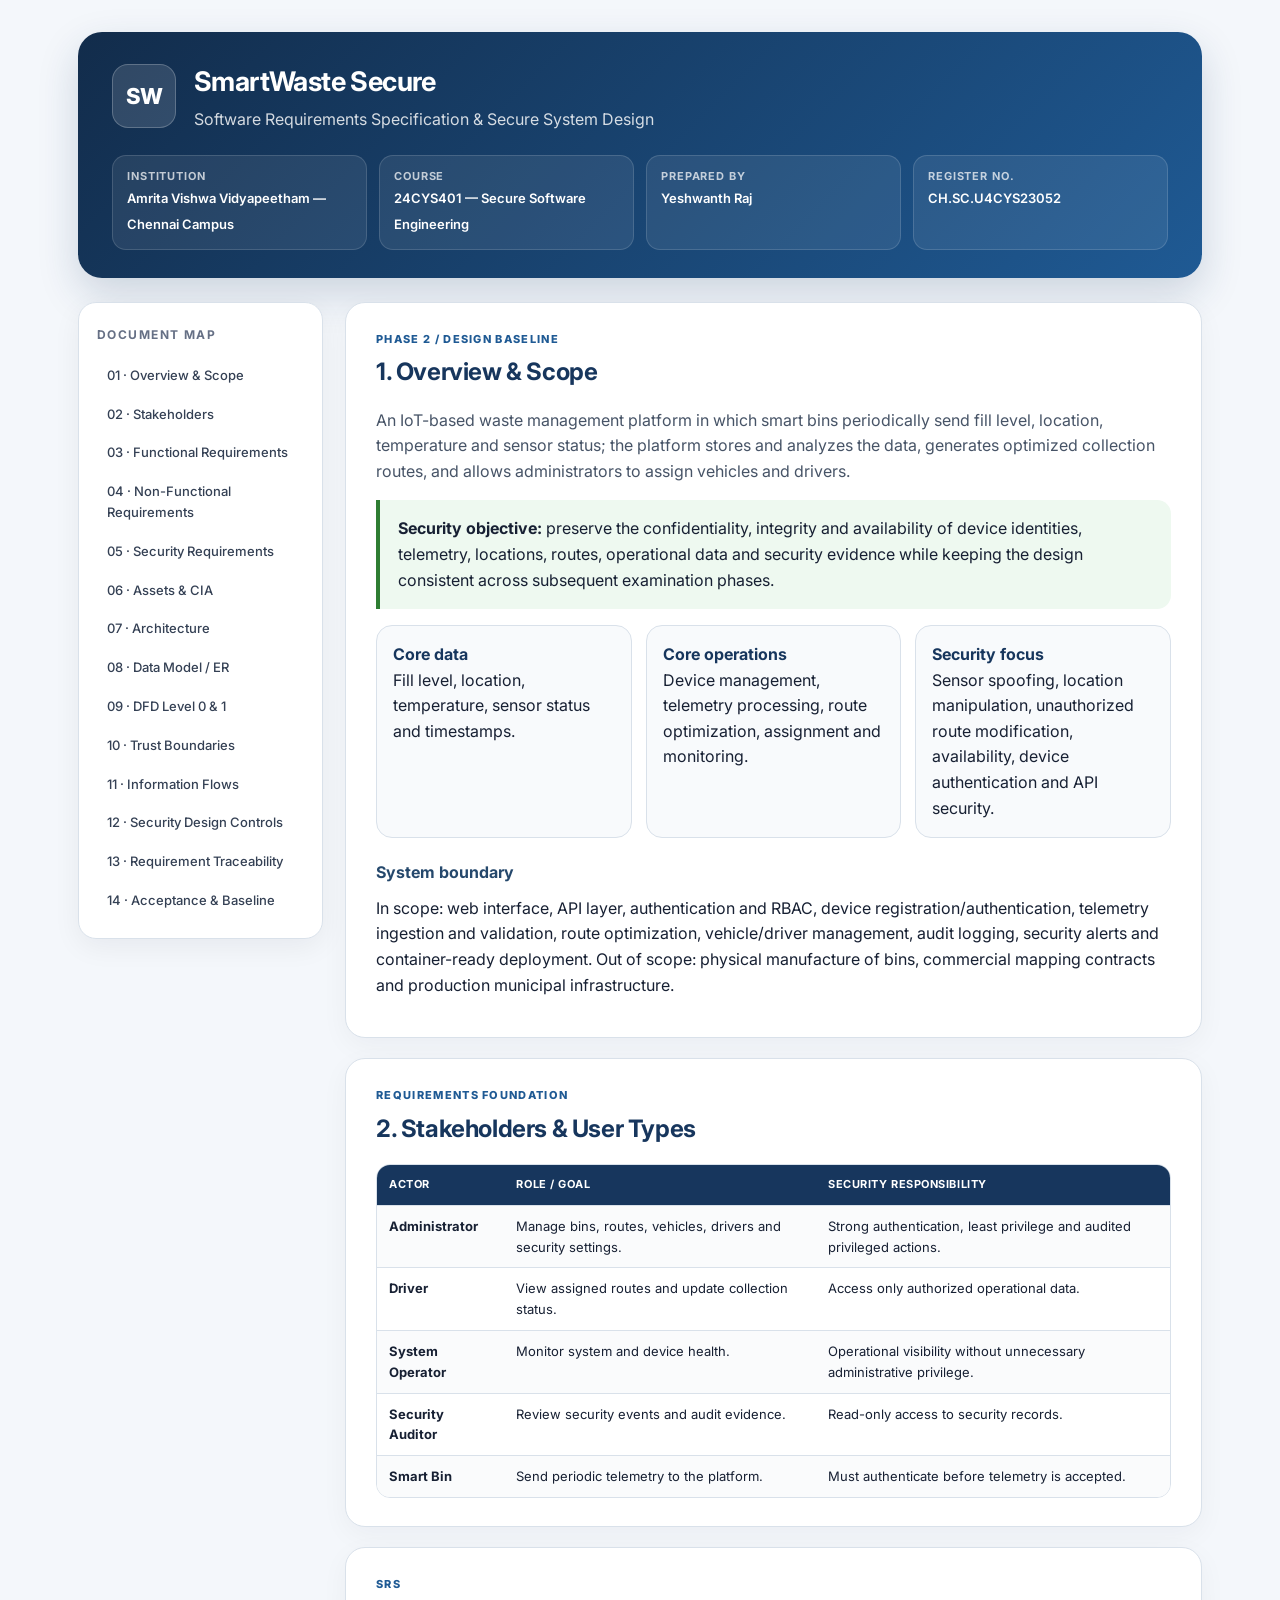
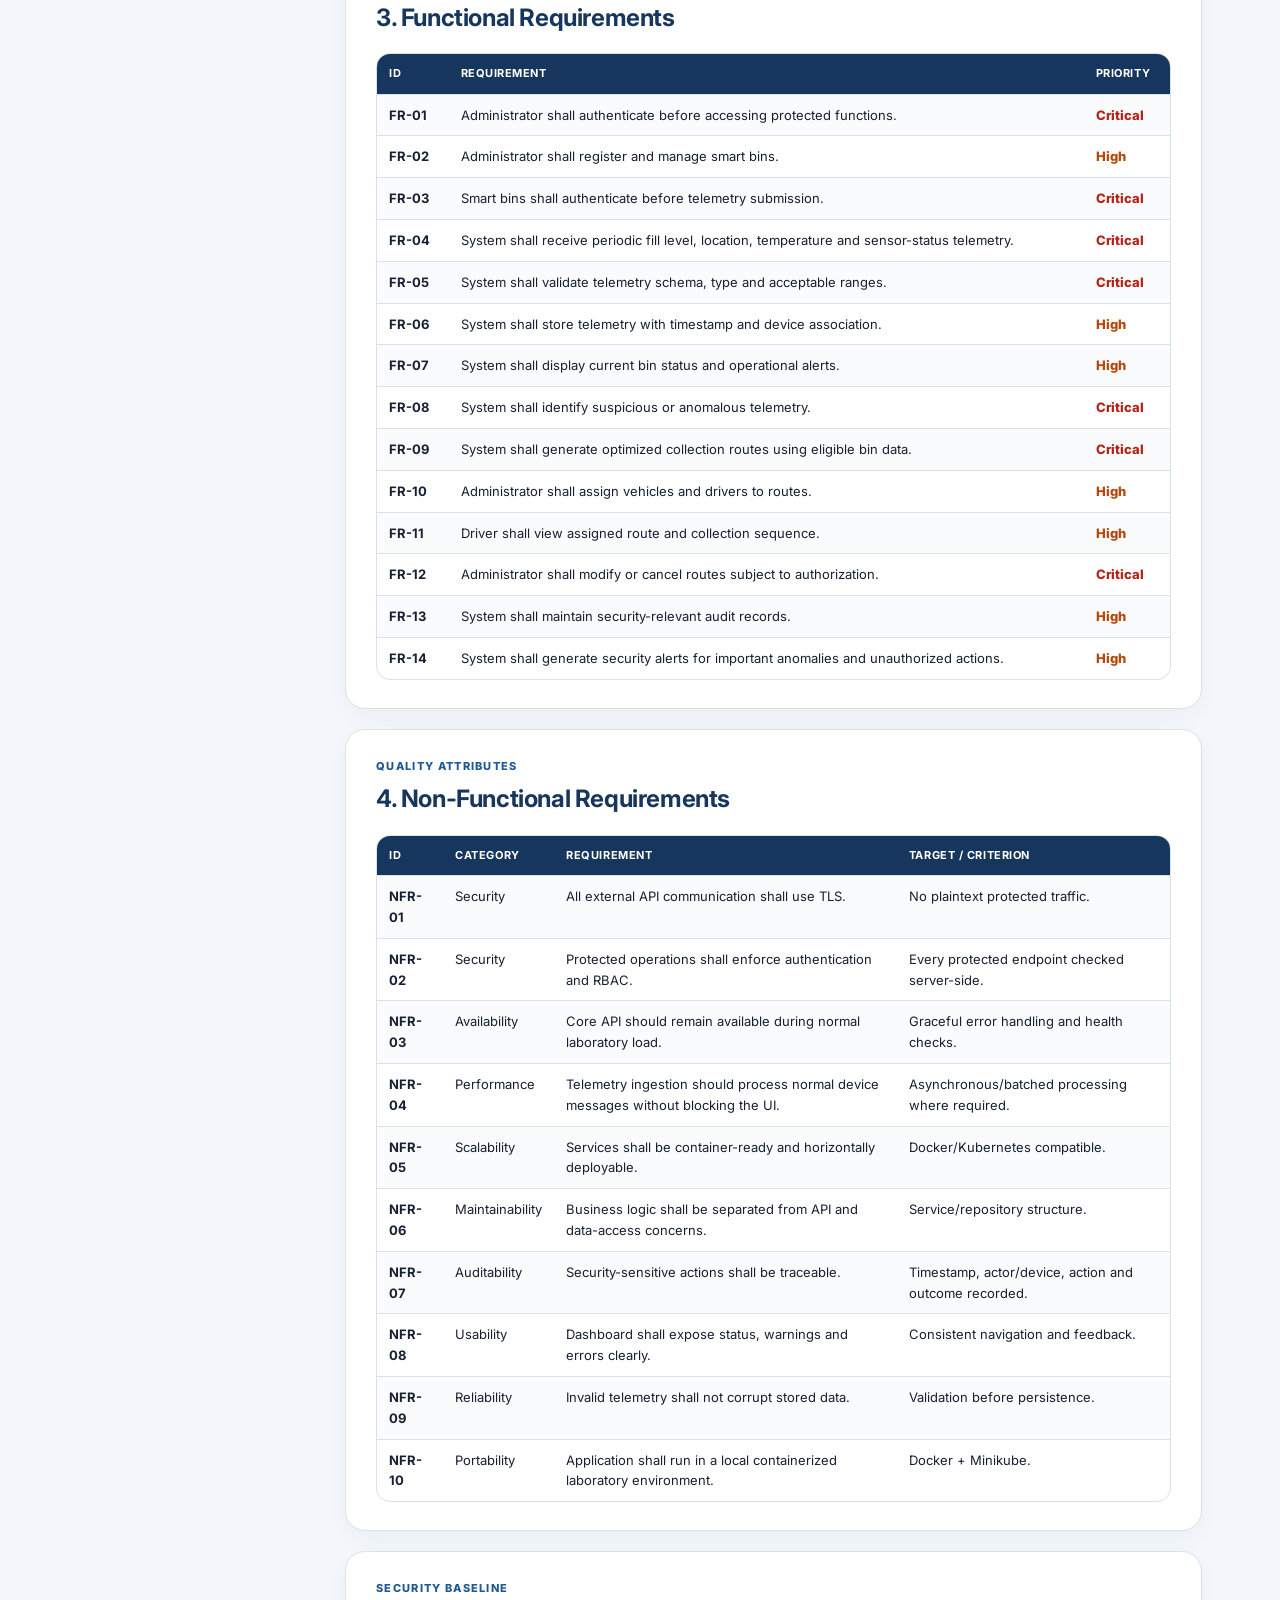
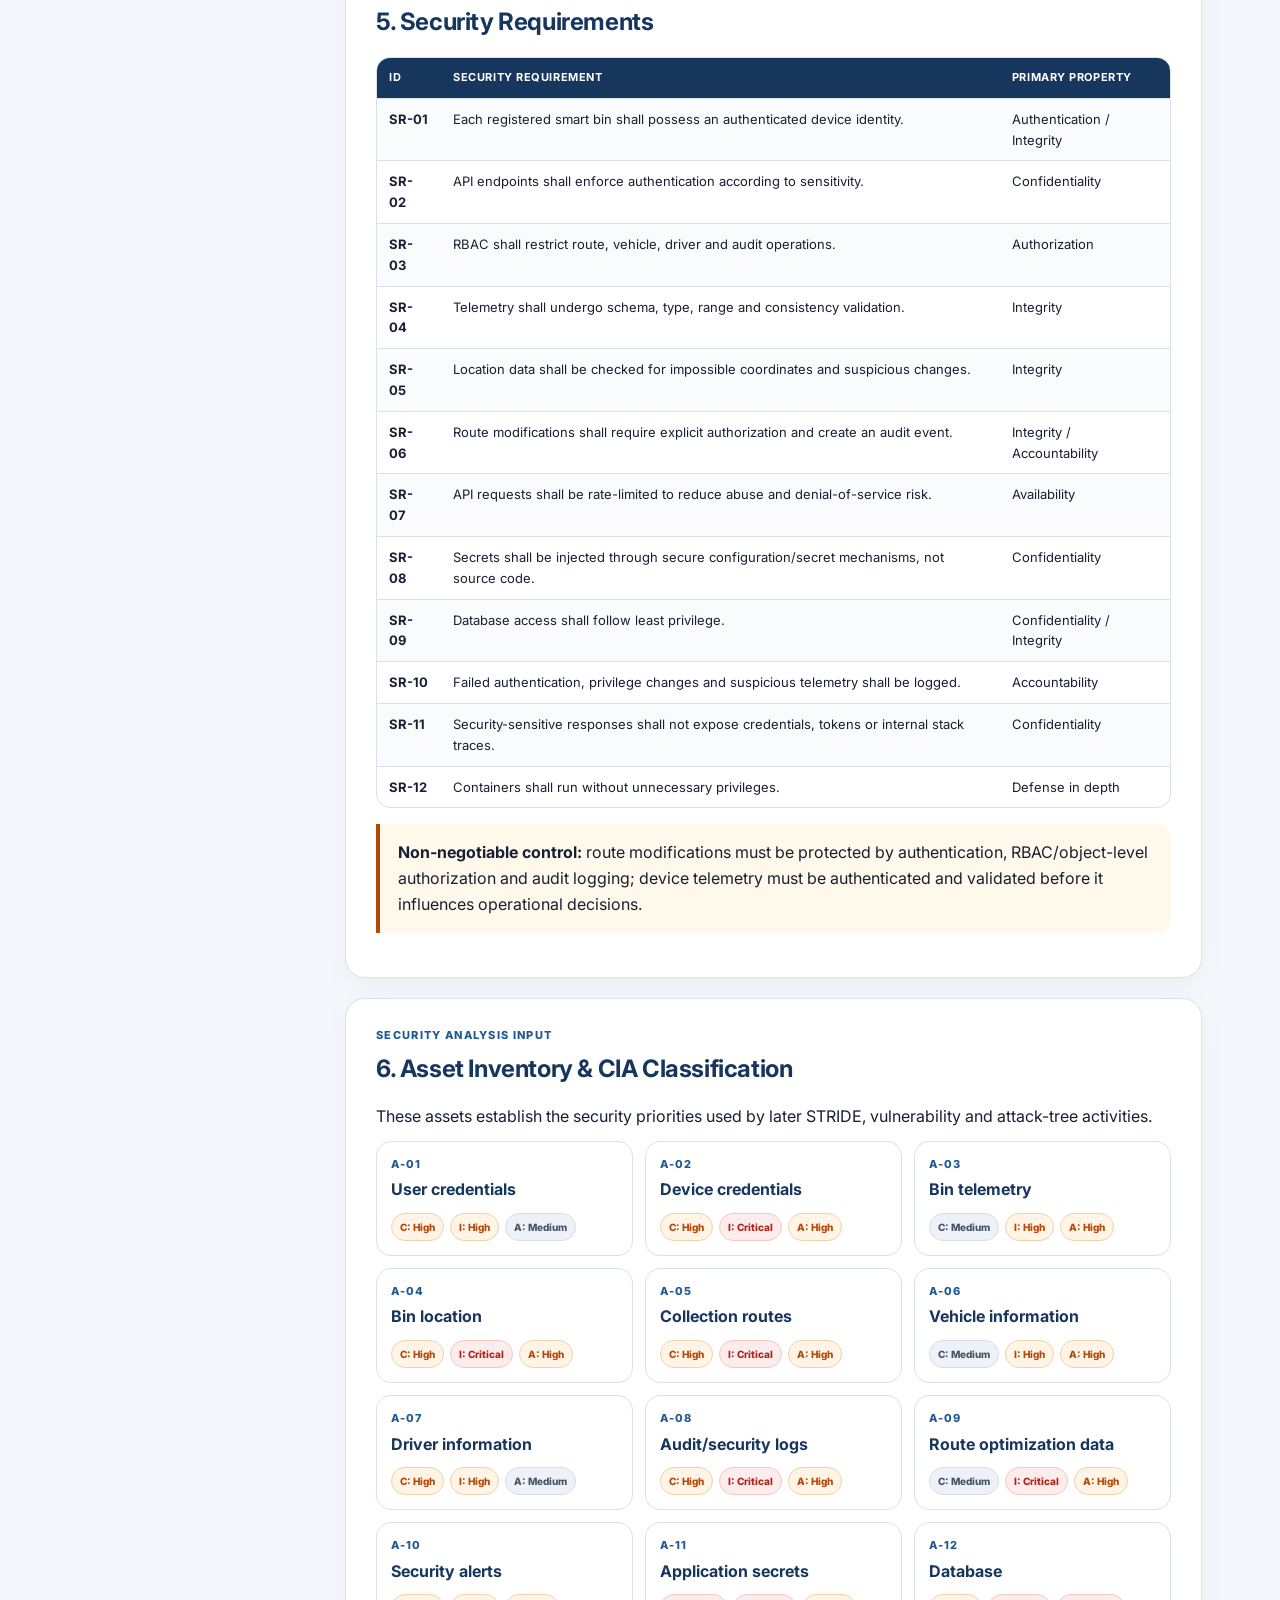
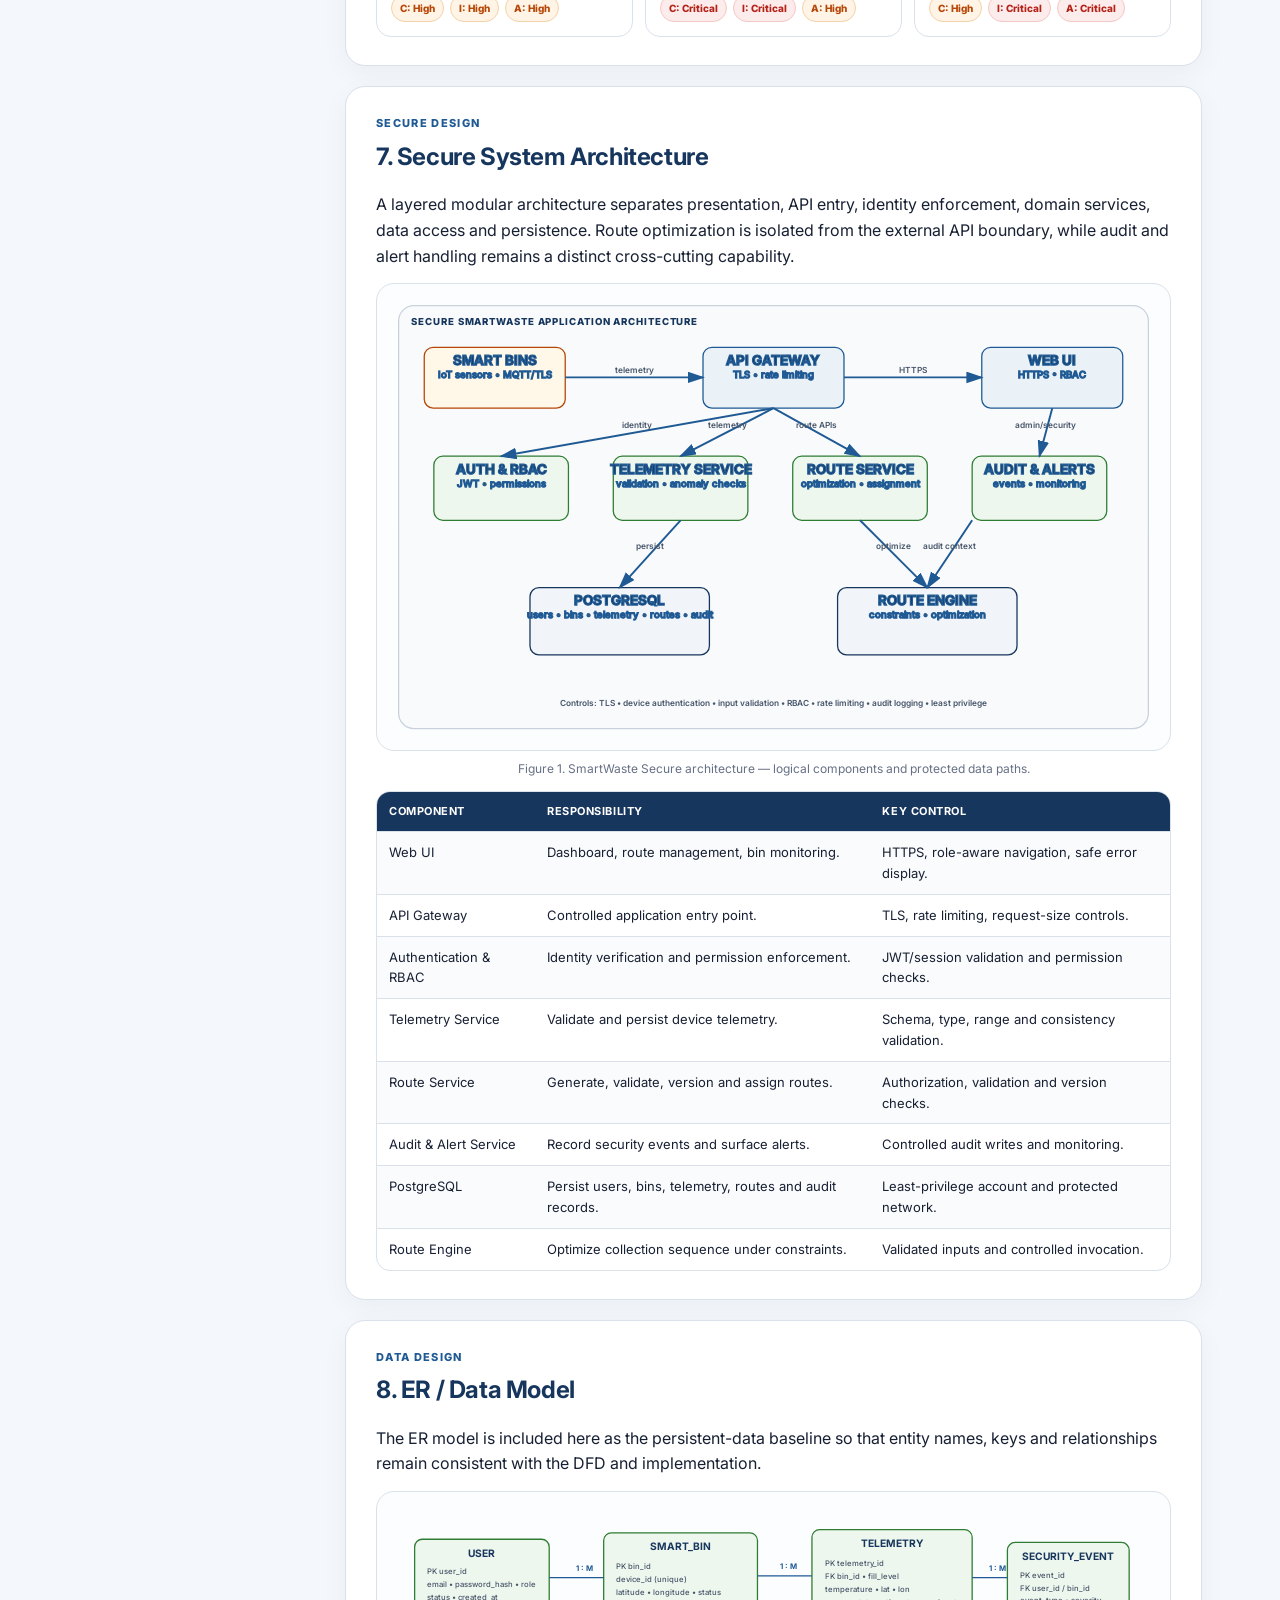
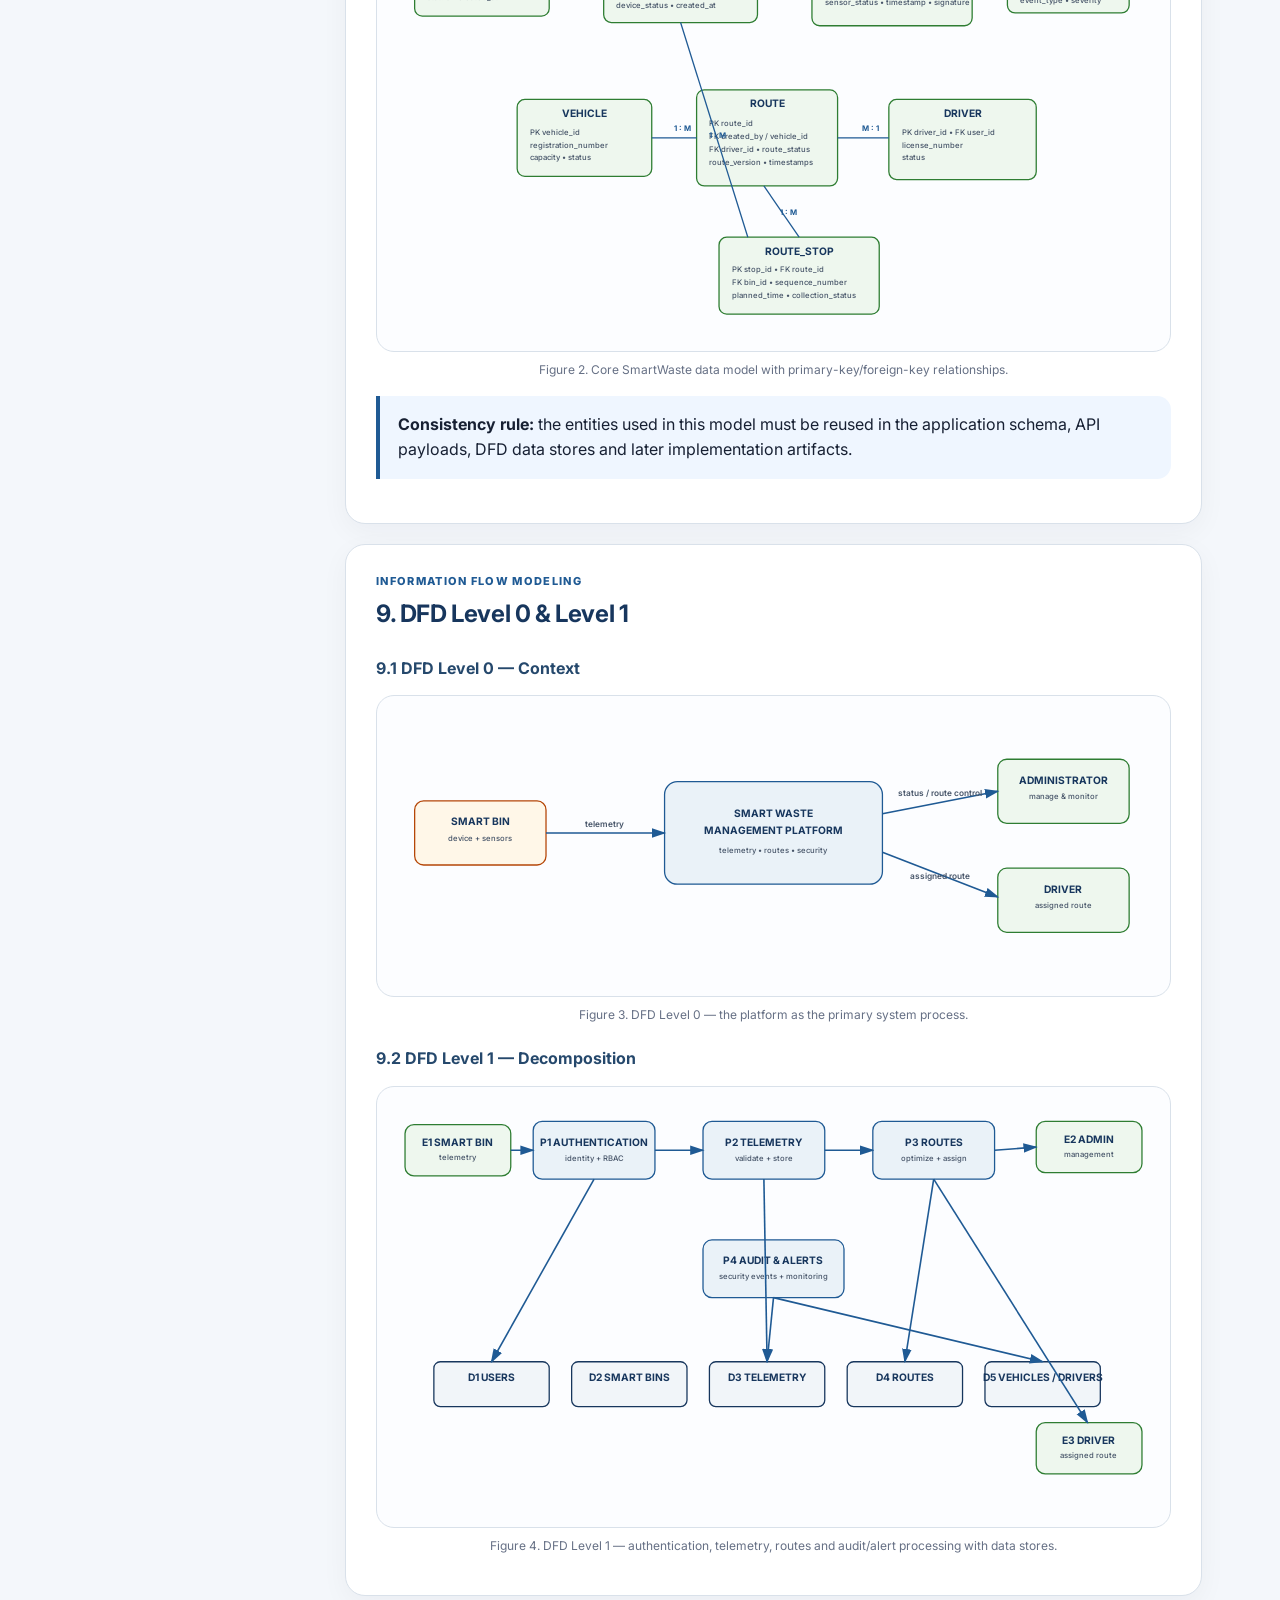
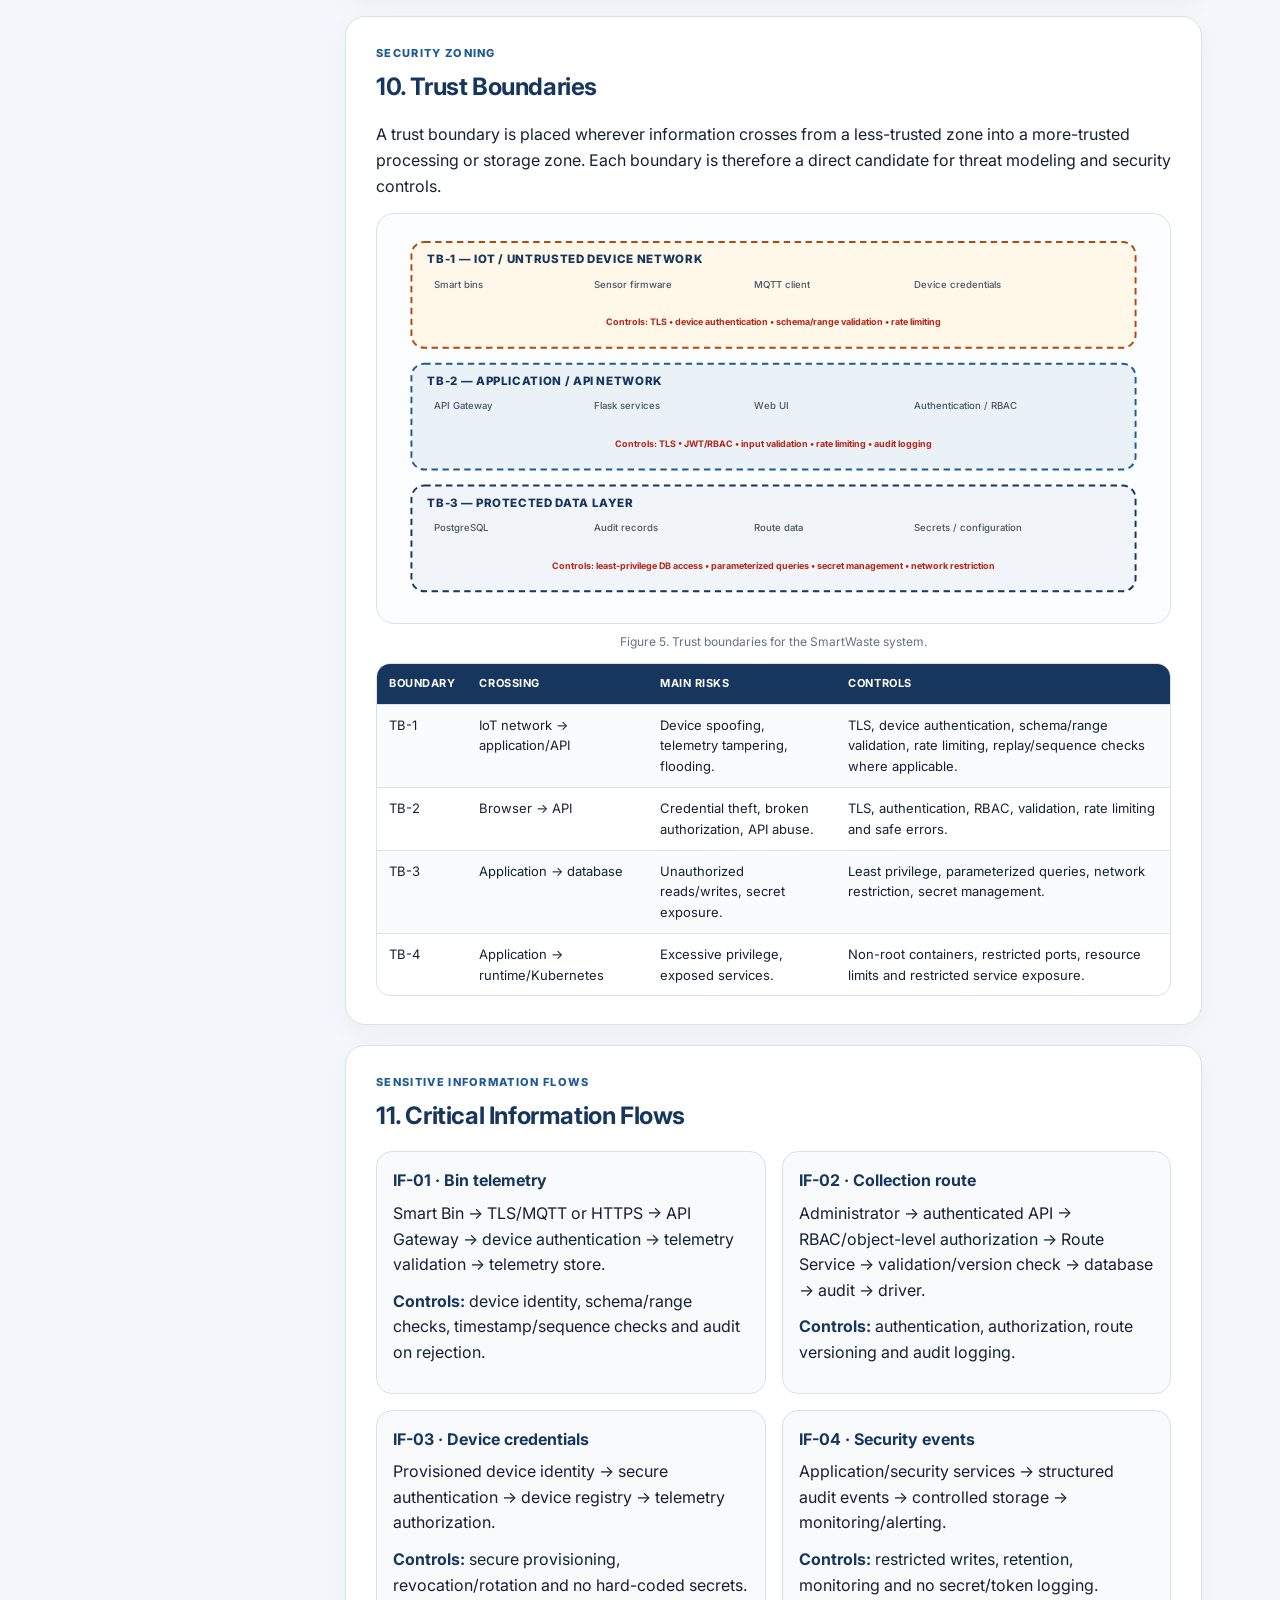
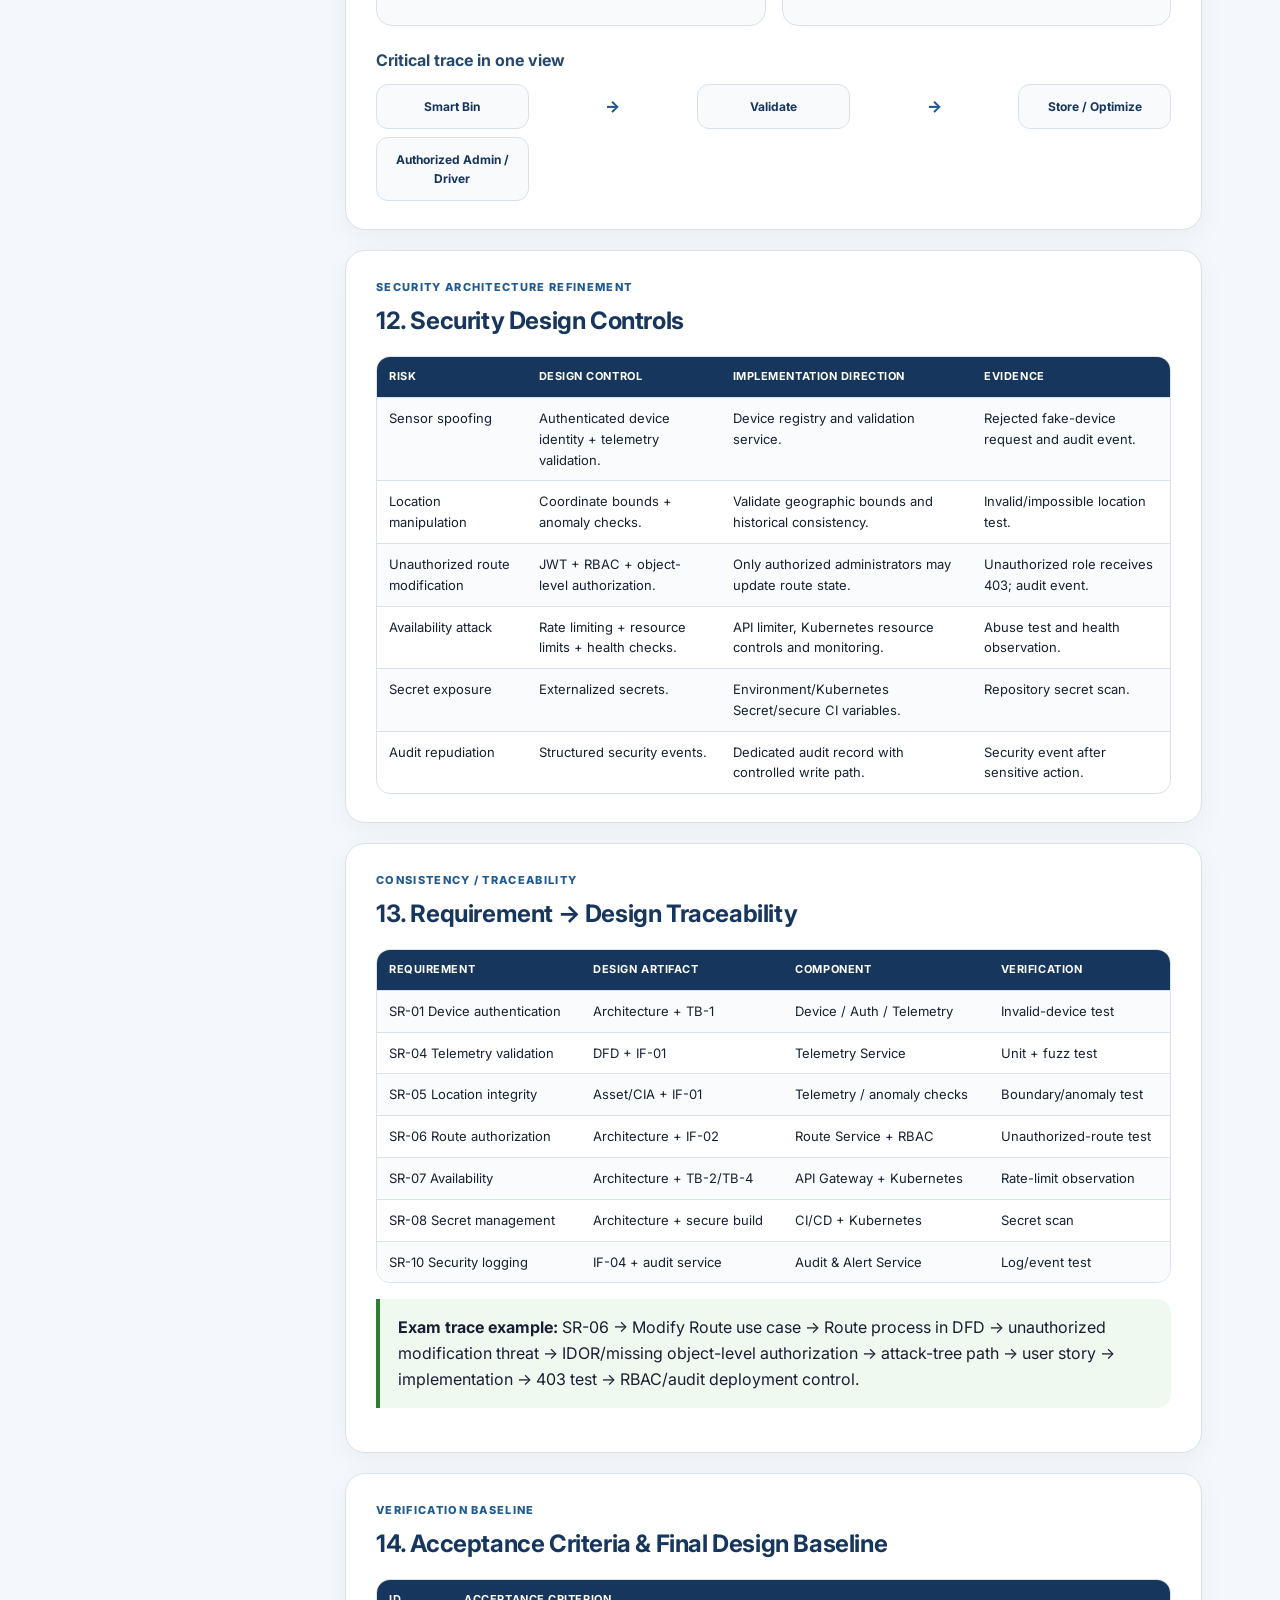
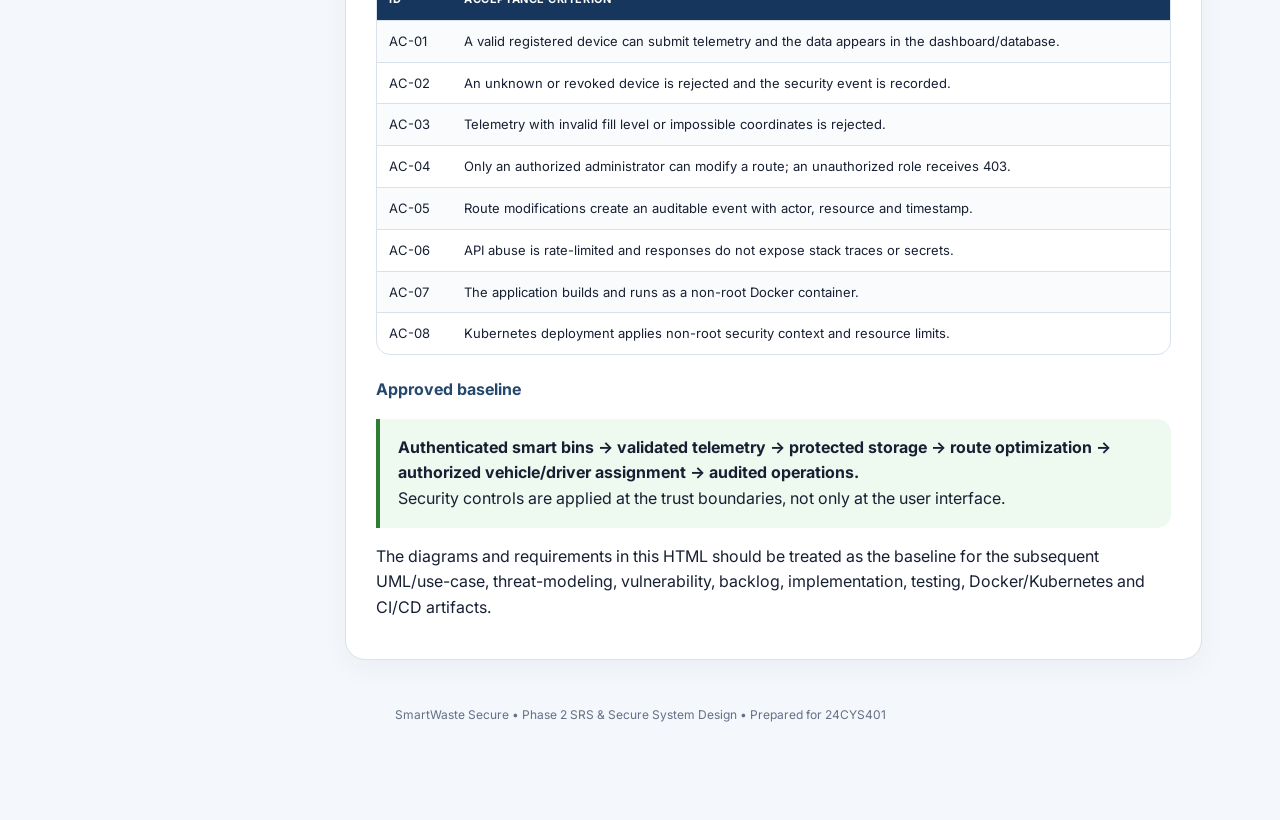
<file: reports/SmartWaste_Phase2_SRS_Design_Professional.html>
<!doctype html>
<html lang="en">
<head>
<meta charset="utf-8">
<meta name="viewport" content="width=device-width, initial-scale=1">
<title>SmartWaste Secure — Phase 2 SRS & Secure System Design</title>
<style>
@import url('https://fonts.googleapis.com/css2?family=Inter:wght@400;500;600;700;800&display=swap');
:root {
  --navy:#17365D; --blue:#1F5A94; --ink:#172033; --muted:#667085;
  --line:#D9E1EA; --bg:#F4F7FB; --card:#FFFFFF; --accent:#2E7D32;
  --amber:#B54708; --danger:#B42318;
}
*{box-sizing:border-box}
html{scroll-behavior:smooth}
body{margin:0;background:var(--bg);color:var(--ink);font-family:Inter,Arial,sans-serif;line-height:1.6}
a{color:var(--blue);text-decoration:none}
a:hover{text-decoration:underline}
.page{max-width:1180px;margin:0 auto;padding:32px 28px 70px}
.topbar{background:linear-gradient(135deg,#122C4B,#1F5A94);color:#fff;padding:28px 34px;border-radius:24px;box-shadow:0 16px 40px rgba(23,54,93,.18)}
.brand{display:flex;align-items:center;gap:18px}
.mark{width:64px;height:64px;border-radius:16px;background:rgba(255,255,255,.13);display:grid;place-items:center;font-weight:800;font-size:22px;letter-spacing:-1px;border:1px solid rgba(255,255,255,.22)}
.brand h1{margin:0;font-size:27px;letter-spacing:-.6px}
.brand p{margin:4px 0 0;opacity:.82}
.meta{display:grid;grid-template-columns:repeat(4,1fr);gap:12px;margin-top:22px}
.meta .item{background:rgba(255,255,255,.08);border:1px solid rgba(255,255,255,.14);padding:12px 14px;border-radius:14px}
.meta b{display:block;font-size:11px;text-transform:uppercase;letter-spacing:.08em;opacity:.72}
.meta span{font-size:13px;font-weight:600}
.layout{display:grid;grid-template-columns:245px 1fr;gap:22px;margin-top:24px}
.toc{position:sticky;top:18px;align-self:start;background:#fff;border:1px solid var(--line);border-radius:18px;padding:18px;box-shadow:0 8px 28px rgba(16,24,40,.06)}
.toc h3{font-size:12px;text-transform:uppercase;letter-spacing:.12em;color:var(--muted);margin:4px 0 12px}
.toc a{display:block;padding:9px 10px;border-radius:9px;color:#344054;font-size:13px;font-weight:500}
.toc a:hover{background:#F2F6FA;color:var(--navy);text-decoration:none}
.content{min-width:0}
.section{background:var(--card);border:1px solid var(--line);border-radius:20px;padding:28px 30px;margin-bottom:20px;box-shadow:0 8px 28px rgba(16,24,40,.045)}
.kicker{font-size:11px;text-transform:uppercase;letter-spacing:.12em;color:var(--blue);font-weight:800}
h2{font-size:24px;color:var(--navy);margin:5px 0 16px;letter-spacing:-.4px}
h3{font-size:16px;color:#25486C;margin:22px 0 10px}
p{margin:7px 0 11px}
.lead{font-size:16px;color:#475467}
.grid-2{display:grid;grid-template-columns:1fr 1fr;gap:16px}
.grid-3{display:grid;grid-template-columns:repeat(3,1fr);gap:14px}
.info-card{background:#F8FAFC;border:1px solid var(--line);border-radius:16px;padding:16px}
.info-card strong{color:var(--navy)}
table{width:100%;border-collapse:separate;border-spacing:0;overflow:hidden;border:1px solid var(--line);border-radius:14px;font-size:13px}
th{background:var(--navy);color:#fff;text-align:left;padding:11px 12px;font-size:11px;text-transform:uppercase;letter-spacing:.05em}
td{padding:10px 12px;border-top:1px solid var(--line);vertical-align:top}
tr:nth-child(even) td{background:#FAFBFC}
.priority{font-weight:800}
.priority.critical{color:var(--danger)} .priority.high{color:var(--amber)} .priority.medium{color:#475467}
.callout{border-left:4px solid var(--blue);background:#EFF6FF;padding:16px 18px;border-radius:0 14px 14px 0;margin:16px 0}
.warn{border-left-color:var(--amber);background:#FFF9EB}
.ok{border-left-color:var(--accent);background:#EEF9F0}
.figure{border:1px solid var(--line);border-radius:18px;background:#FCFDFF;padding:12px;margin:14px 0 8px;overflow:hidden}
.figure svg{display:block;width:100%;height:auto}
.caption{font-size:12px;color:var(--muted);text-align:center;margin:6px 0 12px}
.asset-grid{display:grid;grid-template-columns:repeat(3,1fr);gap:12px}
.asset-card{border:1px solid var(--line);background:#fff;border-radius:15px;padding:14px}
.asset-id{font-size:11px;font-weight:800;color:var(--blue);letter-spacing:.08em}
.asset-name{font-weight:700;margin:4px 0 10px;color:var(--navy)}
.cia{display:flex;gap:6px;flex-wrap:wrap}
.chip{font-size:10px;font-weight:800;border-radius:999px;padding:5px 8px;border:1px solid}
.chip.critical{background:#FDECEC;color:#B42318;border-color:#F3C7C4}
.chip.high{background:#FFF4E5;color:#B54708;border-color:#F2D2A8}
.chip.medium{background:#EEF2F6;color:#475467;border-color:#D7DEE7}
.numbered{counter-reset:item;list-style:none;padding:0;margin:10px 0}
.numbered li{counter-increment:item;padding:11px 12px 11px 42px;position:relative;border-bottom:1px solid #EEF2F6}
.numbered li:before{content:counter(item);position:absolute;left:10px;top:9px;width:24px;height:24px;border-radius:8px;background:#EAF2F8;color:var(--blue);font-weight:800;display:grid;place-items:center;font-size:11px}
.mini-flow{display:grid;grid-template-columns:repeat(5,1fr);gap:8px;align-items:center}
.mini-flow .step{padding:12px;border:1px solid var(--line);background:#F8FAFC;border-radius:12px;text-align:center;font-size:12px;font-weight:700;color:var(--navy)}
.mini-flow .arrow{text-align:center;color:var(--blue);font-weight:800}
.footer{text-align:center;color:var(--muted);font-size:12px;padding:25px 0}
@media(max-width:900px){.layout{grid-template-columns:1fr}.toc{position:static}.meta{grid-template-columns:1fr 1fr}.grid-2,.grid-3,.asset-grid{grid-template-columns:1fr}}
@media print {
 body{background:#fff} .page{max-width:none;padding:0} .topbar{box-shadow:none} .toc{display:none}
 .layout{display:block} .section{box-shadow:none;break-inside:avoid} .figure{break-inside:avoid}
 a{color:inherit} 
}
</style>
</head>
<body>
<div class="page">
  <header class="topbar">
    <div class="brand">
      <div class="mark">SW</div>
      <div>
        <h1>SmartWaste Secure</h1>
        <p>Software Requirements Specification &amp; Secure System Design</p>
      </div>
    </div>
    <div class="meta">
      <div class="item"><b>Institution</b><span>Amrita Vishwa Vidyapeetham — Chennai Campus</span></div>
      <div class="item"><b>Course</b><span>24CYS401 — Secure Software Engineering</span></div>
      <div class="item"><b>Prepared by</b><span>Yeshwanth Raj</span></div>
      <div class="item"><b>Register No.</b><span>CH.SC.U4CYS23052</span></div>
    </div>
  </header>

  <div class="layout">
    <aside class="toc">
      <h3>Document Map</h3>
      <a href="#overview">01 · Overview &amp; Scope</a>
      <a href="#stakeholders">02 · Stakeholders</a>
      <a href="#functional">03 · Functional Requirements</a>
      <a href="#nonfunctional">04 · Non-Functional Requirements</a>
      <a href="#security">05 · Security Requirements</a>
      <a href="#assets">06 · Assets &amp; CIA</a>
      <a href="#architecture">07 · Architecture</a>
      <a href="#erd">08 · Data Model / ER</a>
      <a href="#dfd">09 · DFD Level 0 &amp; 1</a>
      <a href="#trust">10 · Trust Boundaries</a>
      <a href="#flows">11 · Information Flows</a>
      <a href="#controls">12 · Security Design Controls</a>
      <a href="#trace">13 · Requirement Traceability</a>
      <a href="#acceptance">14 · Acceptance &amp; Baseline</a>
    </aside>

    <main class="content">
      <section class="section" id="overview">
        <div class="kicker">Phase 2 / Design Baseline</div>
        <h2>1. Overview &amp; Scope</h2>
        <p class="lead">An IoT-based waste management platform in which smart bins periodically send fill level, location, temperature and sensor status; the platform stores and analyzes the data, generates optimized collection routes, and allows administrators to assign vehicles and drivers.</p>
        <div class="callout ok"><strong>Security objective:</strong> preserve the confidentiality, integrity and availability of device identities, telemetry, locations, routes, operational data and security evidence while keeping the design consistent across subsequent examination phases.</div>
        <div class="grid-3">
          <div class="info-card"><strong>Core data</strong><br>Fill level, location, temperature, sensor status and timestamps.</div>
          <div class="info-card"><strong>Core operations</strong><br>Device management, telemetry processing, route optimization, assignment and monitoring.</div>
          <div class="info-card"><strong>Security focus</strong><br>Sensor spoofing, location manipulation, unauthorized route modification, availability, device authentication and API security.</div>
        </div>
        <h3>System boundary</h3>
        <p>In scope: web interface, API layer, authentication and RBAC, device registration/authentication, telemetry ingestion and validation, route optimization, vehicle/driver management, audit logging, security alerts and container-ready deployment. Out of scope: physical manufacture of bins, commercial mapping contracts and production municipal infrastructure.</p>
      </section>

      <section class="section" id="stakeholders">
        <div class="kicker">Requirements foundation</div>
        <h2>2. Stakeholders &amp; User Types</h2>
        <table>
          <tr><th>Actor</th><th>Role / Goal</th><th>Security Responsibility</th></tr>
          <tr><td><strong>Administrator</strong></td><td>Manage bins, routes, vehicles, drivers and security settings.</td><td>Strong authentication, least privilege and audited privileged actions.</td></tr>
          <tr><td><strong>Driver</strong></td><td>View assigned routes and update collection status.</td><td>Access only authorized operational data.</td></tr>
          <tr><td><strong>System Operator</strong></td><td>Monitor system and device health.</td><td>Operational visibility without unnecessary administrative privilege.</td></tr>
          <tr><td><strong>Security Auditor</strong></td><td>Review security events and audit evidence.</td><td>Read-only access to security records.</td></tr>
          <tr><td><strong>Smart Bin</strong></td><td>Send periodic telemetry to the platform.</td><td>Must authenticate before telemetry is accepted.</td></tr>
        </table>
      </section>

      <section class="section" id="functional">
        <div class="kicker">SRS</div>
        <h2>3. Functional Requirements</h2>
        <table>
          <tr><th>ID</th><th>Requirement</th><th>Priority</th></tr>
          <tr><td><strong>FR-01</strong></td><td>Administrator shall authenticate before accessing protected functions.</td><td class="priority critical">Critical</td></tr><tr><td><strong>FR-02</strong></td><td>Administrator shall register and manage smart bins.</td><td class="priority high">High</td></tr><tr><td><strong>FR-03</strong></td><td>Smart bins shall authenticate before telemetry submission.</td><td class="priority critical">Critical</td></tr><tr><td><strong>FR-04</strong></td><td>System shall receive periodic fill level, location, temperature and sensor-status telemetry.</td><td class="priority critical">Critical</td></tr><tr><td><strong>FR-05</strong></td><td>System shall validate telemetry schema, type and acceptable ranges.</td><td class="priority critical">Critical</td></tr><tr><td><strong>FR-06</strong></td><td>System shall store telemetry with timestamp and device association.</td><td class="priority high">High</td></tr><tr><td><strong>FR-07</strong></td><td>System shall display current bin status and operational alerts.</td><td class="priority high">High</td></tr><tr><td><strong>FR-08</strong></td><td>System shall identify suspicious or anomalous telemetry.</td><td class="priority critical">Critical</td></tr><tr><td><strong>FR-09</strong></td><td>System shall generate optimized collection routes using eligible bin data.</td><td class="priority critical">Critical</td></tr><tr><td><strong>FR-10</strong></td><td>Administrator shall assign vehicles and drivers to routes.</td><td class="priority high">High</td></tr><tr><td><strong>FR-11</strong></td><td>Driver shall view assigned route and collection sequence.</td><td class="priority high">High</td></tr><tr><td><strong>FR-12</strong></td><td>Administrator shall modify or cancel routes subject to authorization.</td><td class="priority critical">Critical</td></tr><tr><td><strong>FR-13</strong></td><td>System shall maintain security-relevant audit records.</td><td class="priority high">High</td></tr><tr><td><strong>FR-14</strong></td><td>System shall generate security alerts for important anomalies and unauthorized actions.</td><td class="priority high">High</td></tr>
        </table>
      </section>

      <section class="section" id="nonfunctional">
        <div class="kicker">Quality attributes</div>
        <h2>4. Non-Functional Requirements</h2>
        <table>
          <tr><th>ID</th><th>Category</th><th>Requirement</th><th>Target / Criterion</th></tr>
          <tr><td><strong>NFR-01</strong></td><td>Security</td><td>All external API communication shall use TLS.</td><td>No plaintext protected traffic.</td></tr><tr><td><strong>NFR-02</strong></td><td>Security</td><td>Protected operations shall enforce authentication and RBAC.</td><td>Every protected endpoint checked server-side.</td></tr><tr><td><strong>NFR-03</strong></td><td>Availability</td><td>Core API should remain available during normal laboratory load.</td><td>Graceful error handling and health checks.</td></tr><tr><td><strong>NFR-04</strong></td><td>Performance</td><td>Telemetry ingestion should process normal device messages without blocking the UI.</td><td>Asynchronous/batched processing where required.</td></tr><tr><td><strong>NFR-05</strong></td><td>Scalability</td><td>Services shall be container-ready and horizontally deployable.</td><td>Docker/Kubernetes compatible.</td></tr><tr><td><strong>NFR-06</strong></td><td>Maintainability</td><td>Business logic shall be separated from API and data-access concerns.</td><td>Service/repository structure.</td></tr><tr><td><strong>NFR-07</strong></td><td>Auditability</td><td>Security-sensitive actions shall be traceable.</td><td>Timestamp, actor/device, action and outcome recorded.</td></tr><tr><td><strong>NFR-08</strong></td><td>Usability</td><td>Dashboard shall expose status, warnings and errors clearly.</td><td>Consistent navigation and feedback.</td></tr><tr><td><strong>NFR-09</strong></td><td>Reliability</td><td>Invalid telemetry shall not corrupt stored data.</td><td>Validation before persistence.</td></tr><tr><td><strong>NFR-10</strong></td><td>Portability</td><td>Application shall run in a local containerized laboratory environment.</td><td>Docker + Minikube.</td></tr>
        </table>
      </section>

      <section class="section" id="security">
        <div class="kicker">Security baseline</div>
        <h2>5. Security Requirements</h2>
        <table>
          <tr><th>ID</th><th>Security Requirement</th><th>Primary Property</th></tr>
          <tr><td><strong>SR-01</strong></td><td>Each registered smart bin shall possess an authenticated device identity.</td><td>Authentication / Integrity</td></tr><tr><td><strong>SR-02</strong></td><td>API endpoints shall enforce authentication according to sensitivity.</td><td>Confidentiality</td></tr><tr><td><strong>SR-03</strong></td><td>RBAC shall restrict route, vehicle, driver and audit operations.</td><td>Authorization</td></tr><tr><td><strong>SR-04</strong></td><td>Telemetry shall undergo schema, type, range and consistency validation.</td><td>Integrity</td></tr><tr><td><strong>SR-05</strong></td><td>Location data shall be checked for impossible coordinates and suspicious changes.</td><td>Integrity</td></tr><tr><td><strong>SR-06</strong></td><td>Route modifications shall require explicit authorization and create an audit event.</td><td>Integrity / Accountability</td></tr><tr><td><strong>SR-07</strong></td><td>API requests shall be rate-limited to reduce abuse and denial-of-service risk.</td><td>Availability</td></tr><tr><td><strong>SR-08</strong></td><td>Secrets shall be injected through secure configuration/secret mechanisms, not source code.</td><td>Confidentiality</td></tr><tr><td><strong>SR-09</strong></td><td>Database access shall follow least privilege.</td><td>Confidentiality / Integrity</td></tr><tr><td><strong>SR-10</strong></td><td>Failed authentication, privilege changes and suspicious telemetry shall be logged.</td><td>Accountability</td></tr><tr><td><strong>SR-11</strong></td><td>Security-sensitive responses shall not expose credentials, tokens or internal stack traces.</td><td>Confidentiality</td></tr><tr><td><strong>SR-12</strong></td><td>Containers shall run without unnecessary privileges.</td><td>Defense in depth</td></tr>
        </table>
        <div class="callout warn"><strong>Non-negotiable control:</strong> route modifications must be protected by authentication, RBAC/object-level authorization and audit logging; device telemetry must be authenticated and validated before it influences operational decisions.</div>
      </section>

      <section class="section" id="assets">
        <div class="kicker">Security analysis input</div>
        <h2>6. Asset Inventory &amp; CIA Classification</h2>
        <p>These assets establish the security priorities used by later STRIDE, vulnerability and attack-tree activities.</p>
        <div class="asset-grid"><div class="asset-card">
      <div class="asset-id">A-01</div>
      <div class="asset-name">User credentials</div>
      <div class="cia">
        <span class="chip high">C: High</span>
        <span class="chip high">I: High</span>
        <span class="chip medium">A: Medium</span>
      </div>
    </div><div class="asset-card">
      <div class="asset-id">A-02</div>
      <div class="asset-name">Device credentials</div>
      <div class="cia">
        <span class="chip high">C: High</span>
        <span class="chip critical">I: Critical</span>
        <span class="chip high">A: High</span>
      </div>
    </div><div class="asset-card">
      <div class="asset-id">A-03</div>
      <div class="asset-name">Bin telemetry</div>
      <div class="cia">
        <span class="chip medium">C: Medium</span>
        <span class="chip high">I: High</span>
        <span class="chip high">A: High</span>
      </div>
    </div><div class="asset-card">
      <div class="asset-id">A-04</div>
      <div class="asset-name">Bin location</div>
      <div class="cia">
        <span class="chip high">C: High</span>
        <span class="chip critical">I: Critical</span>
        <span class="chip high">A: High</span>
      </div>
    </div><div class="asset-card">
      <div class="asset-id">A-05</div>
      <div class="asset-name">Collection routes</div>
      <div class="cia">
        <span class="chip high">C: High</span>
        <span class="chip critical">I: Critical</span>
        <span class="chip high">A: High</span>
      </div>
    </div><div class="asset-card">
      <div class="asset-id">A-06</div>
      <div class="asset-name">Vehicle information</div>
      <div class="cia">
        <span class="chip medium">C: Medium</span>
        <span class="chip high">I: High</span>
        <span class="chip high">A: High</span>
      </div>
    </div><div class="asset-card">
      <div class="asset-id">A-07</div>
      <div class="asset-name">Driver information</div>
      <div class="cia">
        <span class="chip high">C: High</span>
        <span class="chip high">I: High</span>
        <span class="chip medium">A: Medium</span>
      </div>
    </div><div class="asset-card">
      <div class="asset-id">A-08</div>
      <div class="asset-name">Audit/security logs</div>
      <div class="cia">
        <span class="chip high">C: High</span>
        <span class="chip critical">I: Critical</span>
        <span class="chip high">A: High</span>
      </div>
    </div><div class="asset-card">
      <div class="asset-id">A-09</div>
      <div class="asset-name">Route optimization data</div>
      <div class="cia">
        <span class="chip medium">C: Medium</span>
        <span class="chip critical">I: Critical</span>
        <span class="chip high">A: High</span>
      </div>
    </div><div class="asset-card">
      <div class="asset-id">A-10</div>
      <div class="asset-name">Security alerts</div>
      <div class="cia">
        <span class="chip high">C: High</span>
        <span class="chip high">I: High</span>
        <span class="chip high">A: High</span>
      </div>
    </div><div class="asset-card">
      <div class="asset-id">A-11</div>
      <div class="asset-name">Application secrets</div>
      <div class="cia">
        <span class="chip critical">C: Critical</span>
        <span class="chip critical">I: Critical</span>
        <span class="chip high">A: High</span>
      </div>
    </div><div class="asset-card">
      <div class="asset-id">A-12</div>
      <div class="asset-name">Database</div>
      <div class="cia">
        <span class="chip high">C: High</span>
        <span class="chip critical">I: Critical</span>
        <span class="chip critical">A: Critical</span>
      </div>
    </div></div>
      </section>

      <section class="section" id="architecture">
        <div class="kicker">Secure design</div>
        <h2>7. Secure System Architecture</h2>
        <p>A layered modular architecture separates presentation, API entry, identity enforcement, domain services, data access and persistence. Route optimization is isolated from the external API boundary, while audit and alert handling remains a distinct cross-cutting capability.</p>
        <div class="figure">
<svg viewBox="0 0 1200 690" role="img" aria-label="SmartWaste Secure architecture diagram">
  <defs>
    <marker id="arrowA" markerWidth="10" markerHeight="10" refX="8" refY="3" orient="auto"><path d="M0,0 L0,6 L9,3 z" fill="#1F5A94"/></marker>
  </defs>
  <style>
    .zone{fill:#F8FAFC;stroke:#C9D2DC;stroke-width:2}
    .node rect{stroke-width:2}
    .node.blue rect{fill:#EAF2F8;stroke:#1F5A94}
    .node.green rect{fill:#EEF7EE;stroke:#2E7D32}
    .node.amber rect{fill:#FFF7E8;stroke:#B54708}
    .node.slate rect{fill:#F1F5F9;stroke:#17365D}
    .node-title{font:700 21px Inter,Arial;color:#17365D;fill:#17365D}
    .node-sub{font:500 15px Inter,Arial;fill:#475569}
    .zone-title{font:800 15px Inter,Arial;fill:#17365D;letter-spacing:1.4px}
    .arrow{stroke:#1F5A94;stroke-width:3;fill:none;marker-end:url(#arrowA)}
    .flow-label{font:600 13px Inter,Arial;fill:#475569}
  </style>
  <rect class="zone" x="15" y="15" width="1170" height="660" rx="24"/>
  <text class="zone-title" x="35" y="45">SECURE SMARTWASTE APPLICATION ARCHITECTURE</text>

  
      <g class="node amber">
        <rect x="55" y="80" width="220" height="95" rx="14"/>
        <text x="165.0" y="107" class="node-title" text-anchor="middle">SMART BINS</text>
        <text x='165.0' y='128' class='node-sub' text-anchor='middle'>IoT sensors • MQTT/TLS</text>
      </g>
  
      <g class="node blue">
        <rect x="490" y="80" width="220" height="95" rx="14"/>
        <text x="600.0" y="107" class="node-title" text-anchor="middle">API GATEWAY</text>
        <text x='600.0' y='128' class='node-sub' text-anchor='middle'>TLS • rate limiting</text>
      </g>
  
      <g class="node blue">
        <rect x="925" y="80" width="220" height="95" rx="14"/>
        <text x="1035.0" y="107" class="node-title" text-anchor="middle">WEB UI</text>
        <text x='1035.0' y='128' class='node-sub' text-anchor='middle'>HTTPS • RBAC</text>
      </g>
  
      <line class="arrow" x1="275" y1="127" x2="490" y2="127" />
      <text class='flow-label' x='382.5' y='120.0' text-anchor='middle'>telemetry</text>
  
      <line class="arrow" x1="710" y1="127" x2="925" y2="127" />
      <text class='flow-label' x='817.5' y='120.0' text-anchor='middle'>HTTPS</text>

  
      <g class="node green">
        <rect x="70" y="250" width="210" height="100" rx="14"/>
        <text x="175.0" y="277" class="node-title" text-anchor="middle">AUTH &amp; RBAC</text>
        <text x='175.0' y='298' class='node-sub' text-anchor='middle'>JWT • permissions</text>
      </g>
  
      <g class="node green">
        <rect x="350" y="250" width="210" height="100" rx="14"/>
        <text x="455.0" y="277" class="node-title" text-anchor="middle">TELEMETRY SERVICE</text>
        <text x='455.0' y='298' class='node-sub' text-anchor='middle'>validation • anomaly checks</text>
      </g>
  
      <g class="node green">
        <rect x="630" y="250" width="210" height="100" rx="14"/>
        <text x="735.0" y="277" class="node-title" text-anchor="middle">ROUTE SERVICE</text>
        <text x='735.0' y='298' class='node-sub' text-anchor='middle'>optimization • assignment</text>
      </g>
  
      <g class="node green">
        <rect x="910" y="250" width="210" height="100" rx="14"/>
        <text x="1015.0" y="277" class="node-title" text-anchor="middle">AUDIT &amp; ALERTS</text>
        <text x='1015.0' y='298' class='node-sub' text-anchor='middle'>events • monitoring</text>
      </g>
  
      <line class="arrow" x1="600" y1="175" x2="175" y2="250" />
      <text class='flow-label' x='387.5' y='205.5' text-anchor='middle'>identity</text>
  
      <line class="arrow" x1="600" y1="175" x2="455" y2="250" />
      <text class='flow-label' x='527.5' y='205.5' text-anchor='middle'>telemetry</text>
  
      <line class="arrow" x1="600" y1="175" x2="735" y2="250" />
      <text class='flow-label' x='667.5' y='205.5' text-anchor='middle'>route APIs</text>
  
      <line class="arrow" x1="1035" y1="175" x2="1015" y2="250" />
      <text class='flow-label' x='1025.0' y='205.5' text-anchor='middle'>admin/security</text>

  
      <g class="node slate">
        <rect x="220" y="455" width="280" height="105" rx="14"/>
        <text x="360.0" y="482" class="node-title" text-anchor="middle">POSTGRESQL</text>
        <text x='360.0' y='503' class='node-sub' text-anchor='middle'>users • bins • telemetry • routes • audit</text>
      </g>
  
      <g class="node slate">
        <rect x="700" y="455" width="280" height="105" rx="14"/>
        <text x="840.0" y="482" class="node-title" text-anchor="middle">ROUTE ENGINE</text>
        <text x='840.0' y='503' class='node-sub' text-anchor='middle'>constraints • optimization</text>
      </g>
  
      <line class="arrow" x1="455" y1="350" x2="360" y2="455" />
      <text class='flow-label' x='407.5' y='395.5' text-anchor='middle'>persist</text>
  
      <line class="arrow" x1="735" y1="350" x2="840" y2="455" />
      <text class='flow-label' x='787.5' y='395.5' text-anchor='middle'>optimize</text>
  
      <line class="arrow" x1="910" y1="350" x2="840" y2="455" />
      <text class='flow-label' x='875.0' y='395.5' text-anchor='middle'>audit context</text>
  <text class="flow-label" x="600" y="640" text-anchor="middle">Controls: TLS • device authentication • input validation • RBAC • rate limiting • audit logging • least privilege</text>
</svg>
</div>
        <div class="caption">Figure 1. SmartWaste Secure architecture — logical components and protected data paths.</div>
        <table>
          <tr><th>Component</th><th>Responsibility</th><th>Key Control</th></tr>
          <tr><td>Web UI</td><td>Dashboard, route management, bin monitoring.</td><td>HTTPS, role-aware navigation, safe error display.</td></tr>
          <tr><td>API Gateway</td><td>Controlled application entry point.</td><td>TLS, rate limiting, request-size controls.</td></tr>
          <tr><td>Authentication &amp; RBAC</td><td>Identity verification and permission enforcement.</td><td>JWT/session validation and permission checks.</td></tr>
          <tr><td>Telemetry Service</td><td>Validate and persist device telemetry.</td><td>Schema, type, range and consistency validation.</td></tr>
          <tr><td>Route Service</td><td>Generate, validate, version and assign routes.</td><td>Authorization, validation and version checks.</td></tr>
          <tr><td>Audit &amp; Alert Service</td><td>Record security events and surface alerts.</td><td>Controlled audit writes and monitoring.</td></tr>
          <tr><td>PostgreSQL</td><td>Persist users, bins, telemetry, routes and audit records.</td><td>Least-privilege account and protected network.</td></tr>
          <tr><td>Route Engine</td><td>Optimize collection sequence under constraints.</td><td>Validated inputs and controlled invocation.</td></tr>
        </table>
      </section>

      <section class="section" id="erd">
        <div class="kicker">Data design</div>
        <h2>8. ER / Data Model</h2>
        <p>The ER model is included here as the persistent-data baseline so that entity names, keys and relationships remain consistent with the DFD and implementation.</p>
        <div class="figure">
<svg viewBox="0 0 1200 680" role="img" aria-label="SmartWaste ER diagram">
<style>
 .e{fill:#F8FAFC;stroke:#17365D;stroke-width:2}
 .pk{fill:#EAF2F8;stroke:#1F5A94;stroke-width:2}
 .t{font:800 16px Inter,Arial;fill:#17365D}
 .f{font:500 12px Inter,Arial;fill:#475569}
 .rel{stroke:#1F5A94;stroke-width:2}
 .lab{font:700 12px Inter,Arial;fill:#1F5A94}
</style>
<rect class="e" x="40" y="55" width="210" height="120" rx="12"/><text class="t" x="145" y="82" text-anchor="middle">USER</text><text class="f" x="60" y="110">PK user_id</text><text class="f" x="60" y="130">email • password_hash • role</text><text class="f" x="60" y="150">status • created_at</text>
<rect class="e" x="335" y="45" width="240" height="140" rx="12"/><text class="t" x="455" y="72" text-anchor="middle">SMART_BIN</text><text class="f" x="355" y="102">PK bin_id</text><text class="f" x="355" y="122">device_id (unique)</text><text class="f" x="355" y="142">latitude • longitude • status</text><text class="f" x="355" y="162">device_status • created_at</text>
<rect class="e" x="660" y="40" width="250" height="150" rx="12"/><text class="t" x="785" y="67" text-anchor="middle">TELEMETRY</text><text class="f" x="680" y="97">PK telemetry_id</text><text class="f" x="680" y="117">FK bin_id • fill_level</text><text class="f" x="680" y="137">temperature • lat • lon</text><text class="f" x="680" y="157">sensor_status • timestamp • signature</text>
<rect class="e" x="965" y="60" width="190" height="110" rx="12"/><text class="t" x="1060" y="87" text-anchor="middle">SECURITY_EVENT</text><text class="f" x="985" y="115">PK event_id</text><text class="f" x="985" y="135">FK user_id / bin_id</text><text class="f" x="985" y="155">event_type • severity</text>

<rect class="e" x="200" y="305" width="210" height="120" rx="12"/><text class="t" x="305" y="332" text-anchor="middle">VEHICLE</text><text class="f" x="220" y="360">PK vehicle_id</text><text class="f" x="220" y="380">registration_number</text><text class="f" x="220" y="400">capacity • status</text>
<rect class="e" x="480" y="290" width="220" height="150" rx="12"/><text class="t" x="590" y="317" text-anchor="middle">ROUTE</text><text class="f" x="500" y="347">PK route_id</text><text class="f" x="500" y="367">FK created_by / vehicle_id</text><text class="f" x="500" y="387">FK driver_id • route_status</text><text class="f" x="500" y="407">route_version • timestamps</text>
<rect class="e" x="780" y="305" width="230" height="125" rx="12"/><text class="t" x="895" y="332" text-anchor="middle">DRIVER</text><text class="f" x="800" y="360">PK driver_id • FK user_id</text><text class="f" x="800" y="380">license_number</text><text class="f" x="800" y="400">status</text>
<rect class="e" x="515" y="520" width="250" height="120" rx="12"/><text class="t" x="640" y="547" text-anchor="middle">ROUTE_STOP</text><text class="f" x="535" y="575">PK stop_id • FK route_id</text><text class="f" x="535" y="595">FK bin_id • sequence_number</text><text class="f" x="535" y="615">planned_time • collection_status</text>

<line class="rel" x1="250" y1="115" x2="335" y2="115"/><text class="lab" x="292" y="105">1 : M</text>
<line class="rel" x1="575" y1="112" x2="660" y2="112"/><text class="lab" x="610" y="102">1 : M</text>
<line class="rel" x1="910" y1="115" x2="965" y2="115"/><text class="lab" x="937" y="105">1 : M</text>
<line class="rel" x1="410" y1="365" x2="480" y2="365"/><text class="lab" x="445" y="355">1 : M</text>
<line class="rel" x1="700" y1="365" x2="780" y2="365"/><text class="lab" x="738" y="355">M : 1</text>
<line class="rel" x1="585" y1="440" x2="640" y2="520"/><text class="lab" x="610" y="485">1 : M</text>
<line class="rel" x1="455" y1="185" x2="560" y2="520"/><text class="lab" x="500" y="365">1 : M</text>
</svg>
</div>
        <div class="caption">Figure 2. Core SmartWaste data model with primary-key/foreign-key relationships.</div>
        <div class="callout"><strong>Consistency rule:</strong> the entities used in this model must be reused in the application schema, API payloads, DFD data stores and later implementation artifacts.</div>
      </section>

      <section class="section" id="dfd">
        <div class="kicker">Information flow modeling</div>
        <h2>9. DFD Level 0 &amp; Level 1</h2>
        <h3>9.1 DFD Level 0 — Context</h3>
        <div class="figure">
<svg viewBox="0 0 1200 430" role="img" aria-label="DFD Level 0 context diagram">
<style>
 .node{fill:#EAF2F8;stroke:#1F5A94;stroke-width:2}
 .ext{fill:#EEF7EE;stroke:#2E7D32;stroke-width:2}
 .iot{fill:#FFF7E8;stroke:#B54708;stroke-width:2}
 .t{font:700 19px Inter,Arial;fill:#17365D}
 .s{font:500 14px Inter,Arial;fill:#475569}
 .a{stroke:#1F5A94;stroke-width:3;fill:none}
 .l{font:600 13px Inter,Arial;fill:#475569}
</style>
<defs><marker id="d0" markerWidth="10" markerHeight="10" refX="8" refY="3" orient="auto"><path d="M0,0 L0,6 L9,3 z" fill="#1F5A94"/></marker></defs>
<rect class="iot" x="40" y="145" width="205" height="100" rx="14"/><text class="t" x="142" y="183" text-anchor="middle">SMART BIN</text><text class="s" x="142" y="207" text-anchor="middle">device + sensors</text>
<rect class="node" x="430" y="115" width="340" height="160" rx="20"/><text class="t" x="600" y="170" text-anchor="middle">SMART WASTE</text><text class="t" x="600" y="196" text-anchor="middle">MANAGEMENT PLATFORM</text><text class="s" x="600" y="226" text-anchor="middle">telemetry • routes • security</text>
<rect class="ext" x="950" y="80" width="205" height="100" rx="14"/><text class="t" x="1052" y="118" text-anchor="middle">ADMINISTRATOR</text><text class="s" x="1052" y="142" text-anchor="middle">manage & monitor</text>
<rect class="ext" x="950" y="250" width="205" height="100" rx="14"/><text class="t" x="1052" y="288" text-anchor="middle">DRIVER</text><text class="s" x="1052" y="312" text-anchor="middle">assigned route</text>
<line class="a" x1="245" y1="195" x2="430" y2="195" marker-end="url(#d0)"/><text class="l" x="337" y="185" text-anchor="middle">telemetry</text>
<line class="a" x1="770" y1="165" x2="950" y2="130" marker-end="url(#d0)"/><text class="l" x="860" y="138" text-anchor="middle">status / route control</text>
<line class="a" x1="770" y1="225" x2="950" y2="295" marker-end="url(#d0)"/><text class="l" x="860" y="267" text-anchor="middle">assigned route</text>
</svg>
</div>
        <div class="caption">Figure 3. DFD Level 0 — the platform as the primary system process.</div>
        <h3>9.2 DFD Level 1 — Decomposition</h3>
        <div class="figure">
<svg viewBox="0 0 1200 650" role="img" aria-label="DFD Level 1 diagram">
<style>
 .p{fill:#EAF2F8;stroke:#1F5A94;stroke-width:2}
 .e{fill:#EEF7EE;stroke:#2E7D32;stroke-width:2}
 .d{fill:#F1F5F9;stroke:#17365D;stroke-width:2}
 .t{font:700 16px Inter,Arial;fill:#17365D}
 .s{font:500 12px Inter,Arial;fill:#475569}
 .a{stroke:#1F5A94;stroke-width:2.5;fill:none}
</style>
<defs><marker id="d1" markerWidth="9" markerHeight="9" refX="8" refY="3" orient="auto"><path d="M0,0 L0,6 L9,3 z" fill="#1F5A94"/></marker></defs>
<rect class="e" x="25" y="40" width="165" height="80" rx="14"/><text class="t" x="107" y="74" text-anchor="middle">E1 SMART BIN</text><text class="s" x="107" y="95" text-anchor="middle">telemetry</text>
<rect class="e" x="1010" y="35" width="165" height="80" rx="14"/><text class="t" x="1092" y="69" text-anchor="middle">E2 ADMIN</text><text class="s" x="1092" y="90" text-anchor="middle">management</text>
<rect class="e" x="1010" y="505" width="165" height="80" rx="14"/><text class="t" x="1092" y="539" text-anchor="middle">E3 DRIVER</text><text class="s" x="1092" y="560" text-anchor="middle">assigned route</text>

<rect class="p" x="225" y="35" width="190" height="90" rx="14"/><text class="t" x="320" y="73" text-anchor="middle">P1 AUTHENTICATION</text><text class="s" x="320" y="96" text-anchor="middle">identity + RBAC</text>
<rect class="p" x="490" y="35" width="190" height="90" rx="14"/><text class="t" x="585" y="73" text-anchor="middle">P2 TELEMETRY</text><text class="s" x="585" y="96" text-anchor="middle">validate + store</text>
<rect class="p" x="755" y="35" width="190" height="90" rx="14"/><text class="t" x="850" y="73" text-anchor="middle">P3 ROUTES</text><text class="s" x="850" y="96" text-anchor="middle">optimize + assign</text>

<rect class="p" x="490" y="220" width="220" height="90" rx="14"/><text class="t" x="600" y="258" text-anchor="middle">P4 AUDIT &amp; ALERTS</text><text class="s" x="600" y="281" text-anchor="middle">security events + monitoring</text>

<rect class="d" x="70" y="410" width="180" height="70" rx="10"/><text class="t" x="160" y="440" text-anchor="middle">D1 USERS</text>
<rect class="d" x="285" y="410" width="180" height="70" rx="10"/><text class="t" x="375" y="440" text-anchor="middle">D2 SMART BINS</text>
<rect class="d" x="500" y="410" width="180" height="70" rx="10"/><text class="t" x="590" y="440" text-anchor="middle">D3 TELEMETRY</text>
<rect class="d" x="715" y="410" width="180" height="70" rx="10"/><text class="t" x="805" y="440" text-anchor="middle">D4 ROUTES</text>
<rect class="d" x="930" y="410" width="180" height="70" rx="10"/><text class="t" x="1020" y="440" text-anchor="middle">D5 VEHICLES / DRIVERS</text>

<line class="a" x1="190" y1="80" x2="225" y2="80" marker-end="url(#d1)"/>
<line class="a" x1="415" y1="80" x2="490" y2="80" marker-end="url(#d1)"/>
<line class="a" x1="680" y1="80" x2="755" y2="80" marker-end="url(#d1)"/>
<line class="a" x1="945" y1="80" x2="1010" y2="75" marker-end="url(#d1)"/>
<line class="a" x1="850" y1="125" x2="1090" y2="505" marker-end="url(#d1)"/>
<line class="a" x1="320" y1="125" x2="160" y2="410" marker-end="url(#d1)"/>
<line class="a" x1="585" y1="125" x2="590" y2="410" marker-end="url(#d1)"/>
<line class="a" x1="850" y1="125" x2="805" y2="410" marker-end="url(#d1)"/>
<line class="a" x1="600" y1="310" x2="590" y2="410" marker-end="url(#d1)"/>
<line class="a" x1="600" y1="310" x2="1020" y2="410" marker-end="url(#d1)"/>
</svg>
</div>
        <div class="caption">Figure 4. DFD Level 1 — authentication, telemetry, routes and audit/alert processing with data stores.</div>
      </section>

      <section class="section" id="trust">
        <div class="kicker">Security zoning</div>
        <h2>10. Trust Boundaries</h2>
        <p>A trust boundary is placed wherever information crosses from a less-trusted zone into a more-trusted processing or storage zone. Each boundary is therefore a direct candidate for threat modeling and security controls.</p>
        <div class="figure">
<svg viewBox="0 0 1200 600" role="img" aria-label="Trust boundaries diagram">
<style>
 .z1{fill:#FFF7E8;stroke:#B54708;stroke-width:3;stroke-dasharray:10 7}
 .z2{fill:#EAF2F8;stroke:#1F5A94;stroke-width:3;stroke-dasharray:10 7}
 .z3{fill:#F1F5F9;stroke:#17365D;stroke-width:3;stroke-dasharray:10 7}
 .ttl{font:800 18px Inter,Arial;fill:#17365D;letter-spacing:1px}
 .txt{font:500 15px Inter,Arial;fill:#475569}
 .ctl{font:700 14px Inter,Arial;fill:#B42318}
</style>
<rect class="z1" x="35" y="25" width="1130" height="165" rx="20"/><text class="ttl" x="60" y="58">TB-1 — IOT / UNTRUSTED DEVICE NETWORK</text>
<text class="txt" x="70" y="96">Smart bins</text><text class="txt" x="320" y="96">Sensor firmware</text><text class="txt" x="570" y="96">MQTT client</text><text class="txt" x="820" y="96">Device credentials</text>
<text class="ctl" x="600" y="155" text-anchor="middle">Controls: TLS • device authentication • schema/range validation • rate limiting</text>

<rect class="z2" x="35" y="215" width="1130" height="165" rx="20"/><text class="ttl" x="60" y="248">TB-2 — APPLICATION / API NETWORK</text>
<text class="txt" x="70" y="286">API Gateway</text><text class="txt" x="320" y="286">Flask services</text><text class="txt" x="570" y="286">Web UI</text><text class="txt" x="820" y="286">Authentication / RBAC</text>
<text class="ctl" x="600" y="345" text-anchor="middle">Controls: TLS • JWT/RBAC • input validation • rate limiting • audit logging</text>

<rect class="z3" x="35" y="405" width="1130" height="165" rx="20"/><text class="ttl" x="60" y="438">TB-3 — PROTECTED DATA LAYER</text>
<text class="txt" x="70" y="476">PostgreSQL</text><text class="txt" x="320" y="476">Audit records</text><text class="txt" x="570" y="476">Route data</text><text class="txt" x="820" y="476">Secrets / configuration</text>
<text class="ctl" x="600" y="535" text-anchor="middle">Controls: least-privilege DB access • parameterized queries • secret management • network restriction</text>
</svg>
</div>
        <div class="caption">Figure 5. Trust boundaries for the SmartWaste system.</div>
        <table>
          <tr><th>Boundary</th><th>Crossing</th><th>Main risks</th><th>Controls</th></tr>
          <tr><td>TB-1</td><td>IoT network → application/API</td><td>Device spoofing, telemetry tampering, flooding.</td><td>TLS, device authentication, schema/range validation, rate limiting, replay/sequence checks where applicable.</td></tr>
          <tr><td>TB-2</td><td>Browser → API</td><td>Credential theft, broken authorization, API abuse.</td><td>TLS, authentication, RBAC, validation, rate limiting and safe errors.</td></tr>
          <tr><td>TB-3</td><td>Application → database</td><td>Unauthorized reads/writes, secret exposure.</td><td>Least privilege, parameterized queries, network restriction, secret management.</td></tr>
          <tr><td>TB-4</td><td>Application → runtime/Kubernetes</td><td>Excessive privilege, exposed services.</td><td>Non-root containers, restricted ports, resource limits and restricted service exposure.</td></tr>
        </table>
      </section>

      <section class="section" id="flows">
        <div class="kicker">Sensitive information flows</div>
        <h2>11. Critical Information Flows</h2>
        <div class="grid-2">
          <div class="info-card"><strong>IF-01 · Bin telemetry</strong><p>Smart Bin → TLS/MQTT or HTTPS → API Gateway → device authentication → telemetry validation → telemetry store.</p><p><strong>Controls:</strong> device identity, schema/range checks, timestamp/sequence checks and audit on rejection.</p></div>
          <div class="info-card"><strong>IF-02 · Collection route</strong><p>Administrator → authenticated API → RBAC/object-level authorization → Route Service → validation/version check → database → audit → driver.</p><p><strong>Controls:</strong> authentication, authorization, route versioning and audit logging.</p></div>
          <div class="info-card"><strong>IF-03 · Device credentials</strong><p>Provisioned device identity → secure authentication → device registry → telemetry authorization.</p><p><strong>Controls:</strong> secure provisioning, revocation/rotation and no hard-coded secrets.</p></div>
          <div class="info-card"><strong>IF-04 · Security events</strong><p>Application/security services → structured audit events → controlled storage → monitoring/alerting.</p><p><strong>Controls:</strong> restricted writes, retention, monitoring and no secret/token logging.</p></div>
        </div>
        <h3>Critical trace in one view</h3>
        <div class="mini-flow">
          <div class="step">Smart Bin</div><div class="arrow">→</div>
          <div class="step">Validate</div><div class="arrow">→</div>
          <div class="step">Store / Optimize</div>
          <div class="step">Authorized Admin / Driver</div>
        </div>
      </section>

      <section class="section" id="controls">
        <div class="kicker">Security architecture refinement</div>
        <h2>12. Security Design Controls</h2>
        <table>
          <tr><th>Risk</th><th>Design Control</th><th>Implementation Direction</th><th>Evidence</th></tr>
          <tr><td>Sensor spoofing</td><td>Authenticated device identity + telemetry validation.</td><td>Device registry and validation service.</td><td>Rejected fake-device request and audit event.</td></tr>
          <tr><td>Location manipulation</td><td>Coordinate bounds + anomaly checks.</td><td>Validate geographic bounds and historical consistency.</td><td>Invalid/impossible location test.</td></tr>
          <tr><td>Unauthorized route modification</td><td>JWT + RBAC + object-level authorization.</td><td>Only authorized administrators may update route state.</td><td>Unauthorized role receives 403; audit event.</td></tr>
          <tr><td>Availability attack</td><td>Rate limiting + resource limits + health checks.</td><td>API limiter, Kubernetes resource controls and monitoring.</td><td>Abuse test and health observation.</td></tr>
          <tr><td>Secret exposure</td><td>Externalized secrets.</td><td>Environment/Kubernetes Secret/secure CI variables.</td><td>Repository secret scan.</td></tr>
          <tr><td>Audit repudiation</td><td>Structured security events.</td><td>Dedicated audit record with controlled write path.</td><td>Security event after sensitive action.</td></tr>
        </table>
      </section>

      <section class="section" id="trace">
        <div class="kicker">Consistency / traceability</div>
        <h2>13. Requirement → Design Traceability</h2>
        <table>
          <tr><th>Requirement</th><th>Design Artifact</th><th>Component</th><th>Verification</th></tr>
          <tr><td>SR-01 Device authentication</td><td>Architecture + TB-1</td><td>Device / Auth / Telemetry</td><td>Invalid-device test</td></tr>
          <tr><td>SR-04 Telemetry validation</td><td>DFD + IF-01</td><td>Telemetry Service</td><td>Unit + fuzz test</td></tr>
          <tr><td>SR-05 Location integrity</td><td>Asset/CIA + IF-01</td><td>Telemetry / anomaly checks</td><td>Boundary/anomaly test</td></tr>
          <tr><td>SR-06 Route authorization</td><td>Architecture + IF-02</td><td>Route Service + RBAC</td><td>Unauthorized-route test</td></tr>
          <tr><td>SR-07 Availability</td><td>Architecture + TB-2/TB-4</td><td>API Gateway + Kubernetes</td><td>Rate-limit observation</td></tr>
          <tr><td>SR-08 Secret management</td><td>Architecture + secure build</td><td>CI/CD + Kubernetes</td><td>Secret scan</td></tr>
          <tr><td>SR-10 Security logging</td><td>IF-04 + audit service</td><td>Audit &amp; Alert Service</td><td>Log/event test</td></tr>
        </table>
        <div class="callout ok"><strong>Exam trace example:</strong> SR-06 → Modify Route use case → Route process in DFD → unauthorized modification threat → IDOR/missing object-level authorization → attack-tree path → user story → implementation → 403 test → RBAC/audit deployment control.</div>
      </section>

      <section class="section" id="acceptance">
        <div class="kicker">Verification baseline</div>
        <h2>14. Acceptance Criteria &amp; Final Design Baseline</h2>
        <table>
          <tr><th>ID</th><th>Acceptance Criterion</th></tr>
          <tr><td>AC-01</td><td>A valid registered device can submit telemetry and the data appears in the dashboard/database.</td></tr>
          <tr><td>AC-02</td><td>An unknown or revoked device is rejected and the security event is recorded.</td></tr>
          <tr><td>AC-03</td><td>Telemetry with invalid fill level or impossible coordinates is rejected.</td></tr>
          <tr><td>AC-04</td><td>Only an authorized administrator can modify a route; an unauthorized role receives 403.</td></tr>
          <tr><td>AC-05</td><td>Route modifications create an auditable event with actor, resource and timestamp.</td></tr>
          <tr><td>AC-06</td><td>API abuse is rate-limited and responses do not expose stack traces or secrets.</td></tr>
          <tr><td>AC-07</td><td>The application builds and runs as a non-root Docker container.</td></tr>
          <tr><td>AC-08</td><td>Kubernetes deployment applies non-root security context and resource limits.</td></tr>
        </table>
        <h3>Approved baseline</h3>
        <div class="callout ok"><strong>Authenticated smart bins → validated telemetry → protected storage → route optimization → authorized vehicle/driver assignment → audited operations.</strong><br>Security controls are applied at the trust boundaries, not only at the user interface.</div>
        <p>The diagrams and requirements in this HTML should be treated as the baseline for the subsequent UML/use-case, threat-modeling, vulnerability, backlog, implementation, testing, Docker/Kubernetes and CI/CD artifacts.</p>
      </section>
    </main>
  </div>
  <div class="footer">SmartWaste Secure • Phase 2 SRS &amp; Secure System Design • Prepared for 24CYS401</div>
</div>
</body>
</html>
</file>
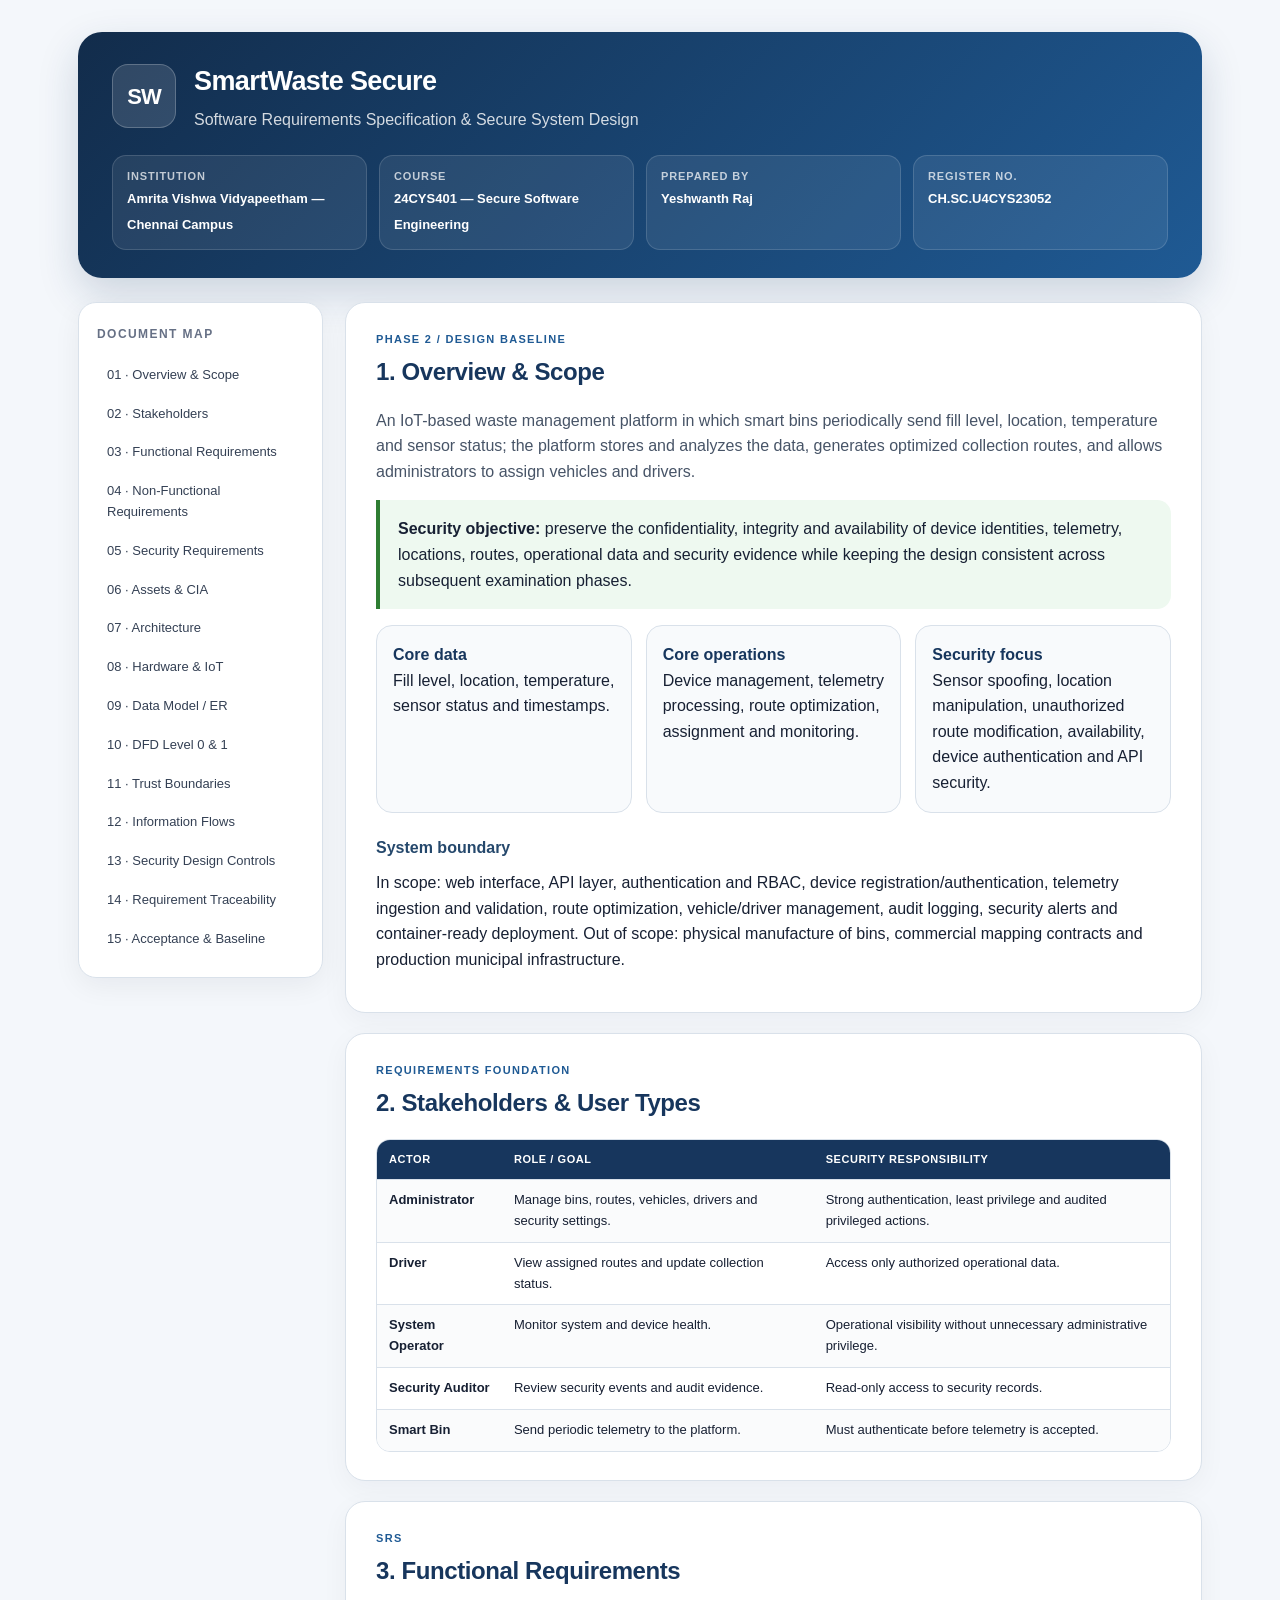
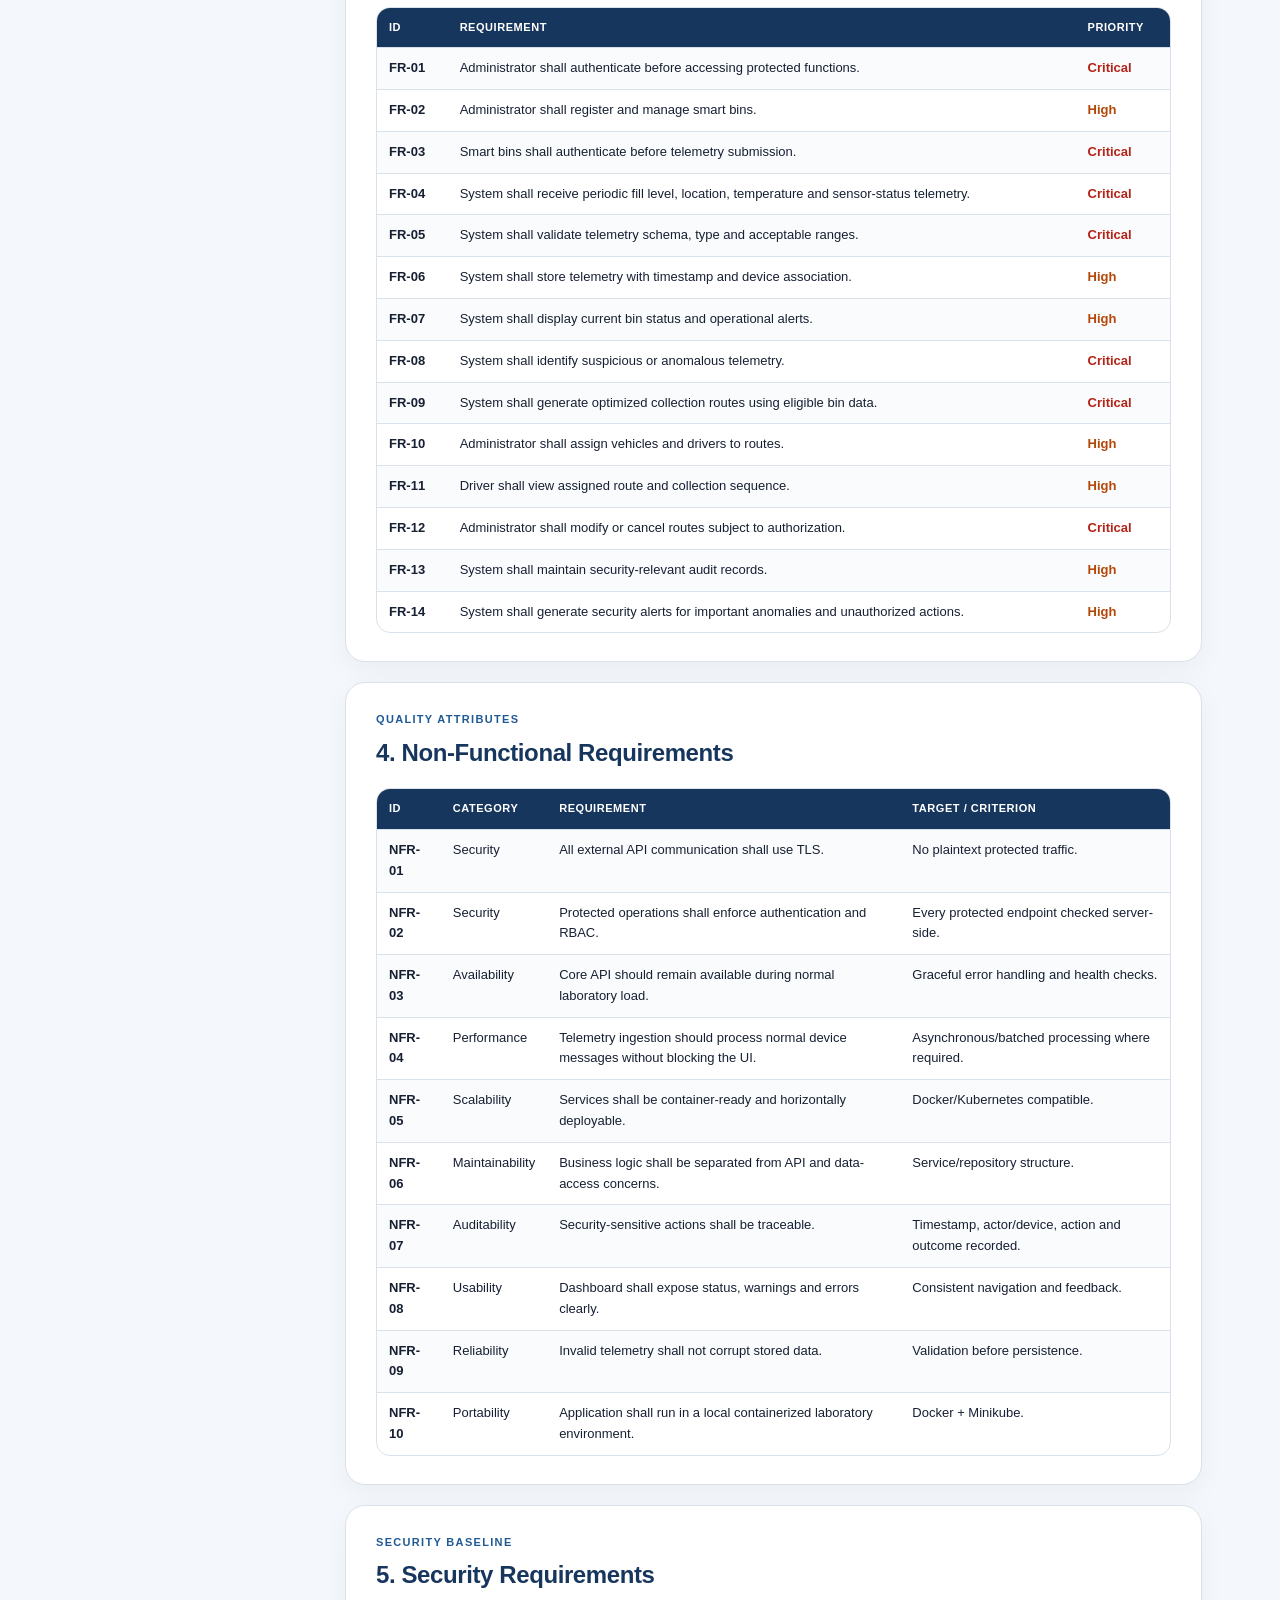
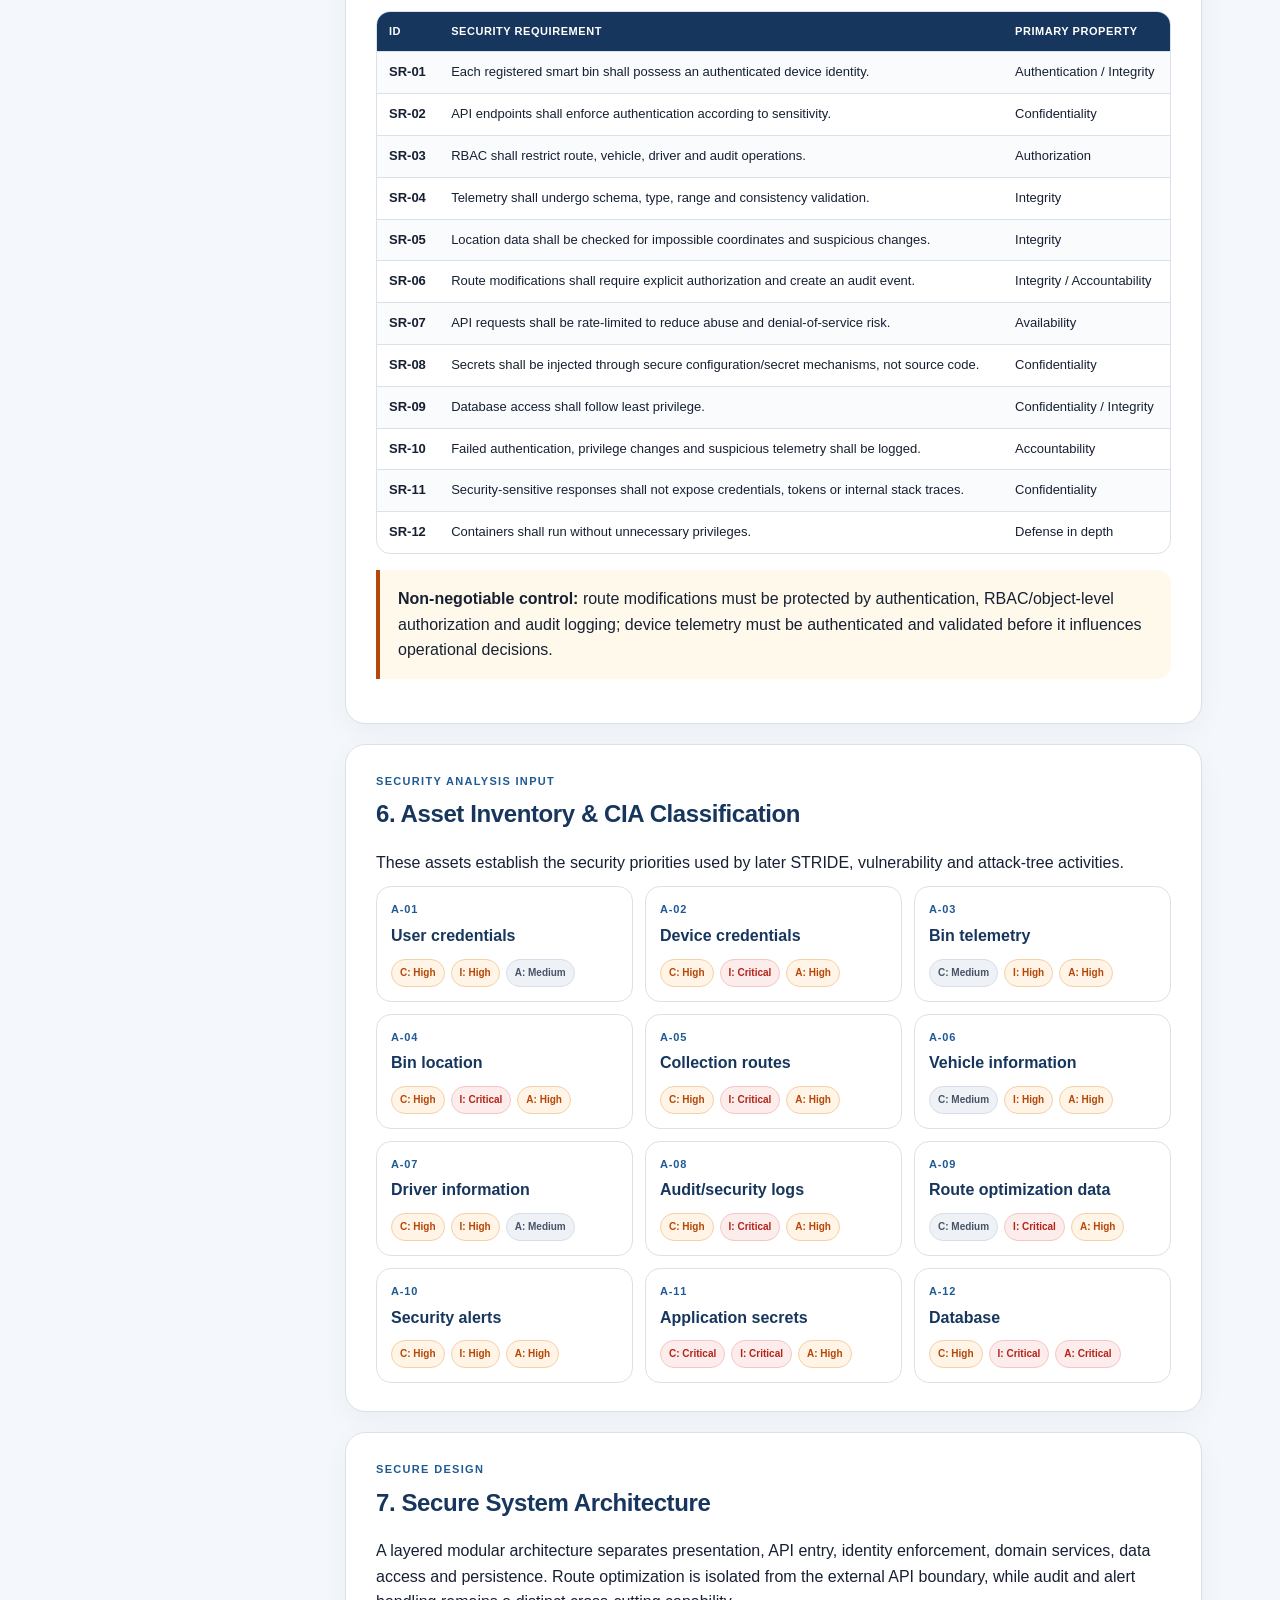
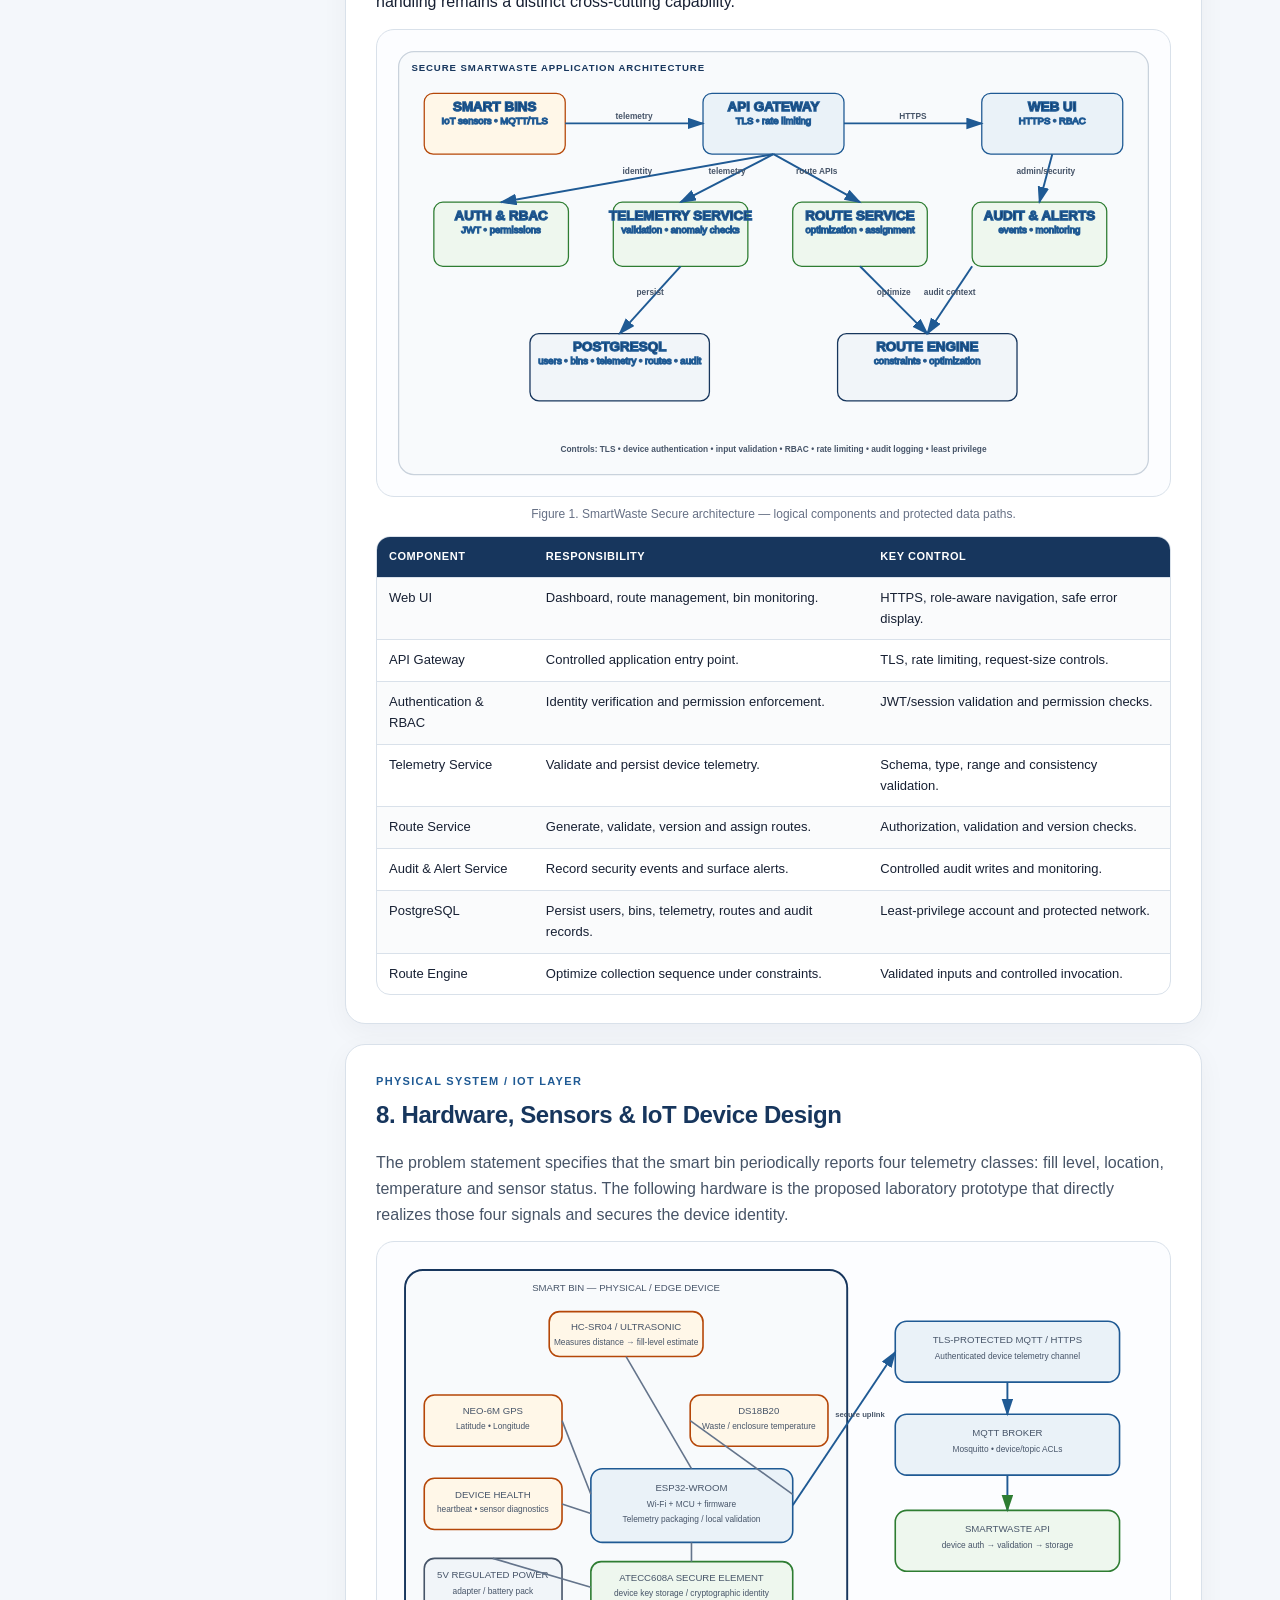
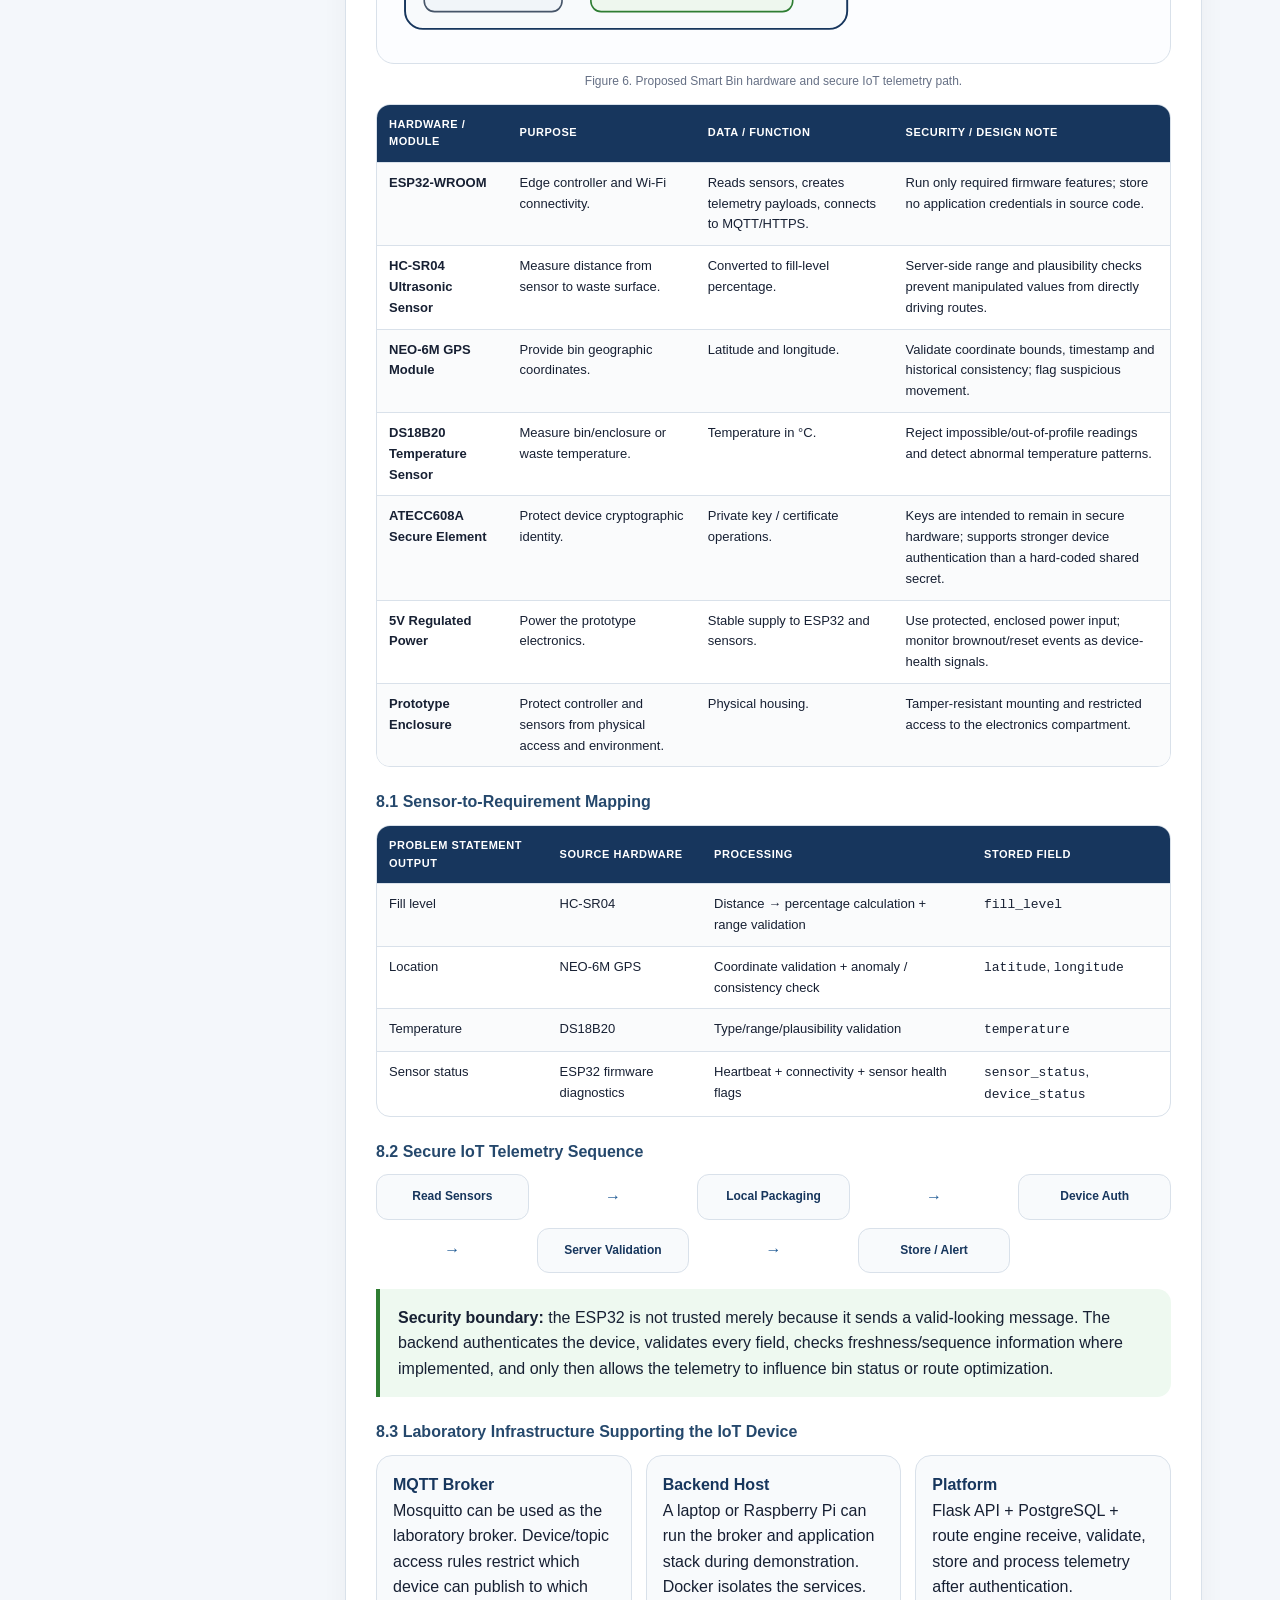
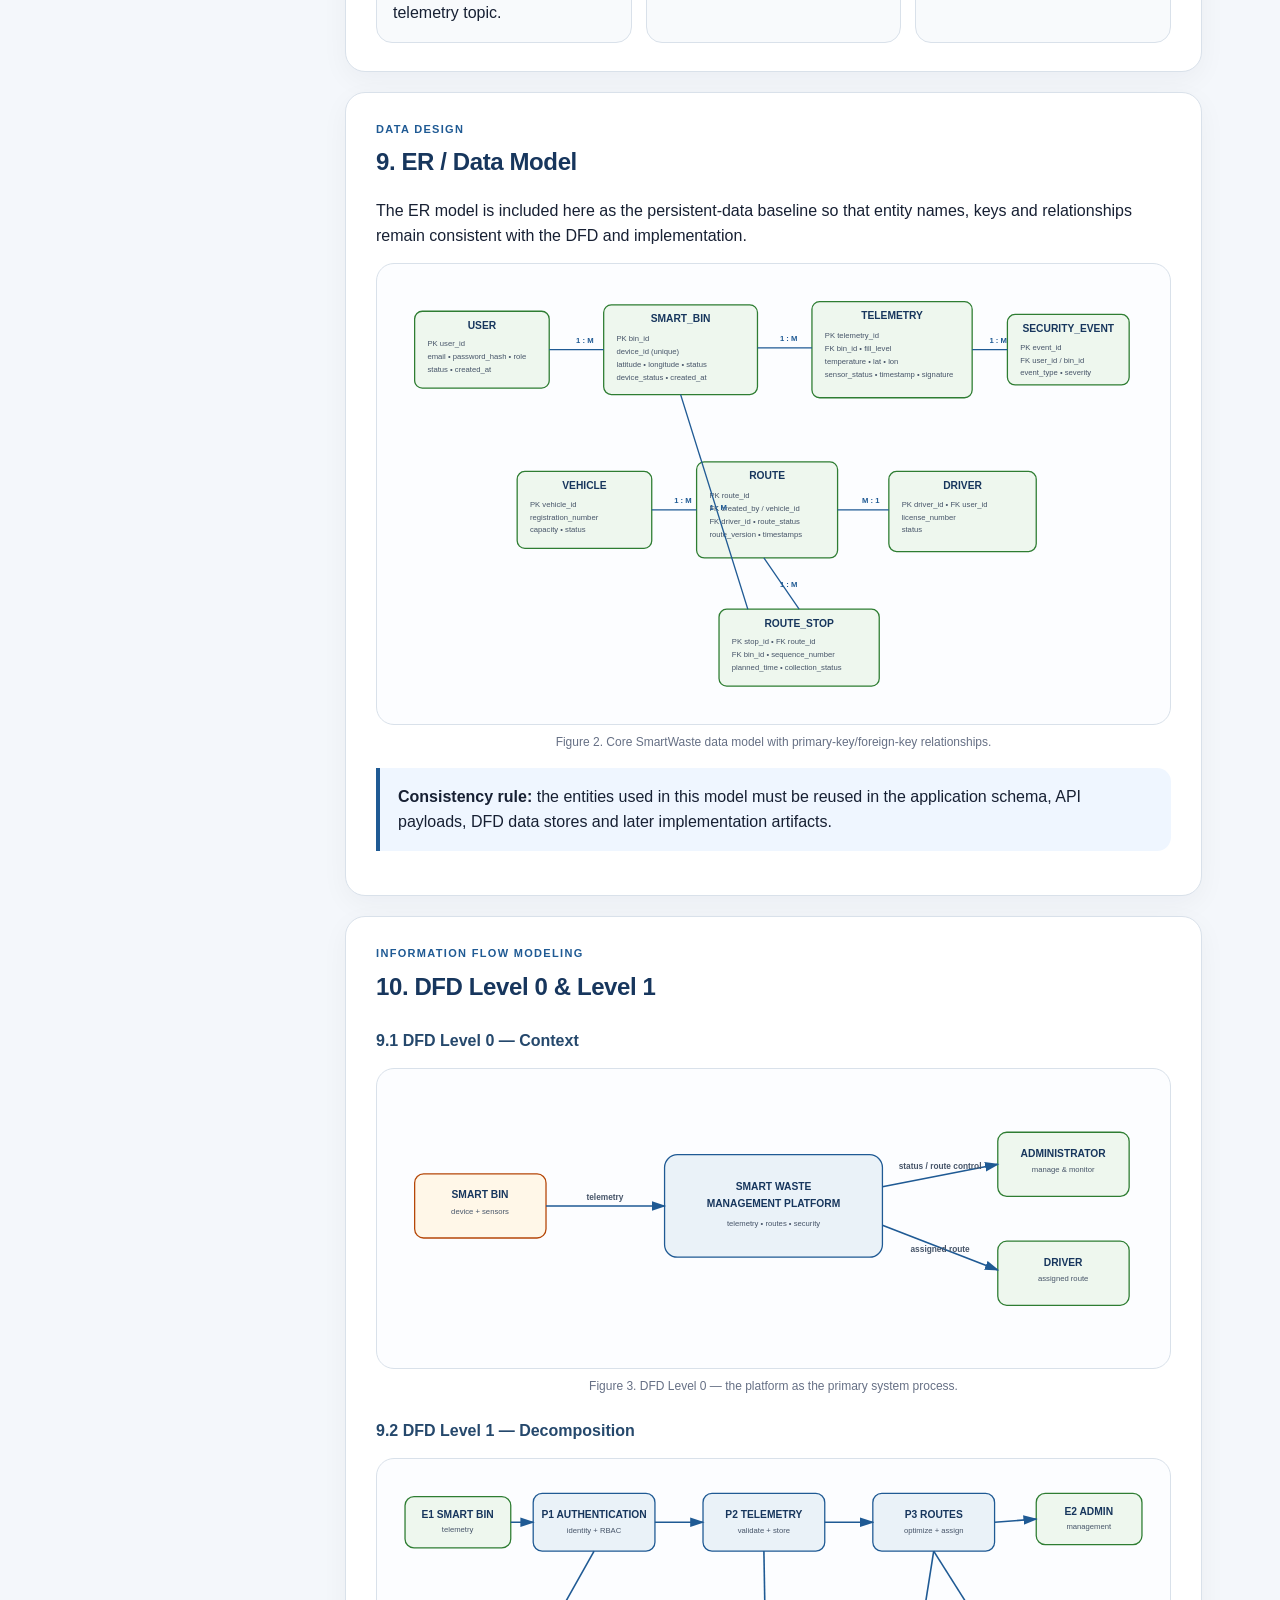
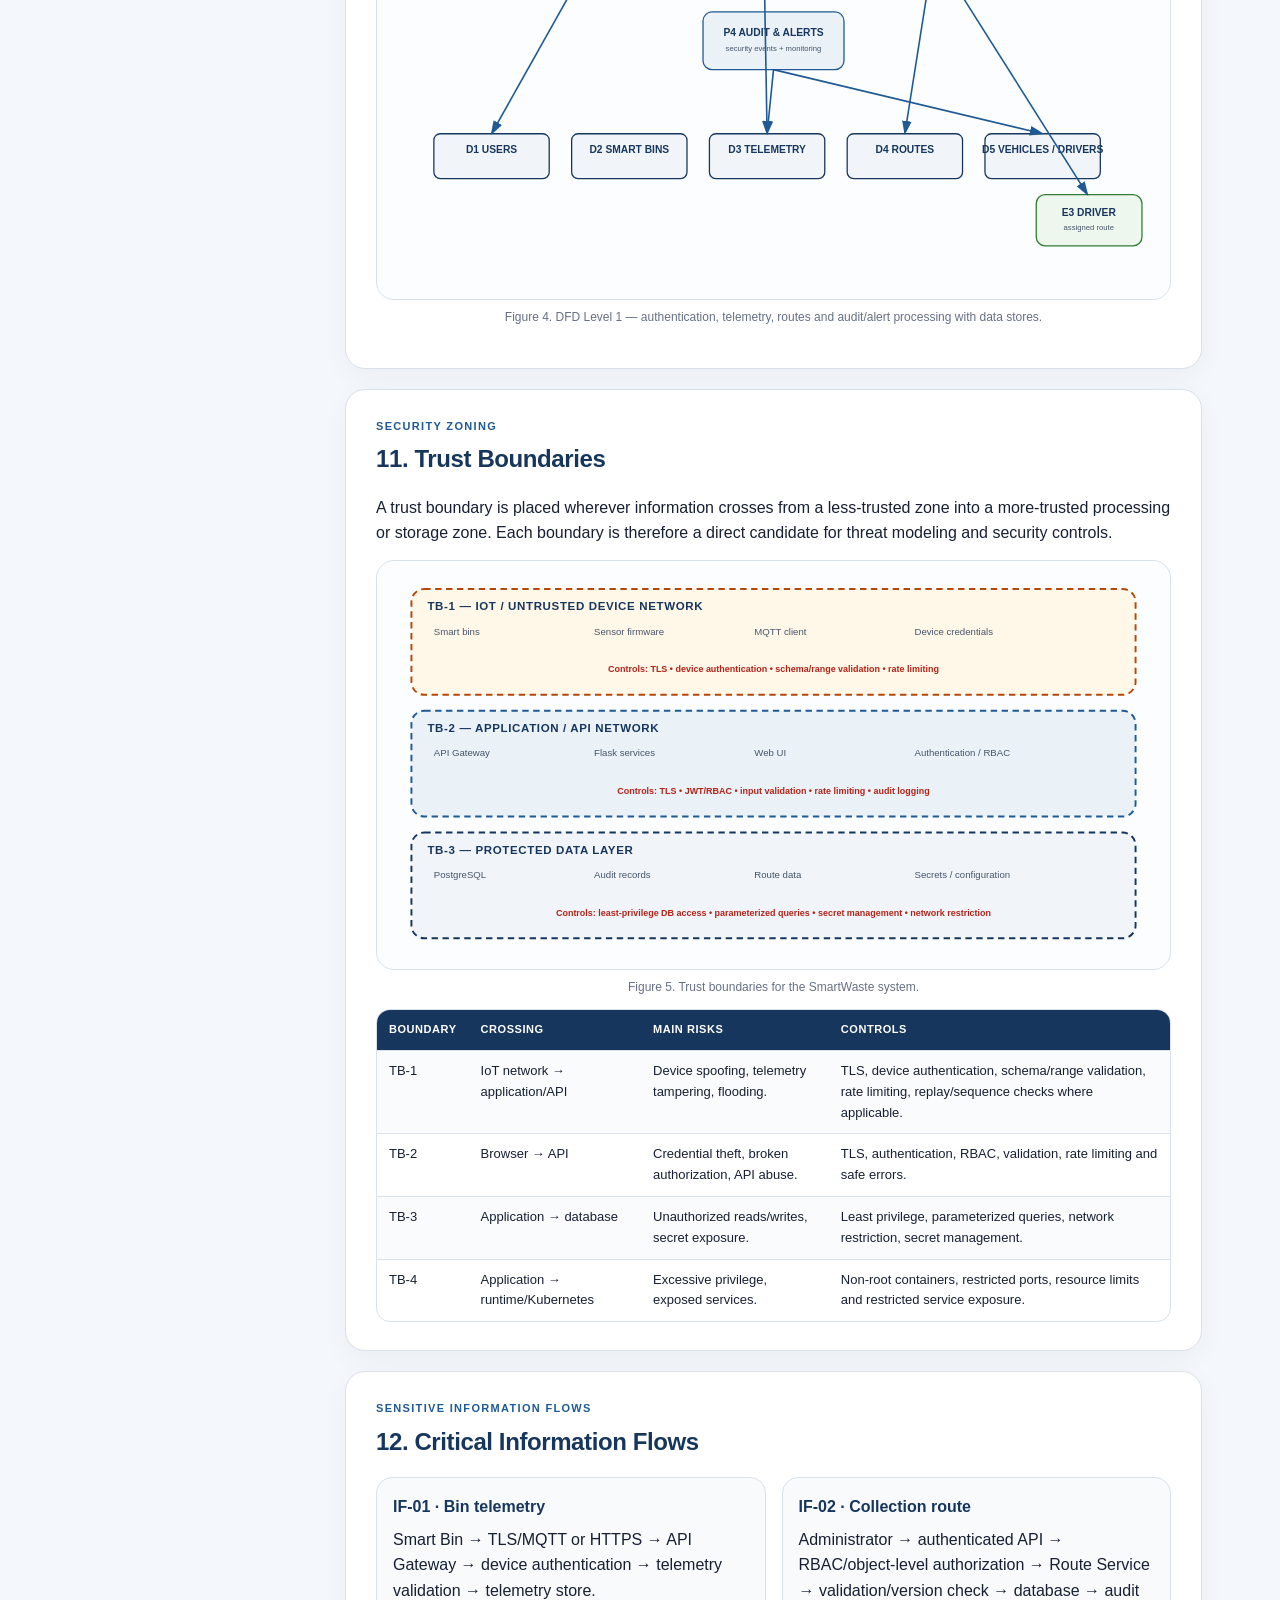
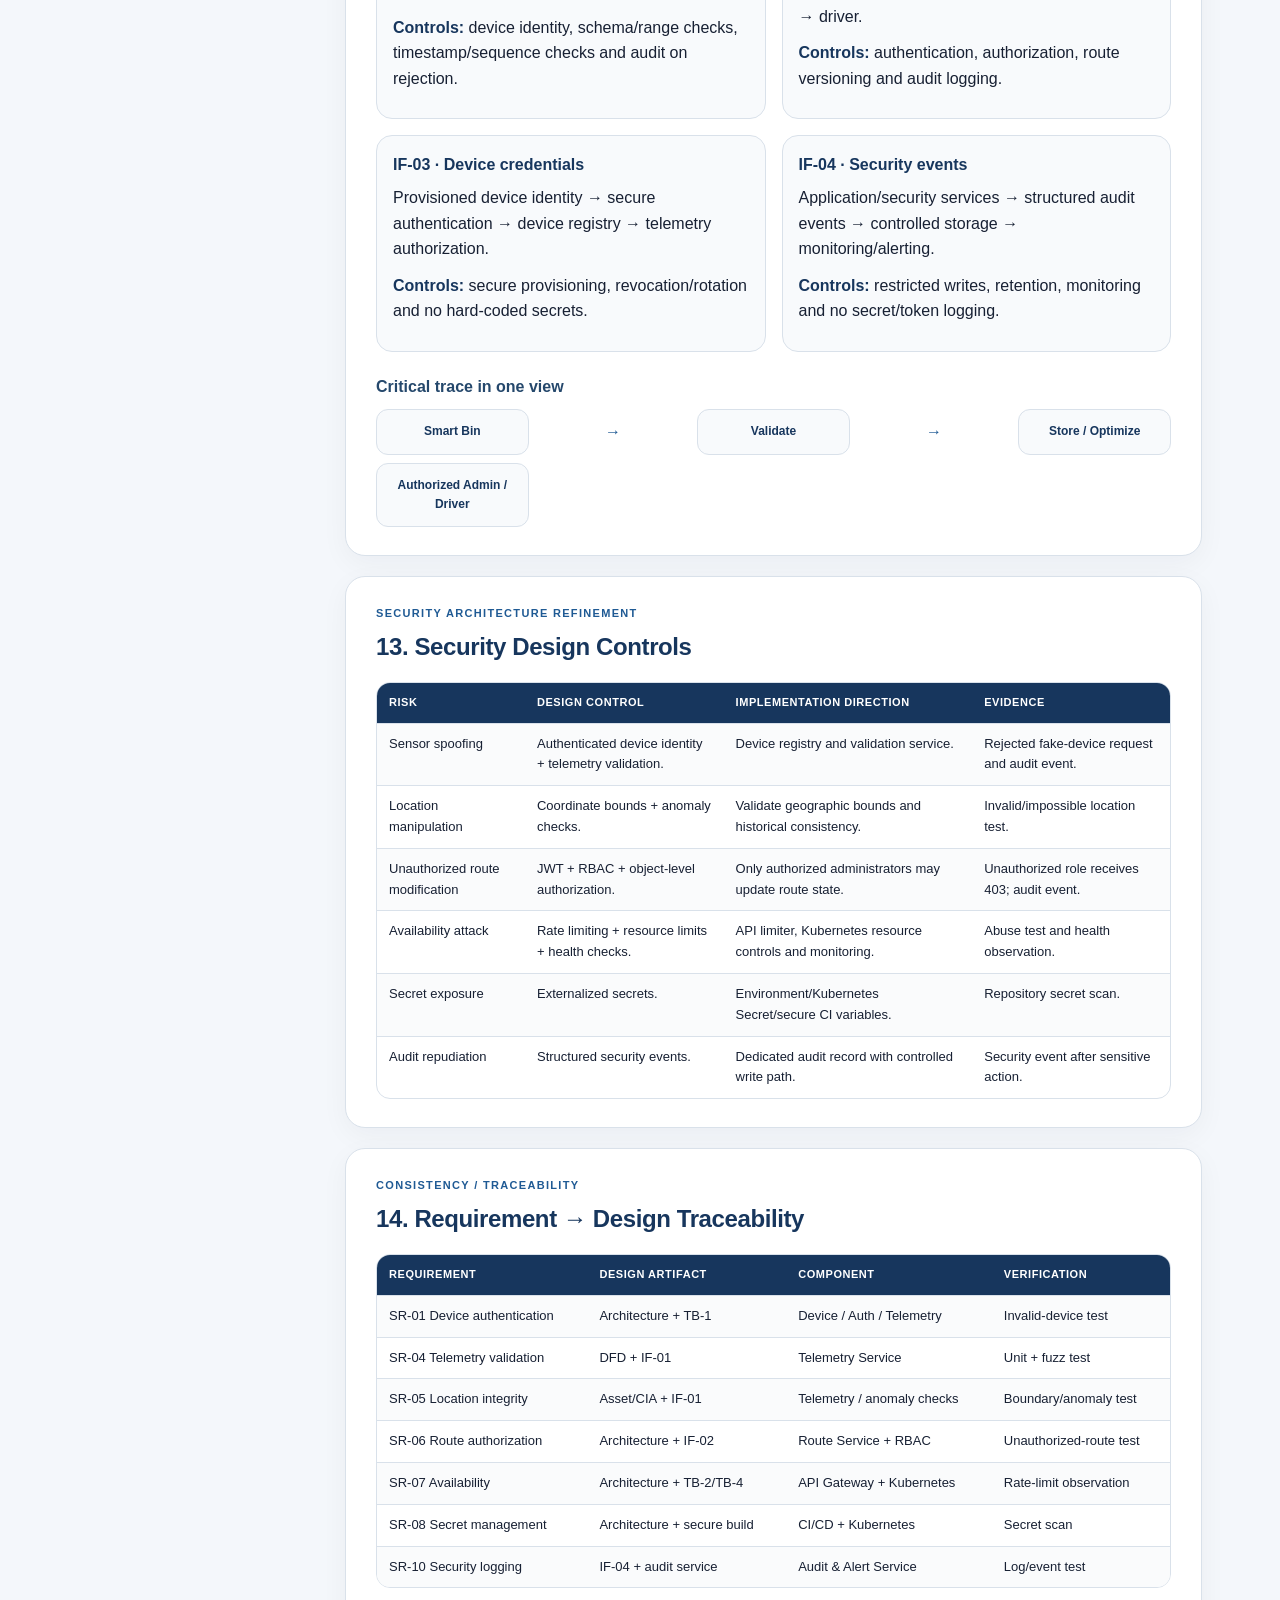
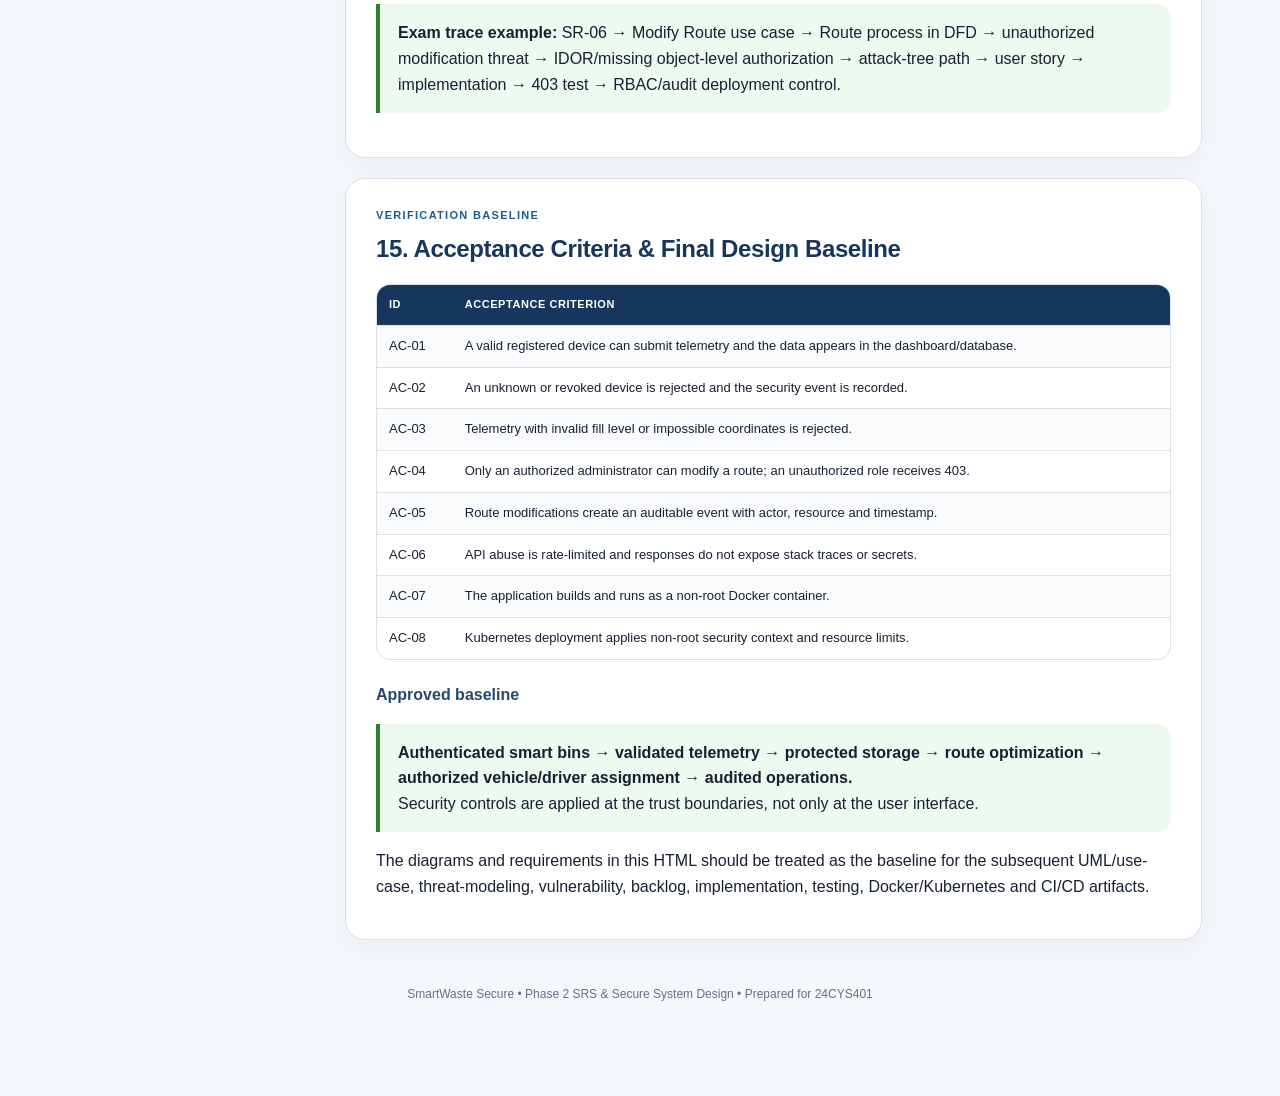
<file: reports/SmartWaste_Phase2_SRS_Design_Professional_v1.html>
<!doctype html>
<html lang="en">
<head>
<meta charset="utf-8">
<meta name="viewport" content="width=device-width, initial-scale=1">
<title>SmartWaste Secure — Phase 2 SRS & Secure System Design</title>
<style>

:root {
  --navy:#17365D; --blue:#1F5A94; --ink:#172033; --muted:#667085;
  --line:#D9E1EA; --bg:#F4F7FB; --card:#FFFFFF; --accent:#2E7D32;
  --amber:#B54708; --danger:#B42318;
}
*{box-sizing:border-box}
html{scroll-behavior:smooth}
body{margin:0;background:var(--bg);color:var(--ink);font-family:Inter,Arial,sans-serif;line-height:1.6}
a{color:var(--blue);text-decoration:none}
a:hover{text-decoration:underline}
.page{max-width:1180px;margin:0 auto;padding:32px 28px 70px}
.topbar{background:linear-gradient(135deg,#122C4B,#1F5A94);color:#fff;padding:28px 34px;border-radius:24px;box-shadow:0 16px 40px rgba(23,54,93,.18)}
.brand{display:flex;align-items:center;gap:18px}
.mark{width:64px;height:64px;border-radius:16px;background:rgba(255,255,255,.13);display:grid;place-items:center;font-weight:800;font-size:22px;letter-spacing:-1px;border:1px solid rgba(255,255,255,.22)}
.brand h1{margin:0;font-size:27px;letter-spacing:-.6px}
.brand p{margin:4px 0 0;opacity:.82}
.meta{display:grid;grid-template-columns:repeat(4,1fr);gap:12px;margin-top:22px}
.meta .item{background:rgba(255,255,255,.08);border:1px solid rgba(255,255,255,.14);padding:12px 14px;border-radius:14px}
.meta b{display:block;font-size:11px;text-transform:uppercase;letter-spacing:.08em;opacity:.72}
.meta span{font-size:13px;font-weight:600}
.layout{display:grid;grid-template-columns:245px 1fr;gap:22px;margin-top:24px}
.toc{position:sticky;top:18px;align-self:start;background:#fff;border:1px solid var(--line);border-radius:18px;padding:18px;box-shadow:0 8px 28px rgba(16,24,40,.06)}
.toc h3{font-size:12px;text-transform:uppercase;letter-spacing:.12em;color:var(--muted);margin:4px 0 12px}
.toc a{display:block;padding:9px 10px;border-radius:9px;color:#344054;font-size:13px;font-weight:500}
.toc a:hover{background:#F2F6FA;color:var(--navy);text-decoration:none}
.content{min-width:0}
.section{background:var(--card);border:1px solid var(--line);border-radius:20px;padding:28px 30px;margin-bottom:20px;box-shadow:0 8px 28px rgba(16,24,40,.045)}
.kicker{font-size:11px;text-transform:uppercase;letter-spacing:.12em;color:var(--blue);font-weight:800}
h2{font-size:24px;color:var(--navy);margin:5px 0 16px;letter-spacing:-.4px}
h3{font-size:16px;color:#25486C;margin:22px 0 10px}
p{margin:7px 0 11px}
.lead{font-size:16px;color:#475467}
.grid-2{display:grid;grid-template-columns:1fr 1fr;gap:16px}
.grid-3{display:grid;grid-template-columns:repeat(3,1fr);gap:14px}
.info-card{background:#F8FAFC;border:1px solid var(--line);border-radius:16px;padding:16px}
.info-card strong{color:var(--navy)}
table{width:100%;border-collapse:separate;border-spacing:0;overflow:hidden;border:1px solid var(--line);border-radius:14px;font-size:13px}
th{background:var(--navy);color:#fff;text-align:left;padding:11px 12px;font-size:11px;text-transform:uppercase;letter-spacing:.05em}
td{padding:10px 12px;border-top:1px solid var(--line);vertical-align:top}
tr:nth-child(even) td{background:#FAFBFC}
.priority{font-weight:800}
.priority.critical{color:var(--danger)} .priority.high{color:var(--amber)} .priority.medium{color:#475467}
.callout{border-left:4px solid var(--blue);background:#EFF6FF;padding:16px 18px;border-radius:0 14px 14px 0;margin:16px 0}
.warn{border-left-color:var(--amber);background:#FFF9EB}
.ok{border-left-color:var(--accent);background:#EEF9F0}
.figure{border:1px solid var(--line);border-radius:18px;background:#FCFDFF;padding:12px;margin:14px 0 8px;overflow:hidden}
.figure svg{display:block;width:100%;height:auto}
.caption{font-size:12px;color:var(--muted);text-align:center;margin:6px 0 12px}
.asset-grid{display:grid;grid-template-columns:repeat(3,1fr);gap:12px}
.asset-card{border:1px solid var(--line);background:#fff;border-radius:15px;padding:14px}
.asset-id{font-size:11px;font-weight:800;color:var(--blue);letter-spacing:.08em}
.asset-name{font-weight:700;margin:4px 0 10px;color:var(--navy)}
.cia{display:flex;gap:6px;flex-wrap:wrap}
.chip{font-size:10px;font-weight:800;border-radius:999px;padding:5px 8px;border:1px solid}
.chip.critical{background:#FDECEC;color:#B42318;border-color:#F3C7C4}
.chip.high{background:#FFF4E5;color:#B54708;border-color:#F2D2A8}
.chip.medium{background:#EEF2F6;color:#475467;border-color:#D7DEE7}
.numbered{counter-reset:item;list-style:none;padding:0;margin:10px 0}
.numbered li{counter-increment:item;padding:11px 12px 11px 42px;position:relative;border-bottom:1px solid #EEF2F6}
.numbered li:before{content:counter(item);position:absolute;left:10px;top:9px;width:24px;height:24px;border-radius:8px;background:#EAF2F8;color:var(--blue);font-weight:800;display:grid;place-items:center;font-size:11px}
.mini-flow{display:grid;grid-template-columns:repeat(5,1fr);gap:8px;align-items:center}
.mini-flow .step{padding:12px;border:1px solid var(--line);background:#F8FAFC;border-radius:12px;text-align:center;font-size:12px;font-weight:700;color:var(--navy)}
.mini-flow .arrow{text-align:center;color:var(--blue);font-weight:800}
.footer{text-align:center;color:var(--muted);font-size:12px;padding:25px 0}
@media(max-width:900px){.layout{grid-template-columns:1fr}.toc{position:static}.meta{grid-template-columns:1fr 1fr}.grid-2,.grid-3,.asset-grid{grid-template-columns:1fr}}
@media print {
 body{background:#fff} .page{max-width:none;padding:0} .topbar{box-shadow:none} .toc{display:none}
 .layout{display:block} .section{box-shadow:none;break-inside:avoid} .figure{break-inside:avoid}
 a{color:inherit} 
}
</style>
</head>
<body>
<div class="page">
  <header class="topbar">
    <div class="brand">
      <div class="mark">SW</div>
      <div>
        <h1>SmartWaste Secure</h1>
        <p>Software Requirements Specification &amp; Secure System Design</p>
      </div>
    </div>
    <div class="meta">
      <div class="item"><b>Institution</b><span>Amrita Vishwa Vidyapeetham — Chennai Campus</span></div>
      <div class="item"><b>Course</b><span>24CYS401 — Secure Software Engineering</span></div>
      <div class="item"><b>Prepared by</b><span>Yeshwanth Raj</span></div>
      <div class="item"><b>Register No.</b><span>CH.SC.U4CYS23052</span></div>
    </div>
  </header>

  <div class="layout">
    <aside class="toc">
      <h3>Document Map</h3>
      <a href="#overview">01 · Overview &amp; Scope</a>
      <a href="#stakeholders">02 · Stakeholders</a>
      <a href="#functional">03 · Functional Requirements</a>
      <a href="#nonfunctional">04 · Non-Functional Requirements</a>
      <a href="#security">05 · Security Requirements</a>
      <a href="#assets">06 · Assets &amp; CIA</a>
      <a href="#architecture">07 · Architecture</a>
      <a href="#hardware">08 · Hardware &amp; IoT</a>
      <a href="#erd">09 · Data Model / ER</a>
      <a href="#dfd">10 · DFD Level 0 &amp; 1</a>
      <a href="#trust">11 · Trust Boundaries</a>
      <a href="#flows">12 · Information Flows</a>
      <a href="#controls">13 · Security Design Controls</a>
      <a href="#trace">14 · Requirement Traceability</a>
      <a href="#acceptance">15 · Acceptance &amp; Baseline</a>
    </aside>

    <main class="content">
      <section class="section" id="overview">
        <div class="kicker">Phase 2 / Design Baseline</div>
        <h2>1. Overview &amp; Scope</h2>
        <p class="lead">An IoT-based waste management platform in which smart bins periodically send fill level, location, temperature and sensor status; the platform stores and analyzes the data, generates optimized collection routes, and allows administrators to assign vehicles and drivers.</p>
        <div class="callout ok"><strong>Security objective:</strong> preserve the confidentiality, integrity and availability of device identities, telemetry, locations, routes, operational data and security evidence while keeping the design consistent across subsequent examination phases.</div>
        <div class="grid-3">
          <div class="info-card"><strong>Core data</strong><br>Fill level, location, temperature, sensor status and timestamps.</div>
          <div class="info-card"><strong>Core operations</strong><br>Device management, telemetry processing, route optimization, assignment and monitoring.</div>
          <div class="info-card"><strong>Security focus</strong><br>Sensor spoofing, location manipulation, unauthorized route modification, availability, device authentication and API security.</div>
        </div>
        <h3>System boundary</h3>
        <p>In scope: web interface, API layer, authentication and RBAC, device registration/authentication, telemetry ingestion and validation, route optimization, vehicle/driver management, audit logging, security alerts and container-ready deployment. Out of scope: physical manufacture of bins, commercial mapping contracts and production municipal infrastructure.</p>
      </section>

      <section class="section" id="stakeholders">
        <div class="kicker">Requirements foundation</div>
        <h2>2. Stakeholders &amp; User Types</h2>
        <table>
          <tr><th>Actor</th><th>Role / Goal</th><th>Security Responsibility</th></tr>
          <tr><td><strong>Administrator</strong></td><td>Manage bins, routes, vehicles, drivers and security settings.</td><td>Strong authentication, least privilege and audited privileged actions.</td></tr>
          <tr><td><strong>Driver</strong></td><td>View assigned routes and update collection status.</td><td>Access only authorized operational data.</td></tr>
          <tr><td><strong>System Operator</strong></td><td>Monitor system and device health.</td><td>Operational visibility without unnecessary administrative privilege.</td></tr>
          <tr><td><strong>Security Auditor</strong></td><td>Review security events and audit evidence.</td><td>Read-only access to security records.</td></tr>
          <tr><td><strong>Smart Bin</strong></td><td>Send periodic telemetry to the platform.</td><td>Must authenticate before telemetry is accepted.</td></tr>
        </table>
      </section>

      <section class="section" id="functional">
        <div class="kicker">SRS</div>
        <h2>3. Functional Requirements</h2>
        <table>
          <tr><th>ID</th><th>Requirement</th><th>Priority</th></tr>
          <tr><td><strong>FR-01</strong></td><td>Administrator shall authenticate before accessing protected functions.</td><td class="priority critical">Critical</td></tr><tr><td><strong>FR-02</strong></td><td>Administrator shall register and manage smart bins.</td><td class="priority high">High</td></tr><tr><td><strong>FR-03</strong></td><td>Smart bins shall authenticate before telemetry submission.</td><td class="priority critical">Critical</td></tr><tr><td><strong>FR-04</strong></td><td>System shall receive periodic fill level, location, temperature and sensor-status telemetry.</td><td class="priority critical">Critical</td></tr><tr><td><strong>FR-05</strong></td><td>System shall validate telemetry schema, type and acceptable ranges.</td><td class="priority critical">Critical</td></tr><tr><td><strong>FR-06</strong></td><td>System shall store telemetry with timestamp and device association.</td><td class="priority high">High</td></tr><tr><td><strong>FR-07</strong></td><td>System shall display current bin status and operational alerts.</td><td class="priority high">High</td></tr><tr><td><strong>FR-08</strong></td><td>System shall identify suspicious or anomalous telemetry.</td><td class="priority critical">Critical</td></tr><tr><td><strong>FR-09</strong></td><td>System shall generate optimized collection routes using eligible bin data.</td><td class="priority critical">Critical</td></tr><tr><td><strong>FR-10</strong></td><td>Administrator shall assign vehicles and drivers to routes.</td><td class="priority high">High</td></tr><tr><td><strong>FR-11</strong></td><td>Driver shall view assigned route and collection sequence.</td><td class="priority high">High</td></tr><tr><td><strong>FR-12</strong></td><td>Administrator shall modify or cancel routes subject to authorization.</td><td class="priority critical">Critical</td></tr><tr><td><strong>FR-13</strong></td><td>System shall maintain security-relevant audit records.</td><td class="priority high">High</td></tr><tr><td><strong>FR-14</strong></td><td>System shall generate security alerts for important anomalies and unauthorized actions.</td><td class="priority high">High</td></tr>
        </table>
      </section>

      <section class="section" id="nonfunctional">
        <div class="kicker">Quality attributes</div>
        <h2>4. Non-Functional Requirements</h2>
        <table>
          <tr><th>ID</th><th>Category</th><th>Requirement</th><th>Target / Criterion</th></tr>
          <tr><td><strong>NFR-01</strong></td><td>Security</td><td>All external API communication shall use TLS.</td><td>No plaintext protected traffic.</td></tr><tr><td><strong>NFR-02</strong></td><td>Security</td><td>Protected operations shall enforce authentication and RBAC.</td><td>Every protected endpoint checked server-side.</td></tr><tr><td><strong>NFR-03</strong></td><td>Availability</td><td>Core API should remain available during normal laboratory load.</td><td>Graceful error handling and health checks.</td></tr><tr><td><strong>NFR-04</strong></td><td>Performance</td><td>Telemetry ingestion should process normal device messages without blocking the UI.</td><td>Asynchronous/batched processing where required.</td></tr><tr><td><strong>NFR-05</strong></td><td>Scalability</td><td>Services shall be container-ready and horizontally deployable.</td><td>Docker/Kubernetes compatible.</td></tr><tr><td><strong>NFR-06</strong></td><td>Maintainability</td><td>Business logic shall be separated from API and data-access concerns.</td><td>Service/repository structure.</td></tr><tr><td><strong>NFR-07</strong></td><td>Auditability</td><td>Security-sensitive actions shall be traceable.</td><td>Timestamp, actor/device, action and outcome recorded.</td></tr><tr><td><strong>NFR-08</strong></td><td>Usability</td><td>Dashboard shall expose status, warnings and errors clearly.</td><td>Consistent navigation and feedback.</td></tr><tr><td><strong>NFR-09</strong></td><td>Reliability</td><td>Invalid telemetry shall not corrupt stored data.</td><td>Validation before persistence.</td></tr><tr><td><strong>NFR-10</strong></td><td>Portability</td><td>Application shall run in a local containerized laboratory environment.</td><td>Docker + Minikube.</td></tr>
        </table>
      </section>

      <section class="section" id="security">
        <div class="kicker">Security baseline</div>
        <h2>5. Security Requirements</h2>
        <table>
          <tr><th>ID</th><th>Security Requirement</th><th>Primary Property</th></tr>
          <tr><td><strong>SR-01</strong></td><td>Each registered smart bin shall possess an authenticated device identity.</td><td>Authentication / Integrity</td></tr><tr><td><strong>SR-02</strong></td><td>API endpoints shall enforce authentication according to sensitivity.</td><td>Confidentiality</td></tr><tr><td><strong>SR-03</strong></td><td>RBAC shall restrict route, vehicle, driver and audit operations.</td><td>Authorization</td></tr><tr><td><strong>SR-04</strong></td><td>Telemetry shall undergo schema, type, range and consistency validation.</td><td>Integrity</td></tr><tr><td><strong>SR-05</strong></td><td>Location data shall be checked for impossible coordinates and suspicious changes.</td><td>Integrity</td></tr><tr><td><strong>SR-06</strong></td><td>Route modifications shall require explicit authorization and create an audit event.</td><td>Integrity / Accountability</td></tr><tr><td><strong>SR-07</strong></td><td>API requests shall be rate-limited to reduce abuse and denial-of-service risk.</td><td>Availability</td></tr><tr><td><strong>SR-08</strong></td><td>Secrets shall be injected through secure configuration/secret mechanisms, not source code.</td><td>Confidentiality</td></tr><tr><td><strong>SR-09</strong></td><td>Database access shall follow least privilege.</td><td>Confidentiality / Integrity</td></tr><tr><td><strong>SR-10</strong></td><td>Failed authentication, privilege changes and suspicious telemetry shall be logged.</td><td>Accountability</td></tr><tr><td><strong>SR-11</strong></td><td>Security-sensitive responses shall not expose credentials, tokens or internal stack traces.</td><td>Confidentiality</td></tr><tr><td><strong>SR-12</strong></td><td>Containers shall run without unnecessary privileges.</td><td>Defense in depth</td></tr>
        </table>
        <div class="callout warn"><strong>Non-negotiable control:</strong> route modifications must be protected by authentication, RBAC/object-level authorization and audit logging; device telemetry must be authenticated and validated before it influences operational decisions.</div>
      </section>

      <section class="section" id="assets">
        <div class="kicker">Security analysis input</div>
        <h2>6. Asset Inventory &amp; CIA Classification</h2>
        <p>These assets establish the security priorities used by later STRIDE, vulnerability and attack-tree activities.</p>
        <div class="asset-grid"><div class="asset-card">
      <div class="asset-id">A-01</div>
      <div class="asset-name">User credentials</div>
      <div class="cia">
        <span class="chip high">C: High</span>
        <span class="chip high">I: High</span>
        <span class="chip medium">A: Medium</span>
      </div>
    </div><div class="asset-card">
      <div class="asset-id">A-02</div>
      <div class="asset-name">Device credentials</div>
      <div class="cia">
        <span class="chip high">C: High</span>
        <span class="chip critical">I: Critical</span>
        <span class="chip high">A: High</span>
      </div>
    </div><div class="asset-card">
      <div class="asset-id">A-03</div>
      <div class="asset-name">Bin telemetry</div>
      <div class="cia">
        <span class="chip medium">C: Medium</span>
        <span class="chip high">I: High</span>
        <span class="chip high">A: High</span>
      </div>
    </div><div class="asset-card">
      <div class="asset-id">A-04</div>
      <div class="asset-name">Bin location</div>
      <div class="cia">
        <span class="chip high">C: High</span>
        <span class="chip critical">I: Critical</span>
        <span class="chip high">A: High</span>
      </div>
    </div><div class="asset-card">
      <div class="asset-id">A-05</div>
      <div class="asset-name">Collection routes</div>
      <div class="cia">
        <span class="chip high">C: High</span>
        <span class="chip critical">I: Critical</span>
        <span class="chip high">A: High</span>
      </div>
    </div><div class="asset-card">
      <div class="asset-id">A-06</div>
      <div class="asset-name">Vehicle information</div>
      <div class="cia">
        <span class="chip medium">C: Medium</span>
        <span class="chip high">I: High</span>
        <span class="chip high">A: High</span>
      </div>
    </div><div class="asset-card">
      <div class="asset-id">A-07</div>
      <div class="asset-name">Driver information</div>
      <div class="cia">
        <span class="chip high">C: High</span>
        <span class="chip high">I: High</span>
        <span class="chip medium">A: Medium</span>
      </div>
    </div><div class="asset-card">
      <div class="asset-id">A-08</div>
      <div class="asset-name">Audit/security logs</div>
      <div class="cia">
        <span class="chip high">C: High</span>
        <span class="chip critical">I: Critical</span>
        <span class="chip high">A: High</span>
      </div>
    </div><div class="asset-card">
      <div class="asset-id">A-09</div>
      <div class="asset-name">Route optimization data</div>
      <div class="cia">
        <span class="chip medium">C: Medium</span>
        <span class="chip critical">I: Critical</span>
        <span class="chip high">A: High</span>
      </div>
    </div><div class="asset-card">
      <div class="asset-id">A-10</div>
      <div class="asset-name">Security alerts</div>
      <div class="cia">
        <span class="chip high">C: High</span>
        <span class="chip high">I: High</span>
        <span class="chip high">A: High</span>
      </div>
    </div><div class="asset-card">
      <div class="asset-id">A-11</div>
      <div class="asset-name">Application secrets</div>
      <div class="cia">
        <span class="chip critical">C: Critical</span>
        <span class="chip critical">I: Critical</span>
        <span class="chip high">A: High</span>
      </div>
    </div><div class="asset-card">
      <div class="asset-id">A-12</div>
      <div class="asset-name">Database</div>
      <div class="cia">
        <span class="chip high">C: High</span>
        <span class="chip critical">I: Critical</span>
        <span class="chip critical">A: Critical</span>
      </div>
    </div></div>
      </section>

      <section class="section" id="architecture">
        <div class="kicker">Secure design</div>
        <h2>7. Secure System Architecture</h2>
        <p>A layered modular architecture separates presentation, API entry, identity enforcement, domain services, data access and persistence. Route optimization is isolated from the external API boundary, while audit and alert handling remains a distinct cross-cutting capability.</p>
        <div class="figure">
<svg viewBox="0 0 1200 690" role="img" aria-label="SmartWaste Secure architecture diagram">
  <defs>
    <marker id="arrowA" markerWidth="10" markerHeight="10" refX="8" refY="3" orient="auto"><path d="M0,0 L0,6 L9,3 z" fill="#1F5A94"/></marker>
  </defs>
  <style>
    .zone{fill:#F8FAFC;stroke:#C9D2DC;stroke-width:2}
    .node rect{stroke-width:2}
    .node.blue rect{fill:#EAF2F8;stroke:#1F5A94}
    .node.green rect{fill:#EEF7EE;stroke:#2E7D32}
    .node.amber rect{fill:#FFF7E8;stroke:#B54708}
    .node.slate rect{fill:#F1F5F9;stroke:#17365D}
    .node-title{font:700 21px Inter,Arial;color:#17365D;fill:#17365D}
    .node-sub{font:500 15px Inter,Arial;fill:#475569}
    .zone-title{font:800 15px Inter,Arial;fill:#17365D;letter-spacing:1.4px}
    .arrow{stroke:#1F5A94;stroke-width:3;fill:none;marker-end:url(#arrowA)}
    .flow-label{font:600 13px Inter,Arial;fill:#475569}
  </style>
  <rect class="zone" x="15" y="15" width="1170" height="660" rx="24"/>
  <text class="zone-title" x="35" y="45">SECURE SMARTWASTE APPLICATION ARCHITECTURE</text>

  
      <g class="node amber">
        <rect x="55" y="80" width="220" height="95" rx="14"/>
        <text x="165.0" y="107" class="node-title" text-anchor="middle">SMART BINS</text>
        <text x='165.0' y='128' class='node-sub' text-anchor='middle'>IoT sensors • MQTT/TLS</text>
      </g>
  
      <g class="node blue">
        <rect x="490" y="80" width="220" height="95" rx="14"/>
        <text x="600.0" y="107" class="node-title" text-anchor="middle">API GATEWAY</text>
        <text x='600.0' y='128' class='node-sub' text-anchor='middle'>TLS • rate limiting</text>
      </g>
  
      <g class="node blue">
        <rect x="925" y="80" width="220" height="95" rx="14"/>
        <text x="1035.0" y="107" class="node-title" text-anchor="middle">WEB UI</text>
        <text x='1035.0' y='128' class='node-sub' text-anchor='middle'>HTTPS • RBAC</text>
      </g>
  
      <line class="arrow" x1="275" y1="127" x2="490" y2="127" />
      <text class='flow-label' x='382.5' y='120.0' text-anchor='middle'>telemetry</text>
  
      <line class="arrow" x1="710" y1="127" x2="925" y2="127" />
      <text class='flow-label' x='817.5' y='120.0' text-anchor='middle'>HTTPS</text>

  
      <g class="node green">
        <rect x="70" y="250" width="210" height="100" rx="14"/>
        <text x="175.0" y="277" class="node-title" text-anchor="middle">AUTH &amp; RBAC</text>
        <text x='175.0' y='298' class='node-sub' text-anchor='middle'>JWT • permissions</text>
      </g>
  
      <g class="node green">
        <rect x="350" y="250" width="210" height="100" rx="14"/>
        <text x="455.0" y="277" class="node-title" text-anchor="middle">TELEMETRY SERVICE</text>
        <text x='455.0' y='298' class='node-sub' text-anchor='middle'>validation • anomaly checks</text>
      </g>
  
      <g class="node green">
        <rect x="630" y="250" width="210" height="100" rx="14"/>
        <text x="735.0" y="277" class="node-title" text-anchor="middle">ROUTE SERVICE</text>
        <text x='735.0' y='298' class='node-sub' text-anchor='middle'>optimization • assignment</text>
      </g>
  
      <g class="node green">
        <rect x="910" y="250" width="210" height="100" rx="14"/>
        <text x="1015.0" y="277" class="node-title" text-anchor="middle">AUDIT &amp; ALERTS</text>
        <text x='1015.0' y='298' class='node-sub' text-anchor='middle'>events • monitoring</text>
      </g>
  
      <line class="arrow" x1="600" y1="175" x2="175" y2="250" />
      <text class='flow-label' x='387.5' y='205.5' text-anchor='middle'>identity</text>
  
      <line class="arrow" x1="600" y1="175" x2="455" y2="250" />
      <text class='flow-label' x='527.5' y='205.5' text-anchor='middle'>telemetry</text>
  
      <line class="arrow" x1="600" y1="175" x2="735" y2="250" />
      <text class='flow-label' x='667.5' y='205.5' text-anchor='middle'>route APIs</text>
  
      <line class="arrow" x1="1035" y1="175" x2="1015" y2="250" />
      <text class='flow-label' x='1025.0' y='205.5' text-anchor='middle'>admin/security</text>

  
      <g class="node slate">
        <rect x="220" y="455" width="280" height="105" rx="14"/>
        <text x="360.0" y="482" class="node-title" text-anchor="middle">POSTGRESQL</text>
        <text x='360.0' y='503' class='node-sub' text-anchor='middle'>users • bins • telemetry • routes • audit</text>
      </g>
  
      <g class="node slate">
        <rect x="700" y="455" width="280" height="105" rx="14"/>
        <text x="840.0" y="482" class="node-title" text-anchor="middle">ROUTE ENGINE</text>
        <text x='840.0' y='503' class='node-sub' text-anchor='middle'>constraints • optimization</text>
      </g>
  
      <line class="arrow" x1="455" y1="350" x2="360" y2="455" />
      <text class='flow-label' x='407.5' y='395.5' text-anchor='middle'>persist</text>
  
      <line class="arrow" x1="735" y1="350" x2="840" y2="455" />
      <text class='flow-label' x='787.5' y='395.5' text-anchor='middle'>optimize</text>
  
      <line class="arrow" x1="910" y1="350" x2="840" y2="455" />
      <text class='flow-label' x='875.0' y='395.5' text-anchor='middle'>audit context</text>
  <text class="flow-label" x="600" y="640" text-anchor="middle">Controls: TLS • device authentication • input validation • RBAC • rate limiting • audit logging • least privilege</text>
</svg>
</div>
        <div class="caption">Figure 1. SmartWaste Secure architecture — logical components and protected data paths.</div>
        <table>
          <tr><th>Component</th><th>Responsibility</th><th>Key Control</th></tr>
          <tr><td>Web UI</td><td>Dashboard, route management, bin monitoring.</td><td>HTTPS, role-aware navigation, safe error display.</td></tr>
          <tr><td>API Gateway</td><td>Controlled application entry point.</td><td>TLS, rate limiting, request-size controls.</td></tr>
          <tr><td>Authentication &amp; RBAC</td><td>Identity verification and permission enforcement.</td><td>JWT/session validation and permission checks.</td></tr>
          <tr><td>Telemetry Service</td><td>Validate and persist device telemetry.</td><td>Schema, type, range and consistency validation.</td></tr>
          <tr><td>Route Service</td><td>Generate, validate, version and assign routes.</td><td>Authorization, validation and version checks.</td></tr>
          <tr><td>Audit &amp; Alert Service</td><td>Record security events and surface alerts.</td><td>Controlled audit writes and monitoring.</td></tr>
          <tr><td>PostgreSQL</td><td>Persist users, bins, telemetry, routes and audit records.</td><td>Least-privilege account and protected network.</td></tr>
          <tr><td>Route Engine</td><td>Optimize collection sequence under constraints.</td><td>Validated inputs and controlled invocation.</td></tr>
        </table>
      </section>

      
<section class="section" id="hardware">
  <div class="kicker">Physical system / IoT layer</div>
  <h2>8. Hardware, Sensors &amp; IoT Device Design</h2>
  <p class="lead">The problem statement specifies that the smart bin periodically reports four telemetry classes: fill level, location, temperature and sensor status. The following hardware is the proposed laboratory prototype that directly realizes those four signals and secures the device identity.</p>

  <div class="figure">
<svg viewBox="0 0 1200 620" role="img" aria-label="Smart bin hardware and IoT device architecture">
<style>
 .bin{fill:#F8FAFC;stroke:#17365D;stroke-width:3}
 .sensor{fill:#FFF7E8;stroke:#B54708;stroke-width:2.5}
 .ctrl{fill:#EAF2F8;stroke:#1F5A94;stroke-width:2.5}
 .sec{fill:#EEF7EE;stroke:#2E7D32;stroke-width:2.5}
 .power{fill:#F1F5F9;stroke:#475569;stroke-width:2.5}
 .txt{font:700 17px Inter,Arial;fill:#17365D}
 .sub{font:500 13px Inter,Arial;fill:#475569}
 .label{font:700 12px Inter,Arial;fill:#475569}
 .wire{stroke:#64748B;stroke-width:2.5;fill:none}
 .net{stroke:#1F5A94;stroke-width:3;fill:none}
</style>
<defs>
<marker id="hwA" markerWidth="10" markerHeight="10" refX="8" refY="3" orient="auto"><path d="M0,0 L0,6 L9,3 z" fill="#1F5A94"/></marker>
<marker id="hwG" markerWidth="10" markerHeight="10" refX="8" refY="3" orient="auto"><path d="M0,0 L0,6 L9,3 z" fill="#2E7D32"/></marker>
</defs>

<!-- physical bin -->
<rect class="bin" x="25" y="25" width="690" height="560" rx="28"/>
<text class="txt" x="370" y="58" text-anchor="middle">SMART BIN — PHYSICAL / EDGE DEVICE</text>

<!-- top opening / ultrasonic -->
<rect class="sensor" x="250" y="90" width="240" height="70" rx="16"/>
<text class="txt" x="370" y="118" text-anchor="middle">HC-SR04 / ULTRASONIC</text>
<text class="sub" x="370" y="142" text-anchor="middle">Measures distance → fill-level estimate</text>

<!-- GPS -->
<rect class="sensor" x="55" y="220" width="215" height="80" rx="16"/>
<text class="txt" x="162" y="250" text-anchor="middle">NEO-6M GPS</text>
<text class="sub" x="162" y="273" text-anchor="middle">Latitude • Longitude</text>

<!-- temp -->
<rect class="sensor" x="470" y="220" width="215" height="80" rx="16"/>
<text class="txt" x="577" y="250" text-anchor="middle">DS18B20</text>
<text class="sub" x="577" y="273" text-anchor="middle">Waste / enclosure temperature</text>

<!-- status -->
<rect class="sensor" x="55" y="350" width="215" height="80" rx="16"/>
<text class="txt" x="162" y="380" text-anchor="middle">DEVICE HEALTH</text>
<text class="sub" x="162" y="403" text-anchor="middle">heartbeat • sensor diagnostics</text>

<!-- ESP32 -->
<rect class="ctrl" x="315" y="335" width="315" height="115" rx="18"/>
<text class="txt" x="472" y="370" text-anchor="middle">ESP32-WROOM</text>
<text class="sub" x="472" y="395" text-anchor="middle">Wi-Fi + MCU + firmware</text>
<text class="sub" x="472" y="418" text-anchor="middle">Telemetry packaging / local validation</text>

<!-- secure element -->
<rect class="sec" x="315" y="480" width="315" height="78" rx="16"/>
<text class="txt" x="472" y="510" text-anchor="middle">ATECC608A SECURE ELEMENT</text>
<text class="sub" x="472" y="533" text-anchor="middle">device key storage / cryptographic identity</text>

<!-- power -->
<rect class="power" x="55" y="475" width="215" height="83" rx="16"/>
<text class="txt" x="162" y="505" text-anchor="middle">5V REGULATED POWER</text>
<text class="sub" x="162" y="530" text-anchor="middle">adapter / battery pack</text>

<!-- wires -->
<line class="wire" x1="370" y1="160" x2="472" y2="335"/>
<line class="wire" x1="270" y1="260" x2="315" y2="375"/>
<line class="wire" x1="470" y1="260" x2="630" y2="375"/>
<line class="wire" x1="270" y1="390" x2="315" y2="405"/>
<line class="wire" x1="162" y1="475" x2="315" y2="520"/>
<line class="wire" x1="472" y1="450" x2="472" y2="480"/>

<!-- network side -->
<rect class="ctrl" x="790" y="105" width="350" height="95" rx="18"/>
<text class="txt" x="965" y="139" text-anchor="middle">TLS-PROTECTED MQTT / HTTPS</text>
<text class="sub" x="965" y="164" text-anchor="middle">Authenticated device telemetry channel</text>
<rect class="ctrl" x="790" y="250" width="350" height="95" rx="18"/>
<text class="txt" x="965" y="284" text-anchor="middle">MQTT BROKER</text>
<text class="sub" x="965" y="309" text-anchor="middle">Mosquitto • device/topic ACLs</text>
<rect class="sec" x="790" y="400" width="350" height="95" rx="18"/>
<text class="txt" x="965" y="434" text-anchor="middle">SMARTWASTE API</text>
<text class="sub" x="965" y="459" text-anchor="middle">device auth → validation → storage</text>
<line class="net" x1="630" y1="392" x2="790" y2="153" marker-end="url(#hwA)"/>
<line class="net" x1="965" y1="200" x2="965" y2="250" marker-end="url(#hwA)"/>
<line class="net" x1="965" y1="345" x2="965" y2="400" marker-end="url(#hwG)"/>
<text class="label" x="735" y="255" text-anchor="middle">secure uplink</text>
</svg>
</div>
  <div class="caption">Figure 6. Proposed Smart Bin hardware and secure IoT telemetry path.</div>

  <table>
    <tr><th>Hardware / Module</th><th>Purpose</th><th>Data / Function</th><th>Security / Design Note</th></tr>
    <tr><td><strong>ESP32-WROOM</strong></td><td>Edge controller and Wi-Fi connectivity.</td><td>Reads sensors, creates telemetry payloads, connects to MQTT/HTTPS.</td><td>Run only required firmware features; store no application credentials in source code.</td></tr>
    <tr><td><strong>HC-SR04 Ultrasonic Sensor</strong></td><td>Measure distance from sensor to waste surface.</td><td>Converted to fill-level percentage.</td><td>Server-side range and plausibility checks prevent manipulated values from directly driving routes.</td></tr>
    <tr><td><strong>NEO-6M GPS Module</strong></td><td>Provide bin geographic coordinates.</td><td>Latitude and longitude.</td><td>Validate coordinate bounds, timestamp and historical consistency; flag suspicious movement.</td></tr>
    <tr><td><strong>DS18B20 Temperature Sensor</strong></td><td>Measure bin/enclosure or waste temperature.</td><td>Temperature in °C.</td><td>Reject impossible/out-of-profile readings and detect abnormal temperature patterns.</td></tr>
    <tr><td><strong>ATECC608A Secure Element</strong></td><td>Protect device cryptographic identity.</td><td>Private key / certificate operations.</td><td>Keys are intended to remain in secure hardware; supports stronger device authentication than a hard-coded shared secret.</td></tr>
    <tr><td><strong>5V Regulated Power</strong></td><td>Power the prototype electronics.</td><td>Stable supply to ESP32 and sensors.</td><td>Use protected, enclosed power input; monitor brownout/reset events as device-health signals.</td></tr>
    <tr><td><strong>Prototype Enclosure</strong></td><td>Protect controller and sensors from physical access and environment.</td><td>Physical housing.</td><td>Tamper-resistant mounting and restricted access to the electronics compartment.</td></tr>
  </table>

  <h3>8.1 Sensor-to-Requirement Mapping</h3>
  <table>
    <tr><th>Problem Statement Output</th><th>Source Hardware</th><th>Processing</th><th>Stored Field</th></tr>
    <tr><td>Fill level</td><td>HC-SR04</td><td>Distance → percentage calculation + range validation</td><td><code>fill_level</code></td></tr>
    <tr><td>Location</td><td>NEO-6M GPS</td><td>Coordinate validation + anomaly / consistency check</td><td><code>latitude</code>, <code>longitude</code></td></tr>
    <tr><td>Temperature</td><td>DS18B20</td><td>Type/range/plausibility validation</td><td><code>temperature</code></td></tr>
    <tr><td>Sensor status</td><td>ESP32 firmware diagnostics</td><td>Heartbeat + connectivity + sensor health flags</td><td><code>sensor_status</code>, <code>device_status</code></td></tr>
  </table>

  <h3>8.2 Secure IoT Telemetry Sequence</h3>
  <div class="mini-flow">
    <div class="step">Read Sensors</div><div class="arrow">→</div>
    <div class="step">Local Packaging</div><div class="arrow">→</div>
    <div class="step">Device Auth</div><div class="arrow">→</div>
    <div class="step">Server Validation</div><div class="arrow">→</div>
    <div class="step">Store / Alert</div>
  </div>

  <div class="callout ok">
    <strong>Security boundary:</strong> the ESP32 is not trusted merely because it sends a valid-looking message. The backend authenticates the device, validates every field, checks freshness/sequence information where implemented, and only then allows the telemetry to influence bin status or route optimization.
  </div>

  <h3>8.3 Laboratory Infrastructure Supporting the IoT Device</h3>
  <div class="grid-3">
    <div class="info-card"><strong>MQTT Broker</strong><br>Mosquitto can be used as the laboratory broker. Device/topic access rules restrict which device can publish to which telemetry topic.</div>
    <div class="info-card"><strong>Backend Host</strong><br>A laptop or Raspberry Pi can run the broker and application stack during demonstration. Docker isolates the services.</div>
    <div class="info-card"><strong>Platform</strong><br>Flask API + PostgreSQL + route engine receive, validate, store and process telemetry after authentication.</div>
  </div>
</section>

      <section class="section" id="erd">
        <div class="kicker">Data design</div>
        <h2>9. ER / Data Model</h2>
        <p>The ER model is included here as the persistent-data baseline so that entity names, keys and relationships remain consistent with the DFD and implementation.</p>
        <div class="figure">
<svg viewBox="0 0 1200 680" role="img" aria-label="SmartWaste ER diagram">
<style>
 .e{fill:#F8FAFC;stroke:#17365D;stroke-width:2}
 .pk{fill:#EAF2F8;stroke:#1F5A94;stroke-width:2}
 .t{font:800 16px Inter,Arial;fill:#17365D}
 .f{font:500 12px Inter,Arial;fill:#475569}
 .rel{stroke:#1F5A94;stroke-width:2}
 .lab{font:700 12px Inter,Arial;fill:#1F5A94}
</style>
<rect class="e" x="40" y="55" width="210" height="120" rx="12"/><text class="t" x="145" y="82" text-anchor="middle">USER</text><text class="f" x="60" y="110">PK user_id</text><text class="f" x="60" y="130">email • password_hash • role</text><text class="f" x="60" y="150">status • created_at</text>
<rect class="e" x="335" y="45" width="240" height="140" rx="12"/><text class="t" x="455" y="72" text-anchor="middle">SMART_BIN</text><text class="f" x="355" y="102">PK bin_id</text><text class="f" x="355" y="122">device_id (unique)</text><text class="f" x="355" y="142">latitude • longitude • status</text><text class="f" x="355" y="162">device_status • created_at</text>
<rect class="e" x="660" y="40" width="250" height="150" rx="12"/><text class="t" x="785" y="67" text-anchor="middle">TELEMETRY</text><text class="f" x="680" y="97">PK telemetry_id</text><text class="f" x="680" y="117">FK bin_id • fill_level</text><text class="f" x="680" y="137">temperature • lat • lon</text><text class="f" x="680" y="157">sensor_status • timestamp • signature</text>
<rect class="e" x="965" y="60" width="190" height="110" rx="12"/><text class="t" x="1060" y="87" text-anchor="middle">SECURITY_EVENT</text><text class="f" x="985" y="115">PK event_id</text><text class="f" x="985" y="135">FK user_id / bin_id</text><text class="f" x="985" y="155">event_type • severity</text>

<rect class="e" x="200" y="305" width="210" height="120" rx="12"/><text class="t" x="305" y="332" text-anchor="middle">VEHICLE</text><text class="f" x="220" y="360">PK vehicle_id</text><text class="f" x="220" y="380">registration_number</text><text class="f" x="220" y="400">capacity • status</text>
<rect class="e" x="480" y="290" width="220" height="150" rx="12"/><text class="t" x="590" y="317" text-anchor="middle">ROUTE</text><text class="f" x="500" y="347">PK route_id</text><text class="f" x="500" y="367">FK created_by / vehicle_id</text><text class="f" x="500" y="387">FK driver_id • route_status</text><text class="f" x="500" y="407">route_version • timestamps</text>
<rect class="e" x="780" y="305" width="230" height="125" rx="12"/><text class="t" x="895" y="332" text-anchor="middle">DRIVER</text><text class="f" x="800" y="360">PK driver_id • FK user_id</text><text class="f" x="800" y="380">license_number</text><text class="f" x="800" y="400">status</text>
<rect class="e" x="515" y="520" width="250" height="120" rx="12"/><text class="t" x="640" y="547" text-anchor="middle">ROUTE_STOP</text><text class="f" x="535" y="575">PK stop_id • FK route_id</text><text class="f" x="535" y="595">FK bin_id • sequence_number</text><text class="f" x="535" y="615">planned_time • collection_status</text>

<line class="rel" x1="250" y1="115" x2="335" y2="115"/><text class="lab" x="292" y="105">1 : M</text>
<line class="rel" x1="575" y1="112" x2="660" y2="112"/><text class="lab" x="610" y="102">1 : M</text>
<line class="rel" x1="910" y1="115" x2="965" y2="115"/><text class="lab" x="937" y="105">1 : M</text>
<line class="rel" x1="410" y1="365" x2="480" y2="365"/><text class="lab" x="445" y="355">1 : M</text>
<line class="rel" x1="700" y1="365" x2="780" y2="365"/><text class="lab" x="738" y="355">M : 1</text>
<line class="rel" x1="585" y1="440" x2="640" y2="520"/><text class="lab" x="610" y="485">1 : M</text>
<line class="rel" x1="455" y1="185" x2="560" y2="520"/><text class="lab" x="500" y="365">1 : M</text>
</svg>
</div>
        <div class="caption">Figure 2. Core SmartWaste data model with primary-key/foreign-key relationships.</div>
        <div class="callout"><strong>Consistency rule:</strong> the entities used in this model must be reused in the application schema, API payloads, DFD data stores and later implementation artifacts.</div>
      </section>

      <section class="section" id="dfd">
        <div class="kicker">Information flow modeling</div>
        <h2>10. DFD Level 0 &amp; Level 1</h2>
        <h3>9.1 DFD Level 0 — Context</h3>
        <div class="figure">
<svg viewBox="0 0 1200 430" role="img" aria-label="DFD Level 0 context diagram">
<style>
 .node{fill:#EAF2F8;stroke:#1F5A94;stroke-width:2}
 .ext{fill:#EEF7EE;stroke:#2E7D32;stroke-width:2}
 .iot{fill:#FFF7E8;stroke:#B54708;stroke-width:2}
 .t{font:700 19px Inter,Arial;fill:#17365D}
 .s{font:500 14px Inter,Arial;fill:#475569}
 .a{stroke:#1F5A94;stroke-width:3;fill:none}
 .l{font:600 13px Inter,Arial;fill:#475569}
</style>
<defs><marker id="d0" markerWidth="10" markerHeight="10" refX="8" refY="3" orient="auto"><path d="M0,0 L0,6 L9,3 z" fill="#1F5A94"/></marker></defs>
<rect class="iot" x="40" y="145" width="205" height="100" rx="14"/><text class="t" x="142" y="183" text-anchor="middle">SMART BIN</text><text class="s" x="142" y="207" text-anchor="middle">device + sensors</text>
<rect class="node" x="430" y="115" width="340" height="160" rx="20"/><text class="t" x="600" y="170" text-anchor="middle">SMART WASTE</text><text class="t" x="600" y="196" text-anchor="middle">MANAGEMENT PLATFORM</text><text class="s" x="600" y="226" text-anchor="middle">telemetry • routes • security</text>
<rect class="ext" x="950" y="80" width="205" height="100" rx="14"/><text class="t" x="1052" y="118" text-anchor="middle">ADMINISTRATOR</text><text class="s" x="1052" y="142" text-anchor="middle">manage & monitor</text>
<rect class="ext" x="950" y="250" width="205" height="100" rx="14"/><text class="t" x="1052" y="288" text-anchor="middle">DRIVER</text><text class="s" x="1052" y="312" text-anchor="middle">assigned route</text>
<line class="a" x1="245" y1="195" x2="430" y2="195" marker-end="url(#d0)"/><text class="l" x="337" y="185" text-anchor="middle">telemetry</text>
<line class="a" x1="770" y1="165" x2="950" y2="130" marker-end="url(#d0)"/><text class="l" x="860" y="138" text-anchor="middle">status / route control</text>
<line class="a" x1="770" y1="225" x2="950" y2="295" marker-end="url(#d0)"/><text class="l" x="860" y="267" text-anchor="middle">assigned route</text>
</svg>
</div>
        <div class="caption">Figure 3. DFD Level 0 — the platform as the primary system process.</div>
        <h3>9.2 DFD Level 1 — Decomposition</h3>
        <div class="figure">
<svg viewBox="0 0 1200 650" role="img" aria-label="DFD Level 1 diagram">
<style>
 .p{fill:#EAF2F8;stroke:#1F5A94;stroke-width:2}
 .e{fill:#EEF7EE;stroke:#2E7D32;stroke-width:2}
 .d{fill:#F1F5F9;stroke:#17365D;stroke-width:2}
 .t{font:700 16px Inter,Arial;fill:#17365D}
 .s{font:500 12px Inter,Arial;fill:#475569}
 .a{stroke:#1F5A94;stroke-width:2.5;fill:none}
</style>
<defs><marker id="d1" markerWidth="9" markerHeight="9" refX="8" refY="3" orient="auto"><path d="M0,0 L0,6 L9,3 z" fill="#1F5A94"/></marker></defs>
<rect class="e" x="25" y="40" width="165" height="80" rx="14"/><text class="t" x="107" y="74" text-anchor="middle">E1 SMART BIN</text><text class="s" x="107" y="95" text-anchor="middle">telemetry</text>
<rect class="e" x="1010" y="35" width="165" height="80" rx="14"/><text class="t" x="1092" y="69" text-anchor="middle">E2 ADMIN</text><text class="s" x="1092" y="90" text-anchor="middle">management</text>
<rect class="e" x="1010" y="505" width="165" height="80" rx="14"/><text class="t" x="1092" y="539" text-anchor="middle">E3 DRIVER</text><text class="s" x="1092" y="560" text-anchor="middle">assigned route</text>

<rect class="p" x="225" y="35" width="190" height="90" rx="14"/><text class="t" x="320" y="73" text-anchor="middle">P1 AUTHENTICATION</text><text class="s" x="320" y="96" text-anchor="middle">identity + RBAC</text>
<rect class="p" x="490" y="35" width="190" height="90" rx="14"/><text class="t" x="585" y="73" text-anchor="middle">P2 TELEMETRY</text><text class="s" x="585" y="96" text-anchor="middle">validate + store</text>
<rect class="p" x="755" y="35" width="190" height="90" rx="14"/><text class="t" x="850" y="73" text-anchor="middle">P3 ROUTES</text><text class="s" x="850" y="96" text-anchor="middle">optimize + assign</text>

<rect class="p" x="490" y="220" width="220" height="90" rx="14"/><text class="t" x="600" y="258" text-anchor="middle">P4 AUDIT &amp; ALERTS</text><text class="s" x="600" y="281" text-anchor="middle">security events + monitoring</text>

<rect class="d" x="70" y="410" width="180" height="70" rx="10"/><text class="t" x="160" y="440" text-anchor="middle">D1 USERS</text>
<rect class="d" x="285" y="410" width="180" height="70" rx="10"/><text class="t" x="375" y="440" text-anchor="middle">D2 SMART BINS</text>
<rect class="d" x="500" y="410" width="180" height="70" rx="10"/><text class="t" x="590" y="440" text-anchor="middle">D3 TELEMETRY</text>
<rect class="d" x="715" y="410" width="180" height="70" rx="10"/><text class="t" x="805" y="440" text-anchor="middle">D4 ROUTES</text>
<rect class="d" x="930" y="410" width="180" height="70" rx="10"/><text class="t" x="1020" y="440" text-anchor="middle">D5 VEHICLES / DRIVERS</text>

<line class="a" x1="190" y1="80" x2="225" y2="80" marker-end="url(#d1)"/>
<line class="a" x1="415" y1="80" x2="490" y2="80" marker-end="url(#d1)"/>
<line class="a" x1="680" y1="80" x2="755" y2="80" marker-end="url(#d1)"/>
<line class="a" x1="945" y1="80" x2="1010" y2="75" marker-end="url(#d1)"/>
<line class="a" x1="850" y1="125" x2="1090" y2="505" marker-end="url(#d1)"/>
<line class="a" x1="320" y1="125" x2="160" y2="410" marker-end="url(#d1)"/>
<line class="a" x1="585" y1="125" x2="590" y2="410" marker-end="url(#d1)"/>
<line class="a" x1="850" y1="125" x2="805" y2="410" marker-end="url(#d1)"/>
<line class="a" x1="600" y1="310" x2="590" y2="410" marker-end="url(#d1)"/>
<line class="a" x1="600" y1="310" x2="1020" y2="410" marker-end="url(#d1)"/>
</svg>
</div>
        <div class="caption">Figure 4. DFD Level 1 — authentication, telemetry, routes and audit/alert processing with data stores.</div>
      </section>

      <section class="section" id="trust">
        <div class="kicker">Security zoning</div>
        <h2>11. Trust Boundaries</h2>
        <p>A trust boundary is placed wherever information crosses from a less-trusted zone into a more-trusted processing or storage zone. Each boundary is therefore a direct candidate for threat modeling and security controls.</p>
        <div class="figure">
<svg viewBox="0 0 1200 600" role="img" aria-label="Trust boundaries diagram">
<style>
 .z1{fill:#FFF7E8;stroke:#B54708;stroke-width:3;stroke-dasharray:10 7}
 .z2{fill:#EAF2F8;stroke:#1F5A94;stroke-width:3;stroke-dasharray:10 7}
 .z3{fill:#F1F5F9;stroke:#17365D;stroke-width:3;stroke-dasharray:10 7}
 .ttl{font:800 18px Inter,Arial;fill:#17365D;letter-spacing:1px}
 .txt{font:500 15px Inter,Arial;fill:#475569}
 .ctl{font:700 14px Inter,Arial;fill:#B42318}
</style>
<rect class="z1" x="35" y="25" width="1130" height="165" rx="20"/><text class="ttl" x="60" y="58">TB-1 — IOT / UNTRUSTED DEVICE NETWORK</text>
<text class="txt" x="70" y="96">Smart bins</text><text class="txt" x="320" y="96">Sensor firmware</text><text class="txt" x="570" y="96">MQTT client</text><text class="txt" x="820" y="96">Device credentials</text>
<text class="ctl" x="600" y="155" text-anchor="middle">Controls: TLS • device authentication • schema/range validation • rate limiting</text>

<rect class="z2" x="35" y="215" width="1130" height="165" rx="20"/><text class="ttl" x="60" y="248">TB-2 — APPLICATION / API NETWORK</text>
<text class="txt" x="70" y="286">API Gateway</text><text class="txt" x="320" y="286">Flask services</text><text class="txt" x="570" y="286">Web UI</text><text class="txt" x="820" y="286">Authentication / RBAC</text>
<text class="ctl" x="600" y="345" text-anchor="middle">Controls: TLS • JWT/RBAC • input validation • rate limiting • audit logging</text>

<rect class="z3" x="35" y="405" width="1130" height="165" rx="20"/><text class="ttl" x="60" y="438">TB-3 — PROTECTED DATA LAYER</text>
<text class="txt" x="70" y="476">PostgreSQL</text><text class="txt" x="320" y="476">Audit records</text><text class="txt" x="570" y="476">Route data</text><text class="txt" x="820" y="476">Secrets / configuration</text>
<text class="ctl" x="600" y="535" text-anchor="middle">Controls: least-privilege DB access • parameterized queries • secret management • network restriction</text>
</svg>
</div>
        <div class="caption">Figure 5. Trust boundaries for the SmartWaste system.</div>
        <table>
          <tr><th>Boundary</th><th>Crossing</th><th>Main risks</th><th>Controls</th></tr>
          <tr><td>TB-1</td><td>IoT network → application/API</td><td>Device spoofing, telemetry tampering, flooding.</td><td>TLS, device authentication, schema/range validation, rate limiting, replay/sequence checks where applicable.</td></tr>
          <tr><td>TB-2</td><td>Browser → API</td><td>Credential theft, broken authorization, API abuse.</td><td>TLS, authentication, RBAC, validation, rate limiting and safe errors.</td></tr>
          <tr><td>TB-3</td><td>Application → database</td><td>Unauthorized reads/writes, secret exposure.</td><td>Least privilege, parameterized queries, network restriction, secret management.</td></tr>
          <tr><td>TB-4</td><td>Application → runtime/Kubernetes</td><td>Excessive privilege, exposed services.</td><td>Non-root containers, restricted ports, resource limits and restricted service exposure.</td></tr>
        </table>
      </section>

      <section class="section" id="flows">
        <div class="kicker">Sensitive information flows</div>
        <h2>12. Critical Information Flows</h2>
        <div class="grid-2">
          <div class="info-card"><strong>IF-01 · Bin telemetry</strong><p>Smart Bin → TLS/MQTT or HTTPS → API Gateway → device authentication → telemetry validation → telemetry store.</p><p><strong>Controls:</strong> device identity, schema/range checks, timestamp/sequence checks and audit on rejection.</p></div>
          <div class="info-card"><strong>IF-02 · Collection route</strong><p>Administrator → authenticated API → RBAC/object-level authorization → Route Service → validation/version check → database → audit → driver.</p><p><strong>Controls:</strong> authentication, authorization, route versioning and audit logging.</p></div>
          <div class="info-card"><strong>IF-03 · Device credentials</strong><p>Provisioned device identity → secure authentication → device registry → telemetry authorization.</p><p><strong>Controls:</strong> secure provisioning, revocation/rotation and no hard-coded secrets.</p></div>
          <div class="info-card"><strong>IF-04 · Security events</strong><p>Application/security services → structured audit events → controlled storage → monitoring/alerting.</p><p><strong>Controls:</strong> restricted writes, retention, monitoring and no secret/token logging.</p></div>
        </div>
        <h3>Critical trace in one view</h3>
        <div class="mini-flow">
          <div class="step">Smart Bin</div><div class="arrow">→</div>
          <div class="step">Validate</div><div class="arrow">→</div>
          <div class="step">Store / Optimize</div>
          <div class="step">Authorized Admin / Driver</div>
        </div>
      </section>

      <section class="section" id="controls">
        <div class="kicker">Security architecture refinement</div>
        <h2>13. Security Design Controls</h2>
        <table>
          <tr><th>Risk</th><th>Design Control</th><th>Implementation Direction</th><th>Evidence</th></tr>
          <tr><td>Sensor spoofing</td><td>Authenticated device identity + telemetry validation.</td><td>Device registry and validation service.</td><td>Rejected fake-device request and audit event.</td></tr>
          <tr><td>Location manipulation</td><td>Coordinate bounds + anomaly checks.</td><td>Validate geographic bounds and historical consistency.</td><td>Invalid/impossible location test.</td></tr>
          <tr><td>Unauthorized route modification</td><td>JWT + RBAC + object-level authorization.</td><td>Only authorized administrators may update route state.</td><td>Unauthorized role receives 403; audit event.</td></tr>
          <tr><td>Availability attack</td><td>Rate limiting + resource limits + health checks.</td><td>API limiter, Kubernetes resource controls and monitoring.</td><td>Abuse test and health observation.</td></tr>
          <tr><td>Secret exposure</td><td>Externalized secrets.</td><td>Environment/Kubernetes Secret/secure CI variables.</td><td>Repository secret scan.</td></tr>
          <tr><td>Audit repudiation</td><td>Structured security events.</td><td>Dedicated audit record with controlled write path.</td><td>Security event after sensitive action.</td></tr>
        </table>
      </section>

      <section class="section" id="trace">
        <div class="kicker">Consistency / traceability</div>
        <h2>14. Requirement → Design Traceability</h2>
        <table>
          <tr><th>Requirement</th><th>Design Artifact</th><th>Component</th><th>Verification</th></tr>
          <tr><td>SR-01 Device authentication</td><td>Architecture + TB-1</td><td>Device / Auth / Telemetry</td><td>Invalid-device test</td></tr>
          <tr><td>SR-04 Telemetry validation</td><td>DFD + IF-01</td><td>Telemetry Service</td><td>Unit + fuzz test</td></tr>
          <tr><td>SR-05 Location integrity</td><td>Asset/CIA + IF-01</td><td>Telemetry / anomaly checks</td><td>Boundary/anomaly test</td></tr>
          <tr><td>SR-06 Route authorization</td><td>Architecture + IF-02</td><td>Route Service + RBAC</td><td>Unauthorized-route test</td></tr>
          <tr><td>SR-07 Availability</td><td>Architecture + TB-2/TB-4</td><td>API Gateway + Kubernetes</td><td>Rate-limit observation</td></tr>
          <tr><td>SR-08 Secret management</td><td>Architecture + secure build</td><td>CI/CD + Kubernetes</td><td>Secret scan</td></tr>
          <tr><td>SR-10 Security logging</td><td>IF-04 + audit service</td><td>Audit &amp; Alert Service</td><td>Log/event test</td></tr>
        </table>
        <div class="callout ok"><strong>Exam trace example:</strong> SR-06 → Modify Route use case → Route process in DFD → unauthorized modification threat → IDOR/missing object-level authorization → attack-tree path → user story → implementation → 403 test → RBAC/audit deployment control.</div>
      </section>

      <section class="section" id="acceptance">
        <div class="kicker">Verification baseline</div>
        <h2>15. Acceptance Criteria &amp; Final Design Baseline</h2>
        <table>
          <tr><th>ID</th><th>Acceptance Criterion</th></tr>
          <tr><td>AC-01</td><td>A valid registered device can submit telemetry and the data appears in the dashboard/database.</td></tr>
          <tr><td>AC-02</td><td>An unknown or revoked device is rejected and the security event is recorded.</td></tr>
          <tr><td>AC-03</td><td>Telemetry with invalid fill level or impossible coordinates is rejected.</td></tr>
          <tr><td>AC-04</td><td>Only an authorized administrator can modify a route; an unauthorized role receives 403.</td></tr>
          <tr><td>AC-05</td><td>Route modifications create an auditable event with actor, resource and timestamp.</td></tr>
          <tr><td>AC-06</td><td>API abuse is rate-limited and responses do not expose stack traces or secrets.</td></tr>
          <tr><td>AC-07</td><td>The application builds and runs as a non-root Docker container.</td></tr>
          <tr><td>AC-08</td><td>Kubernetes deployment applies non-root security context and resource limits.</td></tr>
        </table>
        <h3>Approved baseline</h3>
        <div class="callout ok"><strong>Authenticated smart bins → validated telemetry → protected storage → route optimization → authorized vehicle/driver assignment → audited operations.</strong><br>Security controls are applied at the trust boundaries, not only at the user interface.</div>
        <p>The diagrams and requirements in this HTML should be treated as the baseline for the subsequent UML/use-case, threat-modeling, vulnerability, backlog, implementation, testing, Docker/Kubernetes and CI/CD artifacts.</p>
      </section>
    </main>
  </div>
  <div class="footer">SmartWaste Secure • Phase 2 SRS &amp; Secure System Design • Prepared for 24CYS401</div>
</div>
</body>
</html>
</file>
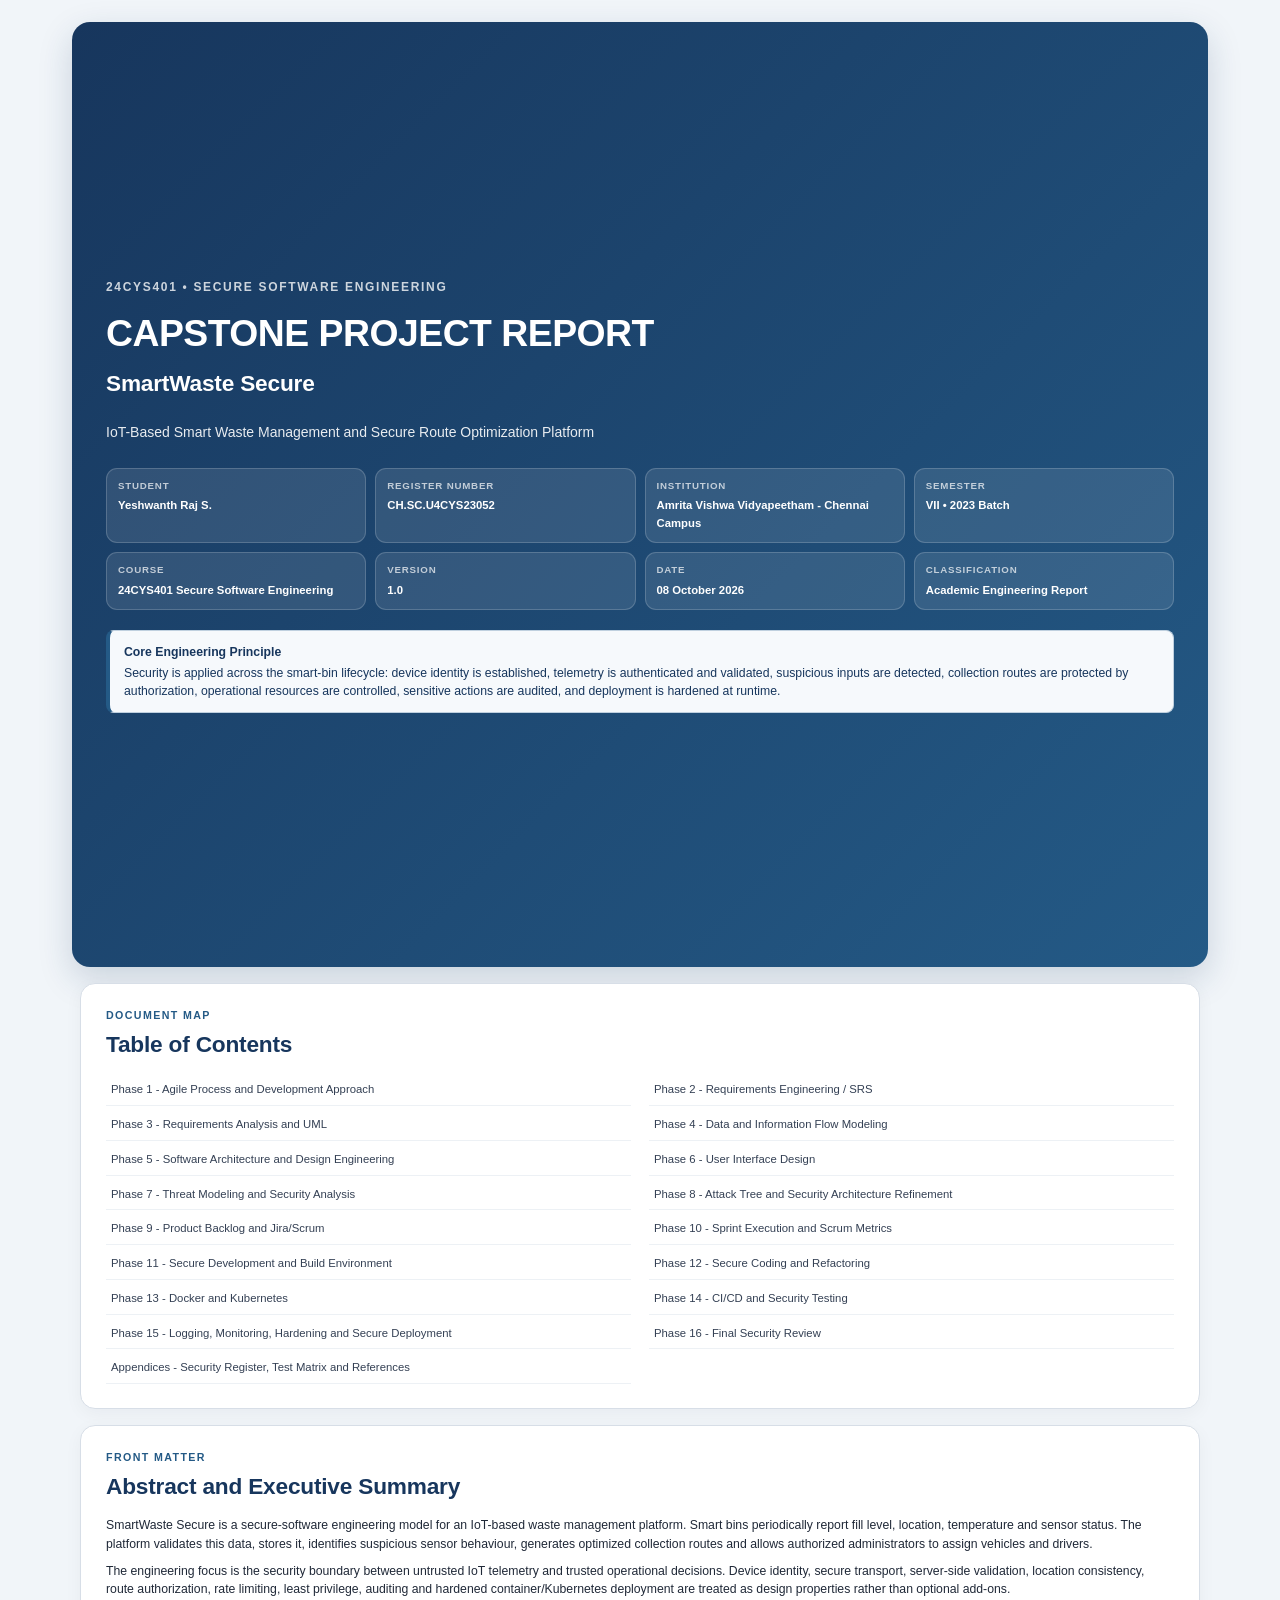
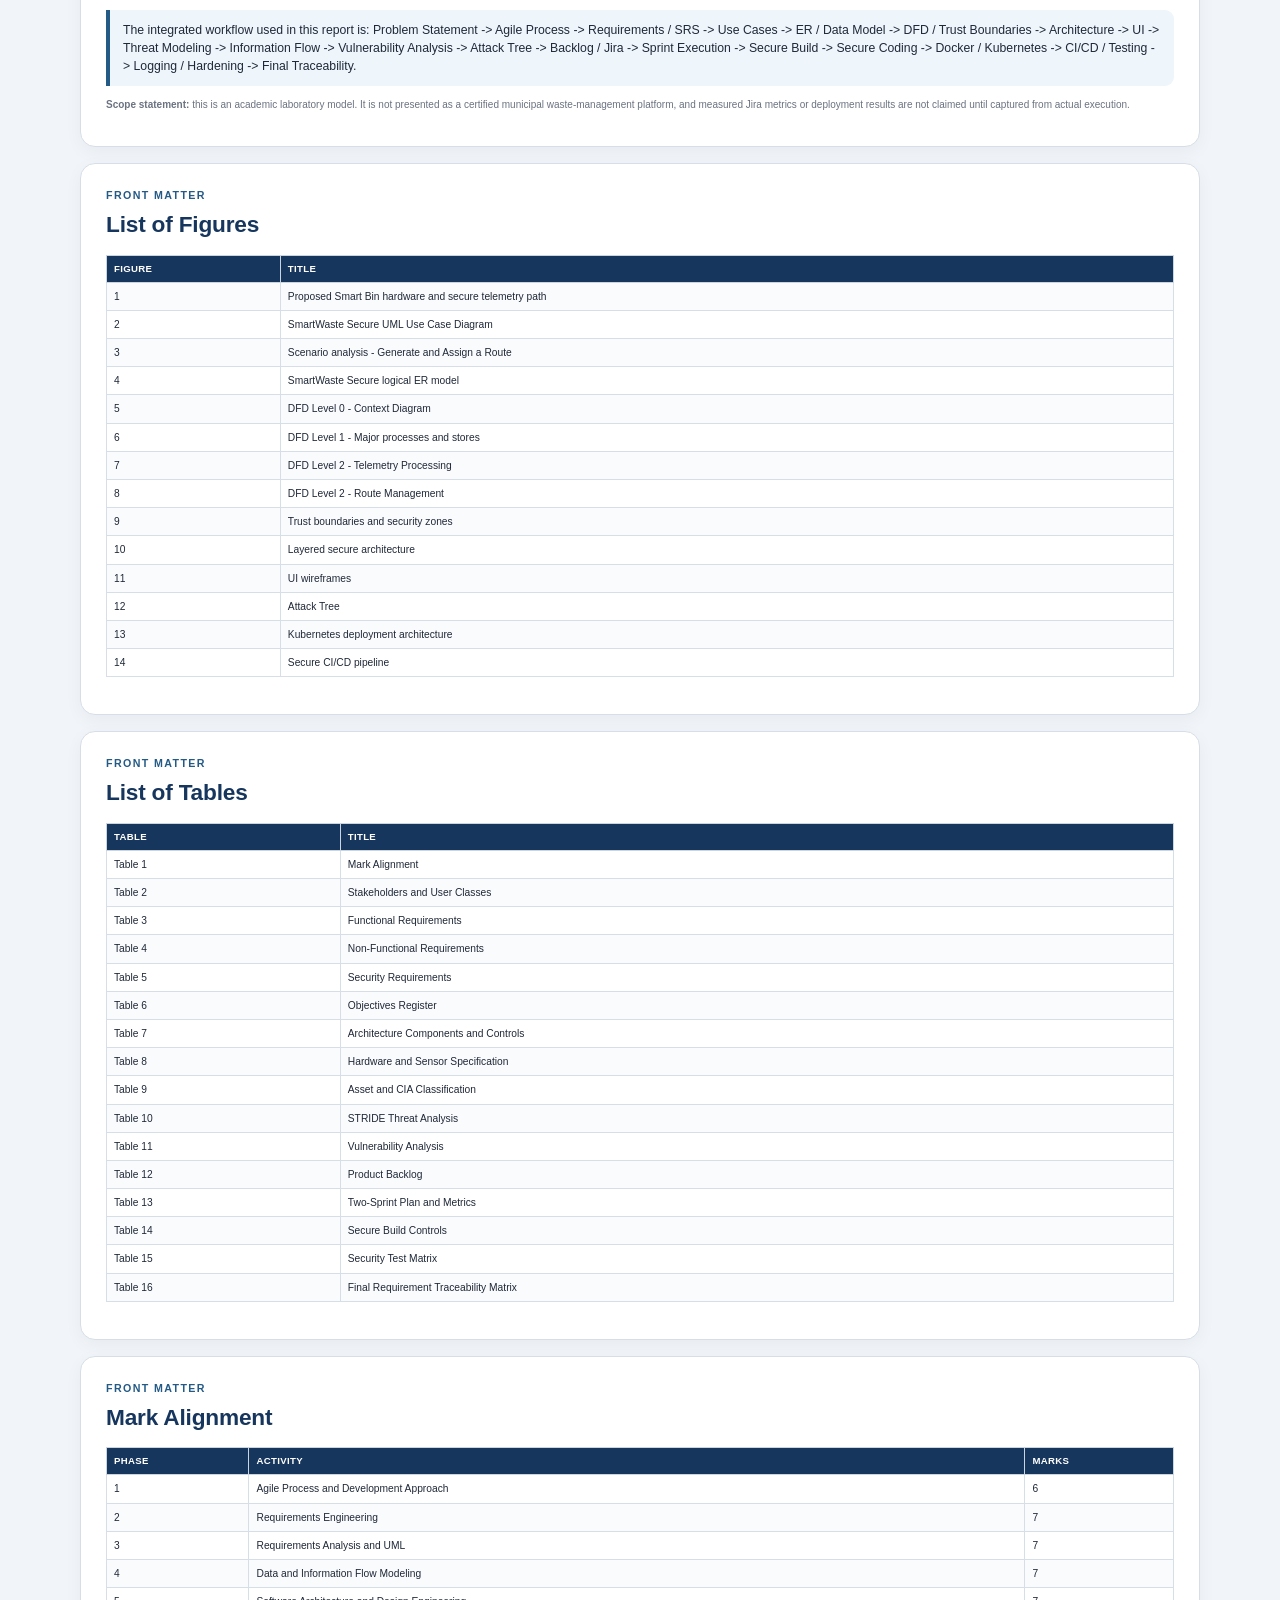
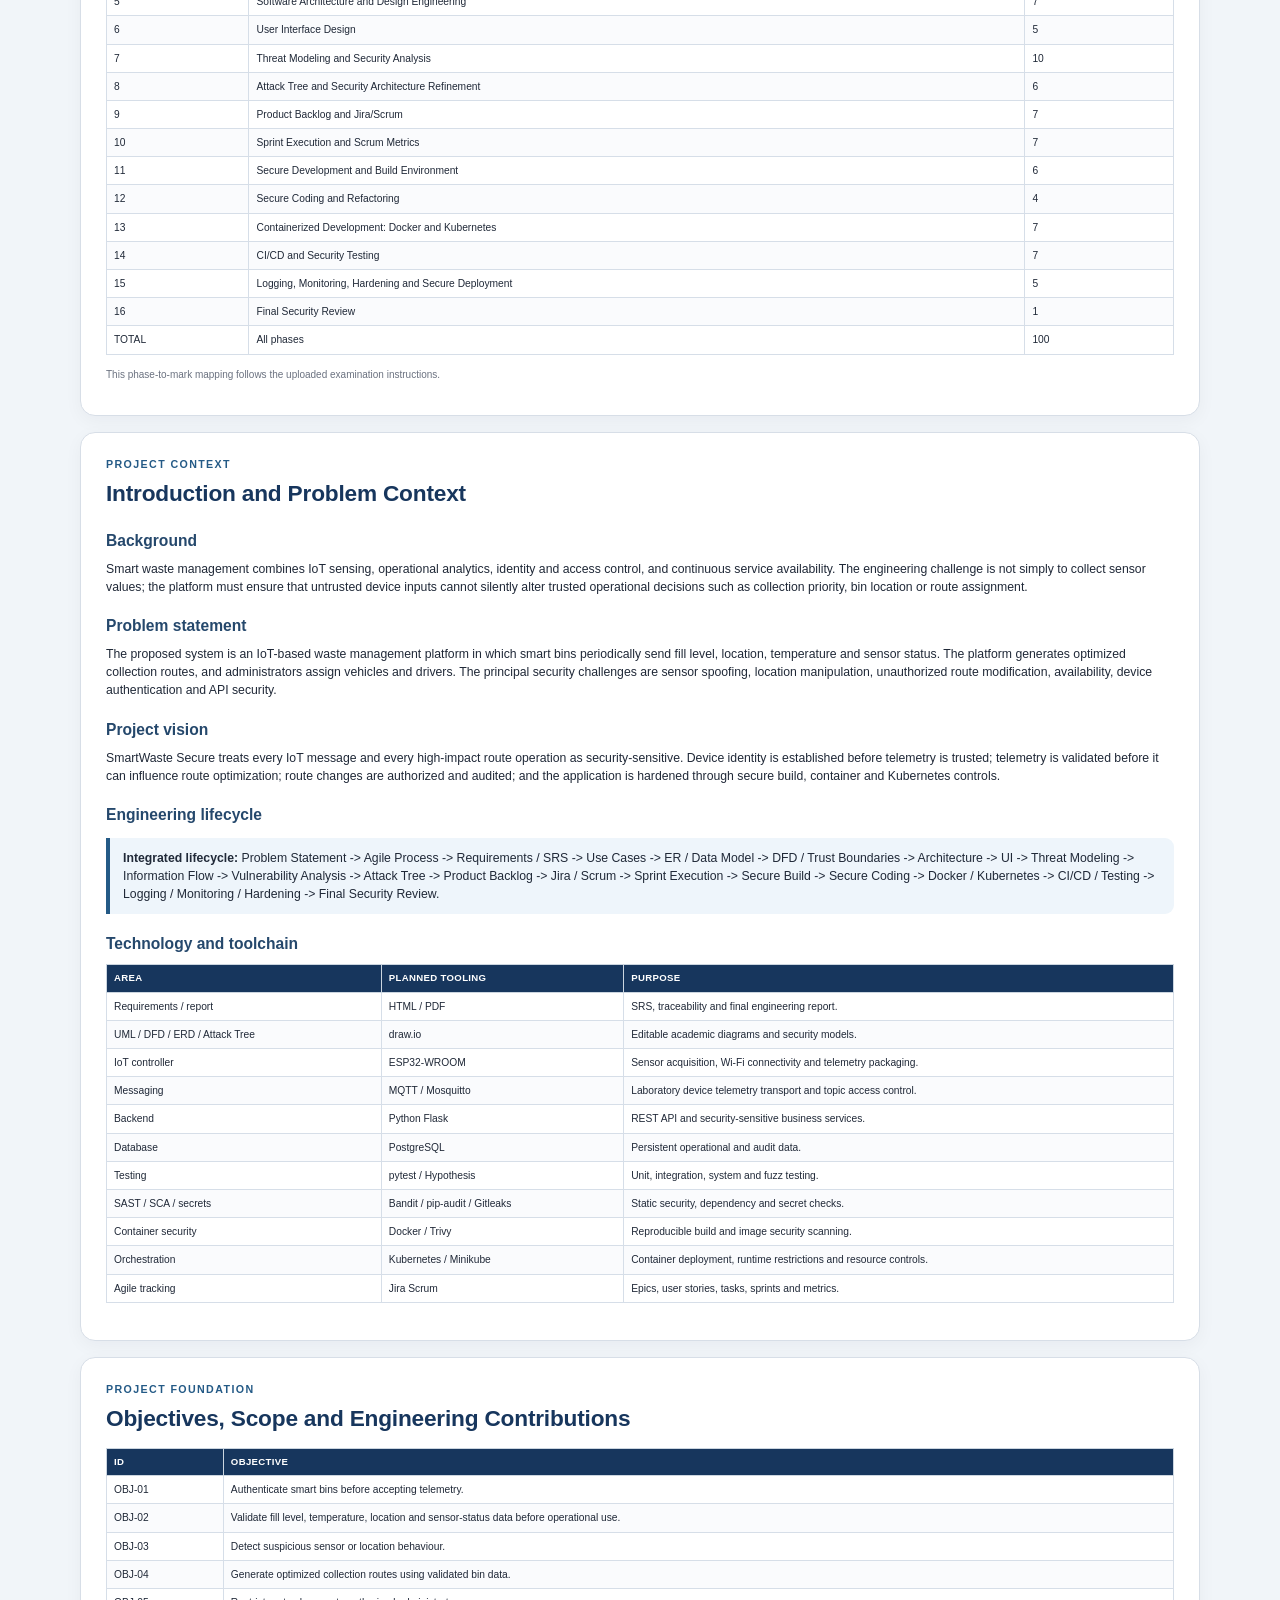
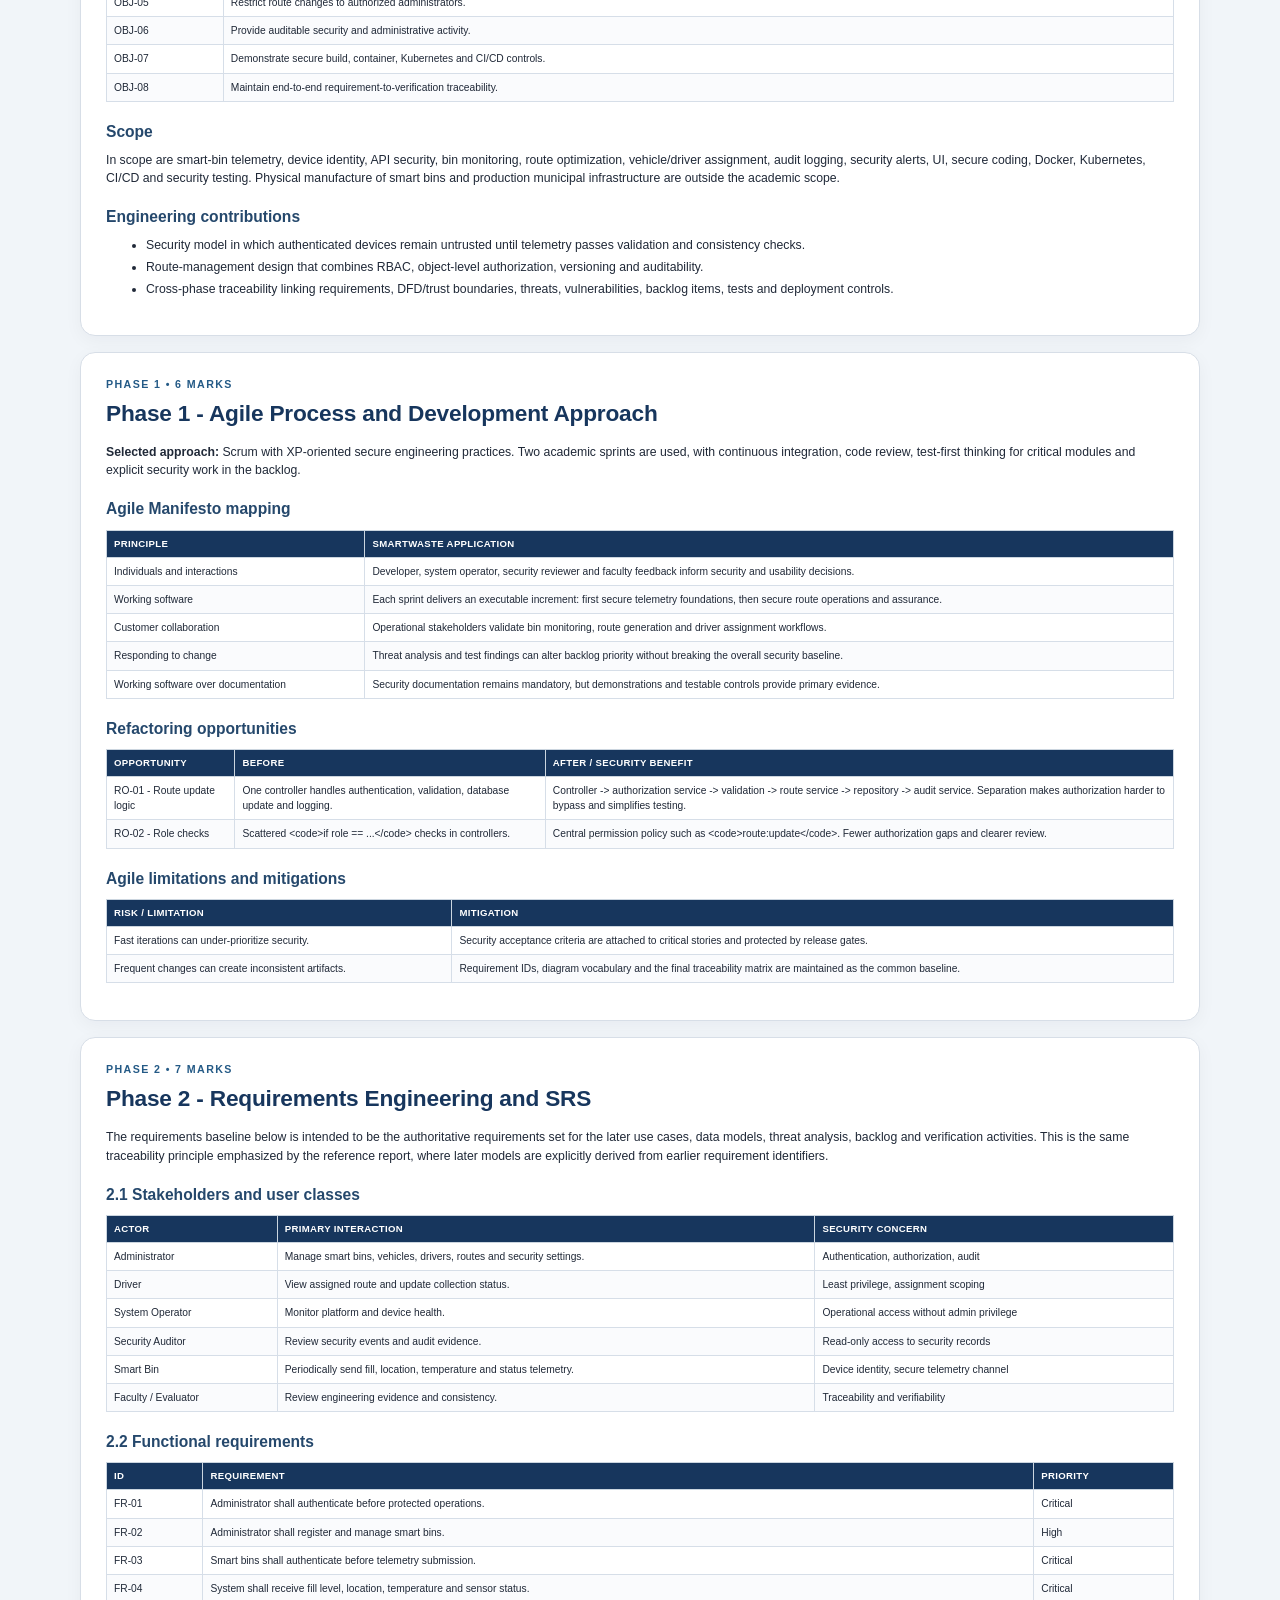
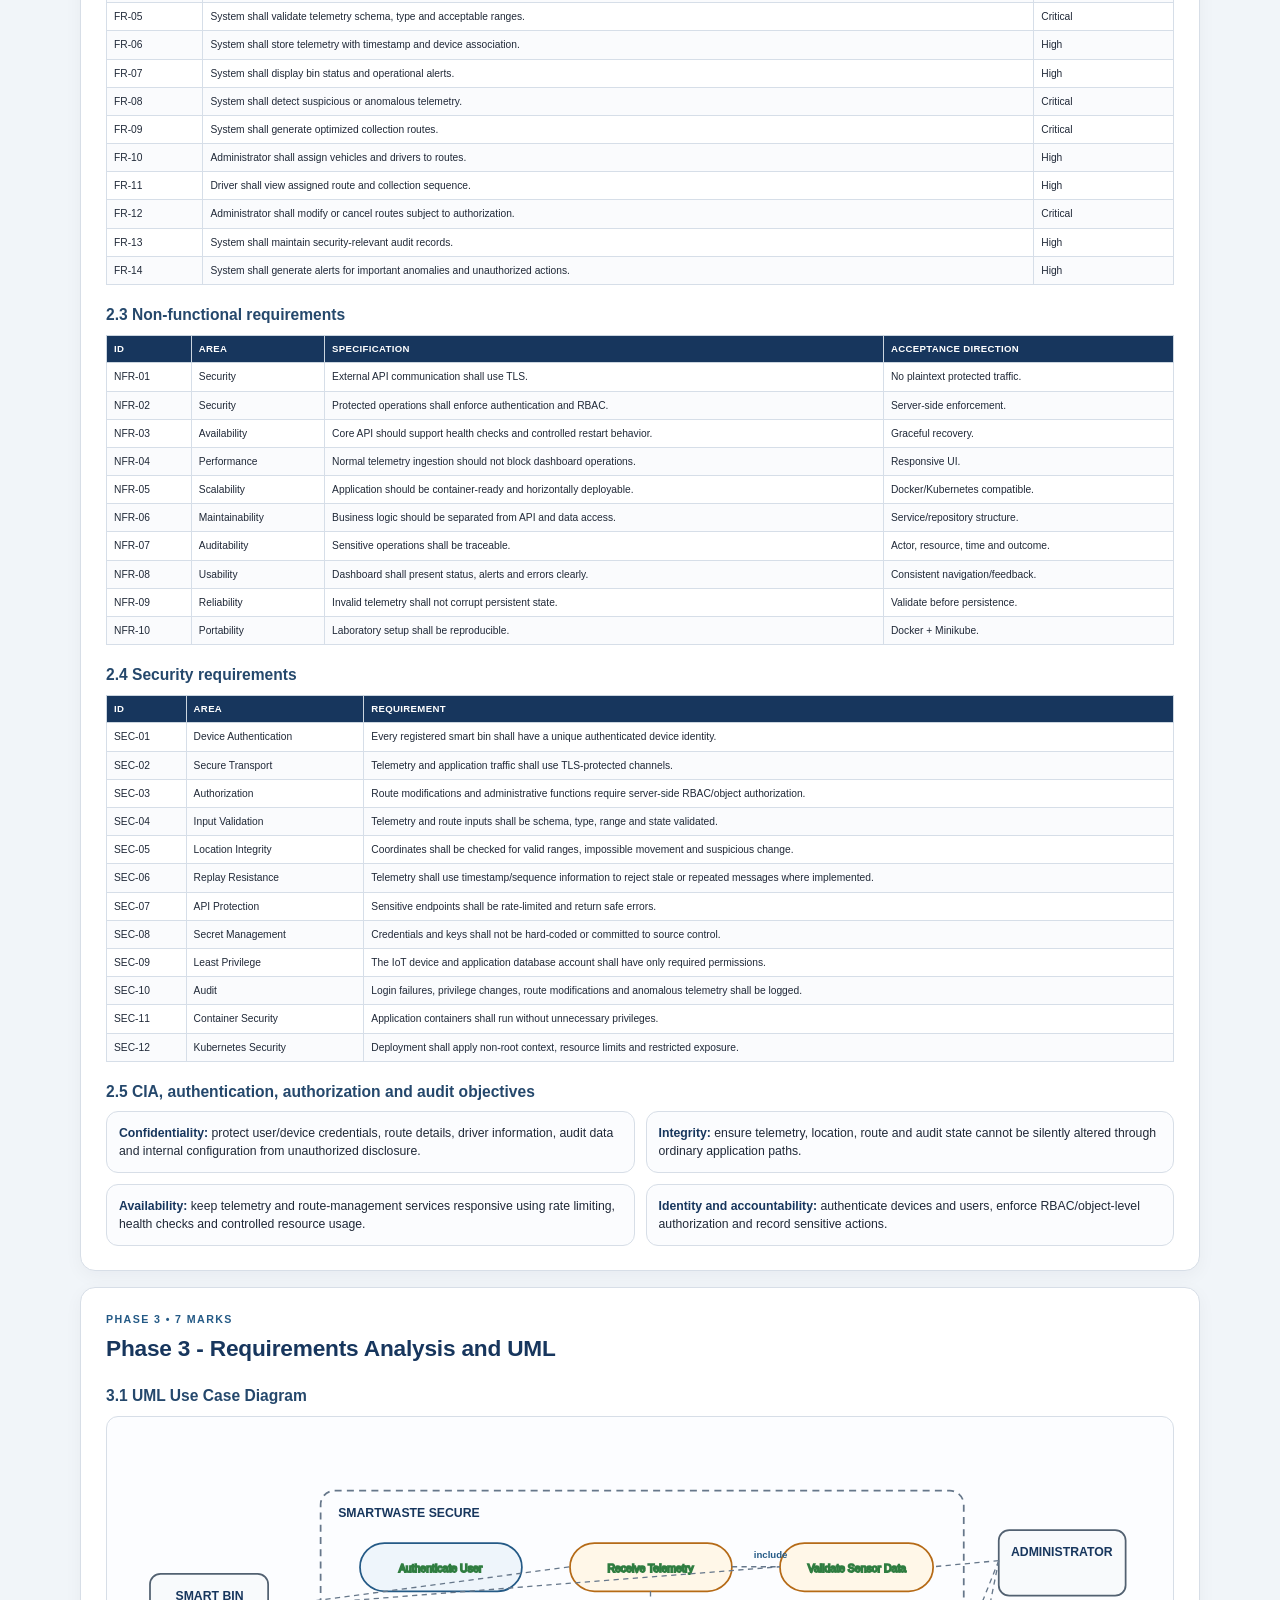
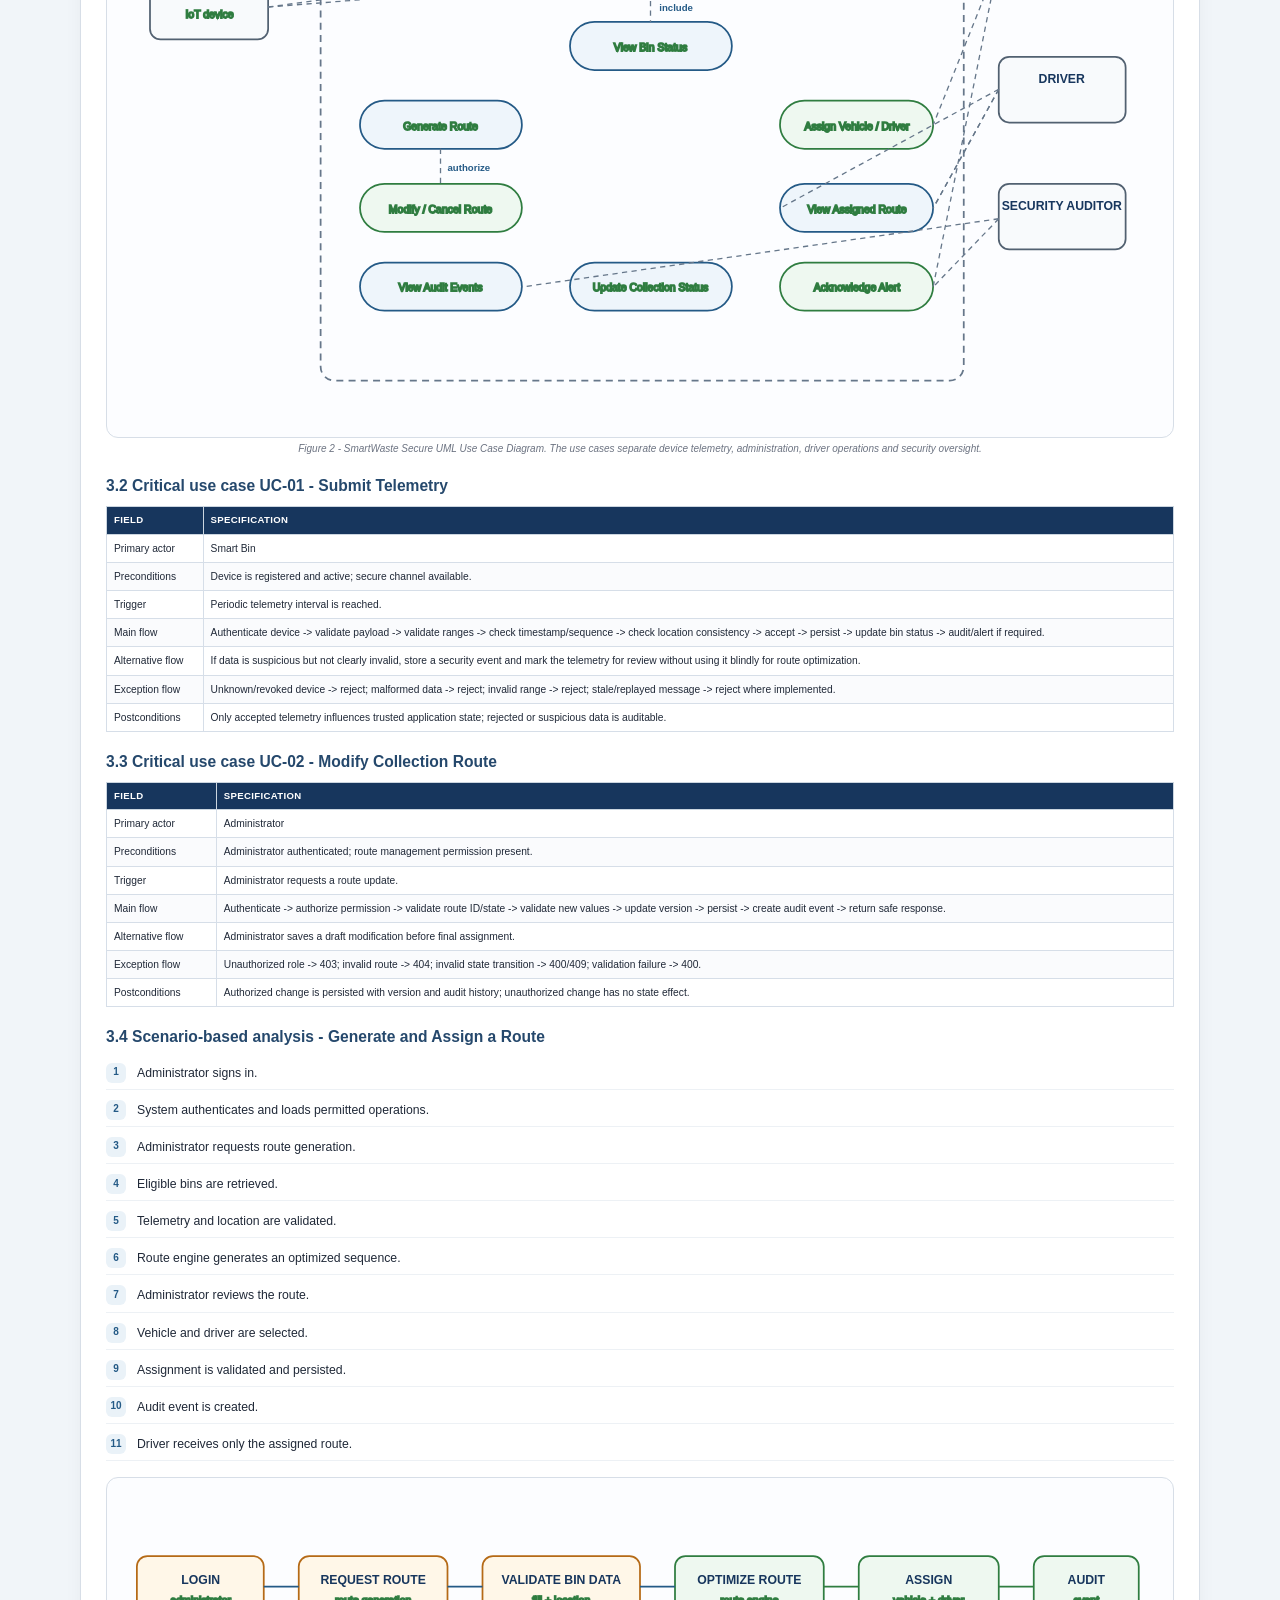
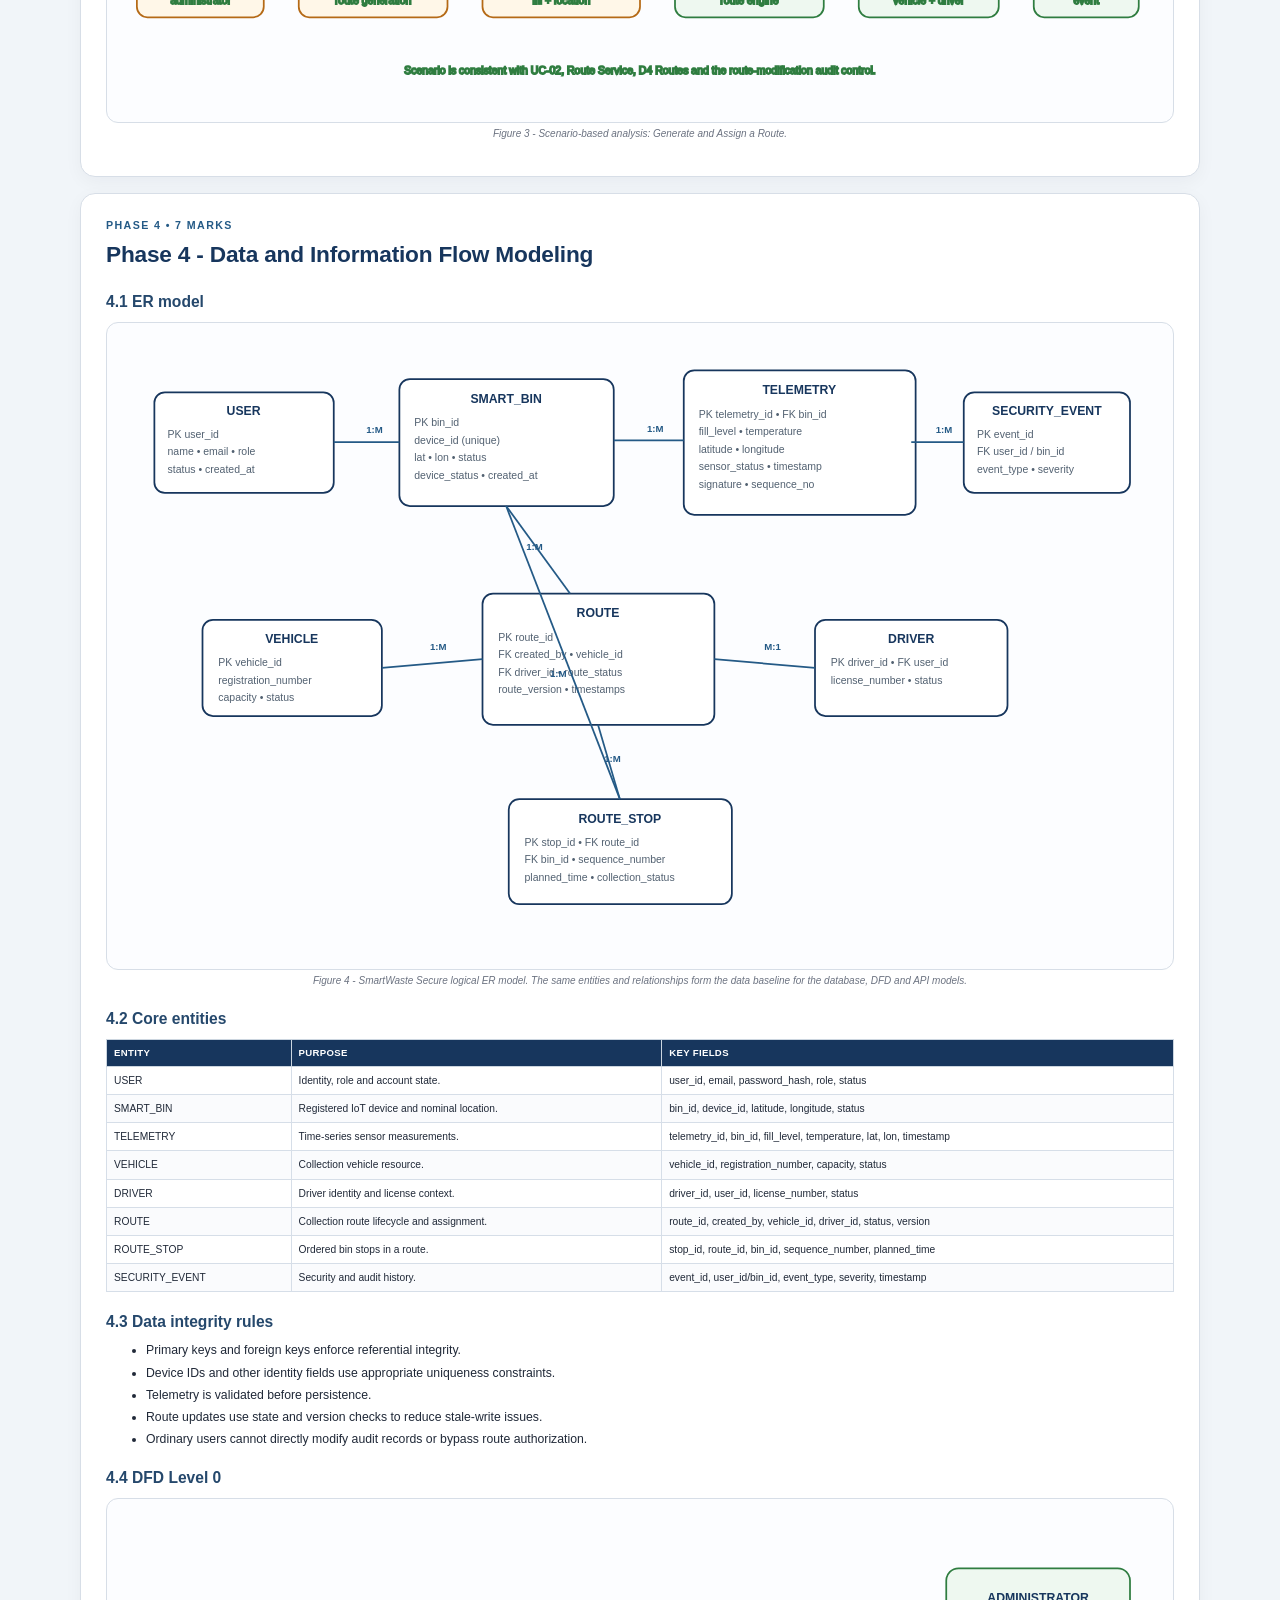
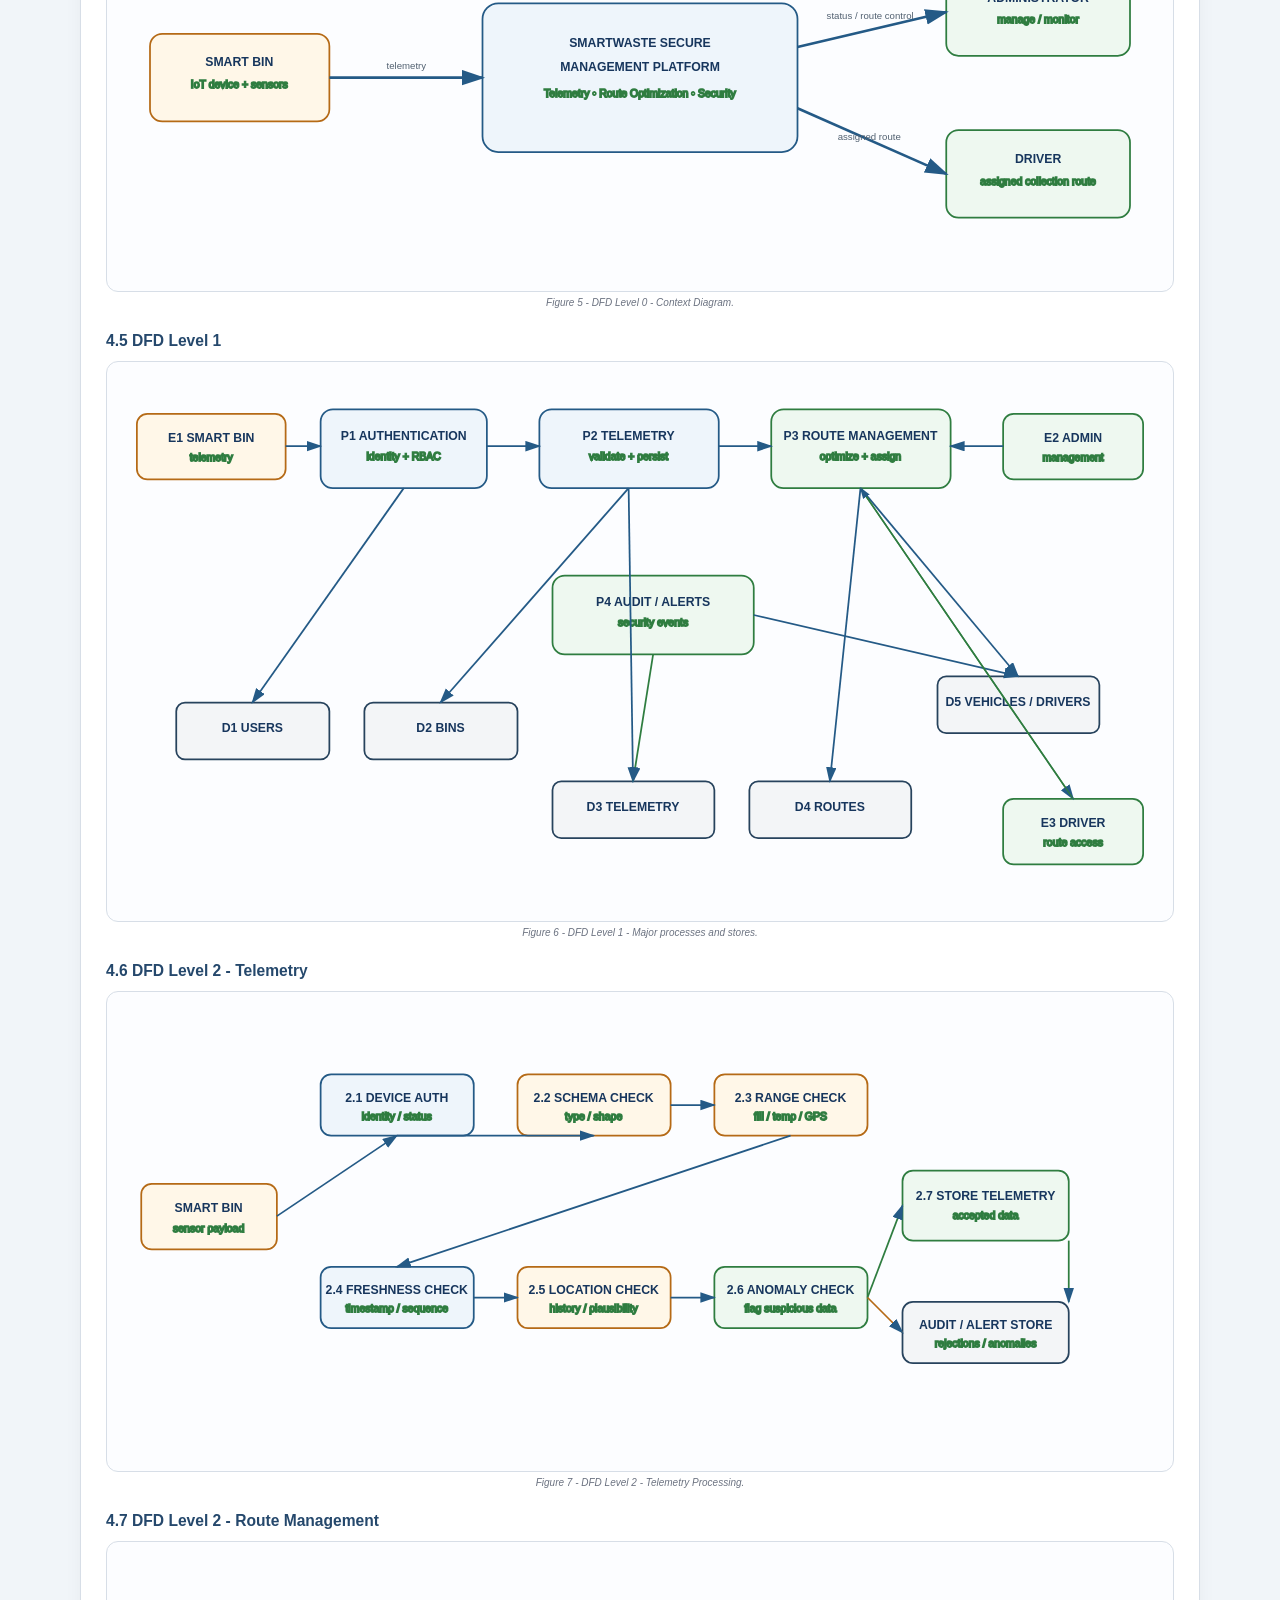
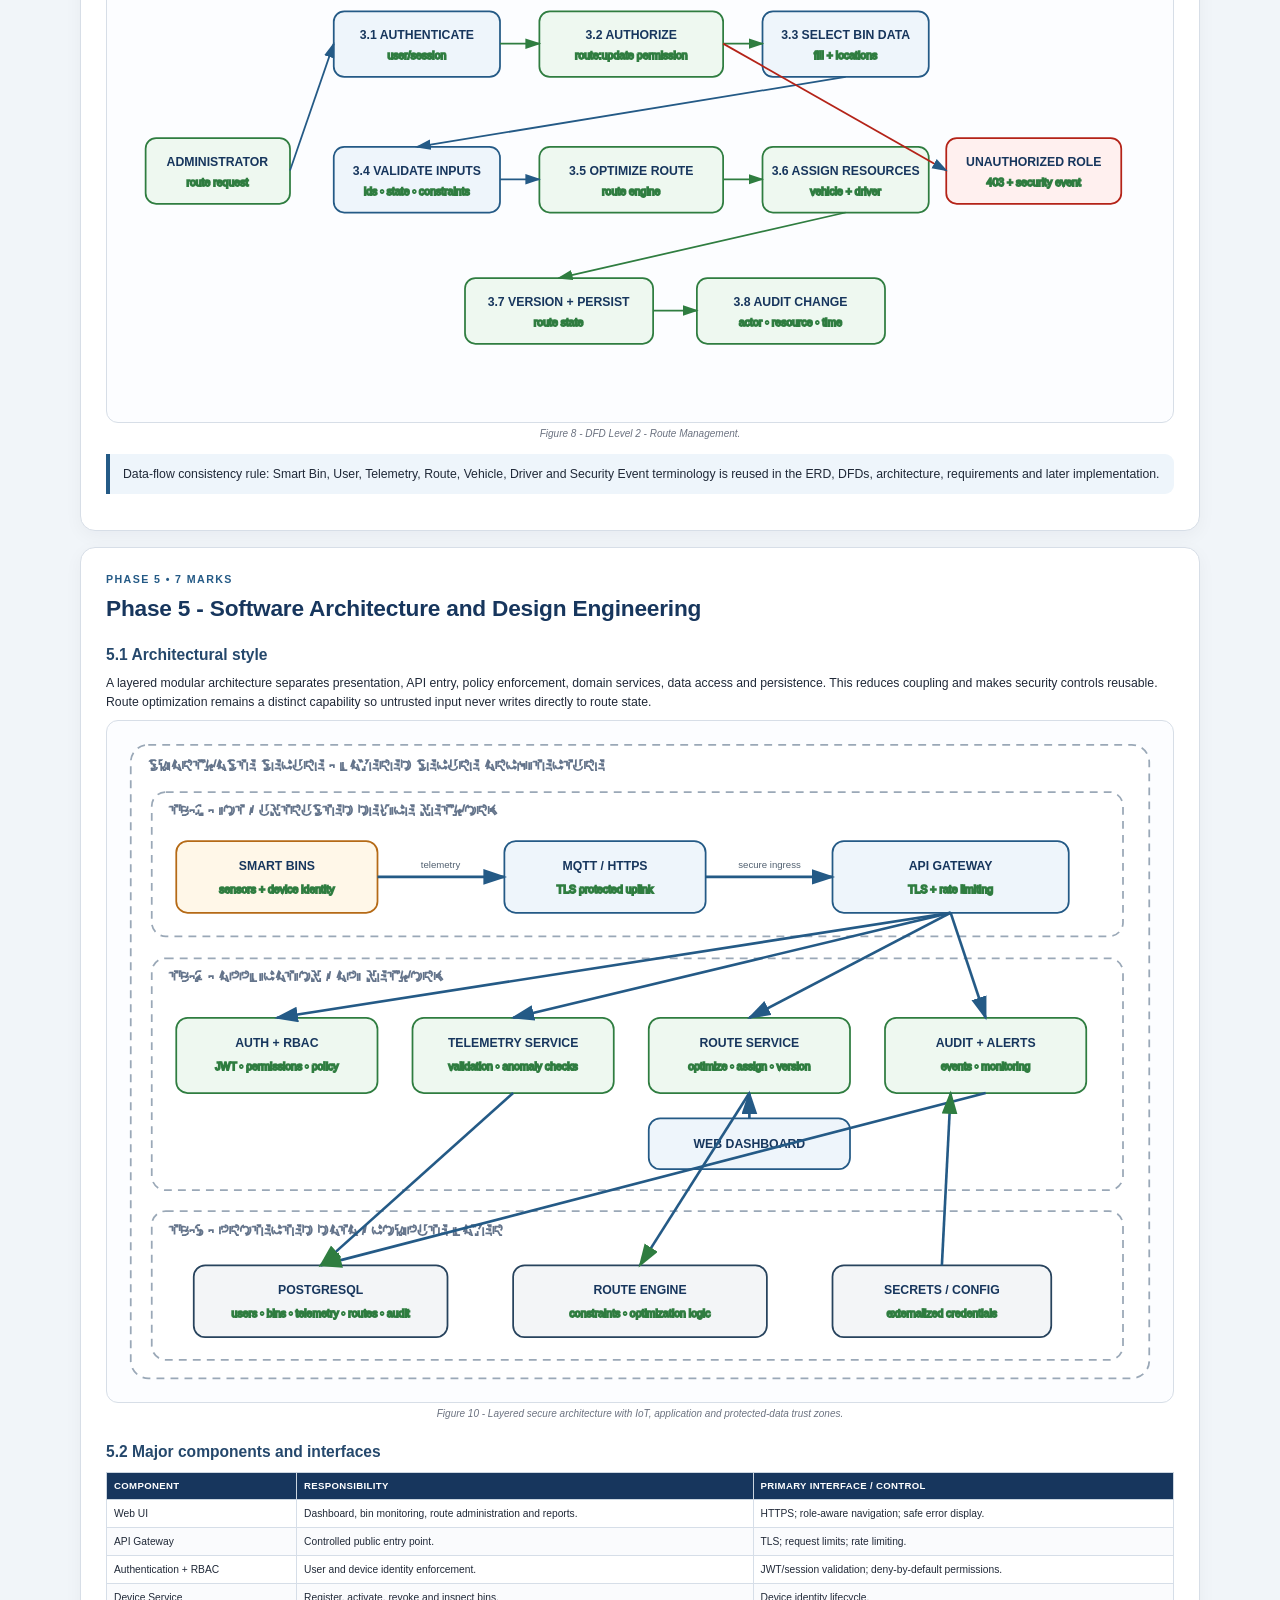
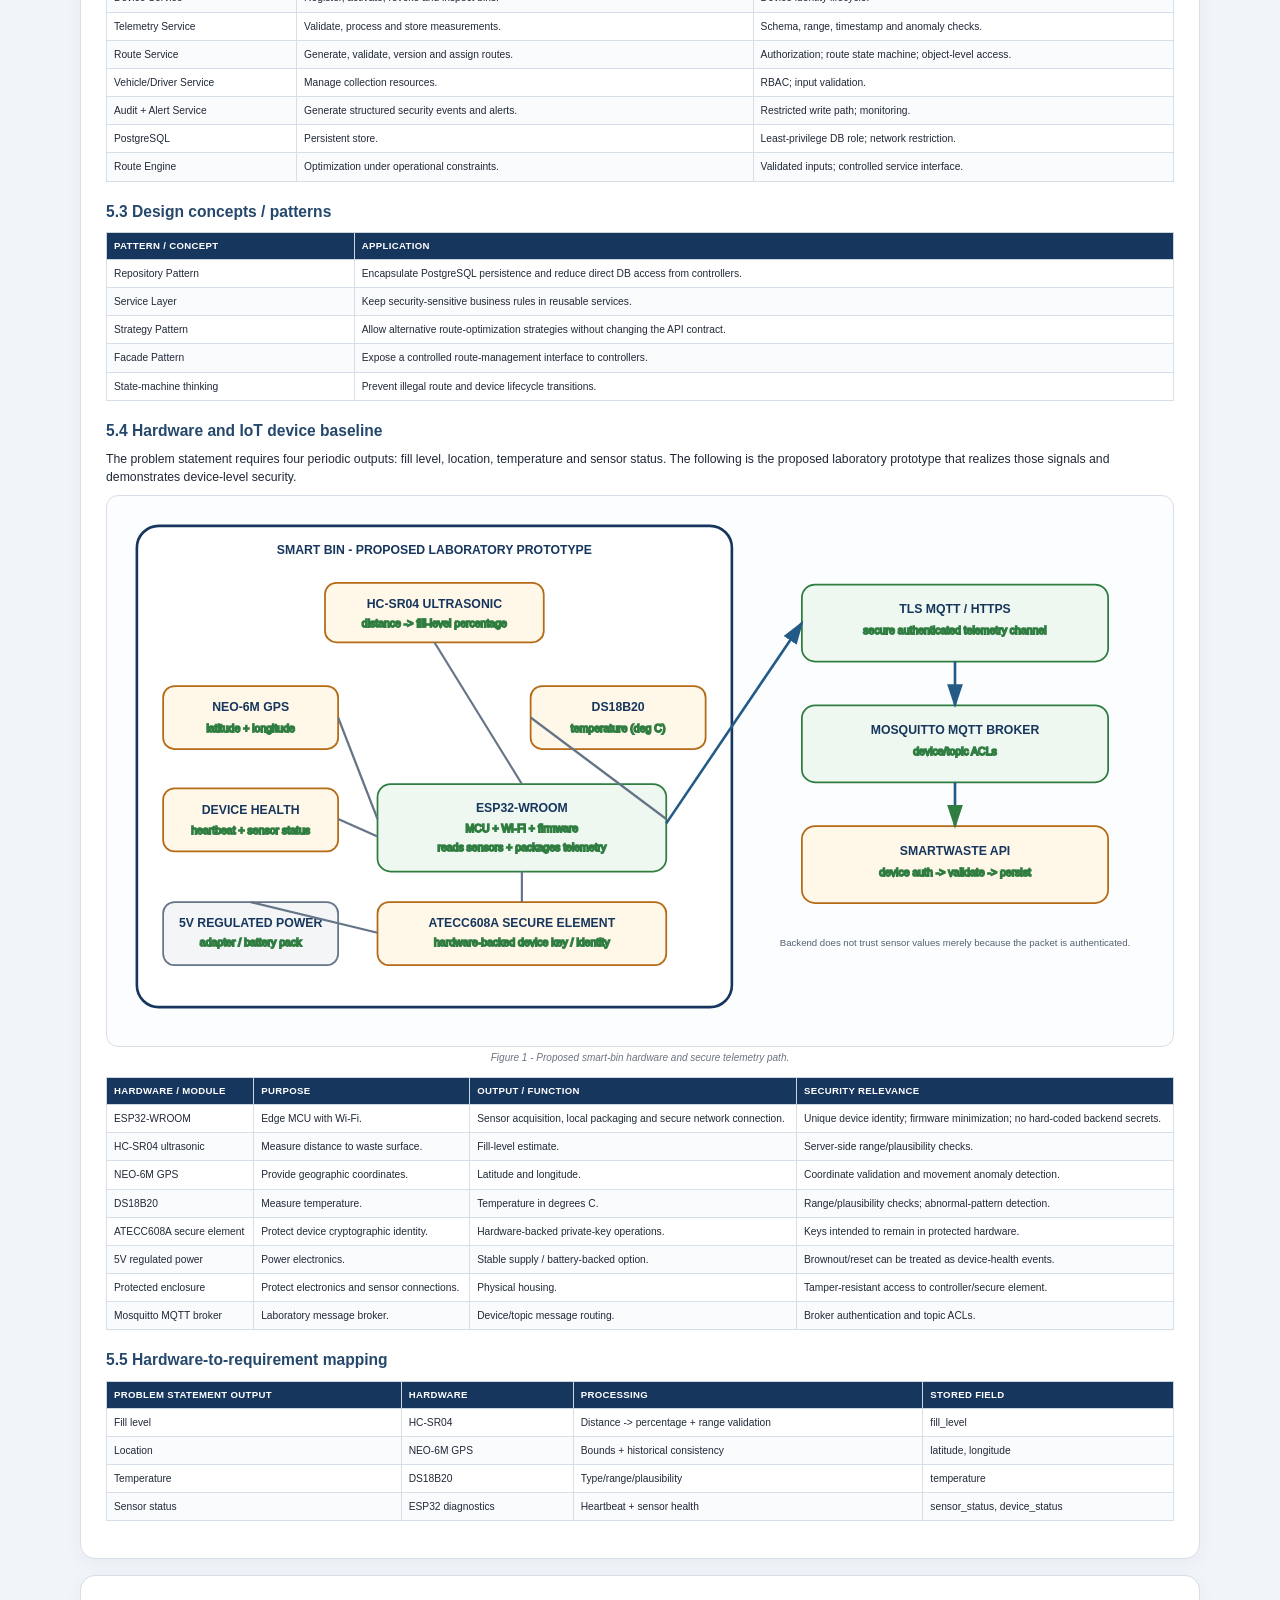
<file: reports/SmartWaste_Secure_Full_Phase1-16_Capstone_Report.html>
<!doctype html>
<html lang="en">
<head>
<meta charset="utf-8">
<title>SmartWaste Secure - Full Phase 1-16 Capstone Report</title>
<style>
@page {
  size: A4;
  margin: 18mm 16mm 17mm 16mm;
  @top-right { content: "SMARTWASTE SECURE • CAPSTONE REPORT"; color:#718096; font-size:7.5pt; font-weight:700; }
  @bottom-left { content: "24CYS401 Secure Software Engineering | Yeshwanth Raj S. | CH.SC.U4CYS23052"; color:#718096; font-size:7pt; }
  @bottom-right { content: "Page " counter(page) " of " counter(pages); color:#718096; font-size:7pt; }
}
@page:first {
  margin: 15mm 16mm 15mm 16mm;
  @top-right { content:""; }
  @bottom-left { content:""; }
  @bottom-right { content:""; }
}
*{box-sizing:border-box}
html{scroll-behavior:smooth}
body{margin:0;background:#f1f5f9;color:#202938;font-family:Arial,Helvetica,sans-serif;line-height:1.48;font-size:9.2pt}
.page{max-width:1180px;margin:0 auto;padding:22px}
.hero{background:linear-gradient(135deg,#17365d,#245a86);color:#fff;border-radius:18px;padding:34px 34px 30px;box-shadow:0 12px 34px rgba(23,54,93,.18)}
.hero .eyebrow{font-size:9pt;font-weight:800;letter-spacing:.14em;opacity:.78;text-transform:uppercase}
.hero h1{font-size:28pt;margin:9px 0 6px;letter-spacing:-.5px}
.hero h2{color:#fff!important;font-size:17pt;margin:0 0 16px}
.hero p{font-size:10.5pt;opacity:.9;margin:5px 0}
.meta{display:grid;grid-template-columns:repeat(4,1fr);gap:9px;margin-top:20px}
.meta-card{background:rgba(255,255,255,.1);border:1px solid rgba(255,255,255,.18);border-radius:11px;padding:10px 11px}
.meta-card b{display:block;font-size:7.3pt;letter-spacing:.08em;text-transform:uppercase;opacity:.7;margin-bottom:3px}
.meta-card span{font-size:8.5pt;font-weight:700}
.cover-callout{margin-top:20px;background:#f6f9fc;border:1px solid #bfd0df;border-left:4px solid #245a86;color:#17365d;border-radius:8px;padding:12px 14px}
.cover-callout b{display:block;margin-bottom:3px}
.section,.toc-page{background:#fff;border:1px solid #d7dee7;border-radius:15px;padding:24px 25px;margin:16px 0;box-shadow:0 5px 18px rgba(16,24,40,.045);break-inside:auto}
.section.break-before{break-before:auto}
.kicker{font-size:8pt;text-transform:uppercase;letter-spacing:.13em;color:#245a86;font-weight:800}
h2{font-size:17pt;color:#17365d;margin:4px 0 13px;letter-spacing:-.2px}
h3{font-size:11.7pt;color:#25486c;margin:18px 0 8px}
h4{font-size:10pt;color:#25486c;margin:14px 0 6px}
p{margin:6px 0 9px}
.lead{font-size:10.4pt;color:#526171}
ul,ol{margin-top:5px}
li{margin-bottom:4px}
table{width:100%;border-collapse:collapse;margin:9px 0 13px;font-size:7.7pt;page-break-inside:auto}
thead{display:table-header-group}
tr{break-inside:avoid;break-after:auto}
th{background:#17365d;color:#fff;text-align:left;padding:6px 7px;font-size:7.2pt;letter-spacing:.035em;text-transform:uppercase;border:1px solid #cbd5df}
td{padding:6px 7px;vertical-align:top;border:1px solid #d6dee8}
tr:nth-child(even) td{background:#fafbfd}
code{font-family:"Courier New",monospace;background:#eef2f6;padding:1px 3px;border-radius:3px;font-size:8pt}
pre{font-family:"Courier New",monospace;background:#f3f5f7;border:1px solid #d7dee7;border-radius:8px;padding:10px;font-size:7.2pt;line-height:1.45;white-space:pre-wrap;overflow-wrap:anywhere}
.callout{background:#eef5fb;border-left:4px solid #245a86;border-radius:0 9px 9px 0;padding:11px 13px;margin:12px 0}
.callout.ok{background:#eef8f0;border-left-color:#2f7d40}
.callout.warn{background:#fff7e8;border-left-color:#b56a16}
.grid-2{display:grid;grid-template-columns:1fr 1fr;gap:11px}
.grid-3{display:grid;grid-template-columns:repeat(3,1fr);gap:10px}
.info-card{border:1px solid #d7dee7;background:#fbfcfe;border-radius:12px;padding:12px}
.info-card strong{color:#17365d}
.figure{border:1px solid #d7dee7;background:#fcfdff;border-radius:12px;padding:8px;margin:9px 0 2px;break-inside:avoid}
.figure svg{display:block;width:100%;height:auto}
.caption{font-size:7.5pt;color:#6b7280;text-align:center;font-style:italic;margin:4px 0 11px}
.asset-grid{display:grid;grid-template-columns:repeat(3,1fr);gap:10px}
.asset-card{border:1px solid #d7dee7;border-radius:11px;padding:10px;background:#fff;break-inside:avoid}
.asset-id{font-size:7pt;font-weight:800;color:#245a86;letter-spacing:.08em}
.asset-name{font-size:9pt;font-weight:700;color:#17365d;margin:3px 0 8px}
.cia{display:flex;flex-wrap:wrap;gap:5px}
.chip{font-size:6.7pt;font-weight:800;border-radius:999px;padding:3px 6px;border:1px solid}
.critical{background:#fdecec;color:#b42318;border-color:#f0c8c4}
.high{background:#fff4e5;color:#b54708;border-color:#edd1a9}
.medium{background:#eef2f6;color:#475467;border-color:#d8e0e8}
.numbered{counter-reset:item;list-style:none;padding:0}
.numbered li{counter-increment:item;position:relative;padding:7px 9px 7px 31px;border-bottom:1px solid #edf1f5}
.numbered li:before{content:counter(item);position:absolute;left:0;top:6px;width:20px;height:20px;border-radius:6px;background:#eaf2f8;color:#245a86;display:grid;place-items:center;font-weight:800;font-size:7.5pt}
.mini-flow{display:grid;grid-template-columns:1fr auto 1fr auto 1fr auto 1fr;gap:8px;align-items:center;margin:12px 0}
.mini-flow .step{border:1px solid #cdd7e1;background:#f8fafc;border-radius:9px;padding:9px;text-align:center;font-size:8pt;font-weight:800;color:#17365d}
.mini-flow .arrow{font-weight:800;color:#245a86;text-align:center}
.checklist{list-style:none;padding-left:0}
.checklist li:before{content:"✓";color:#2f7d40;font-weight:900;margin-right:7px}
.toc-grid{display:grid;grid-template-columns:1fr 1fr;gap:3px 18px}
.toc-grid a{padding:7px 5px;border-bottom:1px solid #edf1f5;color:#344054;text-decoration:none;font-size:8.5pt}
.cover-page{min-height:250mm;display:flex;flex-direction:column;justify-content:center}
.smallnote{font-size:7.5pt;color:#6b7280}
.page-break{break-before:page}
@media screen {
  body{background:#f1f5f9}
  .section,.toc-page{max-width:1120px;margin-left:auto;margin-right:auto}
}
@media print {
  body{background:#fff}
  .page{max-width:none;padding:0}
  .section,.toc-page{box-shadow:none}
  .no-print{display:none}
}
</style>
</head>
<body>
<div class="page">
<section class="hero cover-page">
  <div class="eyebrow">24CYS401 • SECURE SOFTWARE ENGINEERING</div>
  <h1>CAPSTONE PROJECT REPORT</h1>
  <h2>SmartWaste Secure</h2>
  <p>IoT-Based Smart Waste Management and Secure Route Optimization Platform</p>
  <div class="meta">
    <div class="meta-card"><b>Student</b><span>Yeshwanth Raj S.</span></div>
    <div class="meta-card"><b>Register Number</b><span>CH.SC.U4CYS23052</span></div>
    <div class="meta-card"><b>Institution</b><span>Amrita Vishwa Vidyapeetham - Chennai Campus</span></div>
    <div class="meta-card"><b>Semester</b><span>VII • 2023 Batch</span></div>
    <div class="meta-card"><b>Course</b><span>24CYS401 Secure Software Engineering</span></div>
    <div class="meta-card"><b>Version</b><span>1.0</span></div>
    <div class="meta-card"><b>Date</b><span>08 October 2026</span></div>
    <div class="meta-card"><b>Classification</b><span>Academic Engineering Report</span></div>
  </div>
  <div class="cover-callout">
    <b>Core Engineering Principle</b>
    Security is applied across the smart-bin lifecycle: device identity is established, telemetry is authenticated and validated, suspicious inputs are detected, collection routes are protected by authorization, operational resources are controlled, sensitive actions are audited, and deployment is hardened at runtime.
  </div>
</section>


<div class="toc-page">
<div class="kicker">Document map</div>
<h2>Table of Contents</h2>
<div class="toc-grid">
  <a href="#p1">Phase 1 - Agile Process and Development Approach</a>
  <a href="#p2">Phase 2 - Requirements Engineering / SRS</a>
  <a href="#p3">Phase 3 - Requirements Analysis and UML</a>
  <a href="#p4">Phase 4 - Data and Information Flow Modeling</a>
  <a href="#p5">Phase 5 - Software Architecture and Design Engineering</a>
  <a href="#p6">Phase 6 - User Interface Design</a>
  <a href="#p7">Phase 7 - Threat Modeling and Security Analysis</a>
  <a href="#p8">Phase 8 - Attack Tree and Security Architecture Refinement</a>
  <a href="#p9">Phase 9 - Product Backlog and Jira/Scrum</a>
  <a href="#p10">Phase 10 - Sprint Execution and Scrum Metrics</a>
  <a href="#p11">Phase 11 - Secure Development and Build Environment</a>
  <a href="#p12">Phase 12 - Secure Coding and Refactoring</a>
  <a href="#p13">Phase 13 - Docker and Kubernetes</a>
  <a href="#p14">Phase 14 - CI/CD and Security Testing</a>
  <a href="#p15">Phase 15 - Logging, Monitoring, Hardening and Secure Deployment</a>
  <a href="#p16">Phase 16 - Final Security Review</a>
  <a href="#appendix">Appendices - Security Register, Test Matrix and References</a>
</div>
</div>


<section class="section">
<div class="kicker">Front matter</div><h2>Abstract and Executive Summary</h2>
<p>SmartWaste Secure is a secure-software engineering model for an IoT-based waste management platform. Smart bins periodically report fill level, location, temperature and sensor status. The platform validates this data, stores it, identifies suspicious sensor behaviour, generates optimized collection routes and allows authorized administrators to assign vehicles and drivers.</p>
<p>The engineering focus is the security boundary between untrusted IoT telemetry and trusted operational decisions. Device identity, secure transport, server-side validation, location consistency, route authorization, rate limiting, least privilege, auditing and hardened container/Kubernetes deployment are treated as design properties rather than optional add-ons.</p>
<div class="callout">The integrated workflow used in this report is: Problem Statement -> Agile Process -> Requirements / SRS -> Use Cases -> ER / Data Model -> DFD / Trust Boundaries -> Architecture -> UI -> Threat Modeling -> Information Flow -> Vulnerability Analysis -> Attack Tree -> Backlog / Jira -> Sprint Execution -> Secure Build -> Secure Coding -> Docker / Kubernetes -> CI/CD / Testing -> Logging / Hardening -> Final Traceability.</div>
<p class="smallnote"><strong>Scope statement:</strong> this is an academic laboratory model. It is not presented as a certified municipal waste-management platform, and measured Jira metrics or deployment results are not claimed until captured from actual execution.</p>
</section>

<section class="section">
<div class="kicker">Front matter</div><h2>List of Figures</h2>
<table>
<tr><th>Figure</th><th>Title</th></tr>
<tr><td>1</td><td>Proposed Smart Bin hardware and secure telemetry path</td></tr>
<tr><td>2</td><td>SmartWaste Secure UML Use Case Diagram</td></tr>
<tr><td>3</td><td>Scenario analysis - Generate and Assign a Route</td></tr>
<tr><td>4</td><td>SmartWaste Secure logical ER model</td></tr>
<tr><td>5</td><td>DFD Level 0 - Context Diagram</td></tr>
<tr><td>6</td><td>DFD Level 1 - Major processes and stores</td></tr>
<tr><td>7</td><td>DFD Level 2 - Telemetry Processing</td></tr>
<tr><td>8</td><td>DFD Level 2 - Route Management</td></tr>
<tr><td>9</td><td>Trust boundaries and security zones</td></tr>
<tr><td>10</td><td>Layered secure architecture</td></tr>
<tr><td>11</td><td>UI wireframes</td></tr>
<tr><td>12</td><td>Attack Tree</td></tr>
<tr><td>13</td><td>Kubernetes deployment architecture</td></tr>
<tr><td>14</td><td>Secure CI/CD pipeline</td></tr>
</table>

</section>


<section class="section">
<div class="kicker">Front matter</div><h2>List of Tables</h2>
<table><thead><tr><th>Table</th><th>Title</th></tr></thead><tbody>
<tr><td>Table 1</td><td>Mark Alignment</td></tr>
<tr><td>Table 2</td><td>Stakeholders and User Classes</td></tr>
<tr><td>Table 3</td><td>Functional Requirements</td></tr>
<tr><td>Table 4</td><td>Non-Functional Requirements</td></tr>
<tr><td>Table 5</td><td>Security Requirements</td></tr>
<tr><td>Table 6</td><td>Objectives Register</td></tr>
<tr><td>Table 7</td><td>Architecture Components and Controls</td></tr>
<tr><td>Table 8</td><td>Hardware and Sensor Specification</td></tr>
<tr><td>Table 9</td><td>Asset and CIA Classification</td></tr>
<tr><td>Table 10</td><td>STRIDE Threat Analysis</td></tr>
<tr><td>Table 11</td><td>Vulnerability Analysis</td></tr>
<tr><td>Table 12</td><td>Product Backlog</td></tr>
<tr><td>Table 13</td><td>Two-Sprint Plan and Metrics</td></tr>
<tr><td>Table 14</td><td>Secure Build Controls</td></tr>
<tr><td>Table 15</td><td>Security Test Matrix</td></tr>
<tr><td>Table 16</td><td>Final Requirement Traceability Matrix</td></tr>
</tbody></table>
</section>

<section class="section">
<div class="kicker">Front matter</div><h2>Mark Alignment</h2>
<table><thead><tr><th>Phase</th><th>Activity</th><th>Marks</th></tr></thead><tbody><tr><td>1</td><td>Agile Process and Development Approach</td><td>6</td></tr><tr><td>2</td><td>Requirements Engineering</td><td>7</td></tr><tr><td>3</td><td>Requirements Analysis and UML</td><td>7</td></tr><tr><td>4</td><td>Data and Information Flow Modeling</td><td>7</td></tr><tr><td>5</td><td>Software Architecture and Design Engineering</td><td>7</td></tr><tr><td>6</td><td>User Interface Design</td><td>5</td></tr><tr><td>7</td><td>Threat Modeling and Security Analysis</td><td>10</td></tr><tr><td>8</td><td>Attack Tree and Security Architecture Refinement</td><td>6</td></tr><tr><td>9</td><td>Product Backlog and Jira/Scrum</td><td>7</td></tr><tr><td>10</td><td>Sprint Execution and Scrum Metrics</td><td>7</td></tr><tr><td>11</td><td>Secure Development and Build Environment</td><td>6</td></tr><tr><td>12</td><td>Secure Coding and Refactoring</td><td>4</td></tr><tr><td>13</td><td>Containerized Development: Docker and Kubernetes</td><td>7</td></tr><tr><td>14</td><td>CI/CD and Security Testing</td><td>7</td></tr><tr><td>15</td><td>Logging, Monitoring, Hardening and Secure Deployment</td><td>5</td></tr><tr><td>16</td><td>Final Security Review</td><td>1</td></tr><tr><td>TOTAL</td><td>All phases</td><td>100</td></tr></tbody></table>
<p class="smallnote">This phase-to-mark mapping follows the uploaded examination instructions. </p>
</section>


<section class="section">
  <div class="kicker">Project context</div>
  <h2>Introduction and Problem Context</h2>
  <h3>Background</h3>
  <p>Smart waste management combines IoT sensing, operational analytics, identity and access control, and continuous service availability. The engineering challenge is not simply to collect sensor values; the platform must ensure that untrusted device inputs cannot silently alter trusted operational decisions such as collection priority, bin location or route assignment.</p>
  <h3>Problem statement</h3>
  <p>The proposed system is an IoT-based waste management platform in which smart bins periodically send fill level, location, temperature and sensor status. The platform generates optimized collection routes, and administrators assign vehicles and drivers. The principal security challenges are sensor spoofing, location manipulation, unauthorized route modification, availability, device authentication and API security.</p>
  <h3>Project vision</h3>
  <p>SmartWaste Secure treats every IoT message and every high-impact route operation as security-sensitive. Device identity is established before telemetry is trusted; telemetry is validated before it can influence route optimization; route changes are authorized and audited; and the application is hardened through secure build, container and Kubernetes controls.</p>
  <h3>Engineering lifecycle</h3>
  <div class="callout"><strong>Integrated lifecycle:</strong> Problem Statement -> Agile Process -> Requirements / SRS -> Use Cases -> ER / Data Model -> DFD / Trust Boundaries -> Architecture -> UI -> Threat Modeling -> Information Flow -> Vulnerability Analysis -> Attack Tree -> Product Backlog -> Jira / Scrum -> Sprint Execution -> Secure Build -> Secure Coding -> Docker / Kubernetes -> CI/CD / Testing -> Logging / Monitoring / Hardening -> Final Security Review.</div>
  <h3>Technology and toolchain</h3>
  <table><thead><tr><th>Area</th><th>Planned tooling</th><th>Purpose</th></tr></thead><tbody>
    <tr><td>Requirements / report</td><td>HTML / PDF</td><td>SRS, traceability and final engineering report.</td></tr>
    <tr><td>UML / DFD / ERD / Attack Tree</td><td>draw.io</td><td>Editable academic diagrams and security models.</td></tr>
    <tr><td>IoT controller</td><td>ESP32-WROOM</td><td>Sensor acquisition, Wi-Fi connectivity and telemetry packaging.</td></tr>
    <tr><td>Messaging</td><td>MQTT / Mosquitto</td><td>Laboratory device telemetry transport and topic access control.</td></tr>
    <tr><td>Backend</td><td>Python Flask</td><td>REST API and security-sensitive business services.</td></tr>
    <tr><td>Database</td><td>PostgreSQL</td><td>Persistent operational and audit data.</td></tr>
    <tr><td>Testing</td><td>pytest / Hypothesis</td><td>Unit, integration, system and fuzz testing.</td></tr>
    <tr><td>SAST / SCA / secrets</td><td>Bandit / pip-audit / Gitleaks</td><td>Static security, dependency and secret checks.</td></tr>
    <tr><td>Container security</td><td>Docker / Trivy</td><td>Reproducible build and image security scanning.</td></tr>
    <tr><td>Orchestration</td><td>Kubernetes / Minikube</td><td>Container deployment, runtime restrictions and resource controls.</td></tr>
    <tr><td>Agile tracking</td><td>Jira Scrum</td><td>Epics, user stories, tasks, sprints and metrics.</td></tr>
  </tbody></table>
</section>

<section class="section">
  <div class="kicker">Project foundation</div>
  <h2>Objectives, Scope and Engineering Contributions</h2>
  <table><thead><tr><th>ID</th><th>Objective</th></tr></thead><tbody>
    <tr><td>OBJ-01</td><td>Authenticate smart bins before accepting telemetry.</td></tr>
    <tr><td>OBJ-02</td><td>Validate fill level, temperature, location and sensor-status data before operational use.</td></tr>
    <tr><td>OBJ-03</td><td>Detect suspicious sensor or location behaviour.</td></tr>
    <tr><td>OBJ-04</td><td>Generate optimized collection routes using validated bin data.</td></tr>
    <tr><td>OBJ-05</td><td>Restrict route changes to authorized administrators.</td></tr>
    <tr><td>OBJ-06</td><td>Provide auditable security and administrative activity.</td></tr>
    <tr><td>OBJ-07</td><td>Demonstrate secure build, container, Kubernetes and CI/CD controls.</td></tr>
    <tr><td>OBJ-08</td><td>Maintain end-to-end requirement-to-verification traceability.</td></tr>
  </tbody></table>
  <h3>Scope</h3>
  <p>In scope are smart-bin telemetry, device identity, API security, bin monitoring, route optimization, vehicle/driver assignment, audit logging, security alerts, UI, secure coding, Docker, Kubernetes, CI/CD and security testing. Physical manufacture of smart bins and production municipal infrastructure are outside the academic scope.</p>
  <h3>Engineering contributions</h3>
  <ul>
    <li>Security model in which authenticated devices remain untrusted until telemetry passes validation and consistency checks.</li>
    <li>Route-management design that combines RBAC, object-level authorization, versioning and auditability.</li>
    <li>Cross-phase traceability linking requirements, DFD/trust boundaries, threats, vulnerabilities, backlog items, tests and deployment controls.</li>
  </ul>
</section>

<section class="section" id="p1">
<div class="kicker">Phase 1 • 6 marks</div><h2>Phase 1 - Agile Process and Development Approach</h2>

<p><strong>Selected approach:</strong> Scrum with XP-oriented secure engineering practices. Two academic sprints are used, with continuous integration, code review, test-first thinking for critical modules and explicit security work in the backlog.</p>
<h3>Agile Manifesto mapping</h3>
<table><thead><tr><th>Principle</th><th>SmartWaste application</th></tr></thead><tbody><tr><td>Individuals and interactions</td><td>Developer, system operator, security reviewer and faculty feedback inform security and usability decisions.</td></tr><tr><td>Working software</td><td>Each sprint delivers an executable increment: first secure telemetry foundations, then secure route operations and assurance.</td></tr><tr><td>Customer collaboration</td><td>Operational stakeholders validate bin monitoring, route generation and driver assignment workflows.</td></tr><tr><td>Responding to change</td><td>Threat analysis and test findings can alter backlog priority without breaking the overall security baseline.</td></tr><tr><td>Working software over documentation</td><td>Security documentation remains mandatory, but demonstrations and testable controls provide primary evidence.</td></tr></tbody></table>
<h3>Refactoring opportunities</h3>
<table><thead><tr><th>Opportunity</th><th>Before</th><th>After / Security Benefit</th></tr></thead><tbody><tr><td>RO-01 - Route update logic</td><td>One controller handles authentication, validation, database update and logging.</td><td>Controller -&gt; authorization service -&gt; validation -&gt; route service -&gt; repository -&gt; audit service. Separation makes authorization harder to bypass and simplifies testing.</td></tr><tr><td>RO-02 - Role checks</td><td>Scattered &lt;code&gt;if role == ...&lt;/code&gt; checks in controllers.</td><td>Central permission policy such as &lt;code&gt;route:update&lt;/code&gt;. Fewer authorization gaps and clearer review.</td></tr></tbody></table>
<h3>Agile limitations and mitigations</h3>
<table><thead><tr><th>Risk / Limitation</th><th>Mitigation</th></tr></thead><tbody><tr><td>Fast iterations can under-prioritize security.</td><td>Security acceptance criteria are attached to critical stories and protected by release gates.</td></tr><tr><td>Frequent changes can create inconsistent artifacts.</td><td>Requirement IDs, diagram vocabulary and the final traceability matrix are maintained as the common baseline.</td></tr></tbody></table>

</section>

<section class="section" id="p2">
<div class="kicker">Phase 2 • 7 marks</div><h2>Phase 2 - Requirements Engineering and SRS</h2>
<p>The requirements baseline below is intended to be the authoritative requirements set for the later use cases, data models, threat analysis, backlog and verification activities. This is the same traceability principle emphasized by the reference report, where later models are explicitly derived from earlier requirement identifiers. </p>

<h3>2.1 Stakeholders and user classes</h3>
<table><thead><tr><th>Actor</th><th>Primary interaction</th><th>Security concern</th></tr></thead><tbody><tr><td>Administrator</td><td>Manage smart bins, vehicles, drivers, routes and security settings.</td><td>Authentication, authorization, audit</td></tr><tr><td>Driver</td><td>View assigned route and update collection status.</td><td>Least privilege, assignment scoping</td></tr><tr><td>System Operator</td><td>Monitor platform and device health.</td><td>Operational access without admin privilege</td></tr><tr><td>Security Auditor</td><td>Review security events and audit evidence.</td><td>Read-only access to security records</td></tr><tr><td>Smart Bin</td><td>Periodically send fill, location, temperature and status telemetry.</td><td>Device identity, secure telemetry channel</td></tr><tr><td>Faculty / Evaluator</td><td>Review engineering evidence and consistency.</td><td>Traceability and verifiability</td></tr></tbody></table>
<h3>2.2 Functional requirements</h3>
<table><thead><tr><th>ID</th><th>Requirement</th><th>Priority</th></tr></thead><tbody><tr><td>FR-01</td><td>Administrator shall authenticate before protected operations.</td><td>Critical</td></tr><tr><td>FR-02</td><td>Administrator shall register and manage smart bins.</td><td>High</td></tr><tr><td>FR-03</td><td>Smart bins shall authenticate before telemetry submission.</td><td>Critical</td></tr><tr><td>FR-04</td><td>System shall receive fill level, location, temperature and sensor status.</td><td>Critical</td></tr><tr><td>FR-05</td><td>System shall validate telemetry schema, type and acceptable ranges.</td><td>Critical</td></tr><tr><td>FR-06</td><td>System shall store telemetry with timestamp and device association.</td><td>High</td></tr><tr><td>FR-07</td><td>System shall display bin status and operational alerts.</td><td>High</td></tr><tr><td>FR-08</td><td>System shall detect suspicious or anomalous telemetry.</td><td>Critical</td></tr><tr><td>FR-09</td><td>System shall generate optimized collection routes.</td><td>Critical</td></tr><tr><td>FR-10</td><td>Administrator shall assign vehicles and drivers to routes.</td><td>High</td></tr><tr><td>FR-11</td><td>Driver shall view assigned route and collection sequence.</td><td>High</td></tr><tr><td>FR-12</td><td>Administrator shall modify or cancel routes subject to authorization.</td><td>Critical</td></tr><tr><td>FR-13</td><td>System shall maintain security-relevant audit records.</td><td>High</td></tr><tr><td>FR-14</td><td>System shall generate alerts for important anomalies and unauthorized actions.</td><td>High</td></tr></tbody></table>
<h3>2.3 Non-functional requirements</h3>
<table><thead><tr><th>ID</th><th>Area</th><th>Specification</th><th>Acceptance direction</th></tr></thead><tbody><tr><td>NFR-01</td><td>Security</td><td>External API communication shall use TLS.</td><td>No plaintext protected traffic.</td></tr><tr><td>NFR-02</td><td>Security</td><td>Protected operations shall enforce authentication and RBAC.</td><td>Server-side enforcement.</td></tr><tr><td>NFR-03</td><td>Availability</td><td>Core API should support health checks and controlled restart behavior.</td><td>Graceful recovery.</td></tr><tr><td>NFR-04</td><td>Performance</td><td>Normal telemetry ingestion should not block dashboard operations.</td><td>Responsive UI.</td></tr><tr><td>NFR-05</td><td>Scalability</td><td>Application should be container-ready and horizontally deployable.</td><td>Docker/Kubernetes compatible.</td></tr><tr><td>NFR-06</td><td>Maintainability</td><td>Business logic should be separated from API and data access.</td><td>Service/repository structure.</td></tr><tr><td>NFR-07</td><td>Auditability</td><td>Sensitive operations shall be traceable.</td><td>Actor, resource, time and outcome.</td></tr><tr><td>NFR-08</td><td>Usability</td><td>Dashboard shall present status, alerts and errors clearly.</td><td>Consistent navigation/feedback.</td></tr><tr><td>NFR-09</td><td>Reliability</td><td>Invalid telemetry shall not corrupt persistent state.</td><td>Validate before persistence.</td></tr><tr><td>NFR-10</td><td>Portability</td><td>Laboratory setup shall be reproducible.</td><td>Docker + Minikube.</td></tr></tbody></table>
<h3>2.4 Security requirements</h3>
<table><thead><tr><th>ID</th><th>Area</th><th>Requirement</th></tr></thead><tbody><tr><td>SEC-01</td><td>Device Authentication</td><td>Every registered smart bin shall have a unique authenticated device identity.</td></tr><tr><td>SEC-02</td><td>Secure Transport</td><td>Telemetry and application traffic shall use TLS-protected channels.</td></tr><tr><td>SEC-03</td><td>Authorization</td><td>Route modifications and administrative functions require server-side RBAC/object authorization.</td></tr><tr><td>SEC-04</td><td>Input Validation</td><td>Telemetry and route inputs shall be schema, type, range and state validated.</td></tr><tr><td>SEC-05</td><td>Location Integrity</td><td>Coordinates shall be checked for valid ranges, impossible movement and suspicious change.</td></tr><tr><td>SEC-06</td><td>Replay Resistance</td><td>Telemetry shall use timestamp/sequence information to reject stale or repeated messages where implemented.</td></tr><tr><td>SEC-07</td><td>API Protection</td><td>Sensitive endpoints shall be rate-limited and return safe errors.</td></tr><tr><td>SEC-08</td><td>Secret Management</td><td>Credentials and keys shall not be hard-coded or committed to source control.</td></tr><tr><td>SEC-09</td><td>Least Privilege</td><td>The IoT device and application database account shall have only required permissions.</td></tr><tr><td>SEC-10</td><td>Audit</td><td>Login failures, privilege changes, route modifications and anomalous telemetry shall be logged.</td></tr><tr><td>SEC-11</td><td>Container Security</td><td>Application containers shall run without unnecessary privileges.</td></tr><tr><td>SEC-12</td><td>Kubernetes Security</td><td>Deployment shall apply non-root context, resource limits and restricted exposure.</td></tr></tbody></table>
<h3>2.5 CIA, authentication, authorization and audit objectives</h3>
<div class="grid-2">
<div class="info-card"><strong>Confidentiality:</strong> protect user/device credentials, route details, driver information, audit data and internal configuration from unauthorized disclosure.</div>
<div class="info-card"><strong>Integrity:</strong> ensure telemetry, location, route and audit state cannot be silently altered through ordinary application paths.</div>
<div class="info-card"><strong>Availability:</strong> keep telemetry and route-management services responsive using rate limiting, health checks and controlled resource usage.</div>
<div class="info-card"><strong>Identity and accountability:</strong> authenticate devices and users, enforce RBAC/object-level authorization and record sensitive actions.</div>
</div>

</section>

<section class="section" id="p3">
<div class="kicker">Phase 3 • 7 marks</div><h2>Phase 3 - Requirements Analysis and UML</h2>

<h3>3.1 UML Use Case Diagram</h3>
<div class="figure">
<svg viewBox="0 0 1200 690" xmlns="http://www.w3.org/2000/svg">
<style>
.bound{fill:none;stroke:#66778a;stroke-width:2;stroke-dasharray:8 6}.uc{fill:#eef5fb;stroke:#245a86;stroke-width:2}.ucg{fill:#eef8f0;stroke:#2f7d40;stroke-width:2}.uca{fill:#fff7e8;stroke:#b56a16;stroke-width:2}.actor{fill:#f8fafc;stroke:#526171;stroke-width:2}
.t{font:700 18px Arial;fill:#17365d}.s{font:500 13px Arial;fill:#526171}.lab{font:600 11px Arial;fill:#66778a}.dash{stroke:#66778a;stroke-width:1.5;stroke-dasharray:6 5}
</style>
<rect class="bound" x="235" y="75" width="735" height="560" rx="16"/><text class="t" x="255" y="105">SMARTWASTE SECURE</text>
<rect class="actor" x="40" y="170" width="135" height="75" rx="12"/><text class="t" x="108" y="200" text-anchor="middle">SMART BIN</text><text class="s" x="108" y="221" text-anchor="middle">IoT device</text>
<rect class="actor" x="1010" y="120" width="145" height="75" rx="12"/><text class="t" x="1082" y="150" text-anchor="middle">ADMINISTRATOR</text>
<rect class="actor" x="1010" y="265" width="145" height="75" rx="12"/><text class="t" x="1082" y="295" text-anchor="middle">DRIVER</text>
<rect class="actor" x="1010" y="410" width="145" height="75" rx="12"/><text class="t" x="1082" y="440" text-anchor="middle">SECURITY AUDITOR</text>
<rect class="uc" x="280" y="135" width="185" height="55" rx="28"/><text class="s" x="372" y="168" text-anchor="middle">Authenticate User</text>
<rect class="uca" x="520" y="135" width="185" height="55" rx="28"/><text class="s" x="612" y="168" text-anchor="middle">Receive Telemetry</text>
<rect class="uca" x="760" y="135" width="175" height="55" rx="28"/><text class="s" x="848" y="168" text-anchor="middle">Validate Sensor Data</text>
<rect class="uc" x="520" y="225" width="185" height="55" rx="28"/><text class="s" x="612" y="258" text-anchor="middle">View Bin Status</text>
<rect class="uc" x="280" y="315" width="185" height="55" rx="28"/><text class="s" x="372" y="348" text-anchor="middle">Generate Route</text>
<rect class="ucg" x="760" y="315" width="175" height="55" rx="28"/><text class="s" x="848" y="348" text-anchor="middle">Assign Vehicle / Driver</text>
<rect class="ucg" x="280" y="410" width="185" height="55" rx="28"/><text class="s" x="372" y="443" text-anchor="middle">Modify / Cancel Route</text>
<rect class="uc" x="760" y="410" width="175" height="55" rx="28"/><text class="s" x="848" y="443" text-anchor="middle">View Assigned Route</text>
<rect class="uc" x="520" y="500" width="185" height="55" rx="28"/><text class="s" x="612" y="533" text-anchor="middle">Update Collection Status</text>
<rect class="uc" x="280" y="500" width="185" height="55" rx="28"/><text class="s" x="372" y="533" text-anchor="middle">View Audit Events</text>
<rect class="ucg" x="760" y="500" width="175" height="55" rx="28"/><text class="s" x="848" y="533" text-anchor="middle">Acknowledge Alert</text>

<path d="M175 208 L520 162" class="dash" fill="none"/><path d="M175 208 L760 162" class="dash" fill="none"/>
<path d="M1010 155 L935 162" class="dash" fill="none"/><path d="M1010 302 L935 438" class="dash" fill="none"/>
<path d="M1010 302 L935 438" class="dash" fill="none"/>
<path d="M1010 450 L465 528" class="dash" fill="none"/>
<path d="M1010 450 L935 528" class="dash" fill="none"/>
<path d="M1010 302 L760 438" class="dash" fill="none"/>
<path d="M1010 155 L935 343" class="dash" fill="none"/>
<path d="M1010 155 L935 528" class="dash" fill="none"/>

<path d="M612 190 L612 225" class="dash" fill="none"/><text class="lab" x="622" y="212">include</text>
<path d="M705 162 L760 162" class="dash" fill="none"/><text class="lab" x="730" y="152">include</text>
<path d="M372 370 L372 410" class="dash" fill="none"/><text class="lab" x="380" y="395">authorize</text>
</svg></div><div class="caption">Figure 2 - SmartWaste Secure UML Use Case Diagram. The use cases separate device telemetry, administration, driver operations and security oversight.</div>
<h3>3.2 Critical use case UC-01 - Submit Telemetry</h3>
<table><thead><tr><th>Field</th><th>Specification</th></tr></thead><tbody><tr><td>Primary actor</td><td>Smart Bin</td></tr><tr><td>Preconditions</td><td>Device is registered and active; secure channel available.</td></tr><tr><td>Trigger</td><td>Periodic telemetry interval is reached.</td></tr><tr><td>Main flow</td><td>Authenticate device -&gt; validate payload -&gt; validate ranges -&gt; check timestamp/sequence -&gt; check location consistency -&gt; accept -&gt; persist -&gt; update bin status -&gt; audit/alert if required.</td></tr><tr><td>Alternative flow</td><td>If data is suspicious but not clearly invalid, store a security event and mark the telemetry for review without using it blindly for route optimization.</td></tr><tr><td>Exception flow</td><td>Unknown/revoked device -&gt; reject; malformed data -&gt; reject; invalid range -&gt; reject; stale/replayed message -&gt; reject where implemented.</td></tr><tr><td>Postconditions</td><td>Only accepted telemetry influences trusted application state; rejected or suspicious data is auditable.</td></tr></tbody></table>
<h3>3.3 Critical use case UC-02 - Modify Collection Route</h3>
<table><thead><tr><th>Field</th><th>Specification</th></tr></thead><tbody><tr><td>Primary actor</td><td>Administrator</td></tr><tr><td>Preconditions</td><td>Administrator authenticated; route management permission present.</td></tr><tr><td>Trigger</td><td>Administrator requests a route update.</td></tr><tr><td>Main flow</td><td>Authenticate -&gt; authorize permission -&gt; validate route ID/state -&gt; validate new values -&gt; update version -&gt; persist -&gt; create audit event -&gt; return safe response.</td></tr><tr><td>Alternative flow</td><td>Administrator saves a draft modification before final assignment.</td></tr><tr><td>Exception flow</td><td>Unauthorized role -&gt; 403; invalid route -&gt; 404; invalid state transition -&gt; 400/409; validation failure -&gt; 400.</td></tr><tr><td>Postconditions</td><td>Authorized change is persisted with version and audit history; unauthorized change has no state effect.</td></tr></tbody></table>
<h3>3.4 Scenario-based analysis - Generate and Assign a Route</h3>
<ol class="numbered">
<li>Administrator signs in.</li><li>System authenticates and loads permitted operations.</li><li>Administrator requests route generation.</li><li>Eligible bins are retrieved.</li><li>Telemetry and location are validated.</li><li>Route engine generates an optimized sequence.</li><li>Administrator reviews the route.</li><li>Vehicle and driver are selected.</li><li>Assignment is validated and persisted.</li><li>Audit event is created.</li><li>Driver receives only the assigned route.</li>
</ol>

<div class="figure" style="margin-top:16px">
  <svg viewBox="0 0 1200 260" xmlns="http://www.w3.org/2000/svg">
    <style>.b{fill:#eef5fb;stroke:#245a86;stroke-width:2}.g{fill:#eef8f0;stroke:#2f7d40;stroke-width:2}.s{font:600 13px Arial;fill:#526171}.t{font:700 15px Arial;fill:#17365d}</style>
    <rect class="b" x="25" y="80" width="145" height="70" rx="12"/><text class="t" x="98" y="112" text-anchor="middle">LOGIN</text><text class="s" x="98" y="135" text-anchor="middle">administrator</text>
    <rect class="b" x="210" y="80" width="170" height="70" rx="12"/><text class="t" x="295" y="112" text-anchor="middle">REQUEST ROUTE</text><text class="s" x="295" y="135" text-anchor="middle">route generation</text>
    <rect class="b" x="420" y="80" width="180" height="70" rx="12"/><text class="t" x="510" y="112" text-anchor="middle">VALIDATE BIN DATA</text><text class="s" x="510" y="135" text-anchor="middle">fill + location</text>
    <rect class="g" x="640" y="80" width="170" height="70" rx="12"/><text class="t" x="725" y="112" text-anchor="middle">OPTIMIZE ROUTE</text><text class="s" x="725" y="135" text-anchor="middle">route engine</text>
    <rect class="g" x="850" y="80" width="160" height="70" rx="12"/><text class="t" x="930" y="112" text-anchor="middle">ASSIGN</text><text class="s" x="930" y="135" text-anchor="middle">vehicle + driver</text>
    <rect class="g" x="1050" y="80" width="120" height="70" rx="12"/><text class="t" x="1110" y="112" text-anchor="middle">AUDIT</text><text class="s" x="1110" y="135" text-anchor="middle">event</text>
    <line x1="170" y1="115" x2="210" y2="115" stroke="#245a86" stroke-width="2"/>
    <line x1="380" y1="115" x2="420" y2="115" stroke="#245a86" stroke-width="2"/>
    <line x1="600" y1="115" x2="640" y2="115" stroke="#245a86" stroke-width="2"/>
    <line x1="810" y1="115" x2="850" y2="115" stroke="#2f7d40" stroke-width="2"/>
    <line x1="1010" y1="115" x2="1050" y2="115" stroke="#2f7d40" stroke-width="2"/>
    <text class="s" x="600" y="215" text-anchor="middle">Scenario is consistent with UC-02, Route Service, D4 Routes and the route-modification audit control.</text>
  </svg>
</div>
<div class="caption">Figure 3 - Scenario-based analysis: Generate and Assign a Route.</div>
</section>

<section class="section" id="p4">
<div class="kicker">Phase 4 • 7 marks</div><h2>Phase 4 - Data and Information Flow Modeling</h2>

<h3>4.1 ER model</h3>
<div class="figure">
<svg viewBox="0 0 1200 720" xmlns="http://www.w3.org/2000/svg">
<style>
.e{fill:#fff;stroke:#17365d;stroke-width:2}.t{font:700 16px Arial;fill:#17365d}.f{font:500 12px Arial;fill:#526171}.r{stroke:#245a86;stroke-width:2}.lab{font:700 11px Arial;fill:#245a86}
</style>
<rect class="e" x="45" y="70" width="205" height="115" rx="12"/><text class="t" x="147" y="96" text-anchor="middle">USER</text><text class="f" x="60" y="122">PK user_id</text><text class="f" x="60" y="142">name • email • role</text><text class="f" x="60" y="162">status • created_at</text>
<rect class="e" x="325" y="55" width="245" height="145" rx="12"/><text class="t" x="447" y="82" text-anchor="middle">SMART_BIN</text><text class="f" x="342" y="109">PK bin_id</text><text class="f" x="342" y="129">device_id (unique)</text><text class="f" x="342" y="149">lat • lon • status</text><text class="f" x="342" y="169">device_status • created_at</text>
<rect class="e" x="650" y="45" width="265" height="165" rx="12"/><text class="t" x="782" y="72" text-anchor="middle">TELEMETRY</text><text class="f" x="667" y="99">PK telemetry_id • FK bin_id</text><text class="f" x="667" y="119">fill_level • temperature</text><text class="f" x="667" y="139">latitude • longitude</text><text class="f" x="667" y="159">sensor_status • timestamp</text><text class="f" x="667" y="179">signature • sequence_no</text>
<rect class="e" x="970" y="70" width="190" height="115" rx="12"/><text class="t" x="1065" y="96" text-anchor="middle">SECURITY_EVENT</text><text class="f" x="985" y="122">PK event_id</text><text class="f" x="985" y="142">FK user_id / bin_id</text><text class="f" x="985" y="162">event_type • severity</text>
<rect class="e" x="100" y="330" width="205" height="110" rx="12"/><text class="t" x="202" y="356" text-anchor="middle">VEHICLE</text><text class="f" x="118" y="383">PK vehicle_id</text><text class="f" x="118" y="403">registration_number</text><text class="f" x="118" y="423">capacity • status</text>
<rect class="e" x="420" y="300" width="265" height="150" rx="12"/><text class="t" x="552" y="327" text-anchor="middle">ROUTE</text><text class="f" x="438" y="354">PK route_id</text><text class="f" x="438" y="374">FK created_by • vehicle_id</text><text class="f" x="438" y="394">FK driver_id • route_status</text><text class="f" x="438" y="414">route_version • timestamps</text>
<rect class="e" x="800" y="330" width="220" height="110" rx="12"/><text class="t" x="910" y="356" text-anchor="middle">DRIVER</text><text class="f" x="818" y="383">PK driver_id • FK user_id</text><text class="f" x="818" y="403">license_number • status</text>
<rect class="e" x="450" y="535" width="255" height="120" rx="12"/><text class="t" x="577" y="562" text-anchor="middle">ROUTE_STOP</text><text class="f" x="468" y="588">PK stop_id • FK route_id</text><text class="f" x="468" y="608">FK bin_id • sequence_number</text><text class="f" x="468" y="628">planned_time • collection_status</text>
<line class="r" x1="250" y1="127" x2="325" y2="127"/><text class="lab" x="287" y="117">1:M</text>
<line class="r" x1="570" y1="125" x2="650" y2="125"/><text class="lab" x="608" y="115">1:M</text>
<line class="r" x1="447" y1="200" x2="520" y2="300"/><text class="lab" x="470" y="250">1:M</text>
<line class="r" x1="305" y1="385" x2="420" y2="375"/><text class="lab" x="360" y="365">1:M</text>
<line class="r" x1="685" y1="375" x2="800" y2="385"/><text class="lab" x="742" y="365">M:1</text>
<line class="r" x1="552" y1="450" x2="577" y2="535"/><text class="lab" x="559" y="493">1:M</text>
<line class="r" x1="447" y1="200" x2="577" y2="535"/><text class="lab" x="497" y="395">1:M</text>
<line class="r" x1="910" y1="127" x2="970" y2="127"/><text class="lab" x="938" y="117">1:M</text>
</svg></div><div class="caption">Figure 4 - SmartWaste Secure logical ER model. The same entities and relationships form the data baseline for the database, DFD and API models.</div>
<h3>4.2 Core entities</h3>
<table><thead><tr><th>Entity</th><th>Purpose</th><th>Key fields</th></tr></thead><tbody><tr><td>USER</td><td>Identity, role and account state.</td><td>user_id, email, password_hash, role, status</td></tr><tr><td>SMART_BIN</td><td>Registered IoT device and nominal location.</td><td>bin_id, device_id, latitude, longitude, status</td></tr><tr><td>TELEMETRY</td><td>Time-series sensor measurements.</td><td>telemetry_id, bin_id, fill_level, temperature, lat, lon, timestamp</td></tr><tr><td>VEHICLE</td><td>Collection vehicle resource.</td><td>vehicle_id, registration_number, capacity, status</td></tr><tr><td>DRIVER</td><td>Driver identity and license context.</td><td>driver_id, user_id, license_number, status</td></tr><tr><td>ROUTE</td><td>Collection route lifecycle and assignment.</td><td>route_id, created_by, vehicle_id, driver_id, status, version</td></tr><tr><td>ROUTE_STOP</td><td>Ordered bin stops in a route.</td><td>stop_id, route_id, bin_id, sequence_number, planned_time</td></tr><tr><td>SECURITY_EVENT</td><td>Security and audit history.</td><td>event_id, user_id/bin_id, event_type, severity, timestamp</td></tr></tbody></table>
<h3>4.3 Data integrity rules</h3>
<ul>
<li>Primary keys and foreign keys enforce referential integrity.</li>
<li>Device IDs and other identity fields use appropriate uniqueness constraints.</li>
<li>Telemetry is validated before persistence.</li>
<li>Route updates use state and version checks to reduce stale-write issues.</li>
<li>Ordinary users cannot directly modify audit records or bypass route authorization.</li>
</ul>
<h3>4.4 DFD Level 0</h3>
<div class="figure">
<svg viewBox="0 0 1200 430" xmlns="http://www.w3.org/2000/svg">
<style>
.p{fill:#eef5fb;stroke:#245a86;stroke-width:2}.a{fill:#eef8f0;stroke:#2f7d40;stroke-width:2}.b{fill:#fff7e8;stroke:#b56a16;stroke-width:2}
.t{font:700 19px Arial;fill:#17365d}.s{font:500 14px Arial;fill:#526171}.l{font:600 12px Arial;fill:#526171}
</style>
<defs><marker id="d0" markerWidth="10" markerHeight="10" refX="8" refY="3" orient="auto"><path d="M0 0 L0 6 L9 3 z" fill="#245a86"/></marker></defs>
<rect class="b" x="40" y="145" width="205" height="100" rx="14"/><text class="t" x="142" y="182" text-anchor="middle">SMART BIN</text><text class="s" x="142" y="207" text-anchor="middle">IoT device + sensors</text>
<rect class="p" x="420" y="110" width="360" height="170" rx="18"/><text class="t" x="600" y="160" text-anchor="middle">SMARTWASTE SECURE</text><text class="t" x="600" y="187" text-anchor="middle">MANAGEMENT PLATFORM</text><text class="s" x="600" y="217" text-anchor="middle">Telemetry • Route Optimization • Security</text>
<rect class="a" x="950" y="70" width="210" height="100" rx="14"/><text class="t" x="1055" y="108" text-anchor="middle">ADMINISTRATOR</text><text class="s" x="1055" y="133" text-anchor="middle">manage / monitor</text>
<rect class="a" x="950" y="255" width="210" height="100" rx="14"/><text class="t" x="1055" y="293" text-anchor="middle">DRIVER</text><text class="s" x="1055" y="318" text-anchor="middle">assigned collection route</text>
<line x1="245" y1="195" x2="420" y2="195" stroke="#245a86" stroke-width="3" marker-end="url(#d0)"/><text class="l" x="333" y="185" text-anchor="middle">telemetry</text>
<line x1="780" y1="160" x2="950" y2="120" stroke="#245a86" stroke-width="3" marker-end="url(#d0)"/><text class="l" x="863" y="128" text-anchor="middle">status / route control</text>
<line x1="780" y1="230" x2="950" y2="305" stroke="#245a86" stroke-width="3" marker-end="url(#d0)"/><text class="l" x="862" y="266" text-anchor="middle">assigned route</text>
</svg></div><div class="caption">Figure 5 - DFD Level 0 - Context Diagram.</div>
<h3>4.5 DFD Level 1</h3>
<div class="figure">
<svg viewBox="0 0 1200 620" xmlns="http://www.w3.org/2000/svg">
<style>
.p{fill:#eef5fb;stroke:#245a86;stroke-width:2}.g{fill:#eef8f0;stroke:#2f7d40;stroke-width:2}.b{fill:#fff7e8;stroke:#b56a16;stroke-width:2}.d{fill:#f3f5f7;stroke:#27435d;stroke-width:2}
.t{font:700 16px Arial;fill:#17365d}.s{font:500 12px Arial;fill:#526171}.l{font:600 11px Arial;fill:#526171}
</style>
<defs><marker id="d1" markerWidth="9" markerHeight="9" refX="8" refY="3" orient="auto"><path d="M0 0 L0 6 L9 3 z" fill="#245a86"/></marker></defs>
<rect class="b" x="25" y="50" width="170" height="75" rx="12"/><text class="t" x="110" y="82" text-anchor="middle">E1 SMART BIN</text><text class="s" x="110" y="104" text-anchor="middle">telemetry</text>
<rect class="g" x="1015" y="50" width="160" height="75" rx="12"/><text class="t" x="1095" y="82" text-anchor="middle">E2 ADMIN</text><text class="s" x="1095" y="104" text-anchor="middle">management</text>
<rect class="g" x="1015" y="490" width="160" height="75" rx="12"/><text class="t" x="1095" y="522" text-anchor="middle">E3 DRIVER</text><text class="s" x="1095" y="544" text-anchor="middle">route access</text>
<rect class="p" x="235" y="45" width="190" height="90" rx="14"/><text class="t" x="330" y="80" text-anchor="middle">P1 AUTHENTICATION</text><text class="s" x="330" y="103" text-anchor="middle">identity + RBAC</text>
<rect class="p" x="485" y="45" width="205" height="90" rx="14"/><text class="t" x="587" y="80" text-anchor="middle">P2 TELEMETRY</text><text class="s" x="587" y="103" text-anchor="middle">validate + persist</text>
<rect class="g" x="750" y="45" width="205" height="90" rx="14"/><text class="t" x="852" y="80" text-anchor="middle">P3 ROUTE MANAGEMENT</text><text class="s" x="852" y="103" text-anchor="middle">optimize + assign</text>
<rect class="g" x="500" y="235" width="230" height="90" rx="14"/><text class="t" x="615" y="270" text-anchor="middle">P4 AUDIT / ALERTS</text><text class="s" x="615" y="293" text-anchor="middle">security events</text>
<rect class="d" x="70" y="380" width="175" height="65" rx="10"/><text class="t" x="157" y="414" text-anchor="middle">D1 USERS</text>
<rect class="d" x="285" y="380" width="175" height="65" rx="10"/><text class="t" x="372" y="414" text-anchor="middle">D2 BINS</text>
<rect class="d" x="500" y="470" width="185" height="65" rx="10"/><text class="t" x="592" y="504" text-anchor="middle">D3 TELEMETRY</text>
<rect class="d" x="725" y="470" width="185" height="65" rx="10"/><text class="t" x="817" y="504" text-anchor="middle">D4 ROUTES</text>
<rect class="d" x="940" y="350" width="185" height="65" rx="10"/><text class="t" x="1032" y="384" text-anchor="middle">D5 VEHICLES / DRIVERS</text>
<line x1="195" y1="87" x2="235" y2="87" stroke="#245a86" stroke-width="2" marker-end="url(#d1)"/>
<line x1="425" y1="87" x2="485" y2="87" stroke="#245a86" stroke-width="2" marker-end="url(#d1)"/>
<line x1="690" y1="87" x2="750" y2="87" stroke="#245a86" stroke-width="2" marker-end="url(#d1)"/>
<line x1="1015" y1="87" x2="955" y2="87" stroke="#245a86" stroke-width="2" marker-end="url(#d1)"/>
<line x1="330" y1="135" x2="157" y2="380" stroke="#245a86" stroke-width="2" marker-end="url(#d1)"/>
<line x1="587" y1="135" x2="592" y2="470" stroke="#245a86" stroke-width="2" marker-end="url(#d1)"/>
<line x1="587" y1="135" x2="372" y2="380" stroke="#245a86" stroke-width="2" marker-end="url(#d1)"/>
<line x1="852" y1="135" x2="817" y2="470" stroke="#245a86" stroke-width="2" marker-end="url(#d1)"/>
<line x1="852" y1="135" x2="1032" y2="350" stroke="#245a86" stroke-width="2" marker-end="url(#d1)"/>
<line x1="615" y1="325" x2="592" y2="470" stroke="#2f7d40" stroke-width="2" marker-end="url(#d1)"/>
<line x1="730" y1="280" x2="1032" y2="350" stroke="#245a86" stroke-width="2" marker-end="url(#d1)"/>
<line x1="852" y1="135" x2="1095" y2="490" stroke="#2f7d40" stroke-width="2" marker-end="url(#d1)"/>
<line x1="1095" y1="490" x2="852" y2="135" stroke="#2f7d40" stroke-width="1.5" marker-end="url(#d1)"/>
</svg></div><div class="caption">Figure 6 - DFD Level 1 - Major processes and stores.</div>
<h3>4.6 DFD Level 2 - Telemetry</h3>
<div class="figure">
<svg viewBox="0 0 1200 530" xmlns="http://www.w3.org/2000/svg">
<style>
.p{fill:#eef5fb;stroke:#245a86;stroke-width:2}.g{fill:#eef8f0;stroke:#2f7d40;stroke-width:2}.b{fill:#fff7e8;stroke:#b56a16;stroke-width:2}.d{fill:#f3f5f7;stroke:#27435d;stroke-width:2}
.t{font:700 16px Arial;fill:#17365d}.s{font:500 12px Arial;fill:#526171}.l{font:600 11px Arial;fill:#526171}
</style>
<defs><marker id="te" markerWidth="9" markerHeight="9" refX="8" refY="3" orient="auto"><path d="M0 0 L0 6 L9 3 z" fill="#245a86"/></marker></defs>
<rect class="b" x="30" y="210" width="155" height="75" rx="12"/><text class="t" x="107" y="242" text-anchor="middle">SMART BIN</text><text class="s" x="107" y="265" text-anchor="middle">sensor payload</text>
<rect class="p" x="235" y="85" width="175" height="70" rx="12"/><text class="t" x="322" y="116" text-anchor="middle">2.1 DEVICE AUTH</text><text class="s" x="322" y="137" text-anchor="middle">identity / status</text>
<rect class="b" x="460" y="85" width="175" height="70" rx="12"/><text class="t" x="547" y="116" text-anchor="middle">2.2 SCHEMA CHECK</text><text class="s" x="547" y="137" text-anchor="middle">type / shape</text>
<rect class="b" x="685" y="85" width="175" height="70" rx="12"/><text class="t" x="772" y="116" text-anchor="middle">2.3 RANGE CHECK</text><text class="s" x="772" y="137" text-anchor="middle">fill / temp / GPS</text>
<rect class="p" x="235" y="305" width="175" height="70" rx="12"/><text class="t" x="322" y="336" text-anchor="middle">2.4 FRESHNESS CHECK</text><text class="s" x="322" y="357" text-anchor="middle">timestamp / sequence</text>
<rect class="b" x="460" y="305" width="175" height="70" rx="12"/><text class="t" x="547" y="336" text-anchor="middle">2.5 LOCATION CHECK</text><text class="s" x="547" y="357" text-anchor="middle">history / plausibility</text>
<rect class="g" x="685" y="305" width="175" height="70" rx="12"/><text class="t" x="772" y="336" text-anchor="middle">2.6 ANOMALY CHECK</text><text class="s" x="772" y="357" text-anchor="middle">flag suspicious data</text>
<rect class="g" x="900" y="195" width="190" height="80" rx="12"/><text class="t" x="995" y="228" text-anchor="middle">2.7 STORE TELEMETRY</text><text class="s" x="995" y="250" text-anchor="middle">accepted data</text>
<rect class="d" x="900" y="345" width="190" height="70" rx="12"/><text class="t" x="995" y="376" text-anchor="middle">AUDIT / ALERT STORE</text><text class="s" x="995" y="397" text-anchor="middle">rejections / anomalies</text>
<line x1="185" y1="247" x2="322" y2="155" stroke="#245a86" stroke-width="2" marker-end="url(#te)"/>
<line x1="322" y1="155" x2="547" y2="155" stroke="#245a86" stroke-width="2" marker-end="url(#te)"/>
<line x1="635" y1="120" x2="685" y2="120" stroke="#245a86" stroke-width="2" marker-end="url(#te)"/>
<line x1="772" y1="155" x2="322" y2="305" stroke="#245a86" stroke-width="2" marker-end="url(#te)"/>
<line x1="410" y1="340" x2="460" y2="340" stroke="#245a86" stroke-width="2" marker-end="url(#te)"/>
<line x1="635" y1="340" x2="685" y2="340" stroke="#245a86" stroke-width="2" marker-end="url(#te)"/>
<line x1="860" y1="340" x2="900" y2="235" stroke="#2f7d40" stroke-width="2" marker-end="url(#te)"/>
<line x1="860" y1="340" x2="900" y2="380" stroke="#b56a16" stroke-width="2" marker-end="url(#te)"/>
<line x1="1090" y1="275" x2="1090" y2="345" stroke="#2f7d40" stroke-width="2" marker-end="url(#te)"/>
</svg></div><div class="caption">Figure 7 - DFD Level 2 - Telemetry Processing.</div>
<h3>4.7 DFD Level 2 - Route Management</h3>
<div class="figure">
<svg viewBox="0 0 1200 530" xmlns="http://www.w3.org/2000/svg">
<style>
.p{fill:#eef5fb;stroke:#245a86;stroke-width:2}.g{fill:#eef8f0;stroke:#2f7d40;stroke-width:2}.d{fill:#f3f5f7;stroke:#27435d;stroke-width:2}.red{fill:#fff0ef;stroke:#b42318;stroke-width:2}
.t{font:700 16px Arial;fill:#17365d}.s{font:500 12px Arial;fill:#526171}
</style>
<defs><marker id="re" markerWidth="9" markerHeight="9" refX="8" refY="3" orient="auto"><path d="M0 0 L0 6 L9 3 z" fill="#245a86"/></marker><marker id="rg" markerWidth="9" markerHeight="9" refX="8" refY="3" orient="auto"><path d="M0 0 L0 6 L9 3 z" fill="#2f7d40"/></marker></defs>
<rect class="g" x="35" y="215" width="165" height="75" rx="12"/><text class="t" x="117" y="247" text-anchor="middle">ADMINISTRATOR</text><text class="s" x="117" y="270" text-anchor="middle">route request</text>
<rect class="p" x="250" y="70" width="190" height="75" rx="12"/><text class="t" x="345" y="102" text-anchor="middle">3.1 AUTHENTICATE</text><text class="s" x="345" y="125" text-anchor="middle">user/session</text>
<rect class="g" x="485" y="70" width="210" height="75" rx="12"/><text class="t" x="590" y="102" text-anchor="middle">3.2 AUTHORIZE</text><text class="s" x="590" y="125" text-anchor="middle">route:update permission</text>
<rect class="p" x="740" y="70" width="190" height="75" rx="12"/><text class="t" x="835" y="102" text-anchor="middle">3.3 SELECT BIN DATA</text><text class="s" x="835" y="125" text-anchor="middle">fill + locations</text>
<rect class="p" x="250" y="225" width="190" height="75" rx="12"/><text class="t" x="345" y="257" text-anchor="middle">3.4 VALIDATE INPUTS</text><text class="s" x="345" y="280" text-anchor="middle">ids • state • constraints</text>
<rect class="g" x="485" y="225" width="210" height="75" rx="12"/><text class="t" x="590" y="257" text-anchor="middle">3.5 OPTIMIZE ROUTE</text><text class="s" x="590" y="280" text-anchor="middle">route engine</text>
<rect class="g" x="740" y="225" width="190" height="75" rx="12"/><text class="t" x="835" y="257" text-anchor="middle">3.6 ASSIGN RESOURCES</text><text class="s" x="835" y="280" text-anchor="middle">vehicle + driver</text>
<rect class="g" x="400" y="375" width="215" height="75" rx="12"/><text class="t" x="507" y="407" text-anchor="middle">3.7 VERSION + PERSIST</text><text class="s" x="507" y="430" text-anchor="middle">route state</text>
<rect class="g" x="665" y="375" width="215" height="75" rx="12"/><text class="t" x="772" y="407" text-anchor="middle">3.8 AUDIT CHANGE</text><text class="s" x="772" y="430" text-anchor="middle">actor • resource • time</text>
<rect class="red" x="950" y="215" width="200" height="75" rx="12"/><text class="t" x="1050" y="247" text-anchor="middle">UNAUTHORIZED ROLE</text><text class="s" x="1050" y="270" text-anchor="middle">403 + security event</text>
<line x1="200" y1="252" x2="250" y2="107" stroke="#245a86" stroke-width="2" marker-end="url(#re)"/>
<line x1="440" y1="107" x2="485" y2="107" stroke="#2f7d40" stroke-width="2" marker-end="url(#rg)"/>
<line x1="695" y1="107" x2="740" y2="107" stroke="#2f7d40" stroke-width="2" marker-end="url(#rg)"/>
<line x1="835" y1="145" x2="345" y2="225" stroke="#245a86" stroke-width="2" marker-end="url(#re)"/>
<line x1="440" y1="262" x2="485" y2="262" stroke="#245a86" stroke-width="2" marker-end="url(#re)"/>
<line x1="695" y1="262" x2="740" y2="262" stroke="#2f7d40" stroke-width="2" marker-end="url(#rg)"/>
<line x1="835" y1="300" x2="507" y2="375" stroke="#2f7d40" stroke-width="2" marker-end="url(#rg)"/>
<line x1="615" y1="412" x2="665" y2="412" stroke="#2f7d40" stroke-width="2" marker-end="url(#rg)"/>
<line x1="695" y1="107" x2="950" y2="252" stroke="#b42318" stroke-width="2" marker-end="url(#re)"/>
</svg></div><div class="caption">Figure 8 - DFD Level 2 - Route Management.</div>

<div class="callout">Data-flow consistency rule: Smart Bin, User, Telemetry, Route, Vehicle, Driver and Security Event terminology is reused in the ERD, DFDs, architecture, requirements and later implementation.</div>
</section>

<section class="section" id="p5">
<div class="kicker">Phase 5 • 7 marks</div><h2>Phase 5 - Software Architecture and Design Engineering</h2>

<h3>5.1 Architectural style</h3>
<p>A layered modular architecture separates presentation, API entry, policy enforcement, domain services, data access and persistence. This reduces coupling and makes security controls reusable. Route optimization remains a distinct capability so untrusted input never writes directly to route state.</p>
<div class="figure">
<svg viewBox="0 0 1200 760" xmlns="http://www.w3.org/2000/svg">
<style>
.zone{fill:#fff;stroke:#9aa8b7;stroke-width:2;stroke-dasharray:9 7}.blue{fill:#eef5fb;stroke:#245a86}.green{fill:#eef8f0;stroke:#2f7d40}.amber{fill:#fff7e8;stroke:#b56a16}.slate{fill:#f3f5f7;stroke:#27435d}
.box{stroke-width:2}.t{font:700 21px Arial;fill:#17365d}.s{font:500 15px Arial;fill:#526171}.z{font:800 16px Arial;fill:#17365d;letter-spacing:1px}.l{font:600 13px Arial;fill:#526171}
.arrow{stroke:#245a86;stroke-width:3;fill:none}.arrowA{marker-end:url(#a)}.arrowG{marker-end:url(#g)}
</style>
<defs>
<marker id="a" markerWidth="10" markerHeight="10" refX="8" refY="3" orient="auto"><path d="M0 0 L0 6 L9 3 z" fill="#245a86"/></marker>
<marker id="g" markerWidth="10" markerHeight="10" refX="8" refY="3" orient="auto"><path d="M0 0 L0 6 L9 3 z" fill="#2f7d40"/></marker>
</defs>
<rect class="zone" x="18" y="18" width="1164" height="724" rx="20"/>
<text class="z" x="38" y="47">SMARTWASTE SECURE - LAYERED SECURE ARCHITECTURE</text>

<rect class="zone" x="42" y="72" width="1110" height="165" rx="16"/>
<text class="z" x="62" y="98">TB-1 - IOT / UNTRUSTED DEVICE NETWORK</text>
<rect class="box amber" x="70" y="128" width="230" height="82" rx="13"/><text class="t" x="185" y="161" text-anchor="middle">SMART BINS</text><text class="s" x="185" y="187" text-anchor="middle">sensors + device identity</text>
<rect class="box blue" x="445" y="128" width="230" height="82" rx="13"/><text class="t" x="560" y="161" text-anchor="middle">MQTT / HTTPS</text><text class="s" x="560" y="187" text-anchor="middle">TLS protected uplink</text>
<rect class="box blue" x="820" y="128" width="270" height="82" rx="13"/><text class="t" x="955" y="161" text-anchor="middle">API GATEWAY</text><text class="s" x="955" y="187" text-anchor="middle">TLS + rate limiting</text>
<line class="arrow arrowA" x1="300" y1="169" x2="445" y2="169"/><text class="l" x="372" y="159" text-anchor="middle">telemetry</text>
<line class="arrow arrowA" x1="675" y1="169" x2="820" y2="169"/><text class="l" x="748" y="159" text-anchor="middle">secure ingress</text>

<rect class="zone" x="42" y="262" width="1110" height="265" rx="16"/>
<text class="z" x="62" y="288">TB-2 - APPLICATION / API NETWORK</text>
<rect class="box green" x="70" y="330" width="230" height="86" rx="13"/><text class="t" x="185" y="363" text-anchor="middle">AUTH + RBAC</text><text class="s" x="185" y="390" text-anchor="middle">JWT • permissions • policy</text>
<rect class="box green" x="340" y="330" width="230" height="86" rx="13"/><text class="t" x="455" y="363" text-anchor="middle">TELEMETRY SERVICE</text><text class="s" x="455" y="390" text-anchor="middle">validation • anomaly checks</text>
<rect class="box green" x="610" y="330" width="230" height="86" rx="13"/><text class="t" x="725" y="363" text-anchor="middle">ROUTE SERVICE</text><text class="s" x="725" y="390" text-anchor="middle">optimize • assign • version</text>
<rect class="box green" x="880" y="330" width="230" height="86" rx="13"/><text class="t" x="995" y="363" text-anchor="middle">AUDIT + ALERTS</text><text class="s" x="995" y="390" text-anchor="middle">events • monitoring</text>
<rect class="box blue" x="610" y="445" width="230" height="58" rx="13"/><text class="t" x="725" y="479" text-anchor="middle">WEB DASHBOARD</text>
<line class="arrow arrowA" x1="955" y1="210" x2="185" y2="330"/>
<line class="arrow arrowA" x1="955" y1="210" x2="455" y2="330"/>
<line class="arrow arrowA" x1="955" y1="210" x2="725" y2="330"/>
<line class="arrow arrowA" x1="955" y1="210" x2="995" y2="330"/>
<line class="arrow arrowA" x1="725" y1="445" x2="725" y2="416"/>

<rect class="zone" x="42" y="551" width="1110" height="170" rx="16"/>
<text class="z" x="62" y="578">TB-3 - PROTECTED DATA / COMPUTE LAYER</text>
<rect class="box slate" x="90" y="613" width="290" height="82" rx="13"/><text class="t" x="235" y="646" text-anchor="middle">POSTGRESQL</text><text class="s" x="235" y="672" text-anchor="middle">users • bins • telemetry • routes • audit</text>
<rect class="box slate" x="455" y="613" width="290" height="82" rx="13"/><text class="t" x="600" y="646" text-anchor="middle">ROUTE ENGINE</text><text class="s" x="600" y="672" text-anchor="middle">constraints • optimization logic</text>
<rect class="box slate" x="820" y="613" width="250" height="82" rx="13"/><text class="t" x="945" y="646" text-anchor="middle">SECRETS / CONFIG</text><text class="s" x="945" y="672" text-anchor="middle">externalized credentials</text>
<line class="arrow arrowG" x1="455" y1="416" x2="235" y2="613"/>
<line class="arrow arrowG" x1="725" y1="416" x2="600" y2="613"/>
<line class="arrow arrowG" x1="995" y1="416" x2="235" y2="613"/>
<line class="arrow arrowG" x1="945" y1="613" x2="955" y2="416"/>
</svg></div><div class="caption">Figure 10 - Layered secure architecture with IoT, application and protected-data trust zones.</div>
<h3>5.2 Major components and interfaces</h3>
<table><thead><tr><th>Component</th><th>Responsibility</th><th>Primary interface / control</th></tr></thead><tbody><tr><td>Web UI</td><td>Dashboard, bin monitoring, route administration and reports.</td><td>HTTPS; role-aware navigation; safe error display.</td></tr><tr><td>API Gateway</td><td>Controlled public entry point.</td><td>TLS; request limits; rate limiting.</td></tr><tr><td>Authentication + RBAC</td><td>User and device identity enforcement.</td><td>JWT/session validation; deny-by-default permissions.</td></tr><tr><td>Device Service</td><td>Register, activate, revoke and inspect bins.</td><td>Device identity lifecycle.</td></tr><tr><td>Telemetry Service</td><td>Validate, process and store measurements.</td><td>Schema, range, timestamp and anomaly checks.</td></tr><tr><td>Route Service</td><td>Generate, validate, version and assign routes.</td><td>Authorization; route state machine; object-level access.</td></tr><tr><td>Vehicle/Driver Service</td><td>Manage collection resources.</td><td>RBAC; input validation.</td></tr><tr><td>Audit + Alert Service</td><td>Generate structured security events and alerts.</td><td>Restricted write path; monitoring.</td></tr><tr><td>PostgreSQL</td><td>Persistent store.</td><td>Least-privilege DB role; network restriction.</td></tr><tr><td>Route Engine</td><td>Optimization under operational constraints.</td><td>Validated inputs; controlled service interface.</td></tr></tbody></table>
<h3>5.3 Design concepts / patterns</h3>
<table><thead><tr><th>Pattern / concept</th><th>Application</th></tr></thead><tbody><tr><td>Repository Pattern</td><td>Encapsulate PostgreSQL persistence and reduce direct DB access from controllers.</td></tr><tr><td>Service Layer</td><td>Keep security-sensitive business rules in reusable services.</td></tr><tr><td>Strategy Pattern</td><td>Allow alternative route-optimization strategies without changing the API contract.</td></tr><tr><td>Facade Pattern</td><td>Expose a controlled route-management interface to controllers.</td></tr><tr><td>State-machine thinking</td><td>Prevent illegal route and device lifecycle transitions.</td></tr></tbody></table>


<h3>5.4 Hardware and IoT device baseline</h3>
<p>The problem statement requires four periodic outputs: fill level, location, temperature and sensor status. The following is the proposed laboratory prototype that realizes those signals and demonstrates device-level security.</p>
<div class="figure">
<svg viewBox="0 0 1200 610" xmlns="http://www.w3.org/2000/svg">
<style>
.bin{fill:#fff;stroke:#17365d;stroke-width:3}.sensor{fill:#fff7e8;stroke:#b56a16;stroke-width:2}.ctrl{fill:#eef5fb;stroke:#245a86;stroke-width:2}.sec{fill:#eef8f0;stroke:#2f7d40;stroke-width:2}.power{fill:#f3f5f7;stroke:#657487;stroke-width:2}
.t{font:700 17px Arial;fill:#17365d}.s{font:500 13px Arial;fill:#526171}.l{font:600 12px Arial;fill:#526171}.wire{stroke:#657487;stroke-width:2.5}.net{stroke:#245a86;stroke-width:3;fill:none}
</style>
<defs><marker id="ha" markerWidth="10" markerHeight="10" refX="8" refY="3" orient="auto"><path d="M0 0 L0 6 L9 3 z" fill="#245a86"/></marker><marker id="hg" markerWidth="10" markerHeight="10" refX="8" refY="3" orient="auto"><path d="M0 0 L0 6 L9 3 z" fill="#2f7d40"/></marker></defs>
<rect class="bin" x="25" y="25" width="680" height="550" rx="25"/>
<text class="t" x="365" y="57" text-anchor="middle">SMART BIN - PROPOSED LABORATORY PROTOTYPE</text>
<rect class="sensor" x="240" y="90" width="250" height="68" rx="13"/><text class="t" x="365" y="119" text-anchor="middle">HC-SR04 ULTRASONIC</text><text class="s" x="365" y="141" text-anchor="middle">distance -> fill-level percentage</text>
<rect class="sensor" x="55" y="208" width="200" height="72" rx="13"/><text class="t" x="155" y="237" text-anchor="middle">NEO-6M GPS</text><text class="s" x="155" y="260" text-anchor="middle">latitude + longitude</text>
<rect class="sensor" x="475" y="208" width="200" height="72" rx="13"/><text class="t" x="575" y="237" text-anchor="middle">DS18B20</text><text class="s" x="575" y="260" text-anchor="middle">temperature (deg C)</text>
<rect class="sensor" x="55" y="325" width="200" height="72" rx="13"/><text class="t" x="155" y="354" text-anchor="middle">DEVICE HEALTH</text><text class="s" x="155" y="377" text-anchor="middle">heartbeat + sensor status</text>
<rect class="ctrl" x="300" y="320" width="330" height="100" rx="15"/><text class="t" x="465" y="352" text-anchor="middle">ESP32-WROOM</text><text class="s" x="465" y="375" text-anchor="middle">MCU + Wi-Fi + firmware</text><text class="s" x="465" y="396" text-anchor="middle">reads sensors + packages telemetry</text>
<rect class="sec" x="300" y="455" width="330" height="72" rx="13"/><text class="t" x="465" y="483" text-anchor="middle">ATECC608A SECURE ELEMENT</text><text class="s" x="465" y="505" text-anchor="middle">hardware-backed device key / identity</text>
<rect class="power" x="55" y="455" width="200" height="72" rx="13"/><text class="t" x="155" y="483" text-anchor="middle">5V REGULATED POWER</text><text class="s" x="155" y="505" text-anchor="middle">adapter / battery pack</text>
<line class="wire" x1="365" y1="158" x2="465" y2="320"/><line class="wire" x1="255" y1="244" x2="300" y2="360"/><line class="wire" x1="475" y1="244" x2="630" y2="360"/><line class="wire" x1="255" y1="360" x2="300" y2="380"/><line class="wire" x1="155" y1="455" x2="300" y2="490"/><line class="wire" x1="465" y1="420" x2="465" y2="455"/>
<rect class="ctrl" x="785" y="92" width="350" height="88" rx="15"/><text class="t" x="960" y="125" text-anchor="middle">TLS MQTT / HTTPS</text><text class="s" x="960" y="149" text-anchor="middle">secure authenticated telemetry channel</text>
<rect class="ctrl" x="785" y="230" width="350" height="88" rx="15"/><text class="t" x="960" y="263" text-anchor="middle">MOSQUITTO MQTT BROKER</text><text class="s" x="960" y="287" text-anchor="middle">device/topic ACLs</text>
<rect class="sec" x="785" y="368" width="350" height="88" rx="15"/><text class="t" x="960" y="401" text-anchor="middle">SMARTWASTE API</text><text class="s" x="960" y="425" text-anchor="middle">device auth -> validate -> persist</text>
<line class="net" x1="630" y1="365" x2="785" y2="136" marker-end="url(#ha)"/><line class="net" x1="960" y1="180" x2="960" y2="230" marker-end="url(#ha)"/><line class="net" x1="960" y1="318" x2="960" y2="368" marker-end="url(#hg)"/>
<text class="l" x="960" y="505" text-anchor="middle">Backend does not trust sensor values merely because the packet is authenticated.</text>
</svg></div><div class="caption">Figure 1 - Proposed smart-bin hardware and secure telemetry path.</div>
<table><thead><tr><th>Hardware / module</th><th>Purpose</th><th>Output / function</th><th>Security relevance</th></tr></thead><tbody><tr><td>ESP32-WROOM</td><td>Edge MCU with Wi-Fi.</td><td>Sensor acquisition, local packaging and secure network connection.</td><td>Unique device identity; firmware minimization; no hard-coded backend secrets.</td></tr><tr><td>HC-SR04 ultrasonic</td><td>Measure distance to waste surface.</td><td>Fill-level estimate.</td><td>Server-side range/plausibility checks.</td></tr><tr><td>NEO-6M GPS</td><td>Provide geographic coordinates.</td><td>Latitude and longitude.</td><td>Coordinate validation and movement anomaly detection.</td></tr><tr><td>DS18B20</td><td>Measure temperature.</td><td>Temperature in degrees C.</td><td>Range/plausibility checks; abnormal-pattern detection.</td></tr><tr><td>ATECC608A secure element</td><td>Protect device cryptographic identity.</td><td>Hardware-backed private-key operations.</td><td>Keys intended to remain in protected hardware.</td></tr><tr><td>5V regulated power</td><td>Power electronics.</td><td>Stable supply / battery-backed option.</td><td>Brownout/reset can be treated as device-health events.</td></tr><tr><td>Protected enclosure</td><td>Protect electronics and sensor connections.</td><td>Physical housing.</td><td>Tamper-resistant access to controller/secure element.</td></tr><tr><td>Mosquitto MQTT broker</td><td>Laboratory message broker.</td><td>Device/topic message routing.</td><td>Broker authentication and topic ACLs.</td></tr></tbody></table>
<h3>5.5 Hardware-to-requirement mapping</h3>
<table><thead><tr><th>Problem statement output</th><th>Hardware</th><th>Processing</th><th>Stored field</th></tr></thead><tbody><tr><td>Fill level</td><td>HC-SR04</td><td>Distance -&gt; percentage + range validation</td><td>fill_level</td></tr><tr><td>Location</td><td>NEO-6M GPS</td><td>Bounds + historical consistency</td><td>latitude, longitude</td></tr><tr><td>Temperature</td><td>DS18B20</td><td>Type/range/plausibility</td><td>temperature</td></tr><tr><td>Sensor status</td><td>ESP32 diagnostics</td><td>Heartbeat + sensor health</td><td>sensor_status, device_status</td></tr></tbody></table>

</section>

<section class="section" id="p6">
<div class="kicker">Phase 6 • 5 marks</div><h2>Phase 6 - User Interface Design</h2>

<h3>6.1 UI design</h3>
<p>The UI follows the exam's Golden Rules: consistency, user control, feedback, error prevention, easy navigation and visibility. Role-specific screens expose only information necessary for each user class.</p>
<div class="figure">
<svg viewBox="0 0 1200 520" xmlns="http://www.w3.org/2000/svg">
<style>
.screen{fill:#fff;stroke:#9aa8b7;stroke-width:2}.hdr{fill:#17365d}.btn{fill:#eef5fb;stroke:#245a86;stroke-width:1.5}.ok{fill:#eef8f0;stroke:#2f7d40;stroke-width:1.5}.warn{fill:#fff7e8;stroke:#b56a16;stroke-width:1.5}
.t{font:700 15px Arial;fill:#17365d}.w{font:700 15px Arial;fill:#fff}.s{font:500 11px Arial;fill:#526171}
</style>
<g transform="translate(25,30)"><rect class="screen" x="0" y="0" width="255" height="430" rx="13"/><rect class="hdr" x="0" y="0" width="255" height="55" rx="13"/><text class="w" x="128" y="34" text-anchor="middle">LOGIN</text><text class="t" x="25" y="95">Email / Device ID</text><rect class="btn" x="25" y="108" width="205" height="35" rx="6"/><text class="s" x="38" y="131">__________________</text><text class="t" x="25" y="175">Password / Token</text><rect class="btn" x="25" y="188" width="205" height="35" rx="6"/><text class="s" x="38" y="211">__________________</text><rect class="btn" x="25" y="250" width="205" height="43" rx="8"/><text class="t" x="128" y="277" text-anchor="middle">SIGN IN</text><rect class="ok" x="25" y="325" width="205" height="70" rx="8"/><text class="s" x="38" y="349">Security: TLS • throttling</text><text class="s" x="38" y="369">Generic error messages</text></g>
<g transform="translate(315,30)"><rect class="screen" x="0" y="0" width="255" height="430" rx="13"/><rect class="hdr" x="0" y="0" width="255" height="55" rx="13"/><text class="w" x="128" y="34" text-anchor="middle">BIN DASHBOARD</text><text class="t" x="22" y="90">120 Bins</text><rect class="ok" x="20" y="110" width="100" height="55" rx="8"/><text class="t" x="70" y="132" text-anchor="middle">112</text><text class="s" x="70" y="151" text-anchor="middle">online</text><rect class="warn" x="135" y="110" width="100" height="55" rx="8"/><text class="t" x="185" y="132" text-anchor="middle">8</text><text class="s" x="185" y="151" text-anchor="middle">critical</text><text class="t" x="22" y="200">BIN-003</text><text class="s" x="22" y="220">98% fill • 39 C • normal GPS</text><text class="t" x="22" y="255">BIN-019</text><text class="s" x="22" y="275">84% fill • 30 C • online</text><text class="t" x="22" y="310">BIN-031</text><text class="s" x="22" y="330">42% fill • 27 C • online</text></g>
<g transform="translate(605,30)"><rect class="screen" x="0" y="0" width="255" height="430" rx="13"/><rect class="hdr" x="0" y="0" width="255" height="55" rx="13"/><text class="w" x="128" y="34" text-anchor="middle">ROUTE MANAGEMENT</text><text class="t" x="20" y="88">Route R-102</text><rect class="btn" x="20" y="105" width="215" height="34" rx="6"/><text class="s" x="34" y="127">Vehicle: TN-XX-1234</text><rect class="btn" x="20" y="152" width="215" height="34" rx="6"/><text class="s" x="34" y="174">Driver: Assigned Driver</text><text class="t" x="20" y="215">Stops</text><text class="s" x="28" y="240">1. BIN-003</text><text class="s" x="28" y="260">2. BIN-019</text><text class="s" x="28" y="280">3. BIN-031</text><text class="s" x="28" y="300">4. BIN-055</text><rect class="ok" x="20" y="330" width="100" height="42" rx="8"/><text class="t" x="70" y="356" text-anchor="middle">ASSIGN</text><rect class="warn" x="135" y="330" width="100" height="42" rx="8"/><text class="t" x="185" y="356" text-anchor="middle">AUDIT</text></g>
<g transform="translate(895,30)"><rect class="screen" x="0" y="0" width="255" height="430" rx="13"/><rect class="hdr" x="0" y="0" width="255" height="55" rx="13"/><text class="w" x="128" y="34" text-anchor="middle">SECURITY / REPORTS</text><text class="t" x="22" y="90">Telemetry rejected</text><text class="s" x="22" y="110">7 events</text><text class="t" x="22" y="150">Device auth failures</text><text class="s" x="22" y="170">3 events</text><text class="t" x="22" y="210">Route changes</text><text class="s" x="22" y="230">12 audited changes</text><rect class="warn" x="20" y="270" width="215" height="70" rx="8"/><text class="s" x="32" y="295">Alert: unusual location</text><text class="s" x="32" y="317">movement detected for</text><text class="s" x="32" y="339">BIN-019</text></g>
</svg></div><div class="caption">Figure 11 - SmartWaste Secure UI wireframes: Login, Bin Dashboard, Route Management and Security/Reports.</div>
<table><thead><tr><th>Screen</th><th>User</th><th>Goal</th><th>Inputs / feedback</th><th>Security consideration</th></tr></thead><tbody><tr><td>Login</td><td>Administrator / Driver / Auditor</td><td>Secure authentication.</td><td>Credentials; generic errors; lockout/throttling feedback.</td><td>TLS, secure tokens, no secret disclosure.</td></tr><tr><td>Bin Dashboard</td><td>Administrator / Operator</td><td>Identify bin condition and priority.</td><td>Fill, temperature, location, status, alerts.</td><td>Role-restricted data and safe rendering.</td></tr><tr><td>Route Management</td><td>Administrator</td><td>Generate, assign and modify routes.</td><td>Bins, vehicle, driver, route state.</td><td>RBAC/object authorization; audited updates.</td></tr><tr><td>Driver Route</td><td>Driver</td><td>Follow assigned collection sequence.</td><td>Stops, status updates, issue report.</td><td>Access only to assigned route.</td></tr><tr><td>Security / Reports</td><td>Auditor / Administrator</td><td>Review anomalies and audit events.</td><td>Filters, severity, event details.</td><td>Read-only auditor role; sensitive fields redacted.</td></tr></tbody></table>
<h3>6.2 Error prevention</h3>
<ul><li>Disable route mutation controls for unauthorized roles.</li><li>Validate route state before enabling save/assign actions.</li><li>Show clear but non-sensitive API errors.</li><li>Confirm high-impact route changes and display audit reference.</li></ul>

</section>

<section class="section" id="p7">
<div class="kicker">Phase 7 • 10 marks</div><h2>Phase 7 - Threat Modeling and Security Analysis</h2>

<h3>7.1 Asset and CIA analysis</h3>
<div class="asset-grid">
<div class="asset-card"><div class="asset-id">A-01</div><div class="asset-name">User credentials</div><div class="cia"><span class="chip high">C: High</span><span class="chip high">I: High</span><span class="chip medium">A: Medium</span></div><p>Compromise enables account takeover.</p></div><div class="asset-card"><div class="asset-id">A-02</div><div class="asset-name">Device credentials</div><div class="cia"><span class="chip high">C: High</span><span class="chip critical">I: Critical</span><span class="chip high">A: High</span></div><p>Fake devices could inject telemetry.</p></div><div class="asset-card"><div class="asset-id">A-03</div><div class="asset-name">Bin telemetry</div><div class="cia"><span class="chip medium">C: Medium</span><span class="chip high">I: High</span><span class="chip high">A: High</span></div><p>Manipulated values can affect collection decisions.</p></div><div class="asset-card"><div class="asset-id">A-04</div><div class="asset-name">Bin location</div><div class="cia"><span class="chip high">C: High</span><span class="chip critical">I: Critical</span><span class="chip high">A: High</span></div><p>Incorrect coordinates can corrupt routes.</p></div><div class="asset-card"><div class="asset-id">A-05</div><div class="asset-name">Collection routes</div><div class="cia"><span class="chip high">C: High</span><span class="chip critical">I: Critical</span><span class="chip high">A: High</span></div><p>Unauthorized changes can disrupt operations.</p></div><div class="asset-card"><div class="asset-id">A-06</div><div class="asset-name">Vehicle information</div><div class="cia"><span class="chip medium">C: Medium</span><span class="chip high">I: High</span><span class="chip high">A: High</span></div><p>Required for route assignment.</p></div><div class="asset-card"><div class="asset-id">A-07</div><div class="asset-name">Driver information</div><div class="cia"><span class="chip high">C: High</span><span class="chip high">I: High</span><span class="chip medium">A: Medium</span></div><p>Contains identity and operational data.</p></div><div class="asset-card"><div class="asset-id">A-08</div><div class="asset-name">Audit/security logs</div><div class="cia"><span class="chip high">C: High</span><span class="chip critical">I: Critical</span><span class="chip high">A: High</span></div><p>Security evidence must remain trustworthy.</p></div><div class="asset-card"><div class="asset-id">A-09</div><div class="asset-name">Route optimization data</div><div class="cia"><span class="chip medium">C: Medium</span><span class="chip critical">I: Critical</span><span class="chip high">A: High</span></div><p>Incorrect data produces poor routes.</p></div><div class="asset-card"><div class="asset-id">A-10</div><div class="asset-name">Security alerts</div><div class="cia"><span class="chip high">C: High</span><span class="chip high">I: High</span><span class="chip high">A: High</span></div><p>Delayed alerts reduce incident response.</p></div><div class="asset-card"><div class="asset-id">A-11</div><div class="asset-name">Application secrets</div><div class="cia"><span class="chip critical">C: Critical</span><span class="chip critical">I: Critical</span><span class="chip high">A: High</span></div><p>Exposure can compromise services and data.</p></div><div class="asset-card"><div class="asset-id">A-12</div><div class="asset-name">PostgreSQL database</div><div class="cia"><span class="chip high">C: High</span><span class="chip critical">I: Critical</span><span class="chip critical">A: Critical</span></div><p>Central operational data store.</p></div>
</div>
<h3>7.2 STRIDE threat analysis</h3>
<table><thead><tr><th>DFD element</th><th>Threat</th><th>STRIDE</th><th>Impact</th><th>Mitigation</th></tr></thead><tbody><tr><td>Smart Bin -&gt; API/MQTT</td><td>Fake device identity</td><td>Spoofing</td><td>Critical</td><td>Unique device identity, credential lifecycle, TLS.</td></tr><tr><td>Telemetry Service</td><td>Modified fill level</td><td>Tampering</td><td>High</td><td>Schema/range validation; anomaly detection.</td></tr><tr><td>Telemetry / location</td><td>Manipulated coordinates</td><td>Tampering</td><td>Critical</td><td>Coordinate checks; historical consistency.</td></tr><tr><td>API Gateway</td><td>Data exposure in transit</td><td>Information Disclosure</td><td>High</td><td>TLS; safe error responses.</td></tr><tr><td>Route Service</td><td>Unauthorized route modification</td><td>Elevation / Tampering</td><td>Critical</td><td>JWT/RBAC; object-level authorization; audit.</td></tr><tr><td>Telemetry endpoint</td><td>Flooded requests</td><td>Denial of Service</td><td>High</td><td>Rate limiting; quotas; resource limits.</td></tr><tr><td>MQTT broker</td><td>Unauthorized publish</td><td>Spoofing / Tampering</td><td>Critical</td><td>Broker authentication and topic ACLs.</td></tr><tr><td>Audit Service</td><td>Deletion/modification of records</td><td>Repudiation / Tampering</td><td>High</td><td>Restricted writes; append-oriented records.</td></tr><tr><td>Secrets / config</td><td>Credential leakage</td><td>Information Disclosure</td><td>Critical</td><td>Secret management; repository scanning.</td></tr><tr><td>Kubernetes workload</td><td>Excessive privileges</td><td>Elevation of Privilege</td><td>High</td><td>Non-root; allowPrivilegeEscalation=false.</td></tr><tr><td>Device lifecycle</td><td>Revoked device continues sending</td><td>Spoofing</td><td>High</td><td>Server-side status/revocation check.</td></tr><tr><td>Route API</td><td>Object ID guessing</td><td>Information Disclosure</td><td>Medium</td><td>Authorization on every object; opaque IDs where useful.</td></tr></tbody></table>
<h3>7.3 Information flow analysis</h3>
<table><thead><tr><th>Sensitive asset</th><th>Source</th><th>Process</th><th>Store / destination</th><th>Unauthorized flow</th><th>Control</th></tr></thead><tbody><tr><td>Bin location</td><td>Smart Bin</td><td>Telemetry Processing</td><td>Telemetry Store -&gt; Route Engine</td><td>Forged GPS or replayed location</td><td>TLS; device auth; coordinate validation; anomaly checks.</td></tr><tr><td>Collection route</td><td>Administrator</td><td>Route Management</td><td>Route Store -&gt; Driver</td><td>Unauthorized route modification</td><td>JWT/RBAC; object auth; versioning; audit.</td></tr><tr><td>Device credentials</td><td>Provisioning / device</td><td>Authentication</td><td>Identity store / secure element</td><td>Credential theft or cloning</td><td>Hardware-backed key storage; rotation/revocation; no hard-coded secrets.</td></tr><tr><td>Audit events</td><td>Application services</td><td>Audit / Alerts</td><td>Audit Store -&gt; Auditor</td><td>Log leakage or alteration</td><td>Restricted access; append-oriented records; redaction.</td></tr></tbody></table>
<h3>7.4 Vulnerability analysis</h3>
<table><thead><tr><th>ID</th><th>Vulnerability</th><th>Affected element</th><th>Related threat</th><th>Impact</th><th>Mitigation</th></tr></thead><tbody><tr><td>V-01</td><td>Missing / weak device authentication</td><td>MQTT/API</td><td>Sensor spoofing</td><td>Critical</td><td>Unique device identity; revocation; authentication.</td></tr><tr><td>V-02</td><td>Telemetry values accepted without range validation</td><td>Telemetry API</td><td>Sensor spoofing / tampering</td><td>High</td><td>Schema and range validation.</td></tr><tr><td>V-03</td><td>Location updates accepted without plausibility checks</td><td>Telemetry API</td><td>Location manipulation</td><td>Critical</td><td>Coordinate and movement anomaly checks.</td></tr><tr><td>V-04</td><td>Broken object-level authorization on route IDs</td><td>Route API</td><td>Unauthorized route modification</td><td>Critical</td><td>Server-side object authorization.</td></tr><tr><td>V-05</td><td>No rate limit on telemetry/API</td><td>Gateway</td><td>Availability / abuse</td><td>High</td><td>Per-device/IP throttling and quotas.</td></tr><tr><td>V-06</td><td>Hard-coded or exposed credentials</td><td>Source/config</td><td>Secret exposure</td><td>Critical</td><td>Environment/Kubernetes Secret; Gitleaks.</td></tr><tr><td>V-07</td><td>Database account has excess privileges</td><td>Database</td><td>Privilege escalation</td><td>High</td><td>Dedicated least-privilege DB role.</td></tr><tr><td>V-08</td><td>Sensitive errors reveal internals</td><td>API</td><td>Information disclosure</td><td>Medium</td><td>Safe messages; server-side detailed logs.</td></tr><tr><td>V-09</td><td>Container runs as root</td><td>Container</td><td>Privilege escalation</td><td>High</td><td>Non-root user/securityContext.</td></tr><tr><td>V-10</td><td>Unrestricted service exposure</td><td>Kubernetes</td><td>Exposure/availability</td><td>High</td><td>ClusterIP or controlled ingress.</td></tr></tbody></table>

<div class="callout warn"><strong>Key security premise:</strong> an authenticated smart bin is not automatically trusted. Authentication establishes device identity; server-side validation and anomaly checks determine whether its reported data is safe to use.</div>
</section>

<section class="section" id="p8">
<div class="kicker">Phase 8 • 6 marks</div><h2>Phase 8 - Attack Tree and Security Architecture Refinement</h2>

<h3>8.1 Critical attacker goal</h3>
<p><strong>Root goal:</strong> manipulate waste-collection operations by spoofing devices, corrupting location data, modifying routes or disrupting platform availability.</p>
<div class="figure">
<svg viewBox="0 0 1200 690" xmlns="http://www.w3.org/2000/svg">
<style>
.or{fill:#fff7e8;stroke:#b56a16;stroke-width:2}.and{fill:#fff0ef;stroke:#b42318;stroke-width:2}.ctrl{fill:#eef8f0;stroke:#2f7d40;stroke-width:2}
.t{font:700 16px Arial;fill:#17365d}.s{font:500 12px Arial;fill:#526171}.l{font:700 11px Arial;fill:#66778a}
</style>
<defs><marker id="aa" markerWidth="9" markerHeight="9" refX="8" refY="3" orient="auto"><path d="M0 0 L0 6 L9 3 z" fill="#66778a"/></marker></defs>
<rect class="or" x="410" y="35" width="380" height="75" rx="12"/><text class="t" x="600" y="65" text-anchor="middle">ROOT GOAL</text><text class="s" x="600" y="89" text-anchor="middle">Manipulate Waste-Collection Operations</text>
<rect class="or" x="80" y="170" width="220" height="75" rx="12"/><text class="t" x="190" y="201" text-anchor="middle">SPOOF A SMART BIN</text><text class="s" x="190" y="223" text-anchor="middle">device identity abuse</text>
<rect class="or" x="350" y="170" width="220" height="75" rx="12"/><text class="t" x="460" y="201" text-anchor="middle">MANIPULATE LOCATION</text><text class="s" x="460" y="223" text-anchor="middle">GPS / replay</text>
<rect class="or" x="630" y="170" width="220" height="75" rx="12"/><text class="t" x="740" y="201" text-anchor="middle">MODIFY COLLECTION ROUTE</text><text class="s" x="740" y="223" text-anchor="middle">API / privilege abuse</text>
<rect class="or" x="910" y="170" width="220" height="75" rx="12"/><text class="t" x="1020" y="201" text-anchor="middle">DISRUPT AVAILABILITY</text><text class="s" x="1020" y="223" text-anchor="middle">flood / resource abuse</text>
<rect class="or" x="45" y="315" width="180" height="68" rx="12"/><text class="t" x="135" y="344" text-anchor="middle">CLONE CREDENTIAL</text><text class="s" x="135" y="365" text-anchor="middle">or steal key</text>
<rect class="or" x="250" y="315" width="180" height="68" rx="12"/><text class="t" x="340" y="344" text-anchor="middle">BYPASS AUTH</text><text class="s" x="340" y="365" text-anchor="middle">accept fake device</text>
<rect class="and" x="390" y="315" width="180" height="68" rx="12"/><text class="t" x="480" y="344" text-anchor="middle">FORGE LOCATION</text><text class="s" x="480" y="365" text-anchor="middle">plus suppress detection</text>
<rect class="and" x="595" y="315" width="180" height="68" rx="12"/><text class="t" x="685" y="344" text-anchor="middle">FIND ROUTE ID</text><text class="s" x="685" y="365" text-anchor="middle">plus bypass auth</text>
<rect class="or" x="820" y="315" width="180" height="68" rx="12"/><text class="t" x="910" y="344" text-anchor="middle">FLOOD API / MQTT</text><text class="s" x="910" y="365" text-anchor="middle">request saturation</text>
<rect class="or" x="1020" y="315" width="135" height="68" rx="12"/><text class="t" x="1087" y="344" text-anchor="middle">EXHAUST CPU</text><text class="s" x="1087" y="365" text-anchor="middle">resource pressure</text>
<rect class="ctrl" x="170" y="470" width="860" height="145" rx="14"/><text class="t" x="600" y="503" text-anchor="middle">PREVENTIVE + DETECTIVE CONTROLS</text><text class="s" x="205" y="535">Unique device identity • secure key storage • TLS • schema/range checks • location anomaly detection</text><text class="s" x="205" y="560">JWT + RBAC + object-level authorization • route versioning • rate limiting • resource limits</text><text class="s" x="205" y="585">Audit logging • security alerts • device revocation • monitoring</text>
<line x1="600" y1="110" x2="190" y2="170" stroke="#66778a" stroke-width="2" marker-end="url(#aa)"/><line x1="600" y1="110" x2="460" y2="170" stroke="#66778a" stroke-width="2" marker-end="url(#aa)"/><line x1="600" y1="110" x2="740" y2="170" stroke="#66778a" stroke-width="2" marker-end="url(#aa)"/><line x1="600" y1="110" x2="1020" y2="170" stroke="#66778a" stroke-width="2" marker-end="url(#aa)"/>
<line x1="190" y1="245" x2="135" y2="315" stroke="#66778a" stroke-width="2" marker-end="url(#aa)"/><line x1="190" y1="245" x2="340" y2="315" stroke="#66778a" stroke-width="2" marker-end="url(#aa)"/>
<line x1="460" y1="245" x2="480" y2="315" stroke="#66778a" stroke-width="2" marker-end="url(#aa)"/>
<line x1="740" y1="245" x2="685" y2="315" stroke="#66778a" stroke-width="2" marker-end="url(#aa)"/>
<line x1="1020" y1="245" x2="910" y2="315" stroke="#66778a" stroke-width="2" marker-end="url(#aa)"/>
<line x1="1020" y1="245" x2="1087" y2="315" stroke="#66778a" stroke-width="2" marker-end="url(#aa)"/>
<line x1="480" y1="383" x2="550" y2="470" stroke="#b42318" stroke-width="2" marker-end="url(#aa)"/>
<line x1="685" y1="383" x2="650" y2="470" stroke="#b42318" stroke-width="2" marker-end="url(#aa)"/>
</svg></div><div class="caption">Figure 12 - Attack Tree. OR branches represent alternative paths; highlighted AND branches require multiple conditions.</div>
<h3>8.2 Security architecture refinement driven by the attack tree</h3>
<table><thead><tr><th>Highest-risk path</th><th>Architecture refinement</th><th>Control type</th></tr></thead><tbody><tr><td>Spoof a smart bin</td><td>Device registry + secure identity + revocation before telemetry acceptance.</td><td>Preventive + detective</td></tr><tr><td>Manipulate location</td><td>Location validation + history-based anomaly detection before route optimization.</td><td>Preventive + detective</td></tr><tr><td>Modify route</td><td>Dedicated route permission + object authorization + route versioning + audit.</td><td>Preventive + detective</td></tr><tr><td>Disrupt availability</td><td>Rate limits + broker ACLs + Kubernetes resource limits + health checks.</td><td>Preventive + resilience</td></tr></tbody></table>

</section>

<section class="section" id="p9">
<div class="kicker">Phase 9 • 7 marks</div><h2>Phase 9 - Product Backlog and Jira / Scrum</h2>

<h3>9.1 Product backlog</h3>
<table><thead><tr><th>ID</th><th>Epic</th><th>User story</th><th>Priority</th><th>Points</th></tr></thead><tbody><tr><td>US-01</td><td>EP-01 Identity</td><td>As an administrator, I want to authenticate securely so that only authorized users can manage the platform.</td><td>Critical</td><td>5</td></tr><tr><td>US-02</td><td>EP-02 Device</td><td>As an administrator, I want to register and revoke smart bins so that device access can be controlled.</td><td>High</td><td>5</td></tr><tr><td>US-03</td><td>EP-03 Telemetry</td><td>As a system, I want to authenticate each bin so that unknown devices cannot submit telemetry.</td><td>Critical</td><td>5</td></tr><tr><td>US-04</td><td>EP-03 Telemetry</td><td>As a system, I want to validate telemetry so that invalid readings do not affect operations.</td><td>Critical</td><td>5</td></tr><tr><td>US-05</td><td>EP-04 Monitoring</td><td>As an administrator, I want to view bin status so that I can prioritize collection.</td><td>High</td><td>3</td></tr><tr><td>US-06</td><td>EP-05 Routes</td><td>As an administrator, I want to generate optimized routes so that collection is efficient.</td><td>Critical</td><td>5</td></tr><tr><td>US-07</td><td>EP-05 Routes</td><td>As an administrator, I want to assign vehicles and drivers so that routes can be executed.</td><td>High</td><td>5</td></tr><tr><td>US-08</td><td>EP-05 Routes</td><td>As a driver, I want to view my assigned route so that I know my collection sequence.</td><td>High</td><td>3</td></tr><tr><td>US-09</td><td>EP-06 Security</td><td>As a system, I want to detect suspicious telemetry so that spoofing can be investigated.</td><td>Critical</td><td>5</td></tr><tr><td>US-10</td><td>EP-06 Security</td><td>As an administrator, I want route changes to require authorization so that unauthorized modifications are blocked.</td><td>Critical</td><td>5</td></tr><tr><td>US-11</td><td>EP-07 Audit</td><td>As a security auditor, I want security events recorded so that suspicious activity can be investigated.</td><td>High</td><td>3</td></tr><tr><td>US-12</td><td>EP-08 Availability</td><td>As an operator, I want rate limiting and health monitoring so that service abuse is contained.</td><td>High</td><td>3</td></tr><tr><td>US-13</td><td>EP-09 Resources</td><td>As an administrator, I want to manage vehicles and drivers so that assignments remain accurate.</td><td>High</td><td>3</td></tr><tr><td>US-14</td><td>EP-10 Testing</td><td>As a security engineer, I want automated security tests so that regressions are detected before release.</td><td>High</td><td>5</td></tr></tbody></table>
<h3>9.2 Common acceptance criteria for critical stories</h3>
<ul class="checklist">
<li>Unauthorized roles receive 403 and no persistent state change.</li>
<li>Invalid telemetry is rejected before route-related processing.</li>
<li>Accepted telemetry and sensitive administrative changes are auditable.</li>
<li>Security failures do not expose credentials, tokens or stack traces.</li>
</ul>
<h3>9.3 Jira/Scrum structure</h3>
<table><thead><tr><th>Jira element</th><th>SmartWaste definition</th></tr></thead><tbody><tr><td>Project</td><td>SmartWaste Secure</td></tr><tr><td>Project key</td><td>SWS</td></tr><tr><td>Project type</td><td>Scrum</td></tr><tr><td>Epics</td><td>Identity, Device, Telemetry, Monitoring, Routes, Security, Audit, Resources, Testing</td></tr><tr><td>Issue types</td><td>Epic, Story, Task, Bug</td></tr><tr><td>Required board</td><td>TO DO -&gt; IN PROGRESS -&gt; TESTING -&gt; DONE</td></tr></tbody></table>

</section>

<section class="section" id="p10">
<div class="kicker">Phase 10 • 7 marks</div><h2>Phase 10 - Sprint Execution and Scrum Metrics</h2>

<h3>10.1 Two-sprint academic plan</h3>
<table><thead><tr><th>Sprint</th><th>Goal</th><th>Primary scope</th></tr></thead><tbody><tr><td>Sprint 1 - Secure IoT Foundation</td><td>Build identity, device registration, telemetry validation, storage and dashboard foundation.</td><td>US-01 to US-05, device/auth services, telemetry schema, database, dashboard, unit tests.</td></tr><tr><td>Sprint 2 - Secure Route Operations</td><td>Deliver route optimization, assignment, auditability, deployment and security assurance.</td><td>US-06 to US-14, route service, security controls, Docker, Kubernetes, CI/CD, fuzzing and regression tests.</td></tr></tbody></table>
<h3>10.2 Required board flow</h3>
<div class="mini-flow"><div class="step">TO DO</div><div class="arrow">-></div><div class="step">IN PROGRESS</div><div class="arrow">-></div><div class="step">TESTING</div><div class="arrow">-></div><div class="step">DONE</div></div>
<h3>10.3 Daily Scrum template</h3>
<table><thead><tr><th>Item</th><th>Entry format</th></tr></thead><tbody><tr><td>Yesterday</td><td>Completed work items / tests.</td></tr><tr><td>Today</td><td>Planned tasks with story IDs.</td></tr><tr><td>Blockers</td><td>Environment, access, dependency or security blockers.</td></tr></tbody></table>
<h3>10.4 Metrics integrity</h3>
<div class="callout warn"><strong>No live Jira metrics are asserted here.</strong> Velocity, burndown, defects and carry-over must be populated from the actual Jira workspace after task execution. Planned sprint points are specification artifacts, not observed performance.</div>
<table><thead><tr><th>Metric</th><th>Definition</th><th>Evidence</th></tr></thead><tbody><tr><td>Velocity</td><td>Completed story points per sprint.</td><td>Jira sprint report</td></tr><tr><td>Burndown</td><td>Remaining story points by day.</td><td>Jira burndown</td></tr><tr><td>Defects</td><td>Functional and security bugs raised/resolved.</td><td>Jira bug issues</td></tr><tr><td>Carry-over</td><td>Incomplete work moved to next sprint.</td><td>Sprint completion report</td></tr><tr><td>Review outcome</td><td>Accepted, rejected and changed work.</td><td>Sprint review notes</td></tr><tr><td>Retrospective actions</td><td>Improvements selected for next sprint.</td><td>Retro notes</td></tr></tbody></table>

</section>

<section class="section" id="p11">
<div class="kicker">Phase 11 • 6 marks</div><h2>Phase 11 - Secure Development and Build Environment</h2>

<h3>11.1 Repository and branch workflow</h3>
<pre>main
  |
  +-- develop
      +-- feature/device-auth
      +-- feature/telemetry
      +-- feature/routes
      +-- feature/audit
      +-- security/fixes</pre>
<h3>11.2 Secure-build controls</h3>
<table><thead><tr><th>Control</th><th>Implementation</th></tr></thead><tbody><tr><td>Least privilege</td><td>Developer, CI and application identities receive only required access.</td></tr><tr><td>Secret management</td><td>Environment variables, Kubernetes Secrets and CI secret stores; never source code.</td></tr><tr><td>Dependency control</td><td>Pinned or constrained dependencies plus pip-audit/SCA scanning.</td></tr><tr><td>Code review</td><td>Pull-request review for security-sensitive changes.</td></tr><tr><td>Protected branches</td><td>Require review and passing checks before merging to main.</td></tr><tr><td>Reproducible builds</td><td>Pinned dependencies and Docker build definition.</td></tr><tr><td>Artifact integrity</td><td>Image tags/digests and controlled release path.</td></tr></tbody></table>
<h3>11.3 Automated static/security checks</h3>
<table><thead><tr><th>Check</th><th>Purpose</th><th>Example command</th></tr></thead><tbody><tr><td>Bandit</td><td>Python static security patterns.</td><td>bandit -r app/</td></tr><tr><td>pip-audit</td><td>Known Python dependency vulnerabilities.</td><td>pip-audit</td></tr><tr><td>Gitleaks</td><td>Detect hard-coded secrets.</td><td>gitleaks detect</td></tr><tr><td>Trivy</td><td>Container/package vulnerabilities.</td><td>trivy image smartwaste:latest</td></tr></tbody></table>
<div class="callout ok"><strong>Evidence requirement:</strong> capture a finding, remediate it, rerun the tool and retain both pre-fix and post-fix results.</div>

</section>

<section class="section" id="p12">
<div class="kicker">Phase 12 • 4 marks</div><h2>Phase 12 - Secure Coding and Refactoring</h2>

<h3>12.1 Secure coding module - route modification API</h3>
<p>The route-update endpoint is selected because it is the clearest demonstration of authentication, authorization, input validation, error handling and auditing.</p>
<pre>@app.route("/api/routes/&lt;int:route_id&gt;", methods=["PUT"])
def update_route(route_id):
    route = Route.query.get(route_id)
    route.status = request.json["status"]
    db.session.commit()
    return jsonify({"message": "updated"})</pre>
<p><strong>Initial weaknesses:</strong> no authentication, no authorization, unsafe input access, no audit event, weak error handling and IDOR exposure.</p>
<pre>@app.route("/api/routes/&lt;int:route_id&gt;", methods=["PUT"])
@jwt_required()
@require_permission("route:update")
def update_route(route_id):
    data = request.get_json(silent=True)
    if not data:
        return jsonify({"error": "Invalid request"}), 400

    route = Route.query.get(route_id)
    if route is None:
        return jsonify({"error": "Route not found"}), 404

    status = data.get("status")
    allowed = {"PLANNED", "ASSIGNED", "IN_PROGRESS", "COMPLETED"}
    if status not in allowed:
        return jsonify({"error": "Invalid status"}), 400

    route.status = status
    route.version += 1
    db.session.commit()
    create_audit_event("ROUTE_MODIFIED", route_id)

    return jsonify({"message": "Route updated"})</pre>
<h3>12.2 Security improvement</h3>
<table><thead><tr><th>Weakness</th><th>Fix</th><th>Benefit</th></tr></thead><tbody><tr><td>No authentication</td><td>JWT/session authentication.</td><td>Reject anonymous modification attempts.</td></tr><tr><td>No authorization</td><td>Permission + object-level checks.</td><td>Driver cannot modify another route.</td></tr><tr><td>Unchecked input</td><td>Schema/state validation.</td><td>Reject malformed and illegal states.</td></tr><tr><td>No audit</td><td>Structured route-modification event.</td><td>Accountability and investigation.</td></tr><tr><td>Weak error handling</td><td>Safe status-specific responses.</td><td>Reduces information leakage.</td></tr></tbody></table>

</section>

<section class="section" id="p13">
<div class="kicker">Phase 13 • 7 marks</div><h2>Phase 13 - Containerized Development: Docker and Kubernetes</h2>

<h3>13.1 Container strategy</h3>
<pre>FROM python:3.12-slim
RUN useradd --create-home appuser
WORKDIR /app
COPY requirements.txt .
RUN pip install --no-cache-dir -r requirements.txt
COPY . .
RUN chown -R appuser:appuser /app
USER appuser
EXPOSE 5000</pre>
<table><thead><tr><th>Docker security practice</th><th>Implementation</th></tr></thead><tbody><tr><td>Minimal image</td><td>python:3.12-slim rather than a full OS image.</td></tr><tr><td>Non-root</td><td>Run application as appuser.</td></tr><tr><td>Controlled ports</td><td>Expose only the API port required by the lab.</td></tr><tr><td>Version control</td><td>Pin dependencies and use deterministic build files.</td></tr><tr><td>Secret handling</td><td>Inject at runtime rather than baking secrets into image.</td></tr><tr><td>Package minimization</td><td>Do not install unnecessary OS packages.</td></tr></tbody></table>
<h3>13.2 Kubernetes security controls</h3>
<pre>securityContext:
  runAsNonRoot: true
  allowPrivilegeEscalation: false

resources:
  requests:
    cpu: "100m"
    memory: "128Mi"
  limits:
    cpu: "500m"
    memory: "512Mi"</pre>
<div class="figure">
<svg viewBox="0 0 1200 500" xmlns="http://www.w3.org/2000/svg">
<style>
.z{fill:#fff;stroke:#64748b;stroke-width:2;stroke-dasharray:9 7}.n{fill:#eef5fb;stroke:#245a86;stroke-width:2}.s{fill:#eef8f0;stroke:#2f7d40;stroke-width:2}.d{fill:#f3f5f7;stroke:#27435d;stroke-width:2}
.t{font:700 16px Arial;fill:#17365d}.l{font:500 12px Arial;fill:#526171}
</style>
<rect class="z" x="30" y="30" width="1140" height="430" rx="18"/><text class="t" x="55" y="58">KUBERNETES / MINIKUBE SECURE DEPLOYMENT</text>
<rect class="n" x="75" y="105" width="200" height="80" rx="13"/><text class="t" x="175" y="137" text-anchor="middle">SERVICE</text><text class="l" x="175" y="160" text-anchor="middle">ClusterIP / controlled ingress</text>
<rect class="s" x="335" y="95" width="220" height="100" rx="13"/><text class="t" x="445" y="132" text-anchor="middle">DEPLOYMENT</text><text class="l" x="445" y="155" text-anchor="middle">Flask API pods</text><text class="l" x="445" y="175" text-anchor="middle">non-root + resource limits</text>
<rect class="d" x="615" y="95" width="220" height="100" rx="13"/><text class="t" x="725" y="132" text-anchor="middle">POSTGRESQL</text><text class="l" x="725" y="155" text-anchor="middle">protected data</text><text class="l" x="725" y="175" text-anchor="middle">restricted network</text>
<rect class="d" x="895" y="95" width="220" height="100" rx="13"/><text class="t" x="1005" y="132" text-anchor="middle">SECRET</text><text class="l" x="1005" y="155" text-anchor="middle">device/API credentials</text><text class="l" x="1005" y="175" text-anchor="middle">not stored in image</text>
<rect class="n" x="335" y="275" width="220" height="95" rx="13"/><text class="t" x="445" y="312" text-anchor="middle">HEALTH / READINESS</text><text class="l" x="445" y="335" text-anchor="middle">controlled restart</text>
<rect class="s" x="615" y="275" width="220" height="95" rx="13"/><text class="t" x="725" y="312" text-anchor="middle">AUDIT / LOGGING</text><text class="l" x="725" y="335" text-anchor="middle">structured events</text>
<line x1="275" y1="145" x2="335" y2="145" stroke="#245a86" stroke-width="2"/><line x1="555" y1="145" x2="615" y2="145" stroke="#245a86" stroke-width="2"/><line x1="835" y1="145" x2="895" y2="145" stroke="#245a86" stroke-width="2"/><line x1="445" y1="195" x2="445" y2="275" stroke="#245a86" stroke-width="2"/><line x1="725" y1="195" x2="725" y2="275" stroke="#2f7d40" stroke-width="2"/>
</svg></div><div class="caption">Figure 13 - Kubernetes/Minikube deployment with restricted service exposure, non-root workload, resources and protected configuration.</div>
<table><thead><tr><th>Kubernetes control</th><th>Purpose</th></tr></thead><tbody><tr><td>Namespace isolation</td><td>Separate application objects from unrelated workloads.</td></tr><tr><td>Non-root securityContext</td><td>Reduce impact of application compromise.</td></tr><tr><td>Resource limits</td><td>Contain CPU/memory exhaustion.</td></tr><tr><td>Restricted Service exposure</td><td>Avoid unnecessary direct public access.</td></tr><tr><td>Secret management</td><td>Keep credentials outside container images.</td></tr></tbody></table>

</section>

<section class="section" id="p14">
<div class="kicker">Phase 14 • 7 marks</div><h2>Phase 14 - CI/CD and Security Testing</h2>

<h3>14.1 CI/CD pipeline</h3>
<div class="figure">
<svg viewBox="0 0 1200 300" xmlns="http://www.w3.org/2000/svg">
<style>
.n{fill:#eef5fb;stroke:#245a86;stroke-width:2}.s{fill:#eef8f0;stroke:#2f7d40;stroke-width:2}.sec{fill:#fff7e8;stroke:#b56a16;stroke-width:2}
.t{font:700 14px Arial;fill:#17365d}.l{font:500 11px Arial;fill:#526171}
</style>
<defs><marker id="pa" markerWidth="9" markerHeight="9" refX="8" refY="3" orient="auto"><path d="M0 0 L0 6 L9 3 z" fill="#245a86"/></marker></defs>
<rect class="n" x="20" y="100" width="130" height="75" rx="12"/><text class="t" x="85" y="132" text-anchor="middle">CHECKOUT</text><text class="l" x="85" y="154" text-anchor="middle">Git</text>
<rect class="n" x="175" y="100" width="130" height="75" rx="12"/><text class="t" x="240" y="132" text-anchor="middle">INSTALL</text><text class="l" x="240" y="154" text-anchor="middle">pinned deps</text>
<rect class="n" x="330" y="100" width="130" height="75" rx="12"/><text class="t" x="395" y="132" text-anchor="middle">UNIT TESTS</text><text class="l" x="395" y="154" text-anchor="middle">pytest</text>
<rect class="sec" x="485" y="100" width="130" height="75" rx="12"/><text class="t" x="550" y="132" text-anchor="middle">SAST / SCA</text><text class="l" x="550" y="154" text-anchor="middle">Bandit / pip-audit</text>
<rect class="sec" x="640" y="100" width="130" height="75" rx="12"/><text class="t" x="705" y="132" text-anchor="middle">SECRET SCAN</text><text class="l" x="705" y="154" text-anchor="middle">Gitleaks</text>
<rect class="sec" x="795" y="100" width="130" height="75" rx="12"/><text class="t" x="860" y="132" text-anchor="middle">DOCKER + TRIVY</text><text class="l" x="860" y="154" text-anchor="middle">image scan</text>
<rect class="s" x="950" y="100" width="130" height="75" rx="12"/><text class="t" x="1015" y="132" text-anchor="middle">DEPLOY</text><text class="l" x="1015" y="154" text-anchor="middle">Kubernetes</text>
<line x1="150" y1="137" x2="175" y2="137" stroke="#245a86" stroke-width="2" marker-end="url(#pa)"/><line x1="305" y1="137" x2="330" y2="137" stroke="#245a86" stroke-width="2" marker-end="url(#pa)"/><line x1="460" y1="137" x2="485" y2="137" stroke="#245a86" stroke-width="2" marker-end="url(#pa)"/><line x1="615" y1="137" x2="640" y2="137" stroke="#245a86" stroke-width="2" marker-end="url(#pa)"/><line x1="770" y1="137" x2="795" y2="137" stroke="#245a86" stroke-width="2" marker-end="url(#pa)"/><line x1="925" y1="137" x2="950" y2="137" stroke="#245a86" stroke-width="2" marker-end="url(#pa)"/>
<text class="l" x="600" y="230" text-anchor="middle">Release gate: failed tests or security checks stop the pipeline before deployment.</text>
</svg></div><div class="caption">Figure 14 - Secure CI/CD pipeline and release gate.</div>
<h3>14.2 Test strategy</h3>
<table><thead><tr><th>Test level</th><th>Scenario / focus</th><th>Expected evidence</th></tr></thead><tbody><tr><td>Unit</td><td>Telemetry validator; permission policy; route-state validation.</td><td>pytest pass/fail output.</td></tr><tr><td>Integration</td><td>Device/auth -&gt; telemetry -&gt; DB; admin/auth -&gt; route -&gt; audit.</td><td>API/integration test output.</td></tr><tr><td>System / E2E</td><td>Login -&gt; dashboard -&gt; route generation -&gt; assignment -&gt; driver view.</td><td>End-to-end run evidence.</td></tr><tr><td>Security regression</td><td>Unauthorized route change; invalid device; bad coordinates; rate limit; secret scan.</td><td>Repeatable security test results.</td></tr><tr><td>Fuzzing</td><td>Malformed telemetry JSON, extreme numeric inputs, unexpected fields.</td><td>Fuzz execution log and observations.</td></tr></tbody></table>
<h3>14.3 Fuzzing boundary</h3>
<table><thead><tr><th>Input</th><th>Example malicious / invalid value</th><th>Expected</th></tr></thead><tbody><tr><td>fill_level</td><td>-999 / 999999 / string</td><td>Reject with validation error.</td></tr><tr><td>latitude</td><td>999 / null / malformed string</td><td>Reject.</td></tr><tr><td>longitude</td><td>-999 / null</td><td>Reject.</td></tr><tr><td>temperature</td><td>NaN / extreme value</td><td>Reject or flag depending on policy.</td></tr><tr><td>timestamp</td><td>stale / future / invalid</td><td>Reject or flag according to freshness policy.</td></tr><tr><td>payload</td><td>empty / very large JSON / unknown fields</td><td>Safe rejection within request limits.</td></tr></tbody></table>
<h3>14.4 Defect and retest template</h3>
<table><thead><tr><th>Field</th><th>Example record</th></tr></thead><tbody><tr><td>Defect</td><td>DEF-001 - telemetry accepts fill level &gt; 100.</td></tr><tr><td>Severity</td><td>High.</td></tr><tr><td>Expected</td><td>400 Bad Request.</td></tr><tr><td>Initial actual</td><td>Value accepted - defect open.</td></tr><tr><td>Fix</td><td>Add server-side range validation.</td></tr><tr><td>Retest</td><td>Same input rejected with 400 - defect closed.</td></tr></tbody></table>

</section>

<section class="section" id="p15">
<div class="kicker">Phase 15 • 5 marks</div><h2>Phase 15 - Logging, Monitoring, Hardening and Secure Deployment</h2>

<h3>15.1 Security-relevant events</h3>
<table><thead><tr><th>Event</th><th>Why log it</th><th>Do not log</th></tr></thead><tbody><tr><td>LOGIN_FAILURE</td><td>Detect credential abuse.</td><td>Password / secret.</td></tr><tr><td>DEVICE_AUTH_FAILURE</td><td>Detect spoofing or revoked device use.</td><td>Private key.</td></tr><tr><td>TELEMETRY_REJECTED</td><td>Investigate invalid/suspicious input.</td><td>Unnecessary sensitive payload data.</td></tr><tr><td>LOCATION_ANOMALY</td><td>Investigate possible spoofing.</td><td>Secrets/tokens.</td></tr><tr><td>ROUTE_MODIFIED</td><td>Provide accountability for high-impact changes.</td><td>Session tokens.</td></tr><tr><td>PRIVILEGE_CHANGE</td><td>Trace role/permission changes.</td><td>Credentials.</td></tr><tr><td>RATE_LIMIT_TRIGGERED</td><td>Detect API abuse and DoS indicators.</td><td>Authorization headers.</td></tr></tbody></table>
<h3>15.2 Monitoring metrics and alerts</h3>
<table><thead><tr><th>Metric</th><th>Alert condition</th><th>Action</th></tr></thead><tbody><tr><td>API error rate</td><td>Above baseline.</td><td>Investigate service health.</td></tr><tr><td>Authentication failures</td><td>Sudden spike.</td><td>Investigate credential/device abuse.</td></tr><tr><td>Device auth failures</td><td>Repeated failures from same source/device.</td><td>Review and potentially revoke.</td></tr><tr><td>Telemetry rejection rate</td><td>Unexpected increase.</td><td>Investigate sensor/network issues.</td></tr><tr><td>Offline bins</td><td>Count above threshold.</td><td>Operational follow-up.</td></tr><tr><td>Unauthorized route attempts</td><td>Any unexpected sensitive denial.</td><td>Security investigation.</td></tr><tr><td>CPU / memory pressure</td><td>Near configured limit.</td><td>Scale / remediate / investigate.</td></tr></tbody></table>
<h3>15.3 Hardening checklist</h3>
<div class="grid-3">
<div class="info-card"><strong>Access</strong><br>Least privilege; strong credentials; protected admin routes; periodic access review.</div>
<div class="info-card"><strong>Network</strong><br>TLS; minimal exposed ports; restricted DB access; controlled MQTT broker exposure.</div>
<div class="info-card"><strong>Secrets</strong><br>No secrets in source or images; rotate/revoke device credentials; protect CI secrets.</div>
<div class="info-card"><strong>Runtime</strong><br>Non-root containers; resource limits; health checks; patched base image.</div>
<div class="info-card"><strong>Database</strong><br>Dedicated DB user; minimum privileges; backup and restore procedure.</div>
<div class="info-card"><strong>Operations</strong><br>Incident response; monitoring; log review; device revocation and replacement procedure.</div>
</div>
<h3>15.4 Physical and operational IoT controls</h3>
<ul>
<li>Tamper-resistant enclosure around the ESP32 and secure element.</li>
<li>Restricted physical access to device provisioning interfaces.</li>
<li>Secure device replacement and revocation procedure.</li>
<li>Controlled firmware update process; future extension: signed firmware validation.</li>
<li>Power and reset events captured as device-health observations.</li>
</ul>

</section>

<section class="section" id="p16">
<div class="kicker">Phase 16 • 1 mark</div><h2>Phase 16 - Final Security Review</h2>

<h3>16.1 End-to-end traceability</h3>
<table><thead><tr><th>Requirement</th><th>Use case</th><th>DFD / data</th><th>Threat</th><th>Vulnerability</th><th>User story</th><th>Verification</th><th>Deployment control</th></tr></thead><tbody><tr><td>SEC-04 Telemetry validation</td><td>UC-01 Submit Telemetry</td><td>P2 Telemetry -&gt; D3 Telemetry</td><td>Sensor spoofing / tampering</td><td>V-02 Weak validation</td><td>US-04</td><td>Unit + fuzz test</td><td>API validation middleware</td></tr><tr><td>SEC-05 Location integrity</td><td>UC-01 Submit Telemetry</td><td>P2 Telemetry -&gt; P3 Route</td><td>Location manipulation</td><td>V-03 Weak location checks</td><td>US-09</td><td>Location anomaly test</td><td>Validated route inputs</td></tr><tr><td>SEC-03 Route authorization</td><td>UC-02 Modify Route</td><td>P3 Route Management -&gt; D4 Routes</td><td>Unauthorized route modification</td><td>V-04 BOLA/IDOR</td><td>US-10</td><td>Unauthorized role receives 403</td><td>JWT/RBAC + audit</td></tr><tr><td>SEC-10 Audit</td><td>UC-02 / security events</td><td>P4 Audit / Alerts</td><td>Repudiation</td><td>Audit tampering risk</td><td>US-11</td><td>Audit event regression</td><td>Restricted audit storage</td></tr><tr><td>SEC-07 Availability</td><td>Telemetry/API ingress</td><td>Gateway -&gt; services</td><td>DoS</td><td>V-05 Missing rate limits</td><td>US-12</td><td>Abuse/rate-limit test</td><td>Rate limit + K8s resources</td></tr></tbody></table>
<h3>16.2 Three highest-risk issues</h3>
<table><thead><tr><th>Risk</th><th>Why highest</th><th>Control</th></tr></thead><tbody><tr><td>Unauthorized route modification</td><td>Direct operational impact and high integrity consequence.</td><td>RBAC, object authorization, route versioning, audit.</td></tr><tr><td>Sensor/location spoofing</td><td>Can corrupt route optimization and physical collection decisions.</td><td>Device authentication, TLS, validation, anomaly detection.</td></tr><tr><td>Availability attack</td><td>Can prevent telemetry collection and route operations.</td><td>Rate limiting, quotas, health checks, resource limits, monitoring.</td></tr></tbody></table>
<h3>16.3 Remaining limitations / future improvements</h3>
<ul>
<li>GNSS spoofing cannot be eliminated by software-only checks; future versions can combine trusted location signals and stronger hardware attestation.</li>
<li>A local Minikube environment is not equivalent to production municipal infrastructure; future deployment can use managed Kubernetes, centralized SIEM, HSM-backed secrets and high-availability database services.</li>
</ul>

</section>

<section class="section">
<div class="kicker">Closing chapter</div><h2>Conclusion and Future Work</h2>
<p>SmartWaste Secure unifies the operational needs of an IoT waste-collection platform with secure-software engineering practices. The design begins with the smart-bin problem statement and carries the same vocabulary through requirements, use cases, the ER model, DFDs, trust boundaries, threat analysis, backlog, implementation controls and verification.</p>
<p>The strongest security decision is to treat telemetry as untrusted input even after device authentication. Location and fill data are validated before they can influence route optimization, while route state changes require explicit authorization and auditability. The container and Kubernetes design extend these controls into the runtime environment.</p>
<h3>Future work</h3>
<ul>
<li>Hardware-backed attestation and signed firmware updates for smart bins.</li>
<li>Multi-source location integrity checking and stronger anti-spoofing techniques.</li>
<li>Centralized SIEM integration and long-term security analytics.</li>
<li>High-availability production deployment with managed Kubernetes and database services.</li>
<li>More extensive load, concurrency and fault-injection testing.</li>
</ul>
</section>

<section class="section" id="appendix">
<div class="kicker">Appendices</div><h2>Appendix A - Security Requirements Register</h2>
<table><thead><tr><th>ID</th><th>Security requirement</th><th>Verification</th></tr></thead><tbody><tr><td>SEC-01</td><td>Device Authentication</td><td>Every registered smart bin shall have a unique authenticated device identity.</td></tr><tr><td>SEC-02</td><td>Secure Transport</td><td>Telemetry and application traffic shall use TLS-protected channels.</td></tr><tr><td>SEC-03</td><td>Authorization</td><td>Route modifications and administrative functions require server-side RBAC/object authorization.</td></tr><tr><td>SEC-04</td><td>Input Validation</td><td>Telemetry and route inputs shall be schema, type, range and state validated.</td></tr><tr><td>SEC-05</td><td>Location Integrity</td><td>Coordinates shall be checked for valid ranges, impossible movement and suspicious change.</td></tr><tr><td>SEC-06</td><td>Replay Resistance</td><td>Telemetry shall use timestamp/sequence information to reject stale or repeated messages where implemented.</td></tr><tr><td>SEC-07</td><td>API Protection</td><td>Sensitive endpoints shall be rate-limited and return safe errors.</td></tr><tr><td>SEC-08</td><td>Secret Management</td><td>Credentials and keys shall not be hard-coded or committed to source control.</td></tr><tr><td>SEC-09</td><td>Least Privilege</td><td>The IoT device and application database account shall have only required permissions.</td></tr><tr><td>SEC-10</td><td>Audit</td><td>Login failures, privilege changes, route modifications and anomalous telemetry shall be logged.</td></tr><tr><td>SEC-11</td><td>Container Security</td><td>Application containers shall run without unnecessary privileges.</td></tr><tr><td>SEC-12</td><td>Kubernetes Security</td><td>Deployment shall apply non-root context, resource limits and restricted exposure.</td></tr></tbody></table>
<h2>Appendix B - Security Test Matrix</h2>
<table><thead><tr><th>Test ID</th><th>Scenario</th><th>Expected behavior</th><th>Verification</th></tr></thead><tbody><tr><td>T-01</td><td>Invalid device credential</td><td>Telemetry rejected; event logged.</td><td>Unit / integration</td></tr><tr><td>T-02</td><td>Fill level outside 0-100</td><td>400; no persistence.</td><td>Unit / fuzz</td></tr><tr><td>T-03</td><td>Impossible GPS coordinates</td><td>400 or flagged according to policy.</td><td>Unit / security regression</td></tr><tr><td>T-04</td><td>Stale / repeated telemetry</td><td>Rejected where freshness/sequence checks apply.</td><td>Integration</td></tr><tr><td>T-05</td><td>Driver attempts route modification</td><td>403; no state change; security event.</td><td>Negative authorization test</td></tr><tr><td>T-06</td><td>API request flood</td><td>Rate limited; service remains responsive.</td><td>Abuse test</td></tr><tr><td>T-07</td><td>Secret committed to source</td><td>CI secret scan fails.</td><td>Gitleaks</td></tr><tr><td>T-08</td><td>Root container</td><td>Build/policy check fails if root.</td><td>Container security check</td></tr><tr><td>T-09</td><td>Unauthorized Kubernetes exposure</td><td>Service not directly exposed beyond intended boundary.</td><td>Deployment review</td></tr></tbody></table>
<h2>Appendix C - Reference / Evidence Policy</h2>
<p>This report follows the structure and evidence-oriented presentation of the supplied Secure Digital Voting System capstone report: cover and document control, abstract, table of contents, lists of figures/tables, numbered engineering chapters, diagrams with captions, requirement/security registers, Scrum planning, DevSecOps, traceability, conclusion and appendices. The reference report explicitly treats the engineering lifecycle as a chain from requirements through use cases, data models, DFDs, threat analysis, attack tree, backlog, Jira and verification. </p>
<div class="callout warn"><strong>Integrity note:</strong> planned architecture, tests, Jira scope and metrics are described as design specifications until corresponding live evidence is captured. This follows the evidence-integrity approach in the supplied reference report, which does not assert live Jira metrics before actual workspace capture. </div>
<h2>References</h2>
<ol>
<li>24CYS401 Secure Software Engineering End Semester Laboratory Examination - supplied course instructions.</li>
<li>Secure Digital Voting System Capstone Report, supplied academic reference report, October 2026.</li>
<li>OWASP Foundation - OWASP Top 10 and OWASP API Security Top 10.</li>
<li>NIST SP 800-218 - Secure Software Development Framework (SSDF).</li>
<li>NIST SP 800-207 - Zero Trust Architecture.</li>
</ol>
</section>

<section class="section">
<div class="kicker">Evidence checklist</div><h2>Final Submission Checklist</h2>
<table><thead><tr><th>Required artifact</th><th>Included in report / planned evidence</th></tr></thead><tbody><tr><td>SRS and security requirements</td><td>Phases 2 and Appendix A</td></tr><tr><td>Use Case Diagram + specifications + analysis model</td><td>Phase 3</td></tr><tr><td>ER Diagram + DFD + trust boundaries</td><td>Phase 4</td></tr><tr><td>Architecture/component design + UI</td><td>Phases 5 and 6</td></tr><tr><td>Asset/CIA + STRIDE + information flow + vulnerability analysis</td><td>Phase 7</td></tr><tr><td>Attack Tree</td><td>Phase 8</td></tr><tr><td>Product Backlog + Jira + two Sprint Plans</td><td>Phases 9 and 10</td></tr><tr><td>Sprint Board + Daily Scrum + Burndown + Velocity + Defects + Review/Retrospective</td><td>Phase 10; live evidence to be attached after execution</td></tr><tr><td>Source code + refactoring/security fixes</td><td>Phase 12</td></tr><tr><td>Dockerfile + container + Kubernetes deployment evidence</td><td>Phase 13</td></tr><tr><td>CI/CD + unit/integration/system tests + fuzzing</td><td>Phase 14</td></tr><tr><td>Logging/monitoring + hardening/deployment checklist</td><td>Phase 15</td></tr><tr><td>Final traceability and security review</td><td>Phase 16</td></tr></tbody></table>
</section>
</div>
</body>
</html>
</file>
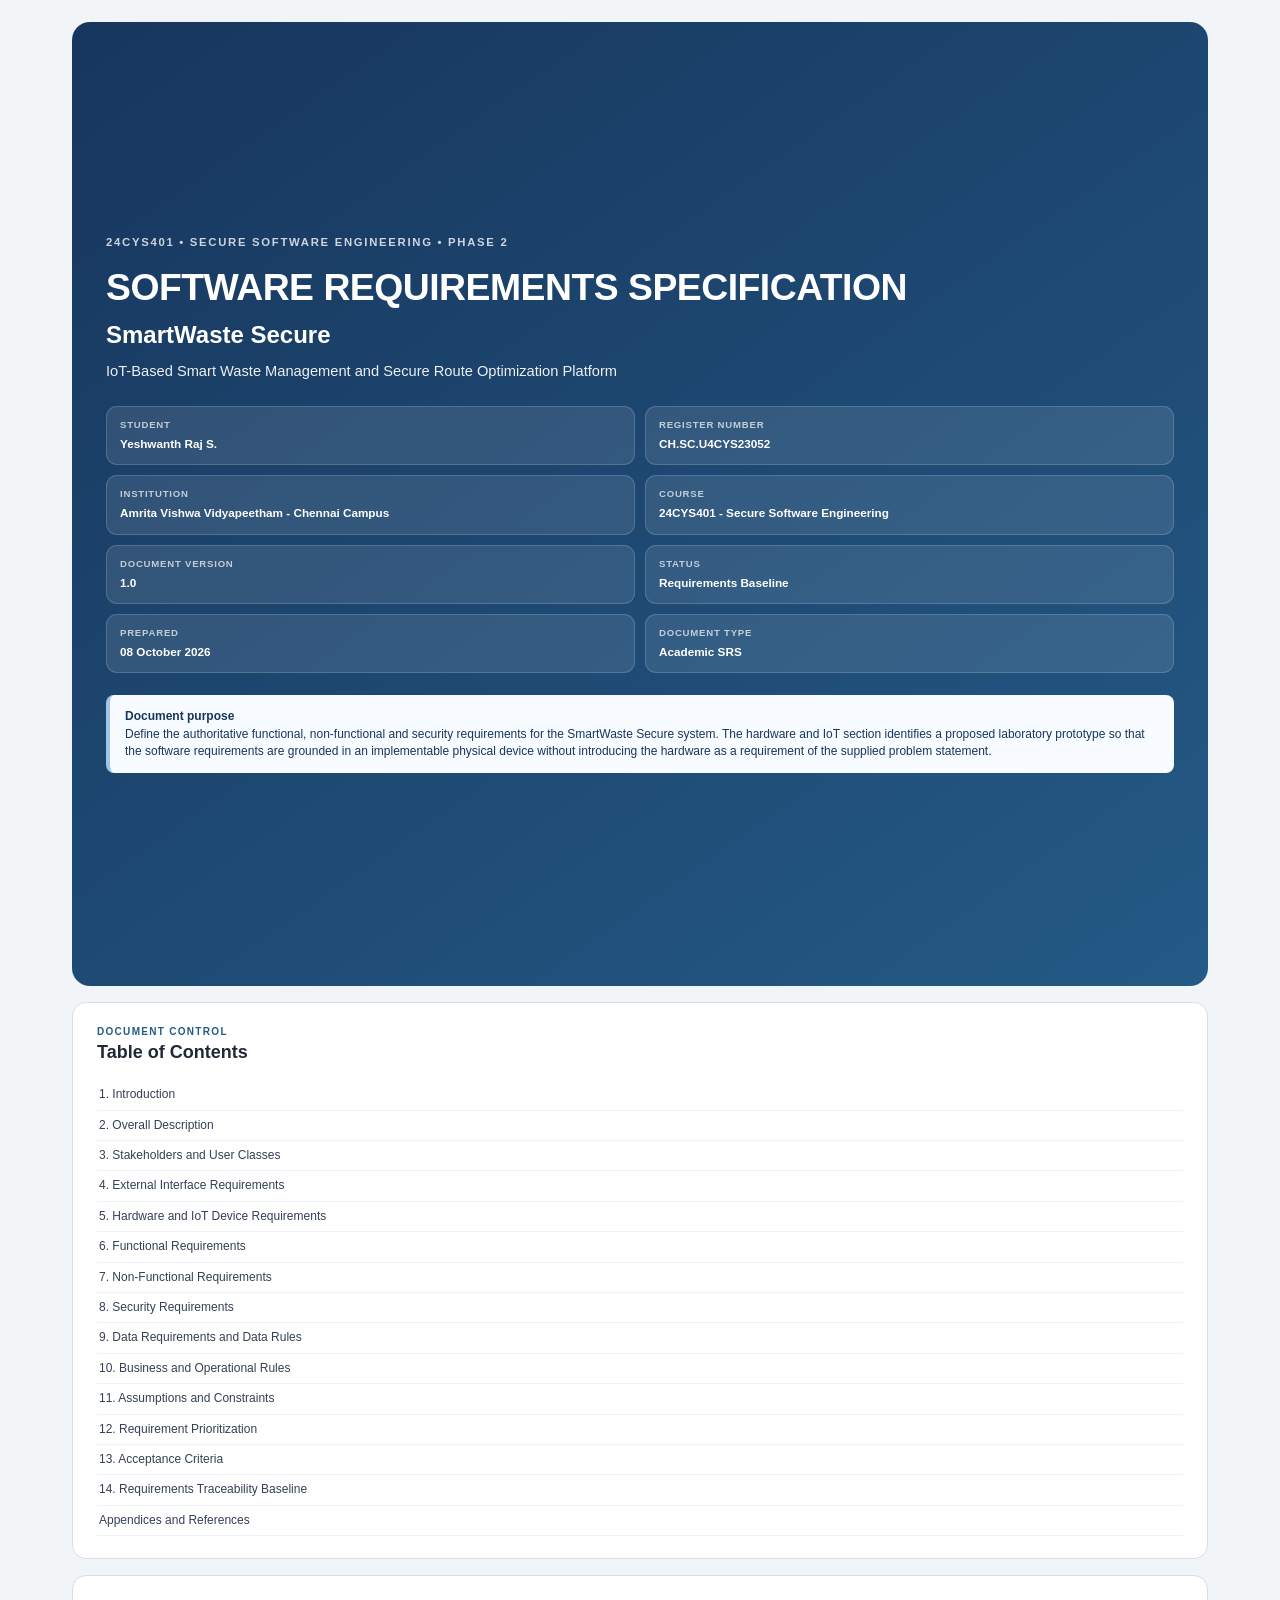
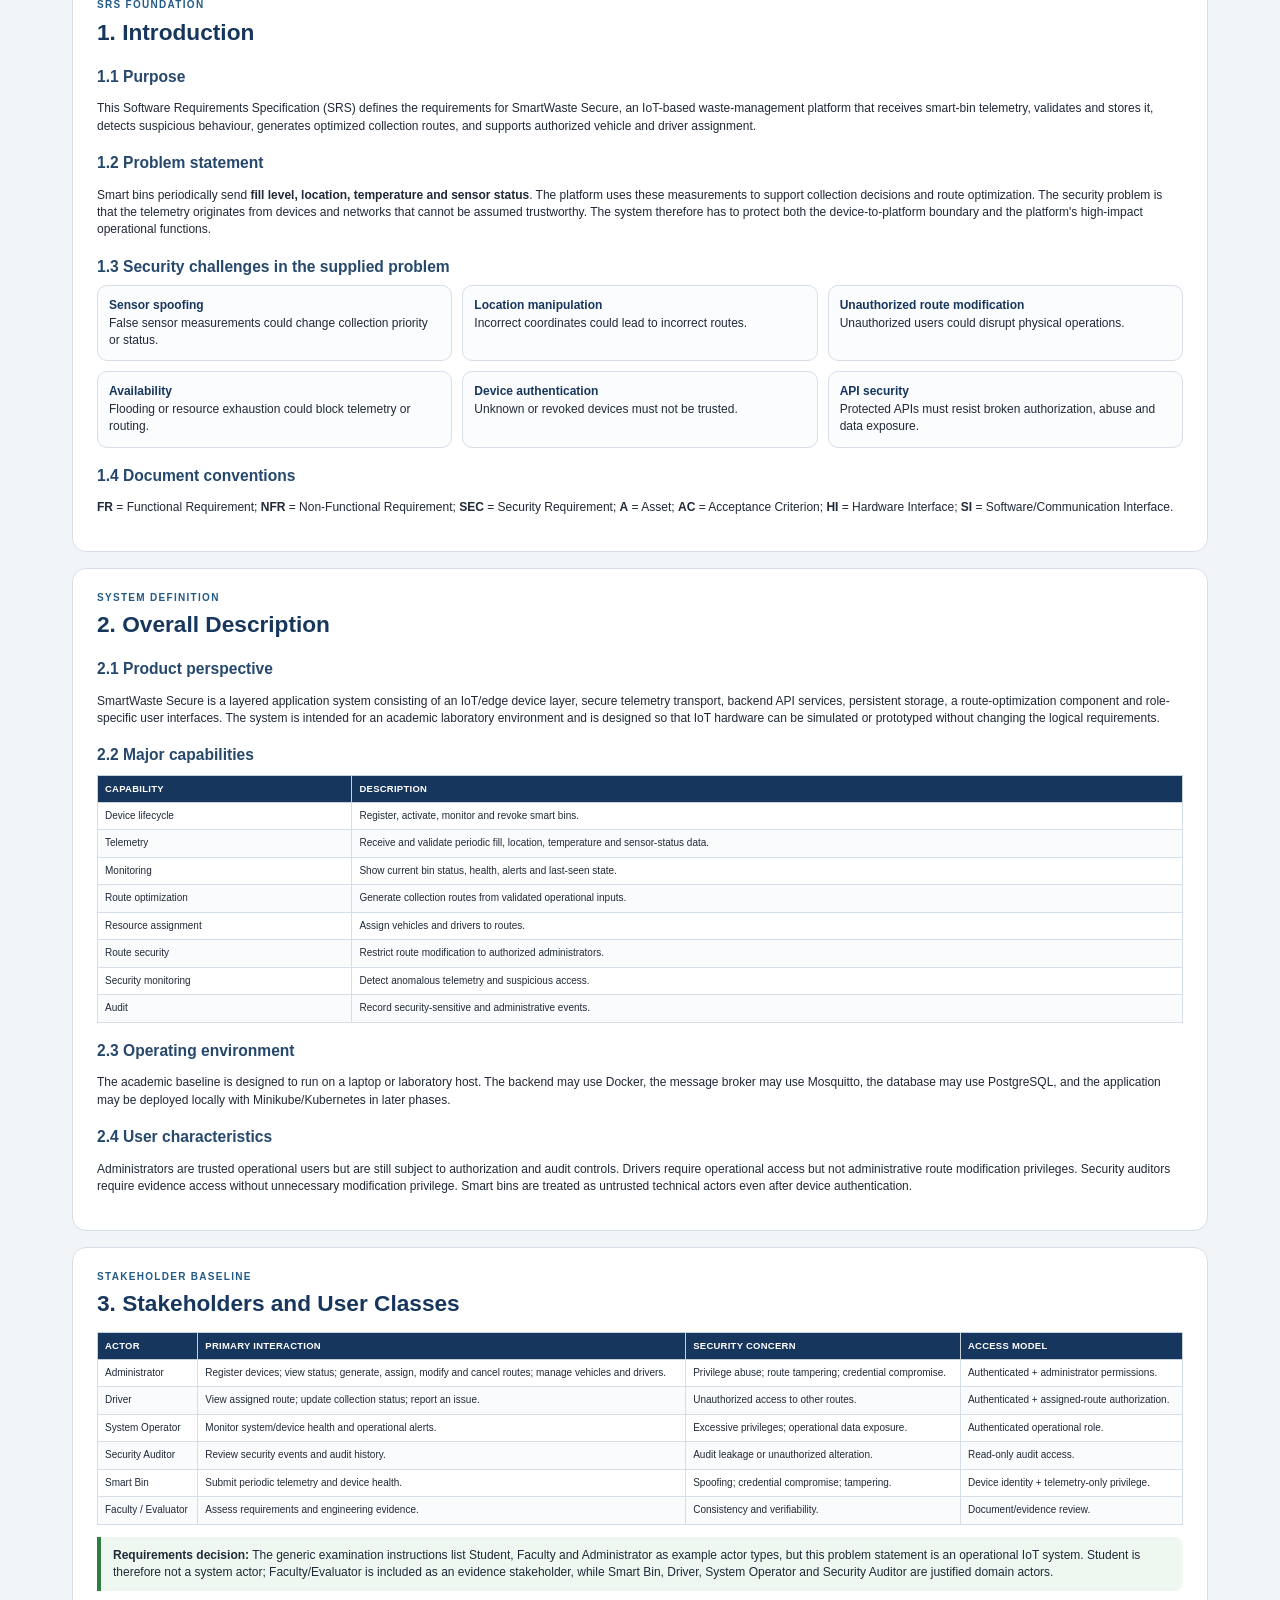
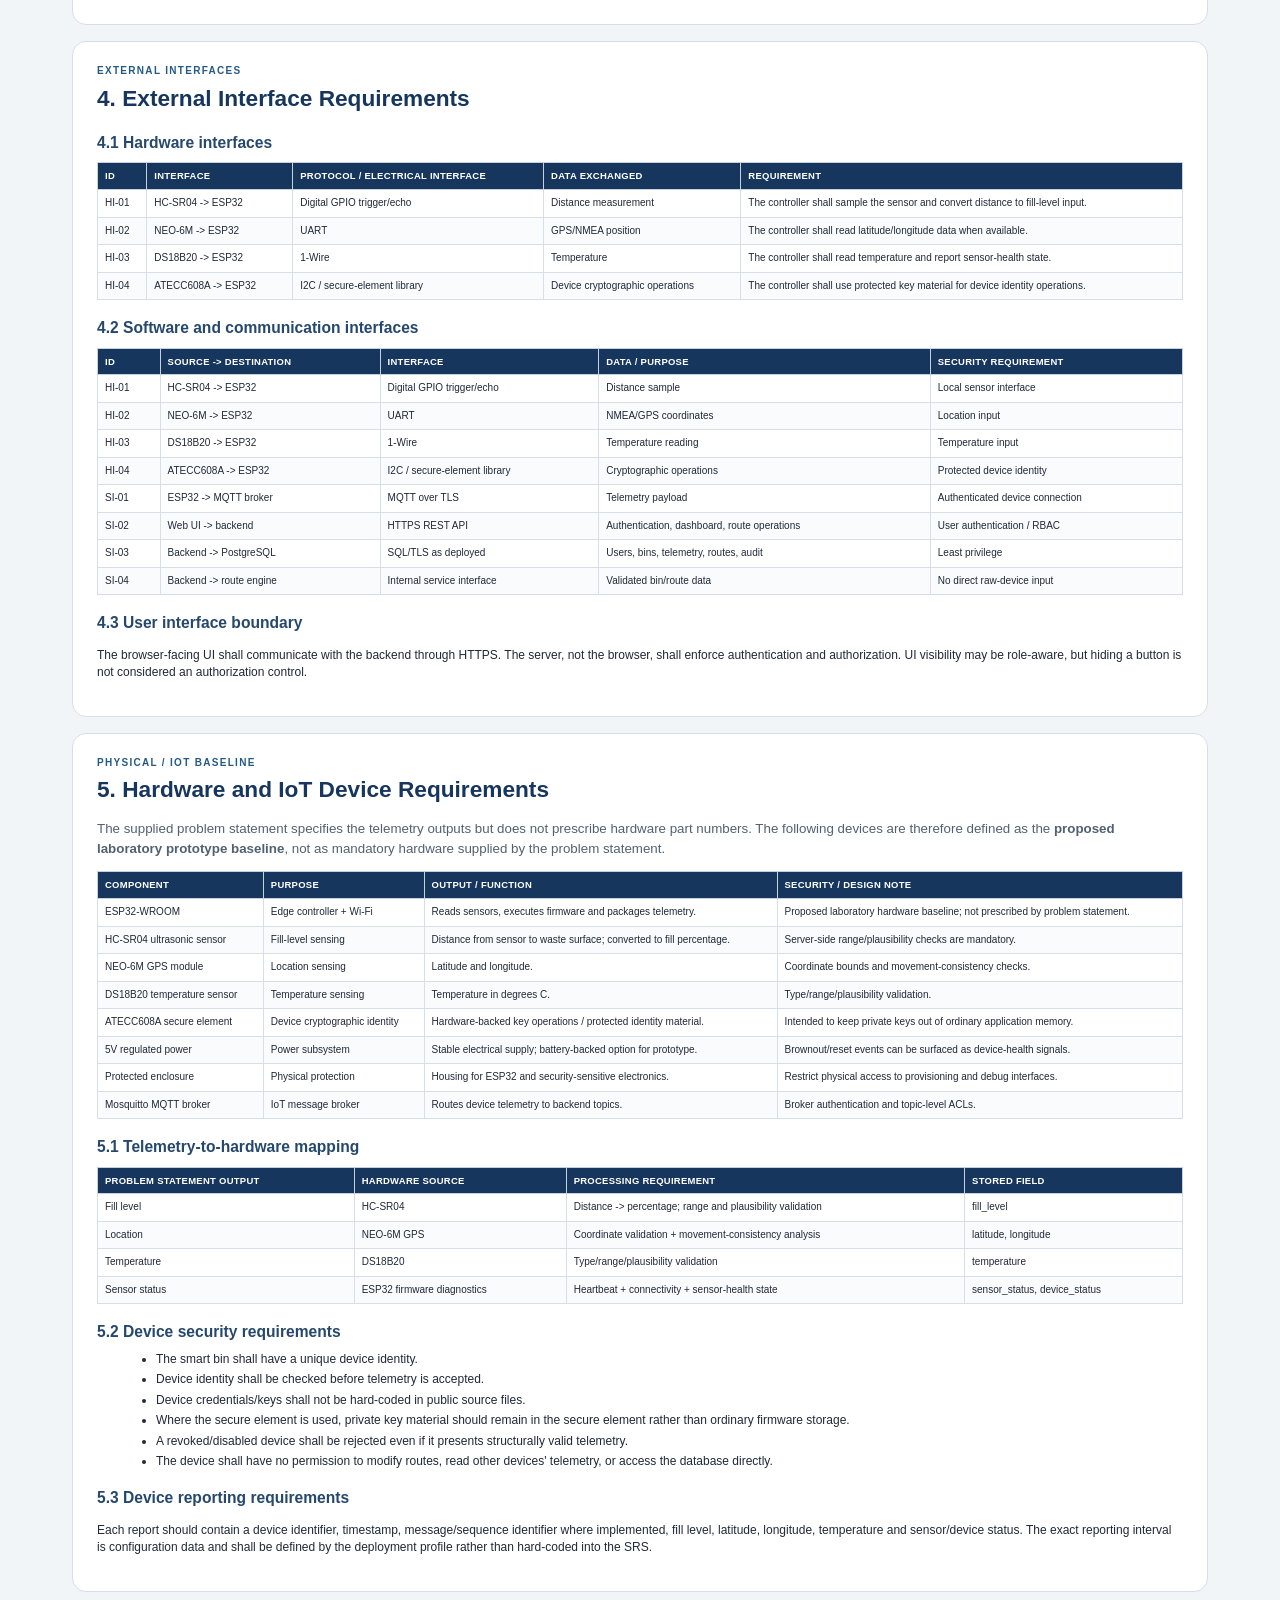
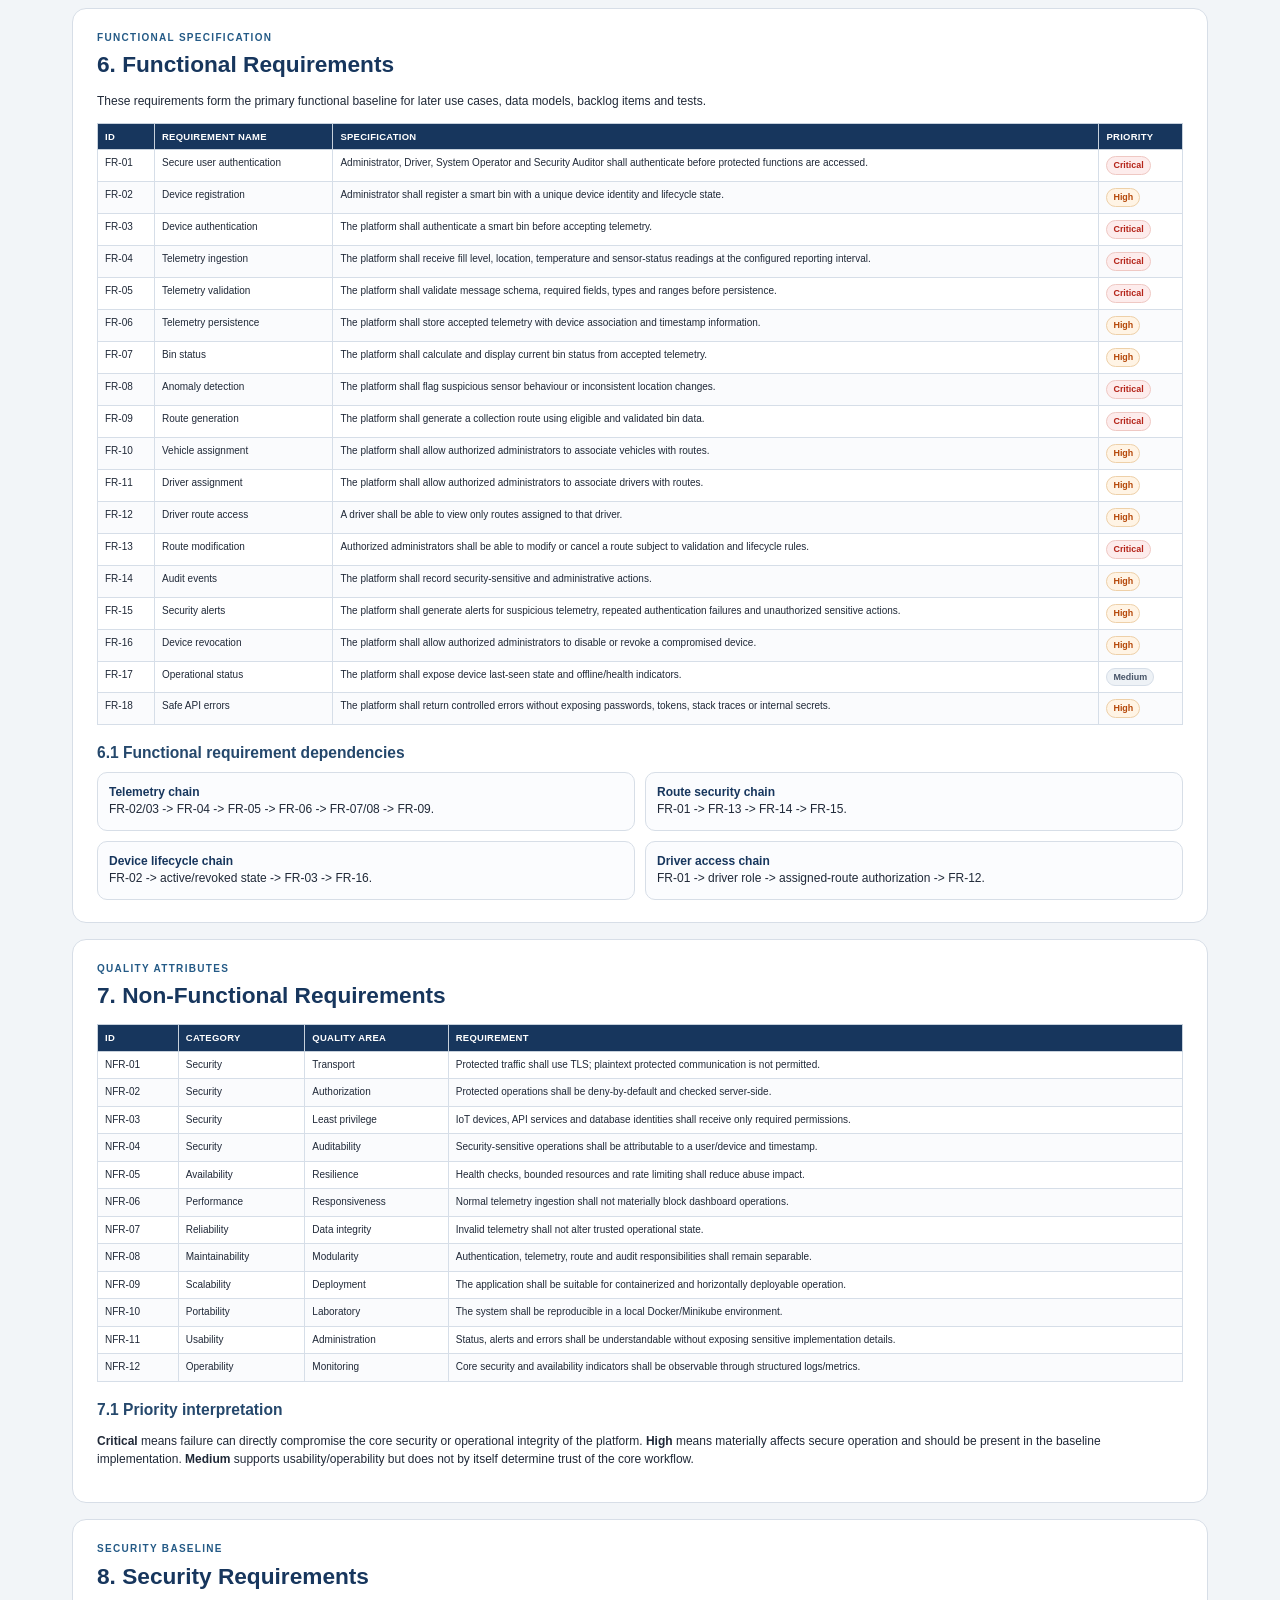
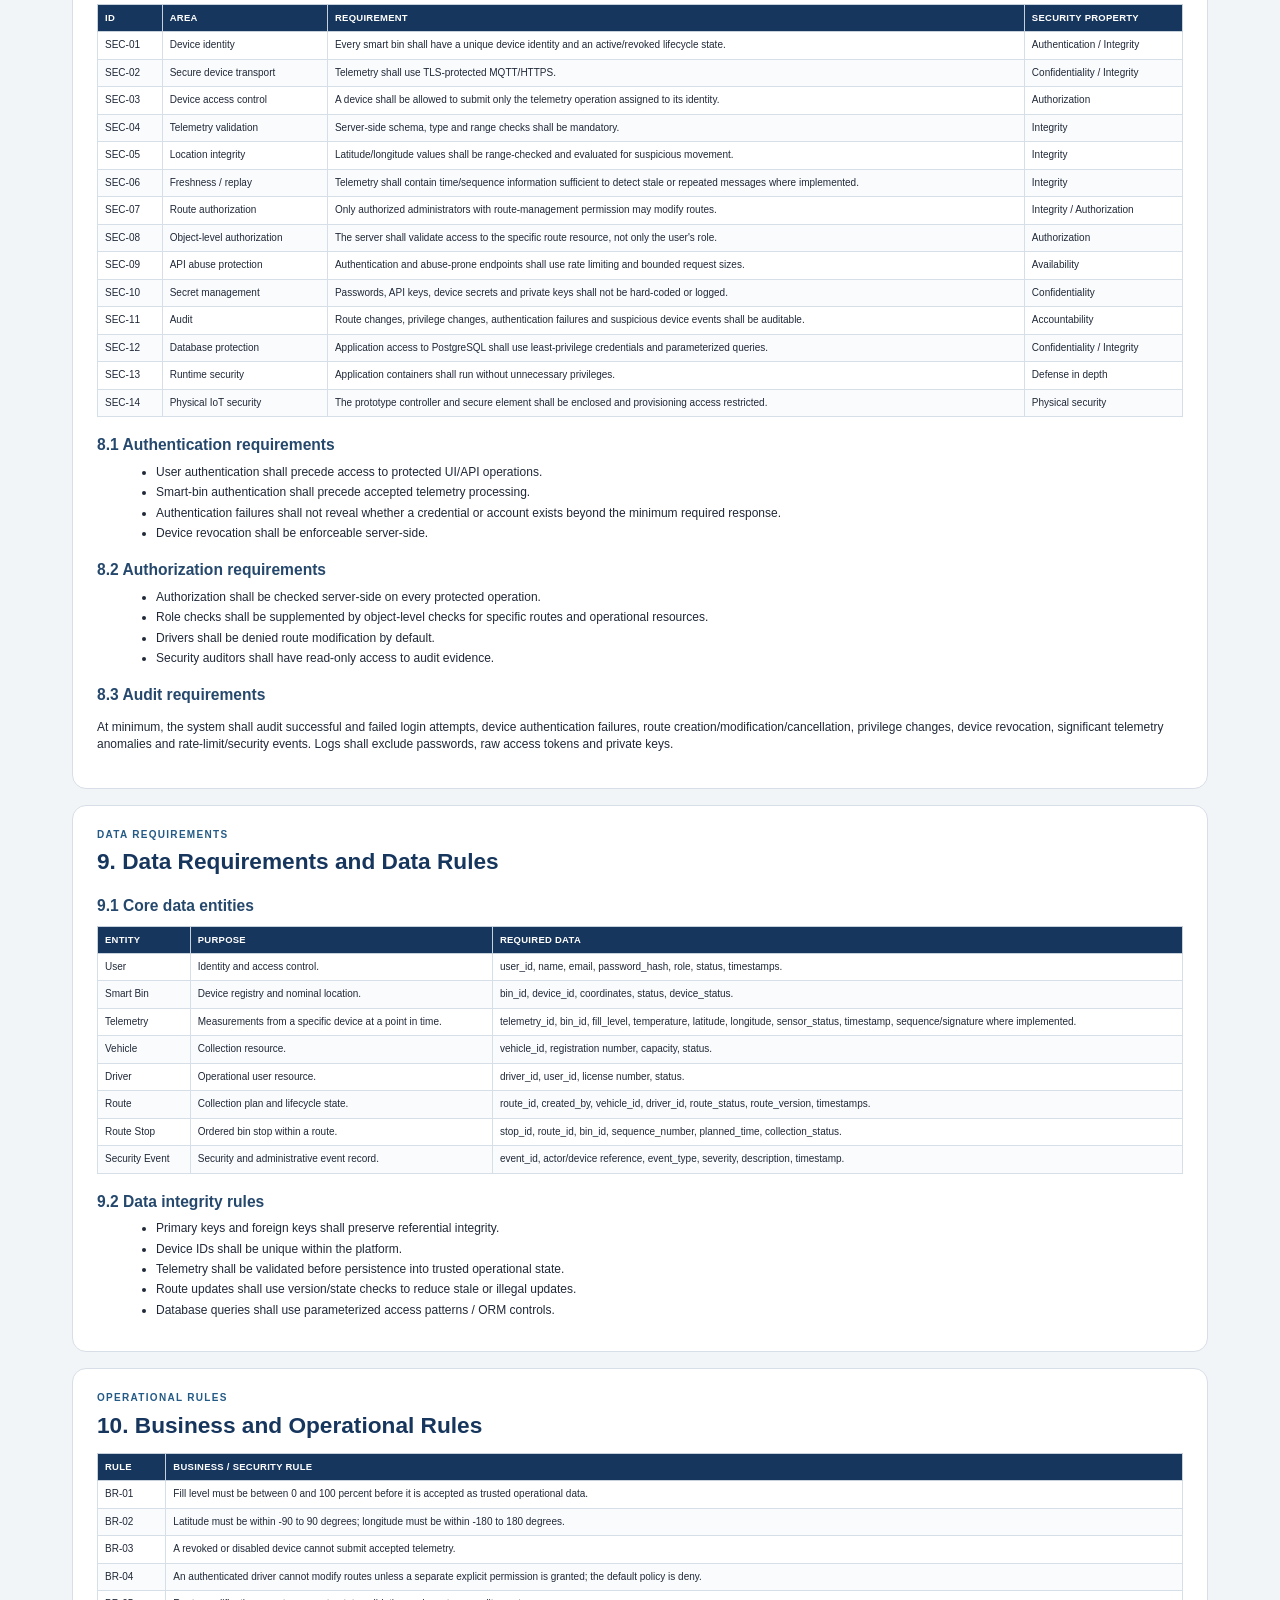
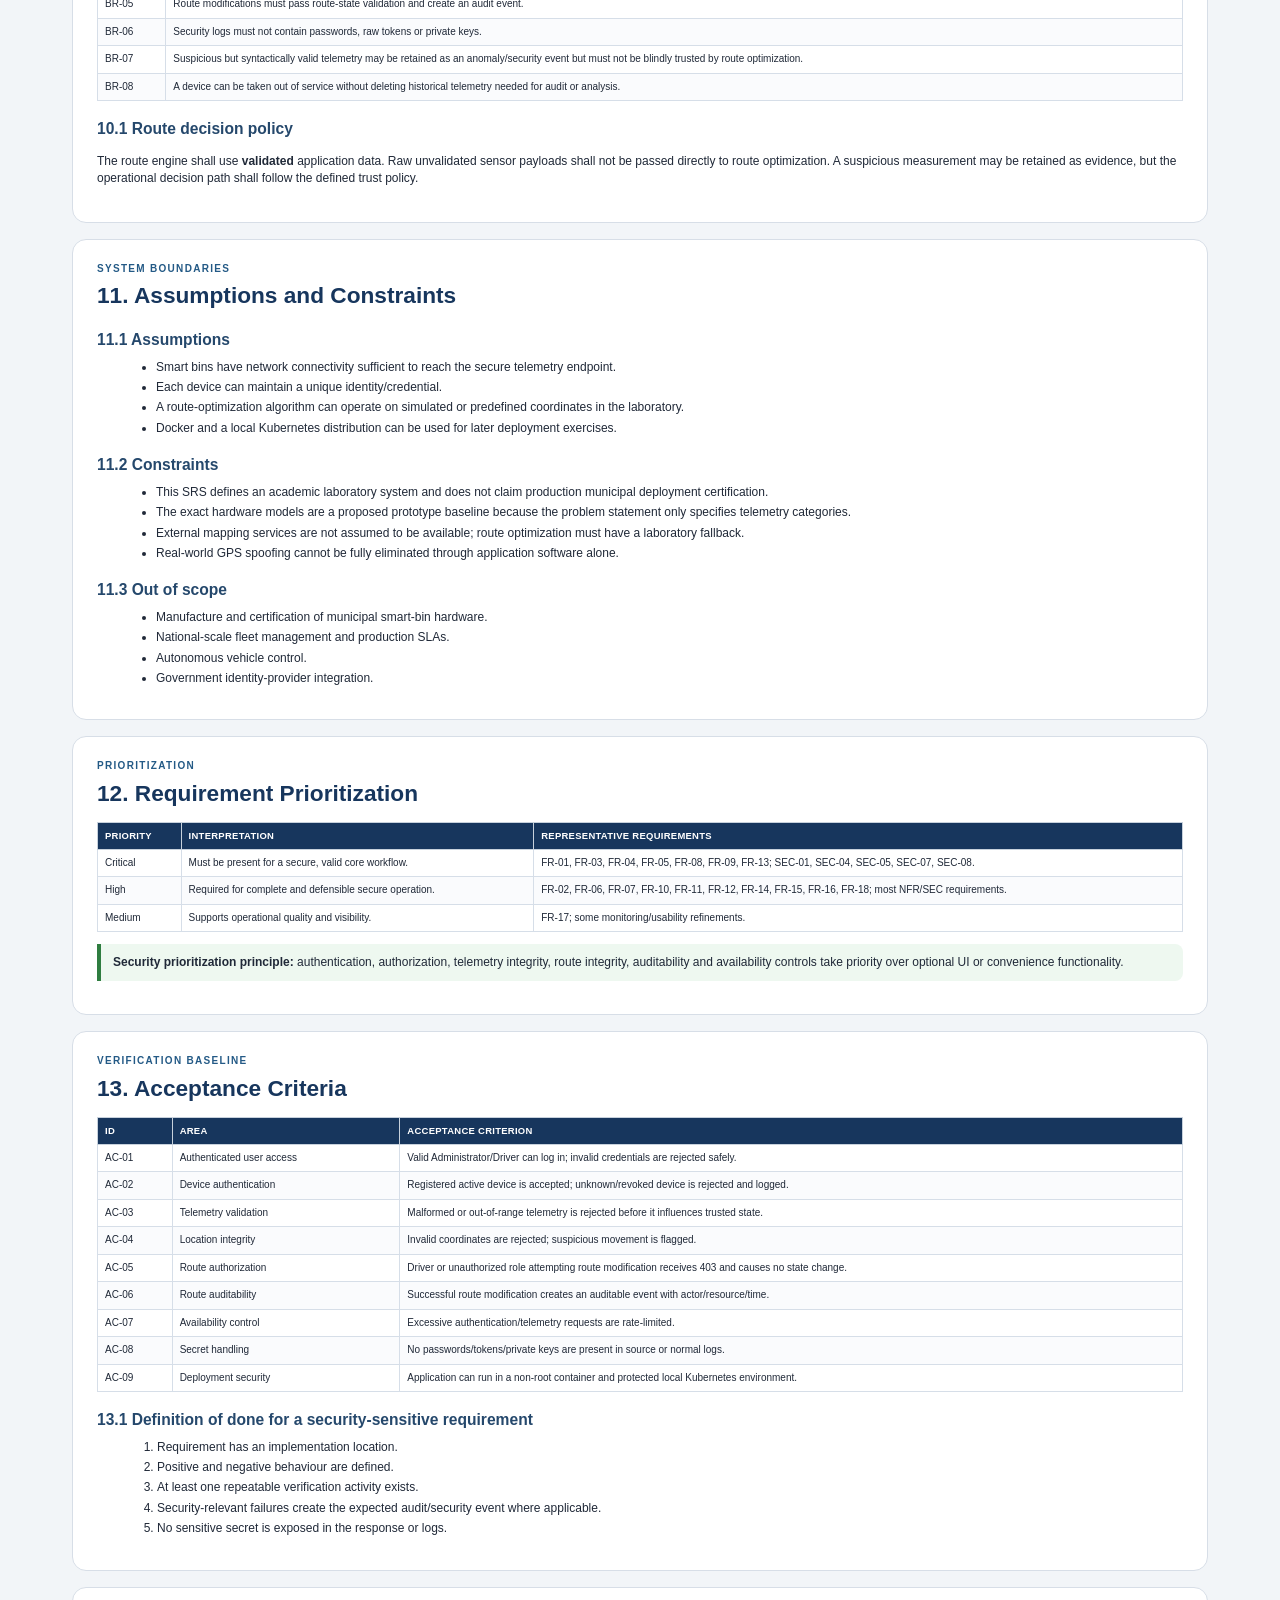
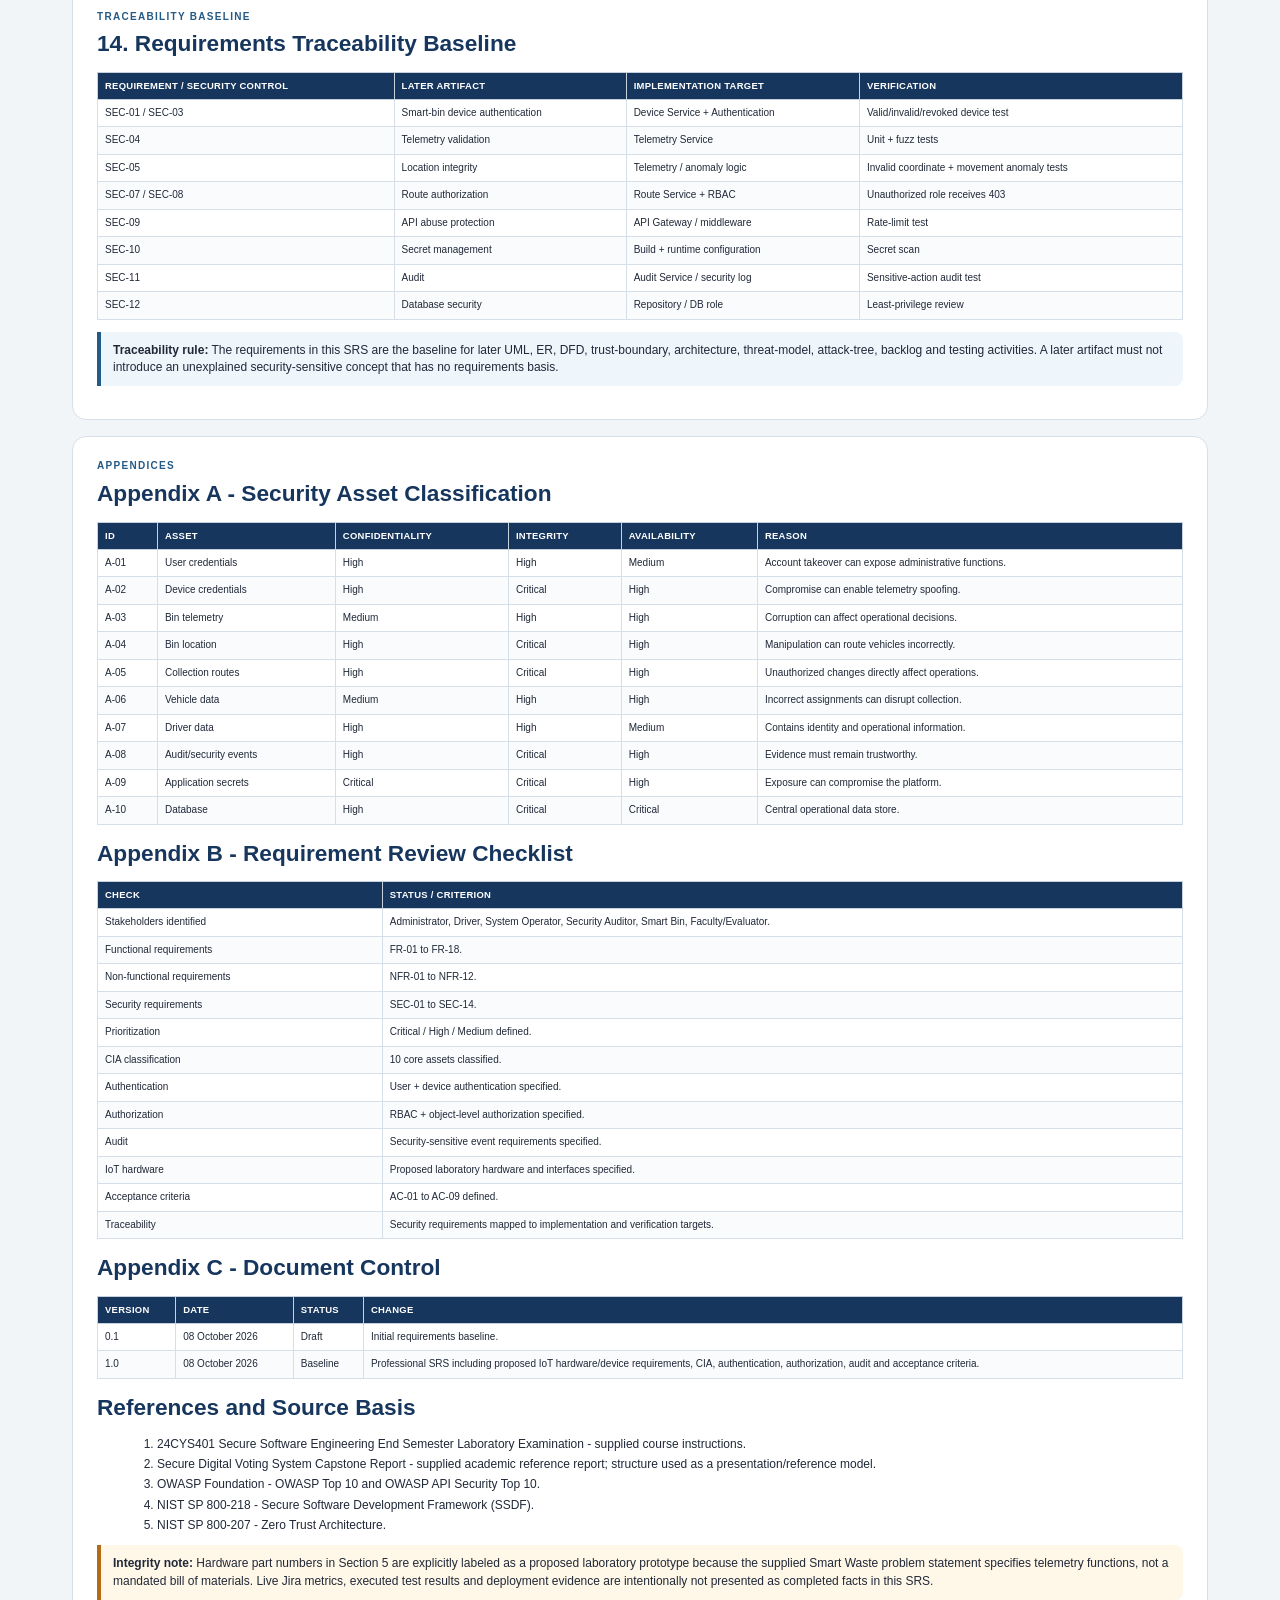
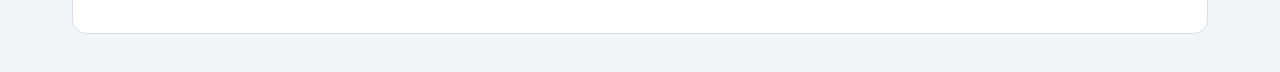
<file: reports/SmartWaste_Secure_SRS_Professional.html>
<!doctype html>
<html>
<head>
<meta charset="utf-8">
<title>SmartWaste Secure - Software Requirements Specification</title>
<style>
@page {
  size: A4;
  margin: 18mm 16mm 17mm 16mm;
  @top-right {
    content: "SMARTWASTE SECURE • SRS";
    color: #718096;
    font-size: 7.2pt;
    font-weight: 700;
  }
  @bottom-left {
    content: "24CYS401 Secure Software Engineering | Yeshwanth Raj S. | CH.SC.U4CYS23052";
    color: #718096;
    font-size: 6.9pt;
  }
  @bottom-right {
    content: "Page " counter(page) " of " counter(pages);
    color: #718096;
    font-size: 6.9pt;
  }
}
@page:first {
  margin: 15mm 16mm 15mm 16mm;
  @top-right { content: ""; }
  @bottom-left { content: ""; }
  @bottom-right { content: ""; }
}
* { box-sizing: border-box; }
html { scroll-behavior: smooth; }
body {
  margin: 0; color: #202938; background: #f2f5f8;
  font-family: Arial, Helvetica, sans-serif; font-size: 9pt; line-height: 1.45;
}
.wrap { max-width: 1180px; margin: 0 auto; padding: 22px; }
.cover {
  min-height: 255mm;
  background: linear-gradient(145deg, #17365d 0%, #245a86 100%);
  color: white; border-radius: 18px; padding: 34px;
  display: flex; flex-direction: column; justify-content: center;
}
.cover .eyebrow {
  font-size: 8.5pt; font-weight: 800; letter-spacing: .15em;
  text-transform: uppercase; opacity: .78;
}
.cover h1 { font-size: 28pt; margin: 9px 0 4px; letter-spacing: -.5px; }
.cover h2 { color: #fff; font-size: 18pt; margin: 0 0 8px; }
.cover .subtitle { font-size: 11pt; opacity: .92; margin-bottom: 24px; }
.meta {
  display: grid; grid-template-columns: repeat(2,1fr); gap: 10px;
}
.meta-card {
  background: rgba(255,255,255,.10); border: 1px solid rgba(255,255,255,.16);
  border-radius: 11px; padding: 11px 13px;
}
.meta-card b { display:block; font-size: 7.2pt; text-transform:uppercase; letter-spacing:.08em; opacity:.7; margin-bottom:3px; }
.meta-card span { font-size:8.8pt; font-weight:700; }
.cover-note {
  margin-top: 22px; background:#f8fbff; color:#17365d;
  border-left:4px solid #9fc5e7; border-radius:8px; padding:13px 15px;
}
.toc {
  background:#fff; border:1px solid #d7dee7; border-radius:14px;
  padding:22px 24px; margin-top:16px;
}
.toc h2 { margin-top:0; }
.toc a { display:block; padding:6px 2px; color:#344054; text-decoration:none; border-bottom:1px solid #eef2f6; }
.section {
  background:#fff; border:1px solid #d7dee7; border-radius:14px;
  padding:22px 24px; margin:16px 0; break-inside:auto;
}
.section h2 { color:#17365d; font-size:17pt; margin:3px 0 12px; }
.section h3 { color:#25486c; font-size:11.7pt; margin:17px 0 7px; }
.section h4 { color:#344e68; font-size:10pt; margin:13px 0 5px; }
.kicker { color:#245a86; font-weight:800; font-size:7.5pt; text-transform:uppercase; letter-spacing:.13em; }
.lead { color:#526171; font-size:10pt; }
.callout { background:#eef5fb; border-left:4px solid #245a86; border-radius:0 8px 8px 0; padding:10px 12px; margin:11px 0; }
.callout.ok { background:#eef8f0; border-left-color:#2f7d40; }
.callout.warn { background:#fff7e8; border-left-color:#b56a16; }
table { width:100%; border-collapse:collapse; margin:8px 0 12px; font-size:7.5pt; }
thead { display:table-header-group; }
tr { break-inside:avoid; }
th { background:#17365d; color:#fff; text-align:left; padding:6px 7px; border:1px solid #c7d1dc; font-size:7.1pt; text-transform:uppercase; letter-spacing:.03em; }
td { padding:6px 7px; border:1px solid #d6dee8; vertical-align:top; }
tbody tr:nth-child(even) td { background:#fafbfd; }
ul { margin:6px 0 10px 19px; }
li { margin:3px 0; }
ol { margin:6px 0 10px 20px; }
code, pre { font-family:"Courier New", monospace; }
pre { background:#f3f5f7; border:1px solid #d7dee7; padding:10px; border-radius:7px; font-size:7.3pt; white-space:pre-wrap; }
.badge {
  display:inline-block; border-radius:999px; padding:2px 6px; font-size:6.7pt;
  font-weight:800; border:1px solid #d4dce5;
}
.critical { background:#fdecec; color:#b42318; border-color:#efc8c3; }
.high { background:#fff4e5; color:#b54708; border-color:#eed0a8; }
.medium { background:#eef2f6; color:#475467; border-color:#d6dee8; }
.low { background:#eef8f0; color:#2f7d40; border-color:#c7e0cc; }
.grid-2 { display:grid; grid-template-columns:1fr 1fr; gap:10px; }
.grid-3 { display:grid; grid-template-columns:repeat(3,1fr); gap:10px; }
.card {
  border:1px solid #d7dee7; border-radius:10px; padding:11px;
  background:#fbfcfe; break-inside:avoid;
}
.card strong { color:#17365d; }
.small { font-size:7.5pt; color:#6b7280; }
hr { border:0; border-top:1px solid #e5eaf0; margin:14px 0; }
.pagebreak { break-before:page; }
@media print {
  body { background:#fff; }
  .wrap { max-width:none; padding:0; }
  .section, .toc { box-shadow:none; }
}
</style>
</head>
<body>
<div class="wrap">

<section class="cover">
  <div class="eyebrow">24CYS401 • Secure Software Engineering • Phase 2</div>
  <h1>SOFTWARE REQUIREMENTS SPECIFICATION</h1>
  <h2>SmartWaste Secure</h2>
  <div class="subtitle">IoT-Based Smart Waste Management and Secure Route Optimization Platform</div>
  <div class="meta">
    <div class="meta-card"><b>Student</b><span>Yeshwanth Raj S.</span></div>
    <div class="meta-card"><b>Register Number</b><span>CH.SC.U4CYS23052</span></div>
    <div class="meta-card"><b>Institution</b><span>Amrita Vishwa Vidyapeetham - Chennai Campus</span></div>
    <div class="meta-card"><b>Course</b><span>24CYS401 - Secure Software Engineering</span></div>
    <div class="meta-card"><b>Document Version</b><span>1.0</span></div>
    <div class="meta-card"><b>Status</b><span>Requirements Baseline</span></div>
    <div class="meta-card"><b>Prepared</b><span>08 October 2026</span></div>
    <div class="meta-card"><b>Document Type</b><span>Academic SRS</span></div>
  </div>
  <div class="cover-note">
    <b>Document purpose</b><br>
    Define the authoritative functional, non-functional and security requirements for the SmartWaste Secure system. The hardware and IoT section identifies a proposed laboratory prototype so that the software requirements are grounded in an implementable physical device without introducing the hardware as a requirement of the supplied problem statement.
  </div>
</section>

<section class="toc">
  <div class="kicker">Document control</div>
  <h2>Table of Contents</h2>
  <a href="#intro">1. Introduction</a>
  <a href="#overall">2. Overall Description</a>
  <a href="#stakeholders">3. Stakeholders and User Classes</a>
  <a href="#interfaces">4. External Interface Requirements</a>
  <a href="#hardware">5. Hardware and IoT Device Requirements</a>
  <a href="#features">6. Functional Requirements</a>
  <a href="#nfr">7. Non-Functional Requirements</a>
  <a href="#security">8. Security Requirements</a>
  <a href="#data">9. Data Requirements and Data Rules</a>
  <a href="#business">10. Business and Operational Rules</a>
  <a href="#constraints">11. Assumptions and Constraints</a>
  <a href="#priority">12. Requirement Prioritization</a>
  <a href="#acceptance">13. Acceptance Criteria</a>
  <a href="#trace">14. Requirements Traceability Baseline</a>
  <a href="#appendix">Appendices and References</a>
</section>

<section class="section" id="intro">
  <div class="kicker">SRS foundation</div>
  <h2>1. Introduction</h2>
  <h3>1.1 Purpose</h3>
  <p>This Software Requirements Specification (SRS) defines the requirements for SmartWaste Secure, an IoT-based waste-management platform that receives smart-bin telemetry, validates and stores it, detects suspicious behaviour, generates optimized collection routes, and supports authorized vehicle and driver assignment.</p>
  <h3>1.2 Problem statement</h3>
  <p>Smart bins periodically send <strong>fill level, location, temperature and sensor status</strong>. The platform uses these measurements to support collection decisions and route optimization. The security problem is that the telemetry originates from devices and networks that cannot be assumed trustworthy. The system therefore has to protect both the device-to-platform boundary and the platform's high-impact operational functions.</p>
  <h3>1.3 Security challenges in the supplied problem</h3>
  <div class="grid-3">
    <div class="card"><strong>Sensor spoofing</strong><br>False sensor measurements could change collection priority or status.</div>
    <div class="card"><strong>Location manipulation</strong><br>Incorrect coordinates could lead to incorrect routes.</div>
    <div class="card"><strong>Unauthorized route modification</strong><br>Unauthorized users could disrupt physical operations.</div>
    <div class="card"><strong>Availability</strong><br>Flooding or resource exhaustion could block telemetry or routing.</div>
    <div class="card"><strong>Device authentication</strong><br>Unknown or revoked devices must not be trusted.</div>
    <div class="card"><strong>API security</strong><br>Protected APIs must resist broken authorization, abuse and data exposure.</div>
  </div>
  <h3>1.4 Document conventions</h3>
  <p><strong>FR</strong> = Functional Requirement; <strong>NFR</strong> = Non-Functional Requirement; <strong>SEC</strong> = Security Requirement; <strong>A</strong> = Asset; <strong>AC</strong> = Acceptance Criterion; <strong>HI</strong> = Hardware Interface; <strong>SI</strong> = Software/Communication Interface.</p>
</section>

<section class="section" id="overall">
  <div class="kicker">System definition</div>
  <h2>2. Overall Description</h2>
  <h3>2.1 Product perspective</h3>
  <p>SmartWaste Secure is a layered application system consisting of an IoT/edge device layer, secure telemetry transport, backend API services, persistent storage, a route-optimization component and role-specific user interfaces. The system is intended for an academic laboratory environment and is designed so that IoT hardware can be simulated or prototyped without changing the logical requirements.</p>
  <h3>2.2 Major capabilities</h3>
  <table><thead><tr><th>Capability</th><th>Description</th></tr></thead><tbody><tr><td>Device lifecycle</td><td>Register, activate, monitor and revoke smart bins.</td></tr><tr><td>Telemetry</td><td>Receive and validate periodic fill, location, temperature and sensor-status data.</td></tr><tr><td>Monitoring</td><td>Show current bin status, health, alerts and last-seen state.</td></tr><tr><td>Route optimization</td><td>Generate collection routes from validated operational inputs.</td></tr><tr><td>Resource assignment</td><td>Assign vehicles and drivers to routes.</td></tr><tr><td>Route security</td><td>Restrict route modification to authorized administrators.</td></tr><tr><td>Security monitoring</td><td>Detect anomalous telemetry and suspicious access.</td></tr><tr><td>Audit</td><td>Record security-sensitive and administrative events.</td></tr></tbody></table>
  <h3>2.3 Operating environment</h3>
  <p>The academic baseline is designed to run on a laptop or laboratory host. The backend may use Docker, the message broker may use Mosquitto, the database may use PostgreSQL, and the application may be deployed locally with Minikube/Kubernetes in later phases.</p>
  <h3>2.4 User characteristics</h3>
  <p>Administrators are trusted operational users but are still subject to authorization and audit controls. Drivers require operational access but not administrative route modification privileges. Security auditors require evidence access without unnecessary modification privilege. Smart bins are treated as untrusted technical actors even after device authentication.</p>
</section>

<section class="section" id="stakeholders">
  <div class="kicker">Stakeholder baseline</div>
  <h2>3. Stakeholders and User Classes</h2>
  <table><thead><tr><th>Actor</th><th>Primary interaction</th><th>Security concern</th><th>Access model</th></tr></thead><tbody><tr><td>Administrator</td><td>Register devices; view status; generate, assign, modify and cancel routes; manage vehicles and drivers.</td><td>Privilege abuse; route tampering; credential compromise.</td><td>Authenticated + administrator permissions.</td></tr><tr><td>Driver</td><td>View assigned route; update collection status; report an issue.</td><td>Unauthorized access to other routes.</td><td>Authenticated + assigned-route authorization.</td></tr><tr><td>System Operator</td><td>Monitor system/device health and operational alerts.</td><td>Excessive privileges; operational data exposure.</td><td>Authenticated operational role.</td></tr><tr><td>Security Auditor</td><td>Review security events and audit history.</td><td>Audit leakage or unauthorized alteration.</td><td>Read-only audit access.</td></tr><tr><td>Smart Bin</td><td>Submit periodic telemetry and device health.</td><td>Spoofing; credential compromise; tampering.</td><td>Device identity + telemetry-only privilege.</td></tr><tr><td>Faculty / Evaluator</td><td>Assess requirements and engineering evidence.</td><td>Consistency and verifiability.</td><td>Document/evidence review.</td></tr></tbody></table>
  <div class="callout ok"><strong>Requirements decision:</strong> The generic examination instructions list Student, Faculty and Administrator as example actor types, but this problem statement is an operational IoT system. Student is therefore not a system actor; Faculty/Evaluator is included as an evidence stakeholder, while Smart Bin, Driver, System Operator and Security Auditor are justified domain actors.</div>
</section>

<section class="section" id="interfaces">
  <div class="kicker">External interfaces</div>
  <h2>4. External Interface Requirements</h2>
  <h3>4.1 Hardware interfaces</h3>
  <table><thead><tr><th>ID</th><th>Interface</th><th>Protocol / electrical interface</th><th>Data exchanged</th><th>Requirement</th></tr></thead><tbody><tr><td>HI-01</td><td>HC-SR04 -> ESP32</td><td>Digital GPIO trigger/echo</td><td>Distance measurement</td><td>The controller shall sample the sensor and convert distance to fill-level input.</td></tr><tr><td>HI-02</td><td>NEO-6M -> ESP32</td><td>UART</td><td>GPS/NMEA position</td><td>The controller shall read latitude/longitude data when available.</td></tr><tr><td>HI-03</td><td>DS18B20 -> ESP32</td><td>1-Wire</td><td>Temperature</td><td>The controller shall read temperature and report sensor-health state.</td></tr><tr><td>HI-04</td><td>ATECC608A -> ESP32</td><td>I2C / secure-element library</td><td>Device cryptographic operations</td><td>The controller shall use protected key material for device identity operations.</td></tr></tbody></table>
  <h3>4.2 Software and communication interfaces</h3>
  <table><thead><tr><th>ID</th><th>Source -> Destination</th><th>Interface</th><th>Data / purpose</th><th>Security requirement</th></tr></thead><tbody><tr><td>HI-01</td><td>HC-SR04 -> ESP32</td><td>Digital GPIO trigger/echo</td><td>Distance sample</td><td>Local sensor interface</td></tr><tr><td>HI-02</td><td>NEO-6M -> ESP32</td><td>UART</td><td>NMEA/GPS coordinates</td><td>Location input</td></tr><tr><td>HI-03</td><td>DS18B20 -> ESP32</td><td>1-Wire</td><td>Temperature reading</td><td>Temperature input</td></tr><tr><td>HI-04</td><td>ATECC608A -> ESP32</td><td>I2C / secure-element library</td><td>Cryptographic operations</td><td>Protected device identity</td></tr><tr><td>SI-01</td><td>ESP32 -> MQTT broker</td><td>MQTT over TLS</td><td>Telemetry payload</td><td>Authenticated device connection</td></tr><tr><td>SI-02</td><td>Web UI -> backend</td><td>HTTPS REST API</td><td>Authentication, dashboard, route operations</td><td>User authentication / RBAC</td></tr><tr><td>SI-03</td><td>Backend -> PostgreSQL</td><td>SQL/TLS as deployed</td><td>Users, bins, telemetry, routes, audit</td><td>Least privilege</td></tr><tr><td>SI-04</td><td>Backend -> route engine</td><td>Internal service interface</td><td>Validated bin/route data</td><td>No direct raw-device input</td></tr></tbody></table>
  <h3>4.3 User interface boundary</h3>
  <p>The browser-facing UI shall communicate with the backend through HTTPS. The server, not the browser, shall enforce authentication and authorization. UI visibility may be role-aware, but hiding a button is not considered an authorization control.</p>
</section>

<section class="section" id="hardware">
  <div class="kicker">Physical / IoT baseline</div>
  <h2>5. Hardware and IoT Device Requirements</h2>
  <p class="lead">The supplied problem statement specifies the telemetry outputs but does not prescribe hardware part numbers. The following devices are therefore defined as the <strong>proposed laboratory prototype baseline</strong>, not as mandatory hardware supplied by the problem statement.</p>
  <table><thead><tr><th>Component</th><th>Purpose</th><th>Output / function</th><th>Security / design note</th></tr></thead><tbody><tr><td>ESP32-WROOM</td><td>Edge controller + Wi-Fi</td><td>Reads sensors, executes firmware and packages telemetry.</td><td>Proposed laboratory hardware baseline; not prescribed by problem statement.</td></tr><tr><td>HC-SR04 ultrasonic sensor</td><td>Fill-level sensing</td><td>Distance from sensor to waste surface; converted to fill percentage.</td><td>Server-side range/plausibility checks are mandatory.</td></tr><tr><td>NEO-6M GPS module</td><td>Location sensing</td><td>Latitude and longitude.</td><td>Coordinate bounds and movement-consistency checks.</td></tr><tr><td>DS18B20 temperature sensor</td><td>Temperature sensing</td><td>Temperature in degrees C.</td><td>Type/range/plausibility validation.</td></tr><tr><td>ATECC608A secure element</td><td>Device cryptographic identity</td><td>Hardware-backed key operations / protected identity material.</td><td>Intended to keep private keys out of ordinary application memory.</td></tr><tr><td>5V regulated power</td><td>Power subsystem</td><td>Stable electrical supply; battery-backed option for prototype.</td><td>Brownout/reset events can be surfaced as device-health signals.</td></tr><tr><td>Protected enclosure</td><td>Physical protection</td><td>Housing for ESP32 and security-sensitive electronics.</td><td>Restrict physical access to provisioning and debug interfaces.</td></tr><tr><td>Mosquitto MQTT broker</td><td>IoT message broker</td><td>Routes device telemetry to backend topics.</td><td>Broker authentication and topic-level ACLs.</td></tr></tbody></table>
  <h3>5.1 Telemetry-to-hardware mapping</h3>
  <table><thead><tr><th>Problem statement output</th><th>Hardware source</th><th>Processing requirement</th><th>Stored field</th></tr></thead><tbody><tr><td>Fill level</td><td>HC-SR04</td><td>Distance -> percentage; range and plausibility validation</td><td>fill_level</td></tr><tr><td>Location</td><td>NEO-6M GPS</td><td>Coordinate validation + movement-consistency analysis</td><td>latitude, longitude</td></tr><tr><td>Temperature</td><td>DS18B20</td><td>Type/range/plausibility validation</td><td>temperature</td></tr><tr><td>Sensor status</td><td>ESP32 firmware diagnostics</td><td>Heartbeat + connectivity + sensor-health state</td><td>sensor_status, device_status</td></tr></tbody></table>
  <h3>5.2 Device security requirements</h3>
  <ul>
    <li>The smart bin shall have a unique device identity.</li>
    <li>Device identity shall be checked before telemetry is accepted.</li>
    <li>Device credentials/keys shall not be hard-coded in public source files.</li>
    <li>Where the secure element is used, private key material should remain in the secure element rather than ordinary firmware storage.</li>
    <li>A revoked/disabled device shall be rejected even if it presents structurally valid telemetry.</li>
    <li>The device shall have no permission to modify routes, read other devices' telemetry, or access the database directly.</li>
  </ul>
  <h3>5.3 Device reporting requirements</h3>
  <p>Each report should contain a device identifier, timestamp, message/sequence identifier where implemented, fill level, latitude, longitude, temperature and sensor/device status. The exact reporting interval is configuration data and shall be defined by the deployment profile rather than hard-coded into the SRS.</p>
</section>

<section class="section" id="features">
  <div class="kicker">Functional specification</div>
  <h2>6. Functional Requirements</h2>
  <p>These requirements form the primary functional baseline for later use cases, data models, backlog items and tests.</p>
  <table><thead><tr><th>ID</th><th>Requirement name</th><th>Specification</th><th>Priority</th></tr></thead><tbody><tr><td>FR-01</td><td>Secure user authentication</td><td>Administrator, Driver, System Operator and Security Auditor shall authenticate before protected functions are accessed.</td><td><span class="badge critical">Critical</span></td></tr><tr><td>FR-02</td><td>Device registration</td><td>Administrator shall register a smart bin with a unique device identity and lifecycle state.</td><td><span class="badge high">High</span></td></tr><tr><td>FR-03</td><td>Device authentication</td><td>The platform shall authenticate a smart bin before accepting telemetry.</td><td><span class="badge critical">Critical</span></td></tr><tr><td>FR-04</td><td>Telemetry ingestion</td><td>The platform shall receive fill level, location, temperature and sensor-status readings at the configured reporting interval.</td><td><span class="badge critical">Critical</span></td></tr><tr><td>FR-05</td><td>Telemetry validation</td><td>The platform shall validate message schema, required fields, types and ranges before persistence.</td><td><span class="badge critical">Critical</span></td></tr><tr><td>FR-06</td><td>Telemetry persistence</td><td>The platform shall store accepted telemetry with device association and timestamp information.</td><td><span class="badge high">High</span></td></tr><tr><td>FR-07</td><td>Bin status</td><td>The platform shall calculate and display current bin status from accepted telemetry.</td><td><span class="badge high">High</span></td></tr><tr><td>FR-08</td><td>Anomaly detection</td><td>The platform shall flag suspicious sensor behaviour or inconsistent location changes.</td><td><span class="badge critical">Critical</span></td></tr><tr><td>FR-09</td><td>Route generation</td><td>The platform shall generate a collection route using eligible and validated bin data.</td><td><span class="badge critical">Critical</span></td></tr><tr><td>FR-10</td><td>Vehicle assignment</td><td>The platform shall allow authorized administrators to associate vehicles with routes.</td><td><span class="badge high">High</span></td></tr><tr><td>FR-11</td><td>Driver assignment</td><td>The platform shall allow authorized administrators to associate drivers with routes.</td><td><span class="badge high">High</span></td></tr><tr><td>FR-12</td><td>Driver route access</td><td>A driver shall be able to view only routes assigned to that driver.</td><td><span class="badge high">High</span></td></tr><tr><td>FR-13</td><td>Route modification</td><td>Authorized administrators shall be able to modify or cancel a route subject to validation and lifecycle rules.</td><td><span class="badge critical">Critical</span></td></tr><tr><td>FR-14</td><td>Audit events</td><td>The platform shall record security-sensitive and administrative actions.</td><td><span class="badge high">High</span></td></tr><tr><td>FR-15</td><td>Security alerts</td><td>The platform shall generate alerts for suspicious telemetry, repeated authentication failures and unauthorized sensitive actions.</td><td><span class="badge high">High</span></td></tr><tr><td>FR-16</td><td>Device revocation</td><td>The platform shall allow authorized administrators to disable or revoke a compromised device.</td><td><span class="badge high">High</span></td></tr><tr><td>FR-17</td><td>Operational status</td><td>The platform shall expose device last-seen state and offline/health indicators.</td><td><span class="badge medium">Medium</span></td></tr><tr><td>FR-18</td><td>Safe API errors</td><td>The platform shall return controlled errors without exposing passwords, tokens, stack traces or internal secrets.</td><td><span class="badge high">High</span></td></tr></tbody></table>
  <h3>6.1 Functional requirement dependencies</h3>
  <div class="grid-2">
    <div class="card"><strong>Telemetry chain</strong><br>FR-02/03 -> FR-04 -> FR-05 -> FR-06 -> FR-07/08 -> FR-09.</div>
    <div class="card"><strong>Route security chain</strong><br>FR-01 -> FR-13 -> FR-14 -> FR-15.</div>
    <div class="card"><strong>Device lifecycle chain</strong><br>FR-02 -> active/revoked state -> FR-03 -> FR-16.</div>
    <div class="card"><strong>Driver access chain</strong><br>FR-01 -> driver role -> assigned-route authorization -> FR-12.</div>
  </div>
</section>

<section class="section" id="nfr">
  <div class="kicker">Quality attributes</div>
  <h2>7. Non-Functional Requirements</h2>
  <table><thead><tr><th>ID</th><th>Category</th><th>Quality area</th><th>Requirement</th></tr></thead><tbody><tr><td>NFR-01</td><td>Security</td><td>Transport</td><td>Protected traffic shall use TLS; plaintext protected communication is not permitted.</td></tr><tr><td>NFR-02</td><td>Security</td><td>Authorization</td><td>Protected operations shall be deny-by-default and checked server-side.</td></tr><tr><td>NFR-03</td><td>Security</td><td>Least privilege</td><td>IoT devices, API services and database identities shall receive only required permissions.</td></tr><tr><td>NFR-04</td><td>Security</td><td>Auditability</td><td>Security-sensitive operations shall be attributable to a user/device and timestamp.</td></tr><tr><td>NFR-05</td><td>Availability</td><td>Resilience</td><td>Health checks, bounded resources and rate limiting shall reduce abuse impact.</td></tr><tr><td>NFR-06</td><td>Performance</td><td>Responsiveness</td><td>Normal telemetry ingestion shall not materially block dashboard operations.</td></tr><tr><td>NFR-07</td><td>Reliability</td><td>Data integrity</td><td>Invalid telemetry shall not alter trusted operational state.</td></tr><tr><td>NFR-08</td><td>Maintainability</td><td>Modularity</td><td>Authentication, telemetry, route and audit responsibilities shall remain separable.</td></tr><tr><td>NFR-09</td><td>Scalability</td><td>Deployment</td><td>The application shall be suitable for containerized and horizontally deployable operation.</td></tr><tr><td>NFR-10</td><td>Portability</td><td>Laboratory</td><td>The system shall be reproducible in a local Docker/Minikube environment.</td></tr><tr><td>NFR-11</td><td>Usability</td><td>Administration</td><td>Status, alerts and errors shall be understandable without exposing sensitive implementation details.</td></tr><tr><td>NFR-12</td><td>Operability</td><td>Monitoring</td><td>Core security and availability indicators shall be observable through structured logs/metrics.</td></tr></tbody></table>
  <h3>7.1 Priority interpretation</h3>
  <p><strong>Critical</strong> means failure can directly compromise the core security or operational integrity of the platform. <strong>High</strong> means materially affects secure operation and should be present in the baseline implementation. <strong>Medium</strong> supports usability/operability but does not by itself determine trust of the core workflow.</p>
</section>

<section class="section" id="security">
  <div class="kicker">Security baseline</div>
  <h2>8. Security Requirements</h2>
  <table><thead><tr><th>ID</th><th>Area</th><th>Requirement</th><th>Security property</th></tr></thead><tbody><tr><td>SEC-01</td><td>Device identity</td><td>Every smart bin shall have a unique device identity and an active/revoked lifecycle state.</td><td>Authentication / Integrity</td></tr><tr><td>SEC-02</td><td>Secure device transport</td><td>Telemetry shall use TLS-protected MQTT/HTTPS.</td><td>Confidentiality / Integrity</td></tr><tr><td>SEC-03</td><td>Device access control</td><td>A device shall be allowed to submit only the telemetry operation assigned to its identity.</td><td>Authorization</td></tr><tr><td>SEC-04</td><td>Telemetry validation</td><td>Server-side schema, type and range checks shall be mandatory.</td><td>Integrity</td></tr><tr><td>SEC-05</td><td>Location integrity</td><td>Latitude/longitude values shall be range-checked and evaluated for suspicious movement.</td><td>Integrity</td></tr><tr><td>SEC-06</td><td>Freshness / replay</td><td>Telemetry shall contain time/sequence information sufficient to detect stale or repeated messages where implemented.</td><td>Integrity</td></tr><tr><td>SEC-07</td><td>Route authorization</td><td>Only authorized administrators with route-management permission may modify routes.</td><td>Integrity / Authorization</td></tr><tr><td>SEC-08</td><td>Object-level authorization</td><td>The server shall validate access to the specific route resource, not only the user's role.</td><td>Authorization</td></tr><tr><td>SEC-09</td><td>API abuse protection</td><td>Authentication and abuse-prone endpoints shall use rate limiting and bounded request sizes.</td><td>Availability</td></tr><tr><td>SEC-10</td><td>Secret management</td><td>Passwords, API keys, device secrets and private keys shall not be hard-coded or logged.</td><td>Confidentiality</td></tr><tr><td>SEC-11</td><td>Audit</td><td>Route changes, privilege changes, authentication failures and suspicious device events shall be auditable.</td><td>Accountability</td></tr><tr><td>SEC-12</td><td>Database protection</td><td>Application access to PostgreSQL shall use least-privilege credentials and parameterized queries.</td><td>Confidentiality / Integrity</td></tr><tr><td>SEC-13</td><td>Runtime security</td><td>Application containers shall run without unnecessary privileges.</td><td>Defense in depth</td></tr><tr><td>SEC-14</td><td>Physical IoT security</td><td>The prototype controller and secure element shall be enclosed and provisioning access restricted.</td><td>Physical security</td></tr></tbody></table>
  <h3>8.1 Authentication requirements</h3>
  <ul>
    <li>User authentication shall precede access to protected UI/API operations.</li>
    <li>Smart-bin authentication shall precede accepted telemetry processing.</li>
    <li>Authentication failures shall not reveal whether a credential or account exists beyond the minimum required response.</li>
    <li>Device revocation shall be enforceable server-side.</li>
  </ul>
  <h3>8.2 Authorization requirements</h3>
  <ul>
    <li>Authorization shall be checked server-side on every protected operation.</li>
    <li>Role checks shall be supplemented by object-level checks for specific routes and operational resources.</li>
    <li>Drivers shall be denied route modification by default.</li>
    <li>Security auditors shall have read-only access to audit evidence.</li>
  </ul>
  <h3>8.3 Audit requirements</h3>
  <p>At minimum, the system shall audit successful and failed login attempts, device authentication failures, route creation/modification/cancellation, privilege changes, device revocation, significant telemetry anomalies and rate-limit/security events. Logs shall exclude passwords, raw access tokens and private keys.</p>
</section>

<section class="section" id="data">
  <div class="kicker">Data requirements</div>
  <h2>9. Data Requirements and Data Rules</h2>
  <h3>9.1 Core data entities</h3>
  <table><thead><tr><th>Entity</th><th>Purpose</th><th>Required data</th></tr></thead><tbody><tr><td>User</td><td>Identity and access control.</td><td>user_id, name, email, password_hash, role, status, timestamps.</td></tr><tr><td>Smart Bin</td><td>Device registry and nominal location.</td><td>bin_id, device_id, coordinates, status, device_status.</td></tr><tr><td>Telemetry</td><td>Measurements from a specific device at a point in time.</td><td>telemetry_id, bin_id, fill_level, temperature, latitude, longitude, sensor_status, timestamp, sequence/signature where implemented.</td></tr><tr><td>Vehicle</td><td>Collection resource.</td><td>vehicle_id, registration number, capacity, status.</td></tr><tr><td>Driver</td><td>Operational user resource.</td><td>driver_id, user_id, license number, status.</td></tr><tr><td>Route</td><td>Collection plan and lifecycle state.</td><td>route_id, created_by, vehicle_id, driver_id, route_status, route_version, timestamps.</td></tr><tr><td>Route Stop</td><td>Ordered bin stop within a route.</td><td>stop_id, route_id, bin_id, sequence_number, planned_time, collection_status.</td></tr><tr><td>Security Event</td><td>Security and administrative event record.</td><td>event_id, actor/device reference, event_type, severity, description, timestamp.</td></tr></tbody></table>
  <h3>9.2 Data integrity rules</h3>
  <ul>
    <li>Primary keys and foreign keys shall preserve referential integrity.</li>
    <li>Device IDs shall be unique within the platform.</li>
    <li>Telemetry shall be validated before persistence into trusted operational state.</li>
    <li>Route updates shall use version/state checks to reduce stale or illegal updates.</li>
    <li>Database queries shall use parameterized access patterns / ORM controls.</li>
  </ul>
</section>

<section class="section" id="business">
  <div class="kicker">Operational rules</div>
  <h2>10. Business and Operational Rules</h2>
  <table><thead><tr><th>Rule</th><th>Business / security rule</th></tr></thead><tbody><tr><td>BR-01</td><td>Fill level must be between 0 and 100 percent before it is accepted as trusted operational data.</td></tr><tr><td>BR-02</td><td>Latitude must be within -90 to 90 degrees; longitude must be within -180 to 180 degrees.</td></tr><tr><td>BR-03</td><td>A revoked or disabled device cannot submit accepted telemetry.</td></tr><tr><td>BR-04</td><td>An authenticated driver cannot modify routes unless a separate explicit permission is granted; the default policy is deny.</td></tr><tr><td>BR-05</td><td>Route modifications must pass route-state validation and create an audit event.</td></tr><tr><td>BR-06</td><td>Security logs must not contain passwords, raw tokens or private keys.</td></tr><tr><td>BR-07</td><td>Suspicious but syntactically valid telemetry may be retained as an anomaly/security event but must not be blindly trusted by route optimization.</td></tr><tr><td>BR-08</td><td>A device can be taken out of service without deleting historical telemetry needed for audit or analysis.</td></tr></tbody></table>
  <h3>10.1 Route decision policy</h3>
  <p>The route engine shall use <strong>validated</strong> application data. Raw unvalidated sensor payloads shall not be passed directly to route optimization. A suspicious measurement may be retained as evidence, but the operational decision path shall follow the defined trust policy.</p>
</section>

<section class="section" id="constraints">
  <div class="kicker">System boundaries</div>
  <h2>11. Assumptions and Constraints</h2>
  <h3>11.1 Assumptions</h3>
  <ul>
    <li>Smart bins have network connectivity sufficient to reach the secure telemetry endpoint.</li>
    <li>Each device can maintain a unique identity/credential.</li>
    <li>A route-optimization algorithm can operate on simulated or predefined coordinates in the laboratory.</li>
    <li>Docker and a local Kubernetes distribution can be used for later deployment exercises.</li>
  </ul>
  <h3>11.2 Constraints</h3>
  <ul>
    <li>This SRS defines an academic laboratory system and does not claim production municipal deployment certification.</li>
    <li>The exact hardware models are a proposed prototype baseline because the problem statement only specifies telemetry categories.</li>
    <li>External mapping services are not assumed to be available; route optimization must have a laboratory fallback.</li>
    <li>Real-world GPS spoofing cannot be fully eliminated through application software alone.</li>
  </ul>
  <h3>11.3 Out of scope</h3>
  <ul>
    <li>Manufacture and certification of municipal smart-bin hardware.</li>
    <li>National-scale fleet management and production SLAs.</li>
    <li>Autonomous vehicle control.</li>
    <li>Government identity-provider integration.</li>
  </ul>
</section>

<section class="section" id="priority">
  <div class="kicker">Prioritization</div>
  <h2>12. Requirement Prioritization</h2>
  <table><thead><tr><th>Priority</th><th>Interpretation</th><th>Representative requirements</th></tr></thead><tbody><tr><td>Critical</td><td>Must be present for a secure, valid core workflow.</td><td>FR-01, FR-03, FR-04, FR-05, FR-08, FR-09, FR-13; SEC-01, SEC-04, SEC-05, SEC-07, SEC-08.</td></tr><tr><td>High</td><td>Required for complete and defensible secure operation.</td><td>FR-02, FR-06, FR-07, FR-10, FR-11, FR-12, FR-14, FR-15, FR-16, FR-18; most NFR/SEC requirements.</td></tr><tr><td>Medium</td><td>Supports operational quality and visibility.</td><td>FR-17; some monitoring/usability refinements.</td></tr></tbody></table>
  <div class="callout ok"><strong>Security prioritization principle:</strong> authentication, authorization, telemetry integrity, route integrity, auditability and availability controls take priority over optional UI or convenience functionality.</div>
</section>

<section class="section" id="acceptance">
  <div class="kicker">Verification baseline</div>
  <h2>13. Acceptance Criteria</h2>
  <table><thead><tr><th>ID</th><th>Area</th><th>Acceptance criterion</th></tr></thead><tbody><tr><td>AC-01</td><td>Authenticated user access</td><td>Valid Administrator/Driver can log in; invalid credentials are rejected safely.</td></tr><tr><td>AC-02</td><td>Device authentication</td><td>Registered active device is accepted; unknown/revoked device is rejected and logged.</td></tr><tr><td>AC-03</td><td>Telemetry validation</td><td>Malformed or out-of-range telemetry is rejected before it influences trusted state.</td></tr><tr><td>AC-04</td><td>Location integrity</td><td>Invalid coordinates are rejected; suspicious movement is flagged.</td></tr><tr><td>AC-05</td><td>Route authorization</td><td>Driver or unauthorized role attempting route modification receives 403 and causes no state change.</td></tr><tr><td>AC-06</td><td>Route auditability</td><td>Successful route modification creates an auditable event with actor/resource/time.</td></tr><tr><td>AC-07</td><td>Availability control</td><td>Excessive authentication/telemetry requests are rate-limited.</td></tr><tr><td>AC-08</td><td>Secret handling</td><td>No passwords/tokens/private keys are present in source or normal logs.</td></tr><tr><td>AC-09</td><td>Deployment security</td><td>Application can run in a non-root container and protected local Kubernetes environment.</td></tr></tbody></table>
  <h3>13.1 Definition of done for a security-sensitive requirement</h3>
  <ol>
    <li>Requirement has an implementation location.</li>
    <li>Positive and negative behaviour are defined.</li>
    <li>At least one repeatable verification activity exists.</li>
    <li>Security-relevant failures create the expected audit/security event where applicable.</li>
    <li>No sensitive secret is exposed in the response or logs.</li>
  </ol>
</section>

<section class="section" id="trace">
  <div class="kicker">Traceability baseline</div>
  <h2>14. Requirements Traceability Baseline</h2>
  <table><thead><tr><th>Requirement / security control</th><th>Later artifact</th><th>Implementation target</th><th>Verification</th></tr></thead><tbody><tr><td>SEC-01 / SEC-03</td><td>Smart-bin device authentication</td><td>Device Service + Authentication</td><td>Valid/invalid/revoked device test</td></tr><tr><td>SEC-04</td><td>Telemetry validation</td><td>Telemetry Service</td><td>Unit + fuzz tests</td></tr><tr><td>SEC-05</td><td>Location integrity</td><td>Telemetry / anomaly logic</td><td>Invalid coordinate + movement anomaly tests</td></tr><tr><td>SEC-07 / SEC-08</td><td>Route authorization</td><td>Route Service + RBAC</td><td>Unauthorized role receives 403</td></tr><tr><td>SEC-09</td><td>API abuse protection</td><td>API Gateway / middleware</td><td>Rate-limit test</td></tr><tr><td>SEC-10</td><td>Secret management</td><td>Build + runtime configuration</td><td>Secret scan</td></tr><tr><td>SEC-11</td><td>Audit</td><td>Audit Service / security log</td><td>Sensitive-action audit test</td></tr><tr><td>SEC-12</td><td>Database security</td><td>Repository / DB role</td><td>Least-privilege review</td></tr></tbody></table>
  <div class="callout"><strong>Traceability rule:</strong> The requirements in this SRS are the baseline for later UML, ER, DFD, trust-boundary, architecture, threat-model, attack-tree, backlog and testing activities. A later artifact must not introduce an unexplained security-sensitive concept that has no requirements basis.</div>
</section>

<section class="section" id="appendix">
  <div class="kicker">Appendices</div>
  <h2>Appendix A - Security Asset Classification</h2>
  <table><thead><tr><th>ID</th><th>Asset</th><th>Confidentiality</th><th>Integrity</th><th>Availability</th><th>Reason</th></tr></thead><tbody><tr><td>A-01</td><td>User credentials</td><td>High</td><td>High</td><td>Medium</td><td>Account takeover can expose administrative functions.</td></tr><tr><td>A-02</td><td>Device credentials</td><td>High</td><td>Critical</td><td>High</td><td>Compromise can enable telemetry spoofing.</td></tr><tr><td>A-03</td><td>Bin telemetry</td><td>Medium</td><td>High</td><td>High</td><td>Corruption can affect operational decisions.</td></tr><tr><td>A-04</td><td>Bin location</td><td>High</td><td>Critical</td><td>High</td><td>Manipulation can route vehicles incorrectly.</td></tr><tr><td>A-05</td><td>Collection routes</td><td>High</td><td>Critical</td><td>High</td><td>Unauthorized changes directly affect operations.</td></tr><tr><td>A-06</td><td>Vehicle data</td><td>Medium</td><td>High</td><td>High</td><td>Incorrect assignments can disrupt collection.</td></tr><tr><td>A-07</td><td>Driver data</td><td>High</td><td>High</td><td>Medium</td><td>Contains identity and operational information.</td></tr><tr><td>A-08</td><td>Audit/security events</td><td>High</td><td>Critical</td><td>High</td><td>Evidence must remain trustworthy.</td></tr><tr><td>A-09</td><td>Application secrets</td><td>Critical</td><td>Critical</td><td>High</td><td>Exposure can compromise the platform.</td></tr><tr><td>A-10</td><td>Database</td><td>High</td><td>Critical</td><td>Critical</td><td>Central operational data store.</td></tr></tbody></table>
  <h2>Appendix B - Requirement Review Checklist</h2>
  <table><thead><tr><th>Check</th><th>Status / criterion</th></tr></thead><tbody><tr><td>Stakeholders identified</td><td>Administrator, Driver, System Operator, Security Auditor, Smart Bin, Faculty/Evaluator.</td></tr><tr><td>Functional requirements</td><td>FR-01 to FR-18.</td></tr><tr><td>Non-functional requirements</td><td>NFR-01 to NFR-12.</td></tr><tr><td>Security requirements</td><td>SEC-01 to SEC-14.</td></tr><tr><td>Prioritization</td><td>Critical / High / Medium defined.</td></tr><tr><td>CIA classification</td><td>10 core assets classified.</td></tr><tr><td>Authentication</td><td>User + device authentication specified.</td></tr><tr><td>Authorization</td><td>RBAC + object-level authorization specified.</td></tr><tr><td>Audit</td><td>Security-sensitive event requirements specified.</td></tr><tr><td>IoT hardware</td><td>Proposed laboratory hardware and interfaces specified.</td></tr><tr><td>Acceptance criteria</td><td>AC-01 to AC-09 defined.</td></tr><tr><td>Traceability</td><td>Security requirements mapped to implementation and verification targets.</td></tr></tbody></table>
  <h2>Appendix C - Document Control</h2>
  <table><thead><tr><th>Version</th><th>Date</th><th>Status</th><th>Change</th></tr></thead><tbody><tr><td>0.1</td><td>08 October 2026</td><td>Draft</td><td>Initial requirements baseline.</td></tr><tr><td>1.0</td><td>08 October 2026</td><td>Baseline</td><td>Professional SRS including proposed IoT hardware/device requirements, CIA, authentication, authorization, audit and acceptance criteria.</td></tr></tbody></table>
  <h2>References and Source Basis</h2>
  <ol>
    <li>24CYS401 Secure Software Engineering End Semester Laboratory Examination - supplied course instructions.</li>
    <li>Secure Digital Voting System Capstone Report - supplied academic reference report; structure used as a presentation/reference model.</li>
    <li>OWASP Foundation - OWASP Top 10 and OWASP API Security Top 10.</li>
    <li>NIST SP 800-218 - Secure Software Development Framework (SSDF).</li>
    <li>NIST SP 800-207 - Zero Trust Architecture.</li>
  </ol>
  <div class="callout warn"><strong>Integrity note:</strong> Hardware part numbers in Section 5 are explicitly labeled as a proposed laboratory prototype because the supplied Smart Waste problem statement specifies telemetry functions, not a mandated bill of materials. Live Jira metrics, executed test results and deployment evidence are intentionally not presented as completed facts in this SRS.</div>
</section>

</div>
</body>
</html>
</file>
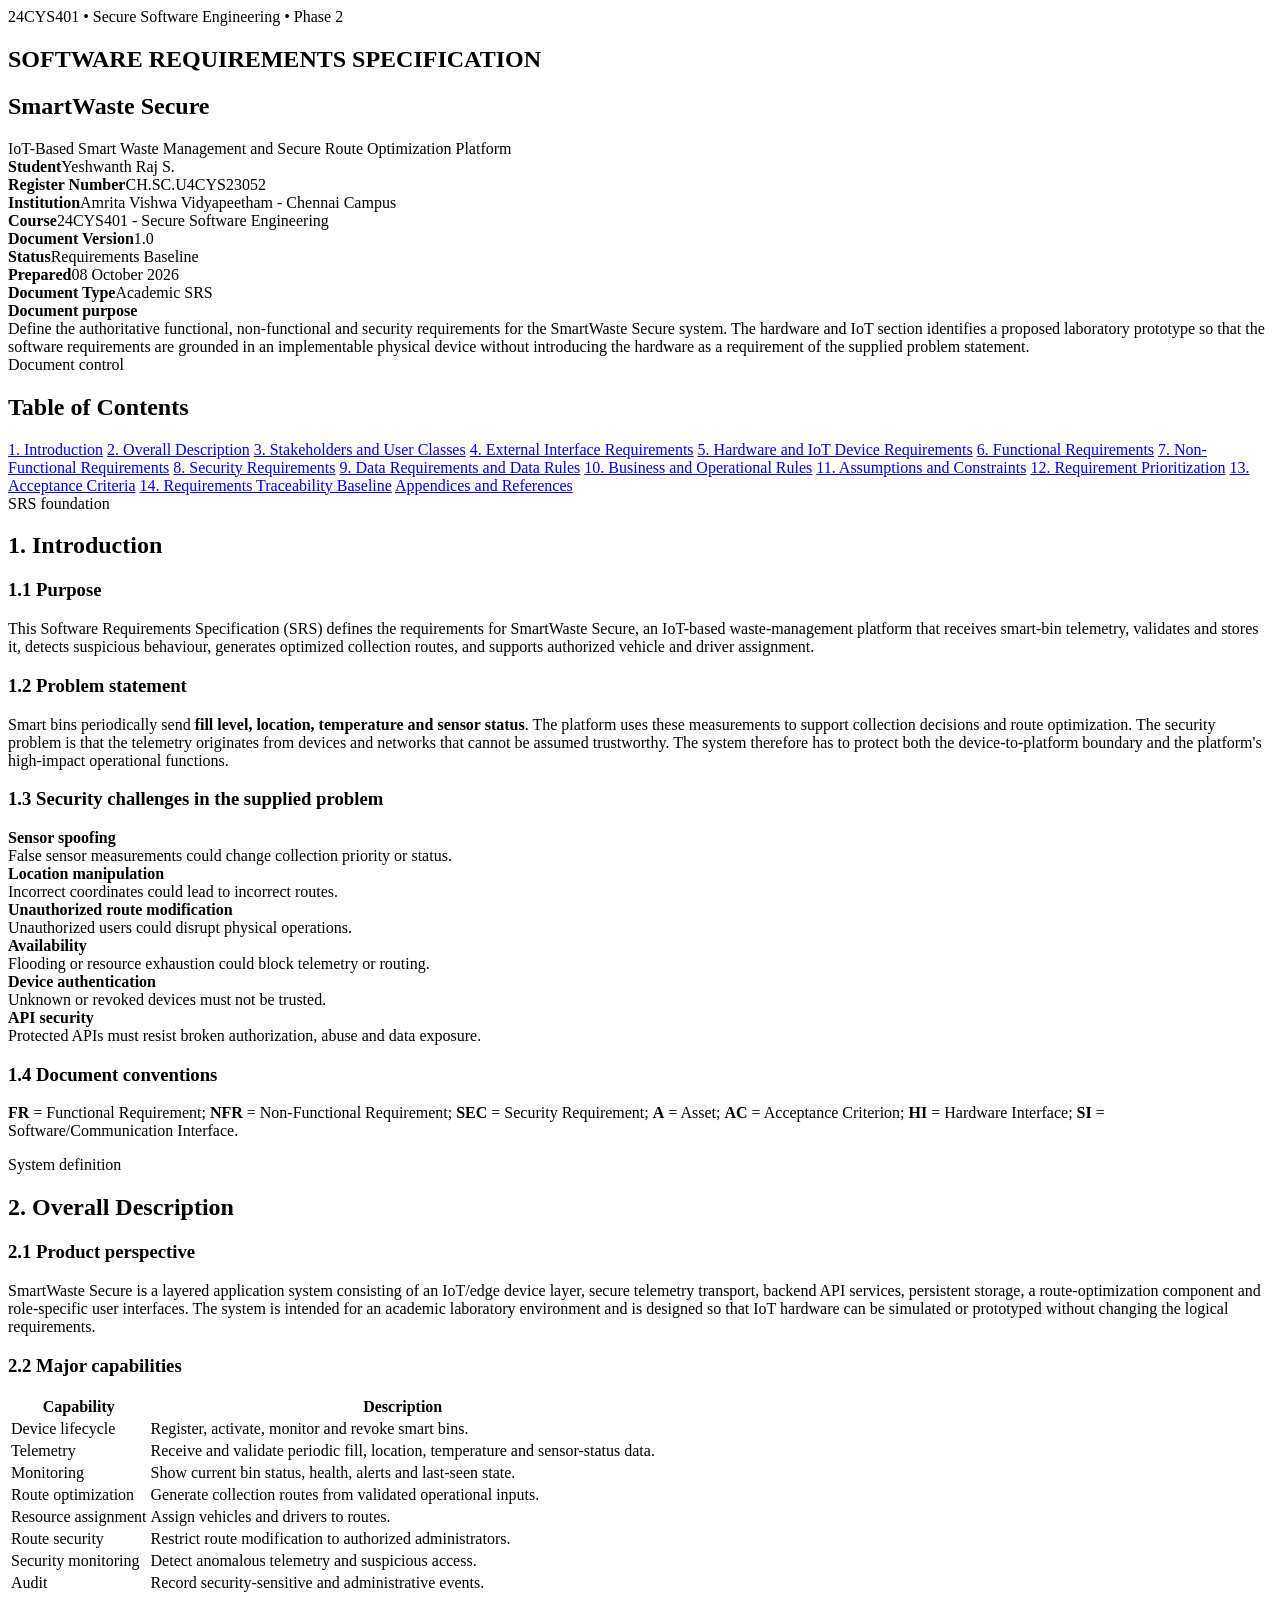
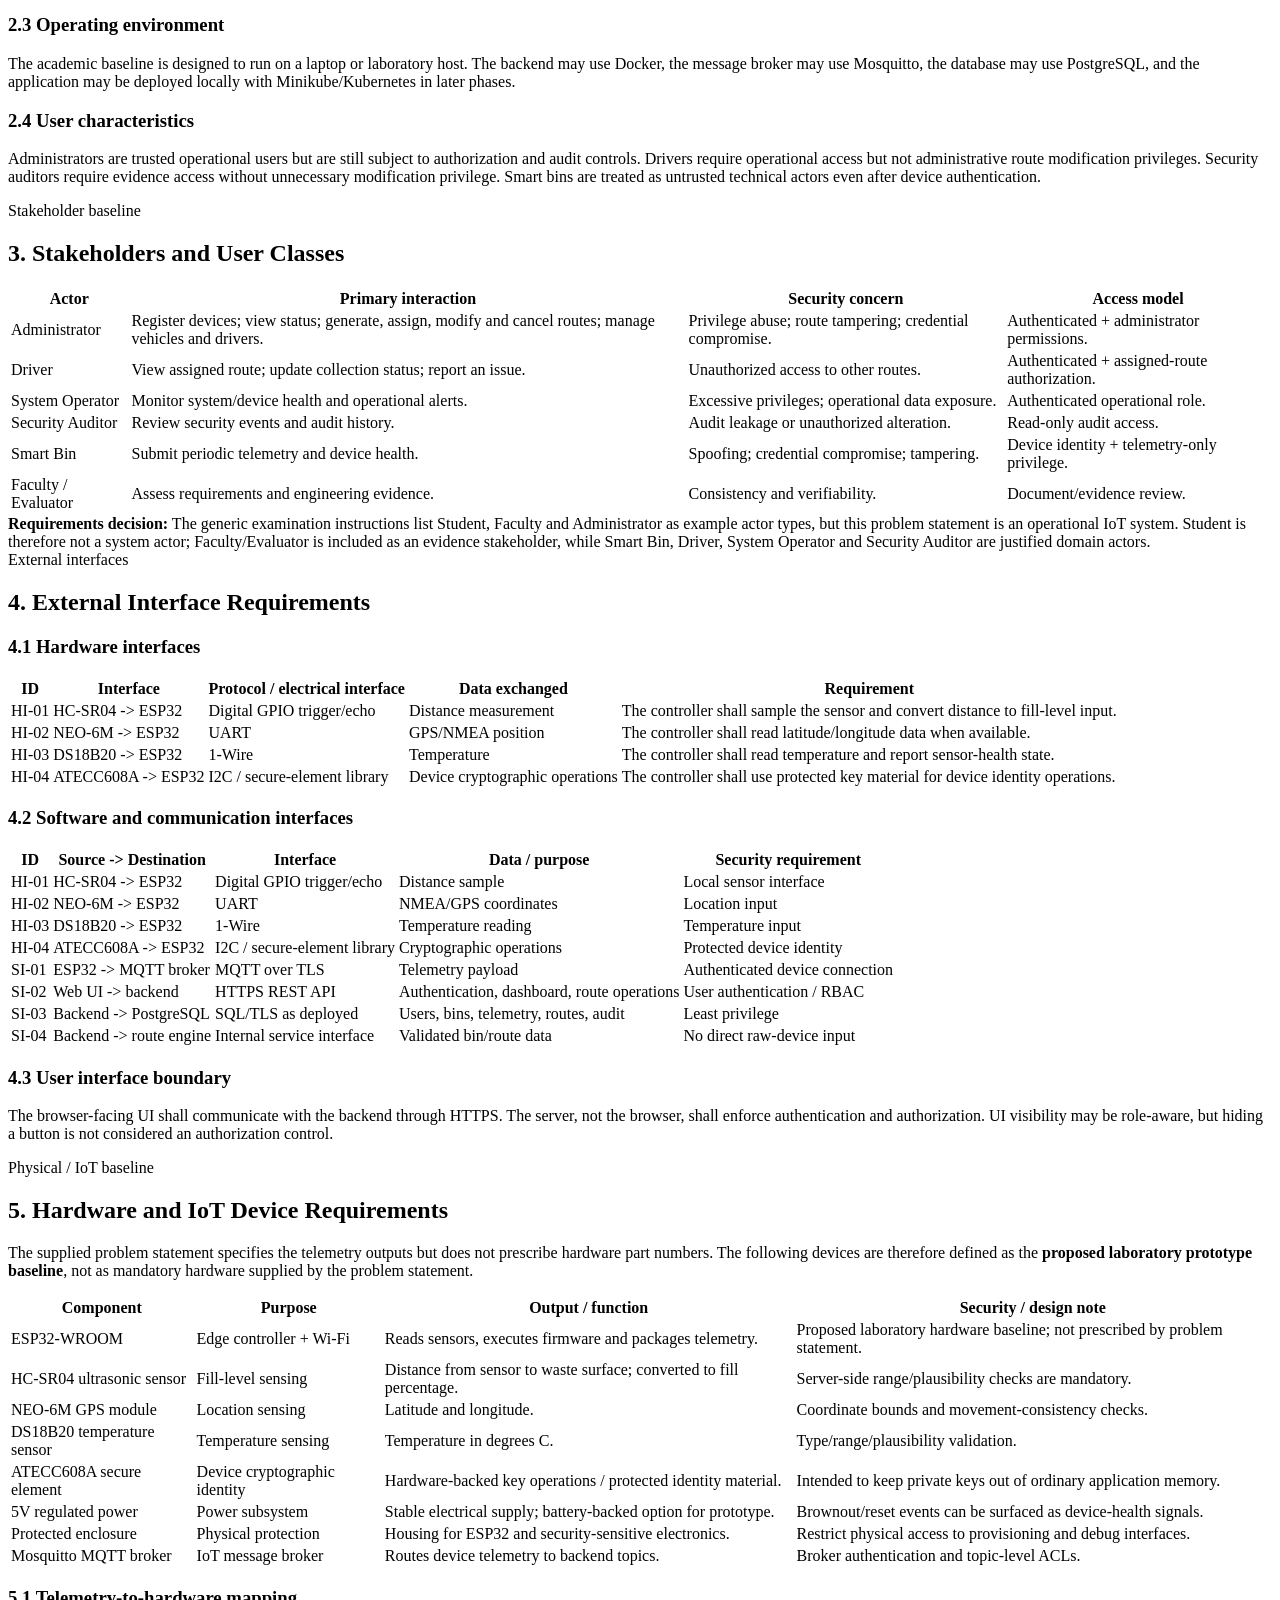
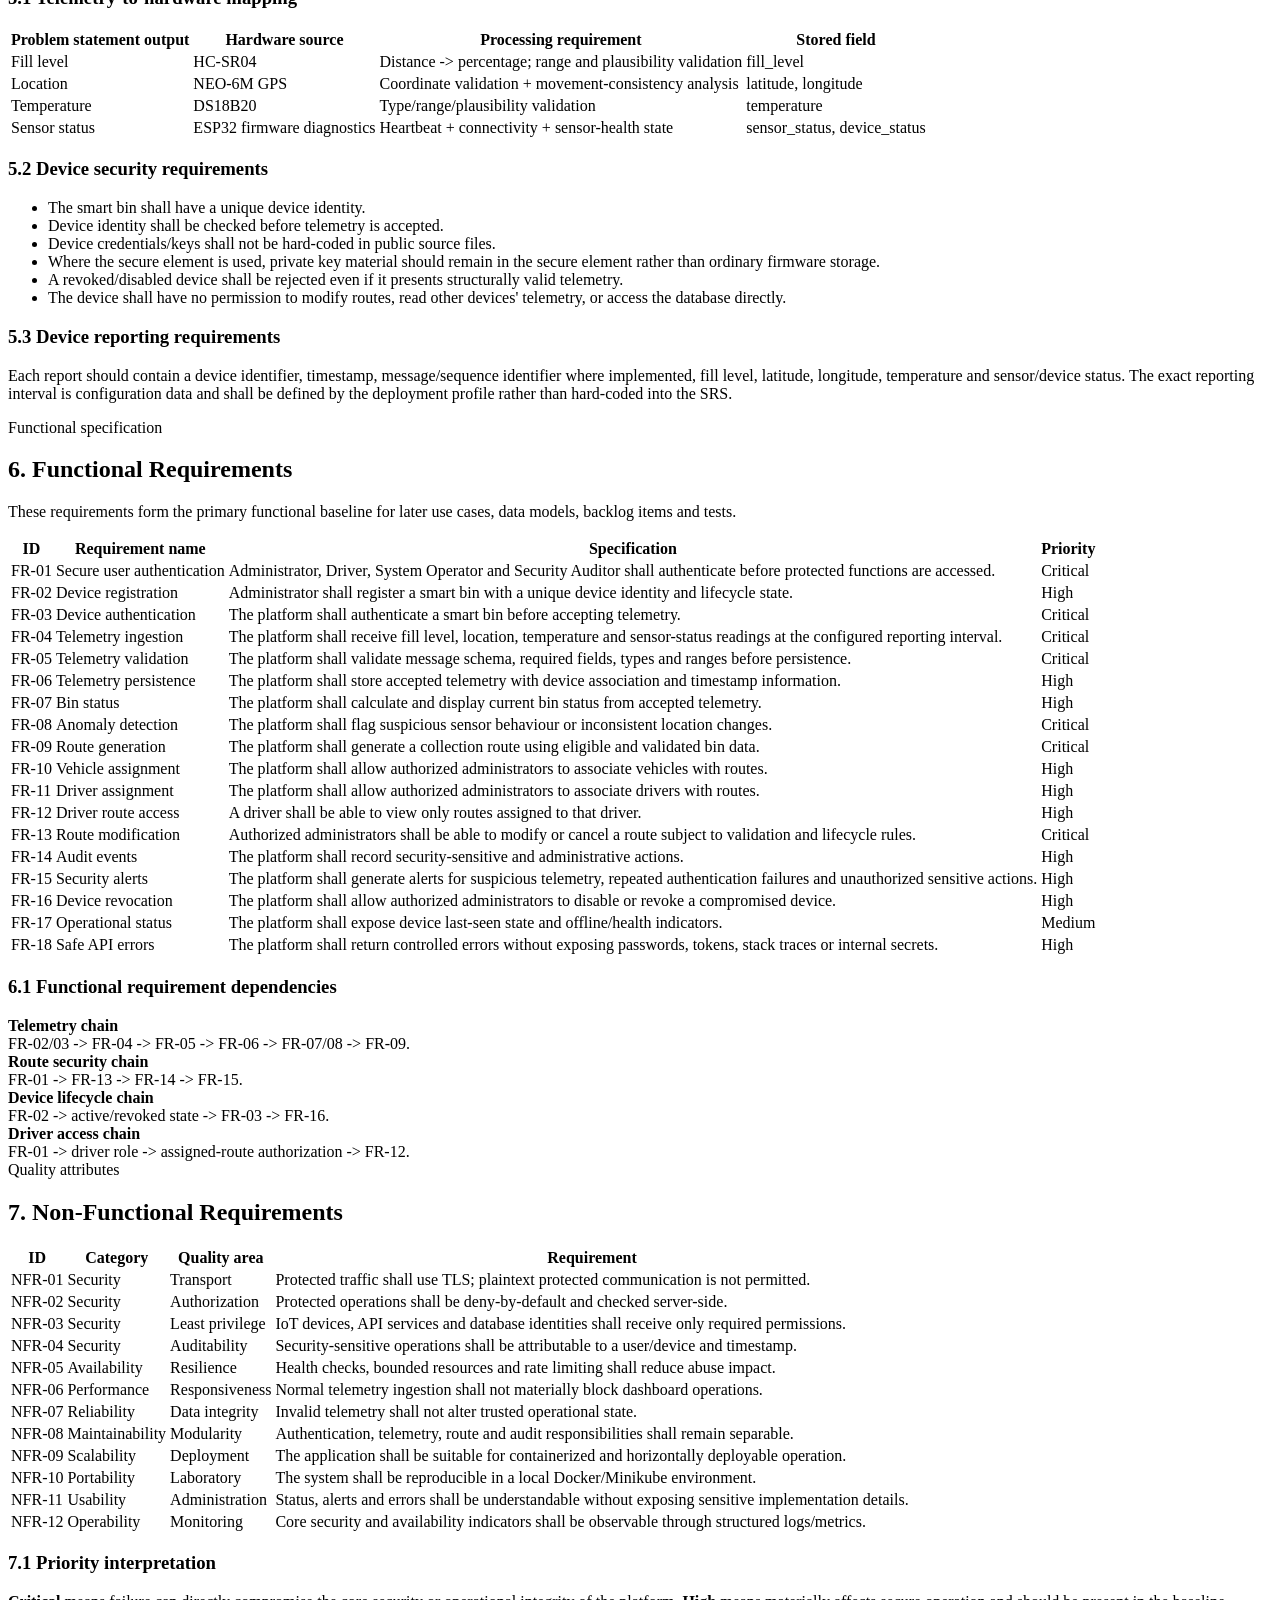
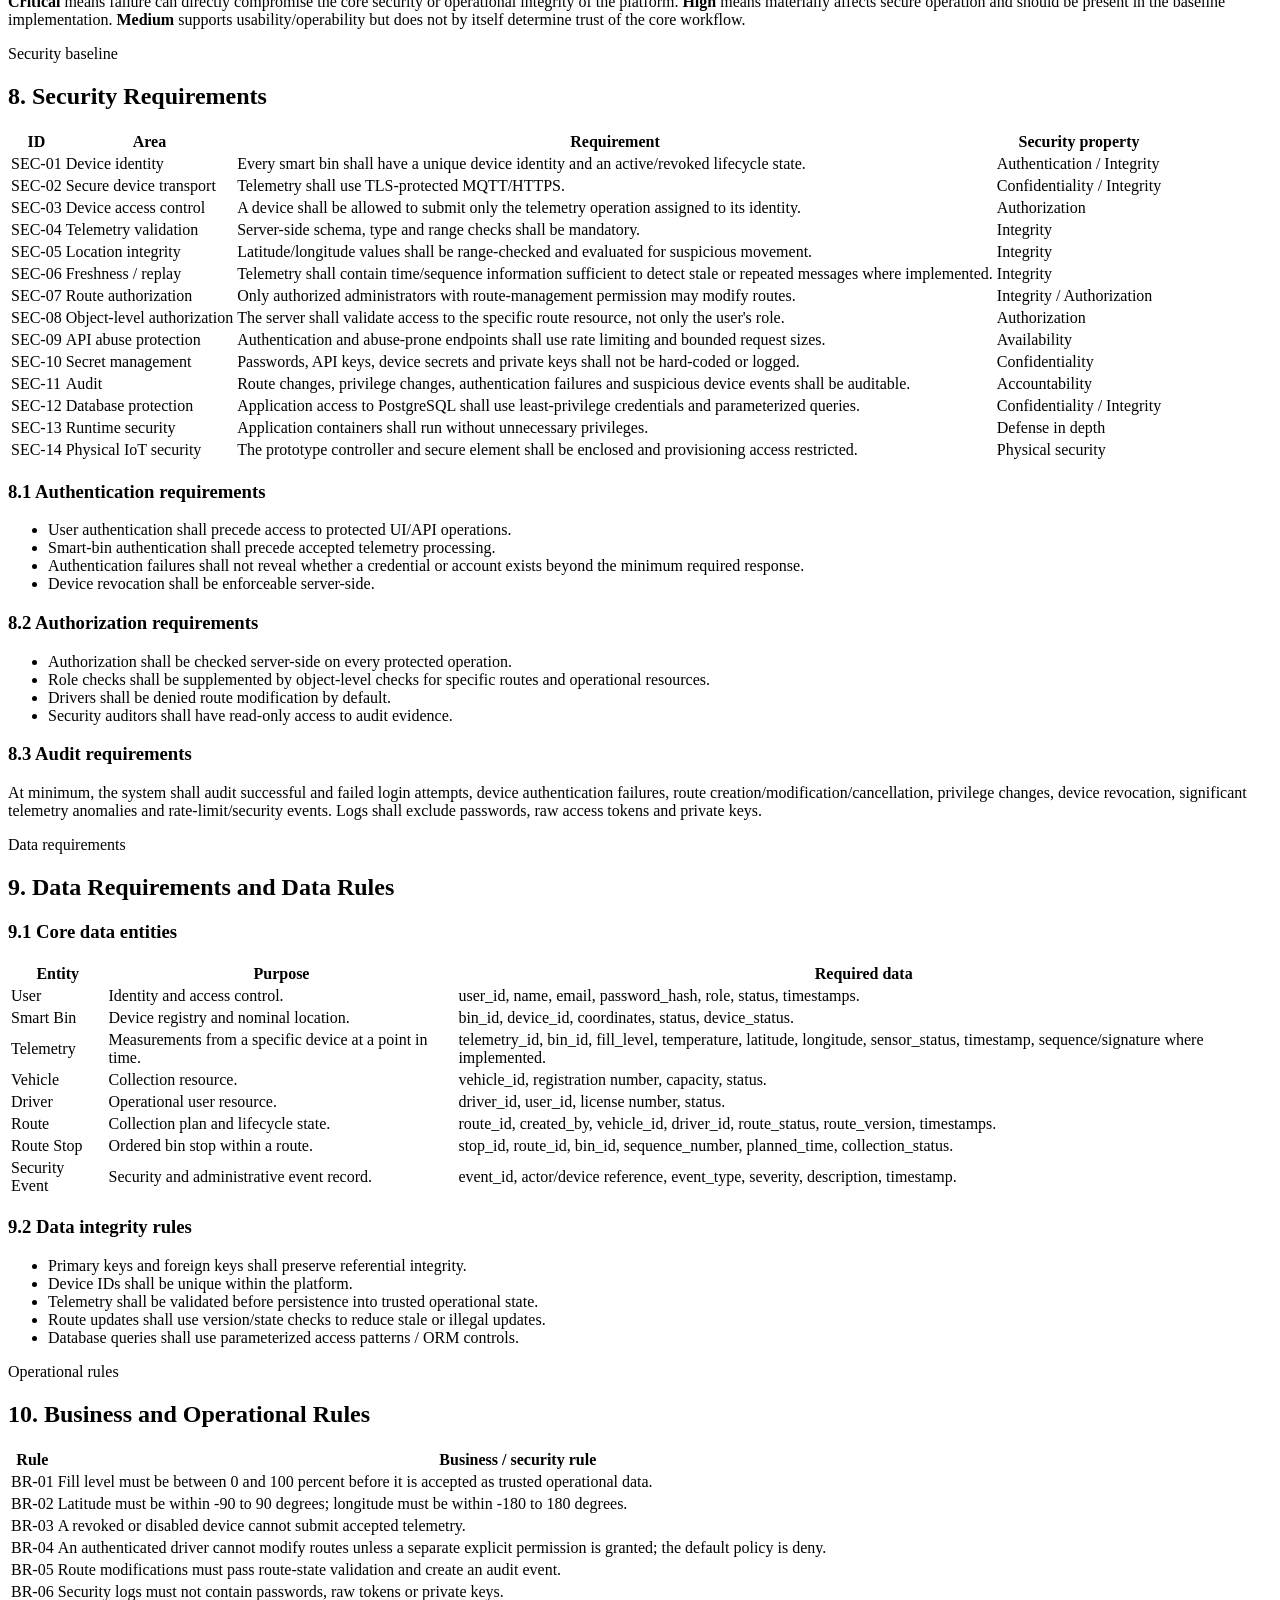
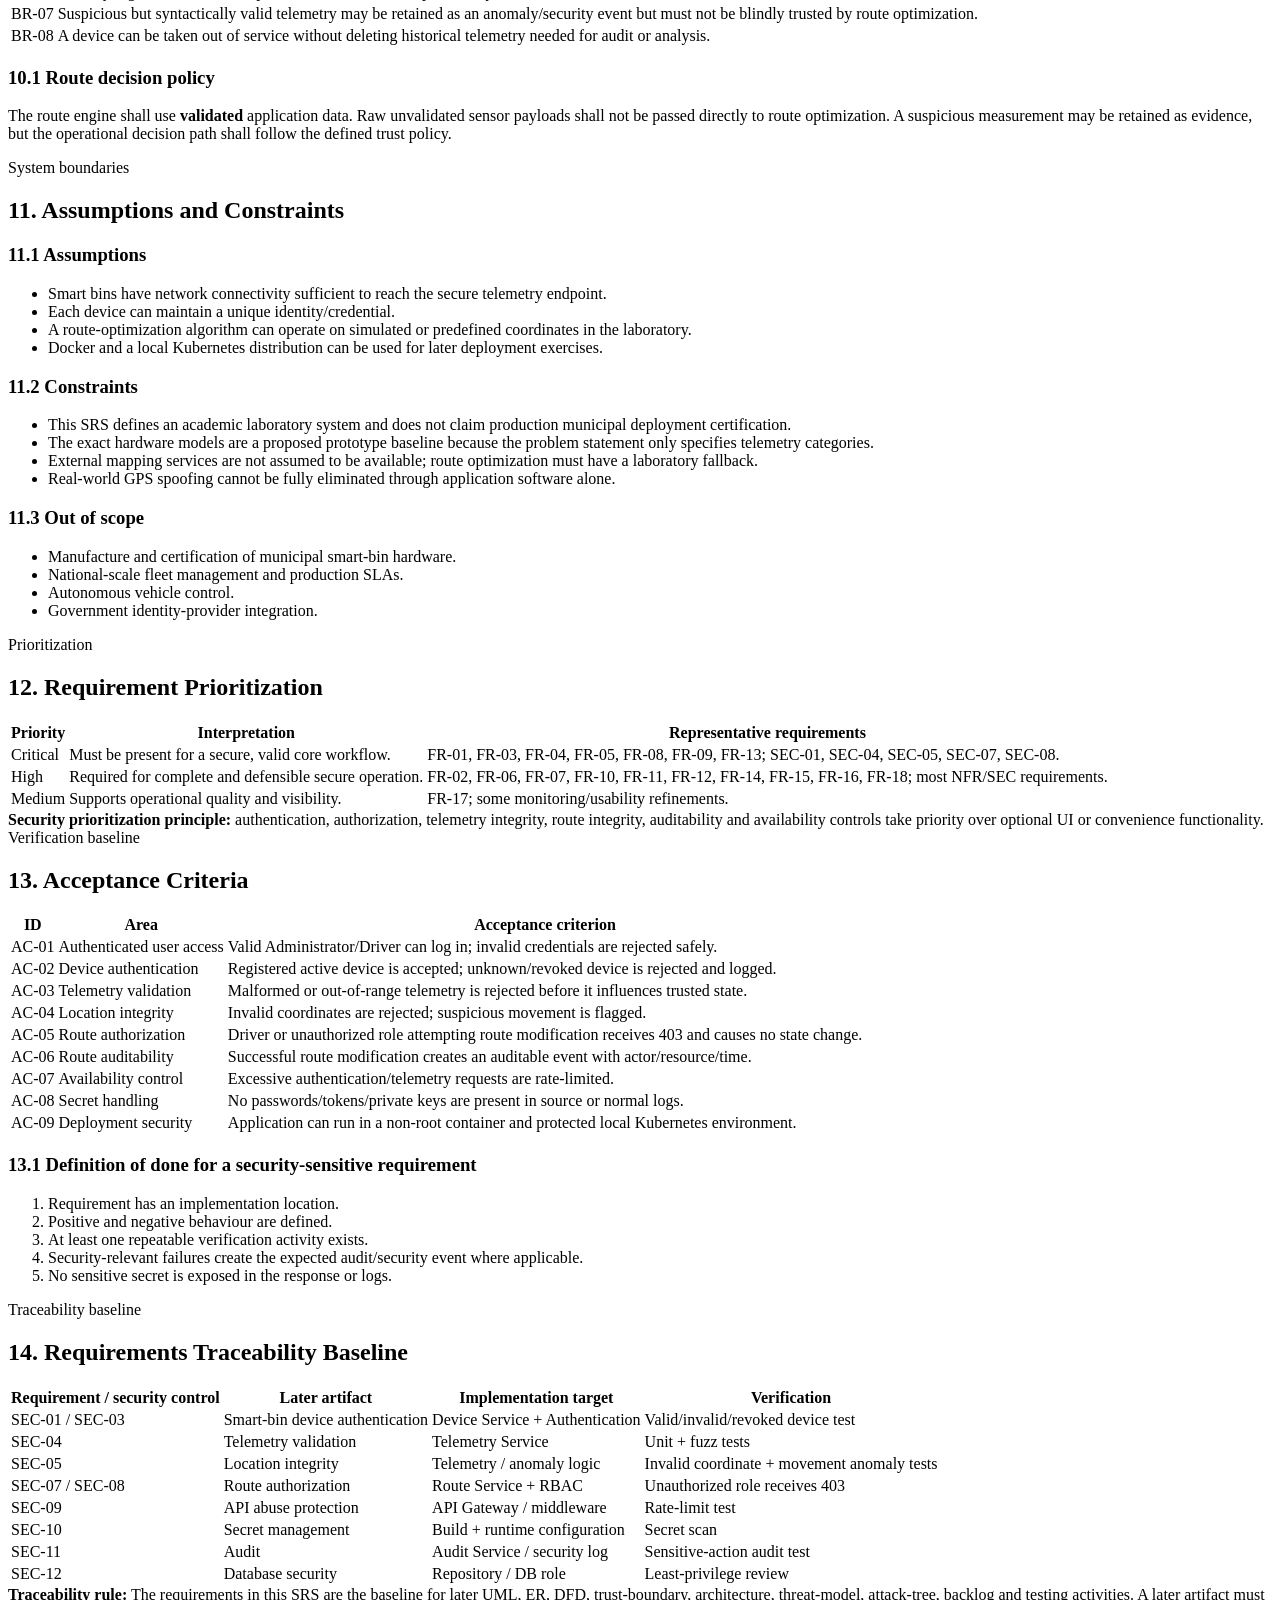
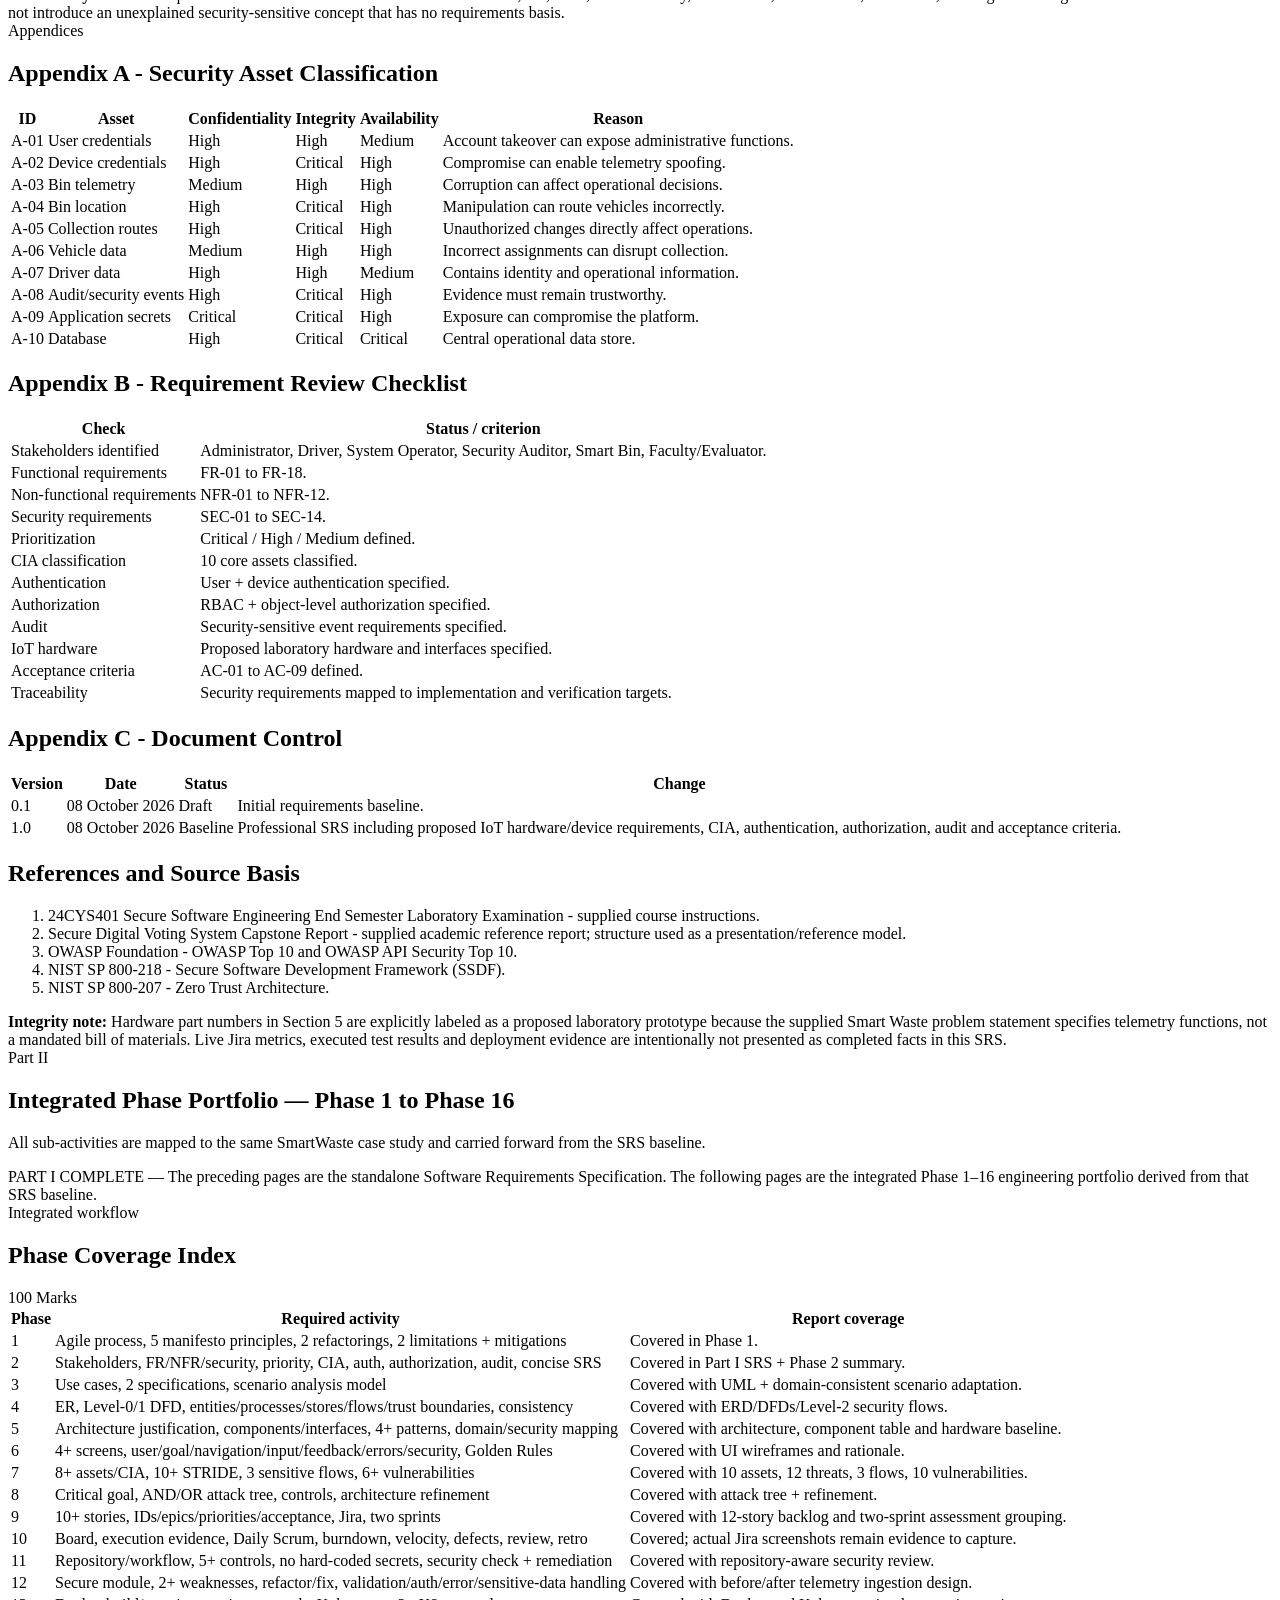
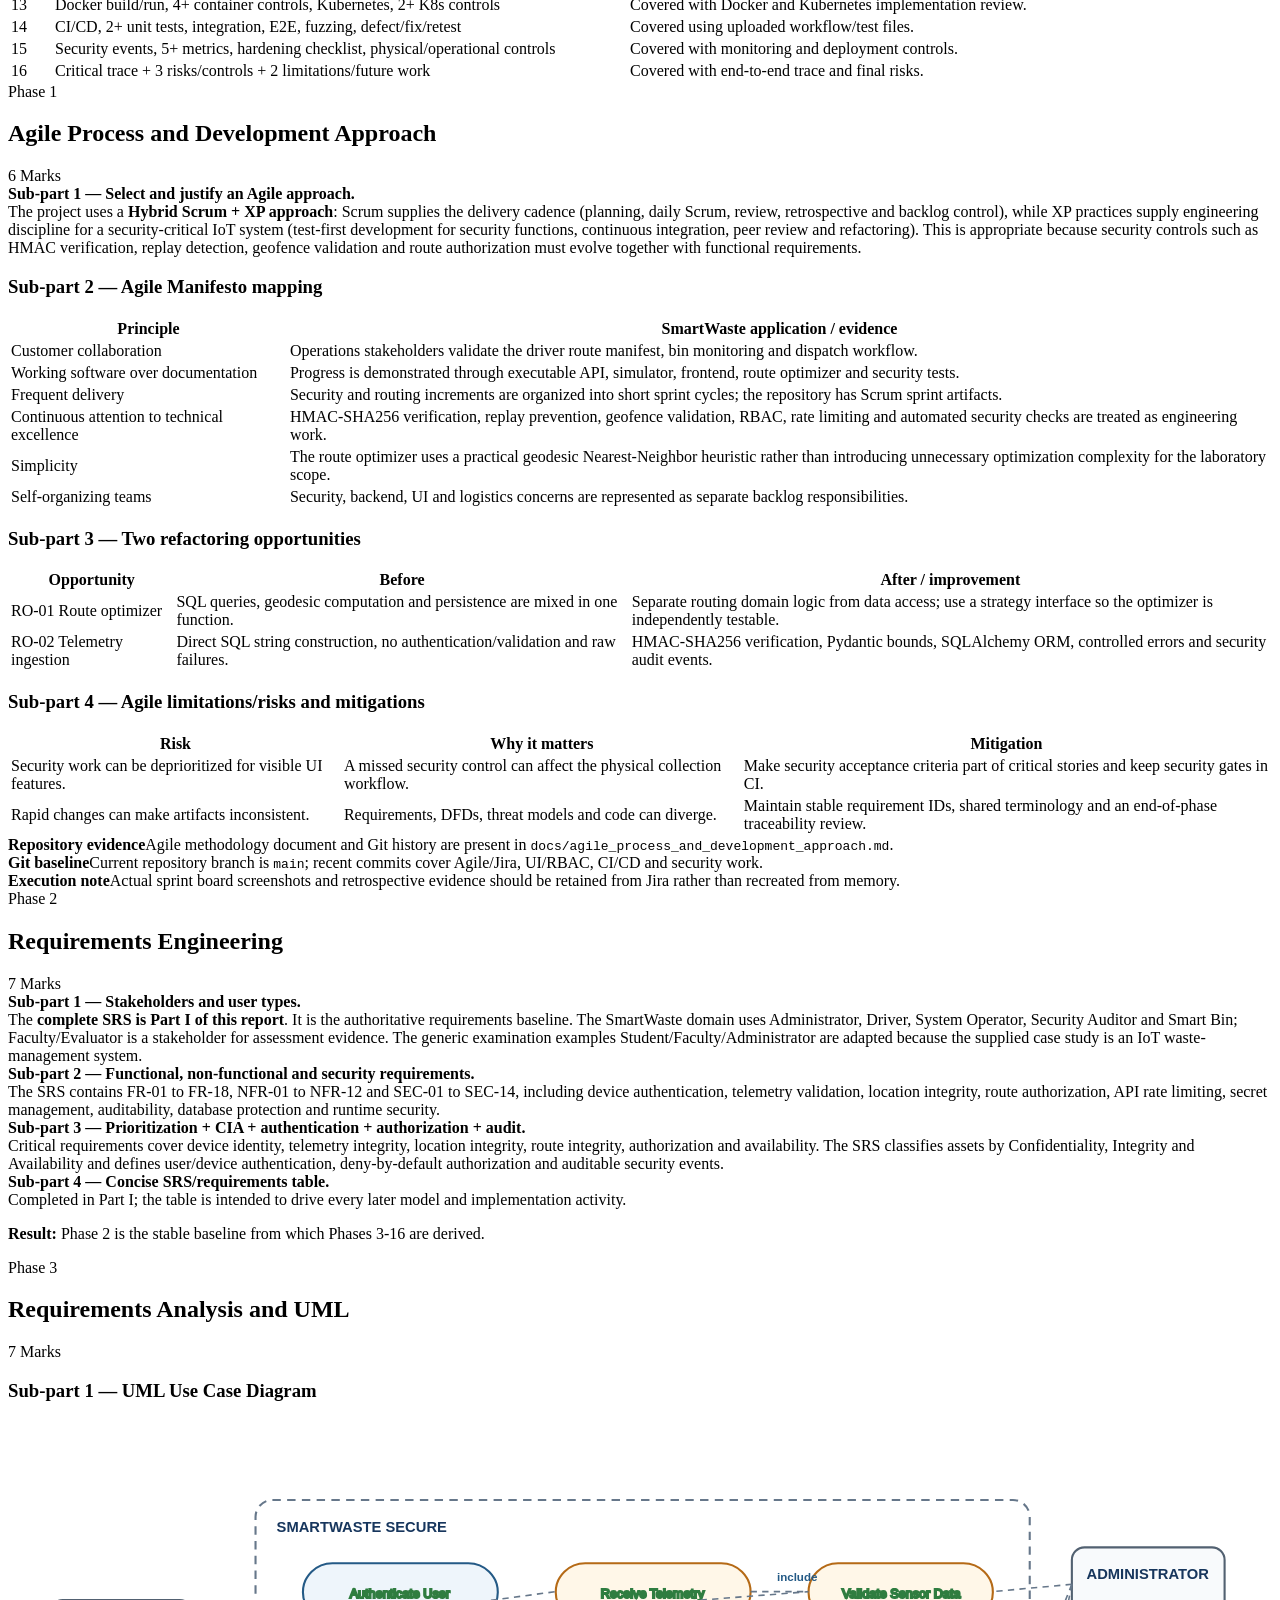
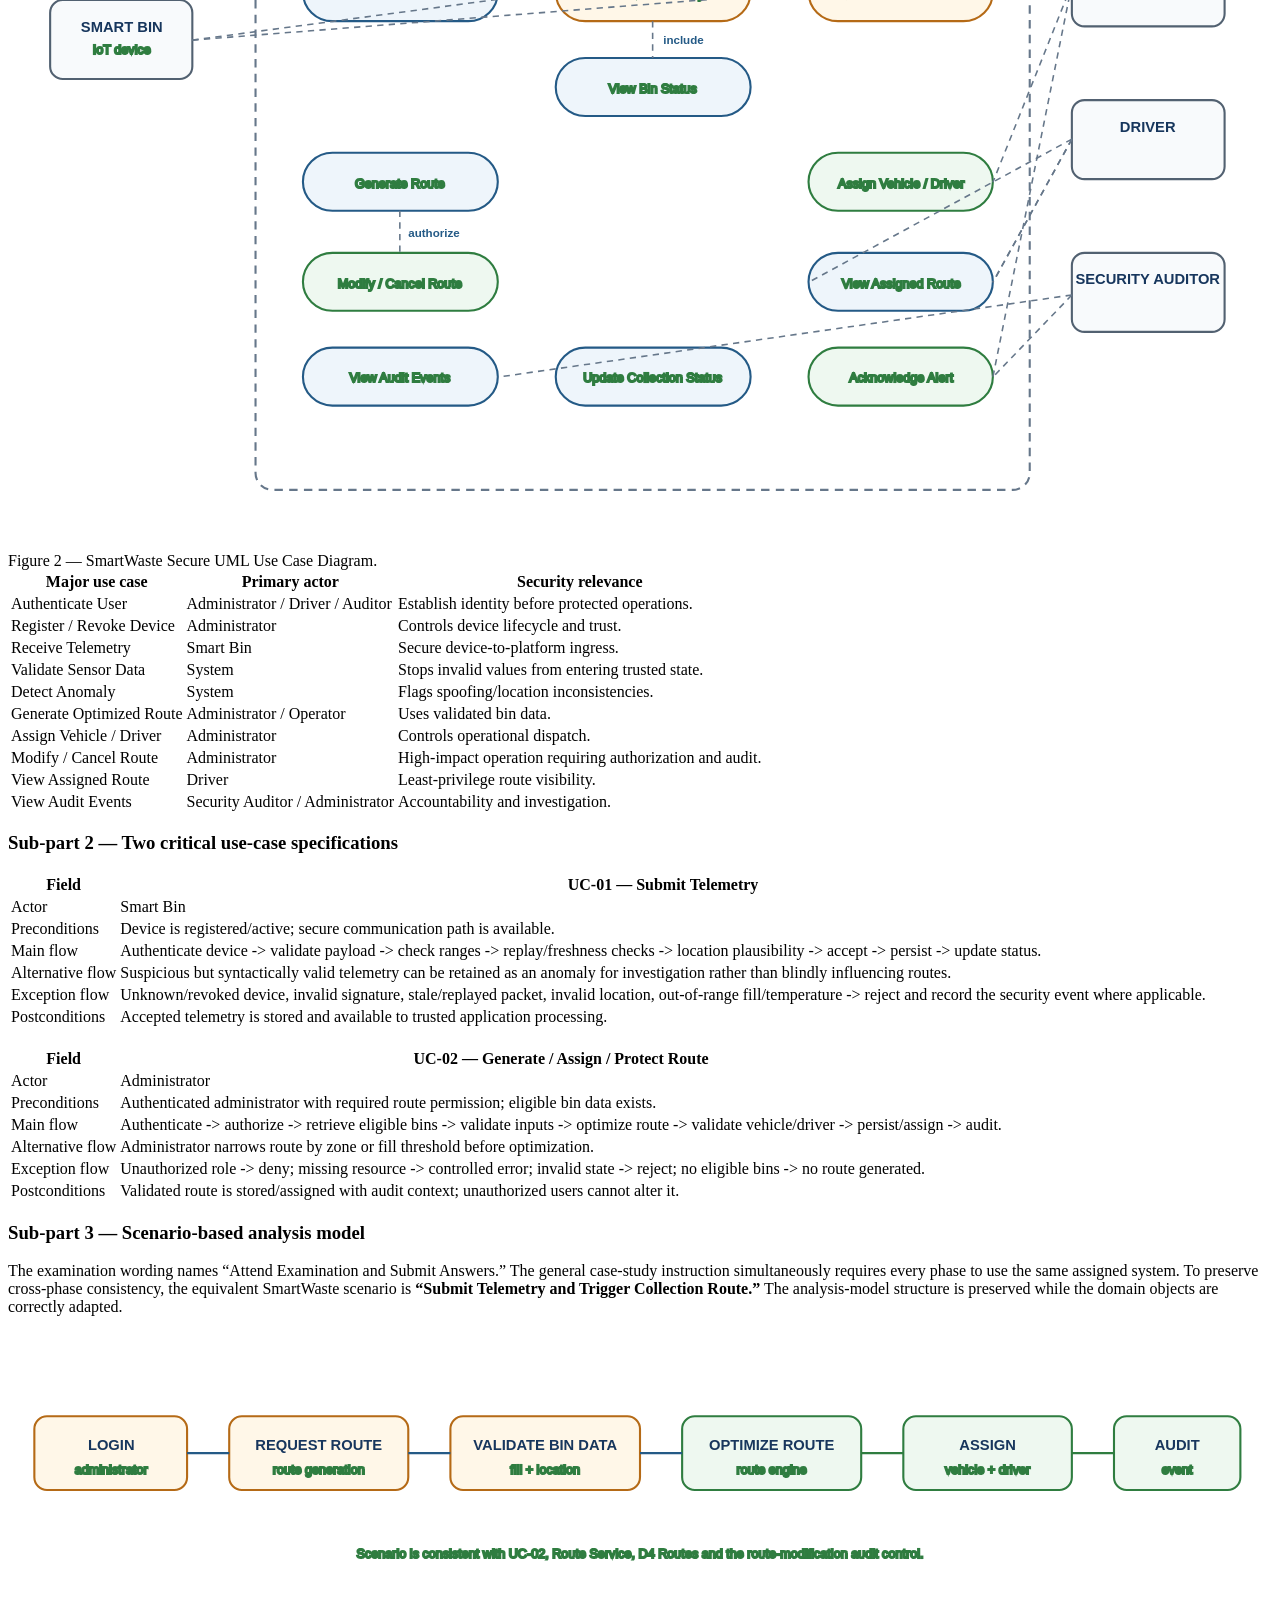
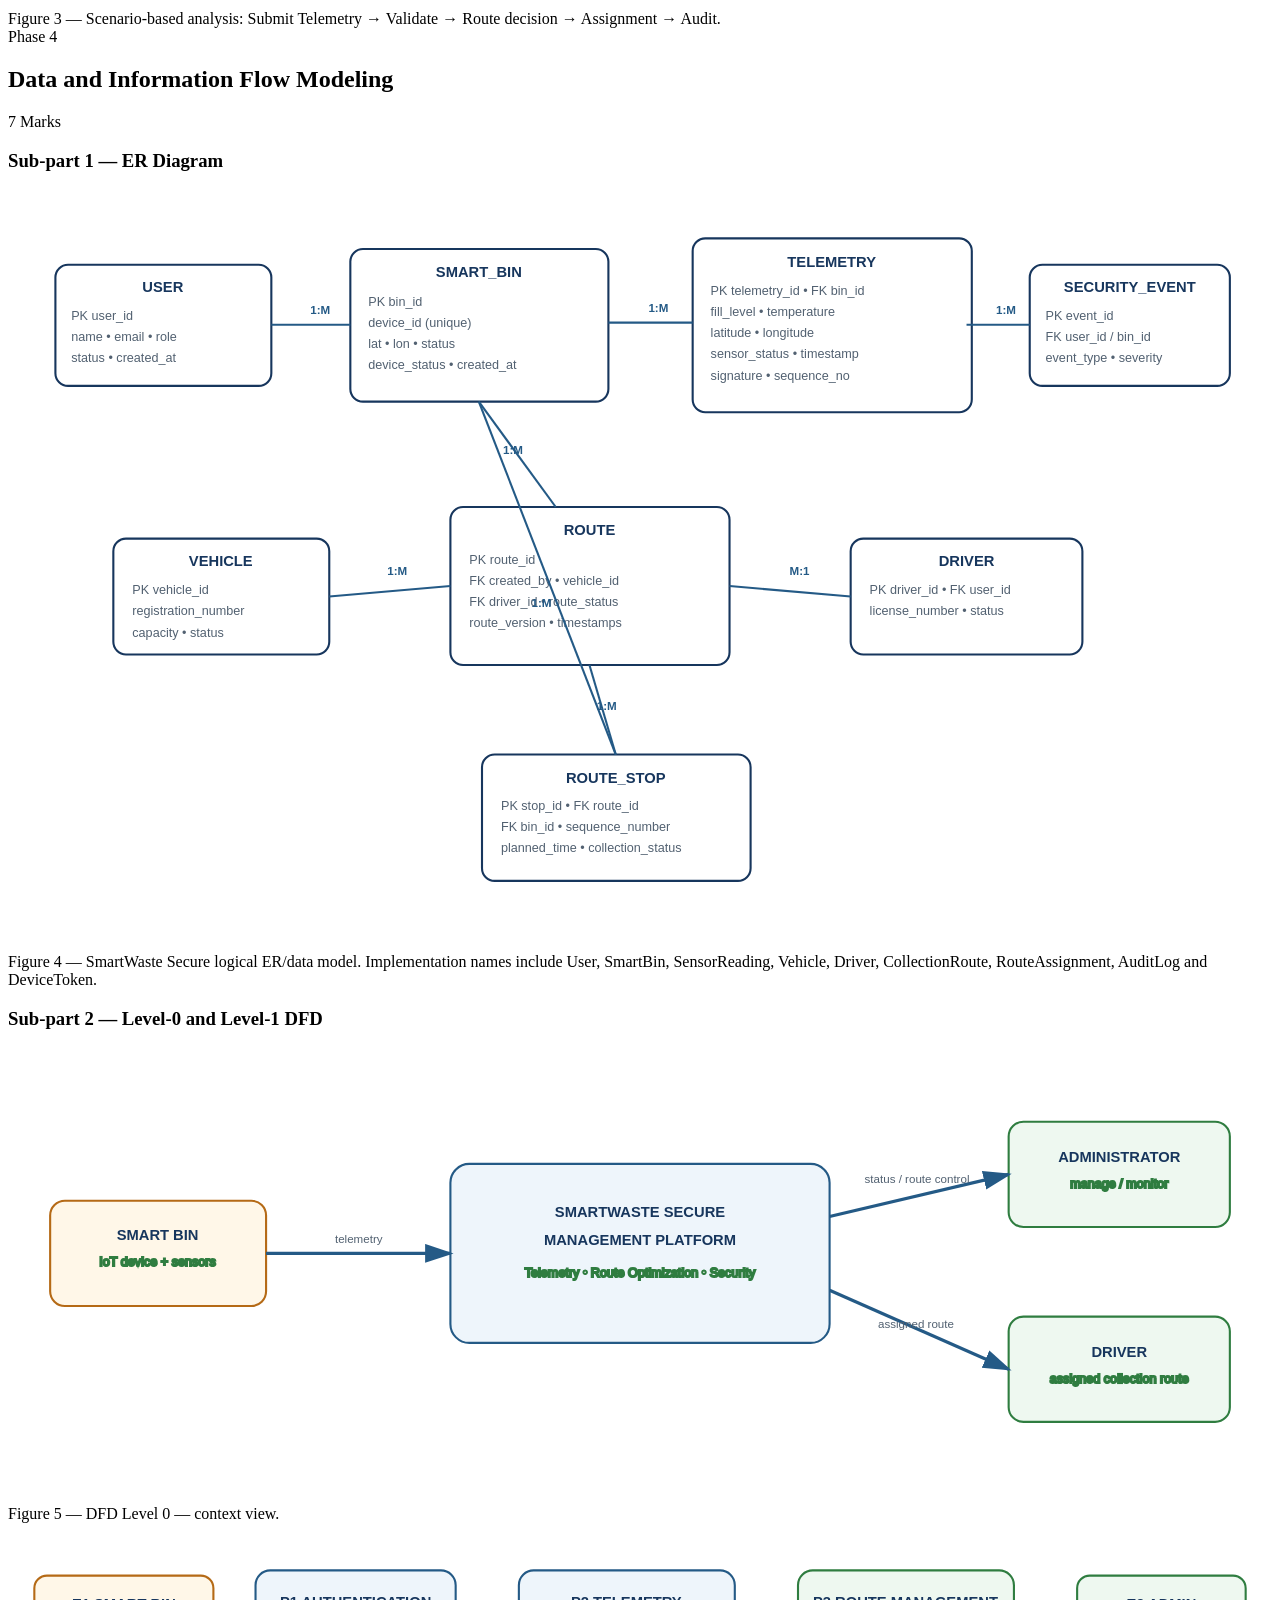
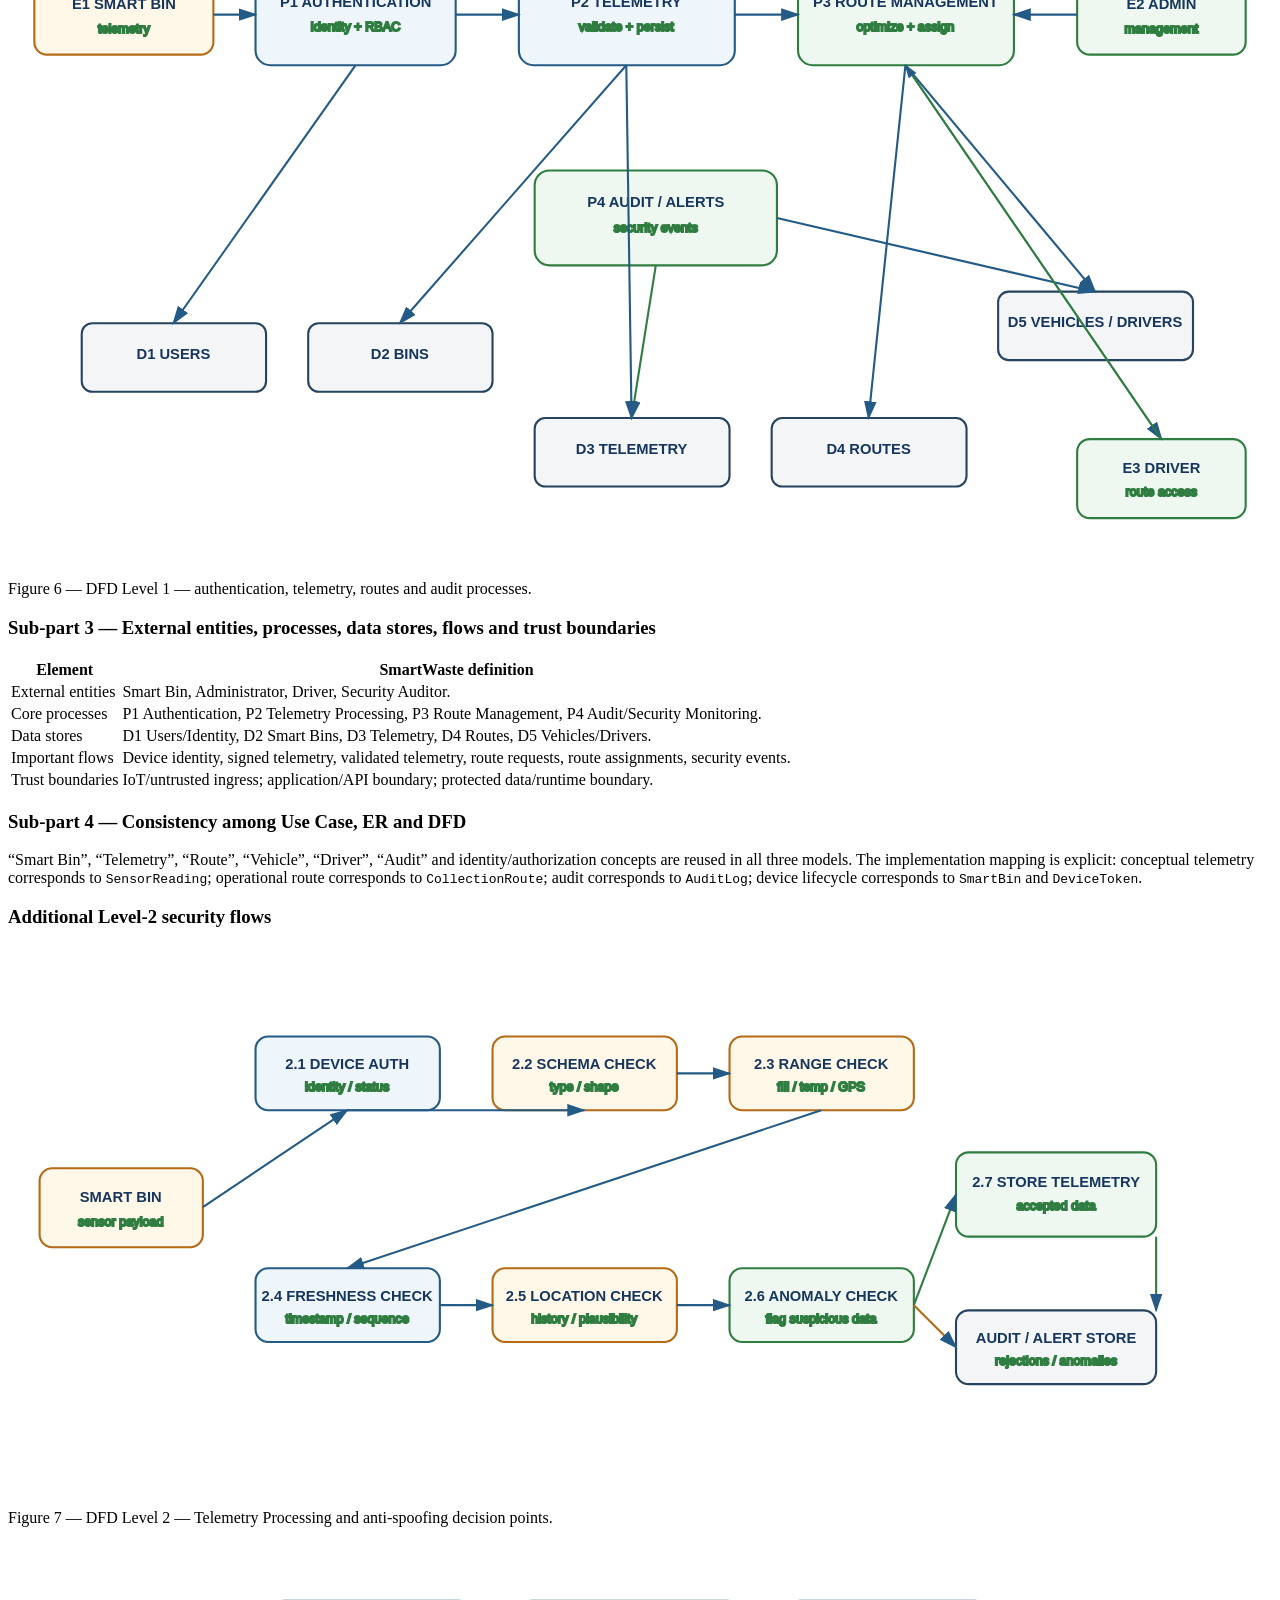
<file: reports/SmartWaste_Secure_SRS_then_Phase1-16_Integrated_Report.html>
<!doctype html>
<html><head></head><body>
<section class="cover">
<div class="eyebrow">24CYS401 • Secure Software Engineering • Phase 2</div>
<h1>SOFTWARE REQUIREMENTS SPECIFICATION</h1>
<h2>SmartWaste Secure</h2>
<div class="subtitle">IoT-Based Smart Waste Management and Secure Route Optimization Platform</div>
<div class="meta">
<div class="meta-card"><b>Student</b><span>Yeshwanth Raj S.</span></div>
<div class="meta-card"><b>Register Number</b><span>CH.SC.U4CYS23052</span></div>
<div class="meta-card"><b>Institution</b><span>Amrita Vishwa Vidyapeetham - Chennai Campus</span></div>
<div class="meta-card"><b>Course</b><span>24CYS401 - Secure Software Engineering</span></div>
<div class="meta-card"><b>Document Version</b><span>1.0</span></div>
<div class="meta-card"><b>Status</b><span>Requirements Baseline</span></div>
<div class="meta-card"><b>Prepared</b><span>08 October 2026</span></div>
<div class="meta-card"><b>Document Type</b><span>Academic SRS</span></div>
</div>
<div class="cover-note">
<b>Document purpose</b><br/>
    Define the authoritative functional, non-functional and security requirements for the SmartWaste Secure system. The hardware and IoT section identifies a proposed laboratory prototype so that the software requirements are grounded in an implementable physical device without introducing the hardware as a requirement of the supplied problem statement.
  </div>
</section>
<section class="toc">
<div class="kicker">Document control</div>
<h2>Table of Contents</h2>
<a href="#intro">1. Introduction</a>
<a href="#overall">2. Overall Description</a>
<a href="#stakeholders">3. Stakeholders and User Classes</a>
<a href="#interfaces">4. External Interface Requirements</a>
<a href="#hardware">5. Hardware and IoT Device Requirements</a>
<a href="#features">6. Functional Requirements</a>
<a href="#nfr">7. Non-Functional Requirements</a>
<a href="#security">8. Security Requirements</a>
<a href="#data">9. Data Requirements and Data Rules</a>
<a href="#business">10. Business and Operational Rules</a>
<a href="#constraints">11. Assumptions and Constraints</a>
<a href="#priority">12. Requirement Prioritization</a>
<a href="#acceptance">13. Acceptance Criteria</a>
<a href="#trace">14. Requirements Traceability Baseline</a>
<a href="#appendix">Appendices and References</a>
</section>
<section class="section" id="intro">
<div class="kicker">SRS foundation</div>
<h2>1. Introduction</h2>
<h3>1.1 Purpose</h3>
<p>This Software Requirements Specification (SRS) defines the requirements for SmartWaste Secure, an IoT-based waste-management platform that receives smart-bin telemetry, validates and stores it, detects suspicious behaviour, generates optimized collection routes, and supports authorized vehicle and driver assignment.</p>
<h3>1.2 Problem statement</h3>
<p>Smart bins periodically send <strong>fill level, location, temperature and sensor status</strong>. The platform uses these measurements to support collection decisions and route optimization. The security problem is that the telemetry originates from devices and networks that cannot be assumed trustworthy. The system therefore has to protect both the device-to-platform boundary and the platform's high-impact operational functions.</p>
<h3>1.3 Security challenges in the supplied problem</h3>
<div class="grid-3">
<div class="card"><strong>Sensor spoofing</strong><br/>False sensor measurements could change collection priority or status.</div>
<div class="card"><strong>Location manipulation</strong><br/>Incorrect coordinates could lead to incorrect routes.</div>
<div class="card"><strong>Unauthorized route modification</strong><br/>Unauthorized users could disrupt physical operations.</div>
<div class="card"><strong>Availability</strong><br/>Flooding or resource exhaustion could block telemetry or routing.</div>
<div class="card"><strong>Device authentication</strong><br/>Unknown or revoked devices must not be trusted.</div>
<div class="card"><strong>API security</strong><br/>Protected APIs must resist broken authorization, abuse and data exposure.</div>
</div>
<h3>1.4 Document conventions</h3>
<p><strong>FR</strong> = Functional Requirement; <strong>NFR</strong> = Non-Functional Requirement; <strong>SEC</strong> = Security Requirement; <strong>A</strong> = Asset; <strong>AC</strong> = Acceptance Criterion; <strong>HI</strong> = Hardware Interface; <strong>SI</strong> = Software/Communication Interface.</p>
</section>
<section class="section" id="overall">
<div class="kicker">System definition</div>
<h2>2. Overall Description</h2>
<h3>2.1 Product perspective</h3>
<p>SmartWaste Secure is a layered application system consisting of an IoT/edge device layer, secure telemetry transport, backend API services, persistent storage, a route-optimization component and role-specific user interfaces. The system is intended for an academic laboratory environment and is designed so that IoT hardware can be simulated or prototyped without changing the logical requirements.</p>
<h3>2.2 Major capabilities</h3>
<table><thead><tr><th>Capability</th><th>Description</th></tr></thead><tbody><tr><td>Device lifecycle</td><td>Register, activate, monitor and revoke smart bins.</td></tr><tr><td>Telemetry</td><td>Receive and validate periodic fill, location, temperature and sensor-status data.</td></tr><tr><td>Monitoring</td><td>Show current bin status, health, alerts and last-seen state.</td></tr><tr><td>Route optimization</td><td>Generate collection routes from validated operational inputs.</td></tr><tr><td>Resource assignment</td><td>Assign vehicles and drivers to routes.</td></tr><tr><td>Route security</td><td>Restrict route modification to authorized administrators.</td></tr><tr><td>Security monitoring</td><td>Detect anomalous telemetry and suspicious access.</td></tr><tr><td>Audit</td><td>Record security-sensitive and administrative events.</td></tr></tbody></table>
<h3>2.3 Operating environment</h3>
<p>The academic baseline is designed to run on a laptop or laboratory host. The backend may use Docker, the message broker may use Mosquitto, the database may use PostgreSQL, and the application may be deployed locally with Minikube/Kubernetes in later phases.</p>
<h3>2.4 User characteristics</h3>
<p>Administrators are trusted operational users but are still subject to authorization and audit controls. Drivers require operational access but not administrative route modification privileges. Security auditors require evidence access without unnecessary modification privilege. Smart bins are treated as untrusted technical actors even after device authentication.</p>
</section>
<section class="section" id="stakeholders">
<div class="kicker">Stakeholder baseline</div>
<h2>3. Stakeholders and User Classes</h2>
<table><thead><tr><th>Actor</th><th>Primary interaction</th><th>Security concern</th><th>Access model</th></tr></thead><tbody><tr><td>Administrator</td><td>Register devices; view status; generate, assign, modify and cancel routes; manage vehicles and drivers.</td><td>Privilege abuse; route tampering; credential compromise.</td><td>Authenticated + administrator permissions.</td></tr><tr><td>Driver</td><td>View assigned route; update collection status; report an issue.</td><td>Unauthorized access to other routes.</td><td>Authenticated + assigned-route authorization.</td></tr><tr><td>System Operator</td><td>Monitor system/device health and operational alerts.</td><td>Excessive privileges; operational data exposure.</td><td>Authenticated operational role.</td></tr><tr><td>Security Auditor</td><td>Review security events and audit history.</td><td>Audit leakage or unauthorized alteration.</td><td>Read-only audit access.</td></tr><tr><td>Smart Bin</td><td>Submit periodic telemetry and device health.</td><td>Spoofing; credential compromise; tampering.</td><td>Device identity + telemetry-only privilege.</td></tr><tr><td>Faculty / Evaluator</td><td>Assess requirements and engineering evidence.</td><td>Consistency and verifiability.</td><td>Document/evidence review.</td></tr></tbody></table>
<div class="callout ok"><strong>Requirements decision:</strong> The generic examination instructions list Student, Faculty and Administrator as example actor types, but this problem statement is an operational IoT system. Student is therefore not a system actor; Faculty/Evaluator is included as an evidence stakeholder, while Smart Bin, Driver, System Operator and Security Auditor are justified domain actors.</div>
</section>
<section class="section" id="interfaces">
<div class="kicker">External interfaces</div>
<h2>4. External Interface Requirements</h2>
<h3>4.1 Hardware interfaces</h3>
<table><thead><tr><th>ID</th><th>Interface</th><th>Protocol / electrical interface</th><th>Data exchanged</th><th>Requirement</th></tr></thead><tbody><tr><td>HI-01</td><td>HC-SR04 -&gt; ESP32</td><td>Digital GPIO trigger/echo</td><td>Distance measurement</td><td>The controller shall sample the sensor and convert distance to fill-level input.</td></tr><tr><td>HI-02</td><td>NEO-6M -&gt; ESP32</td><td>UART</td><td>GPS/NMEA position</td><td>The controller shall read latitude/longitude data when available.</td></tr><tr><td>HI-03</td><td>DS18B20 -&gt; ESP32</td><td>1-Wire</td><td>Temperature</td><td>The controller shall read temperature and report sensor-health state.</td></tr><tr><td>HI-04</td><td>ATECC608A -&gt; ESP32</td><td>I2C / secure-element library</td><td>Device cryptographic operations</td><td>The controller shall use protected key material for device identity operations.</td></tr></tbody></table>
<h3>4.2 Software and communication interfaces</h3>
<table><thead><tr><th>ID</th><th>Source -&gt; Destination</th><th>Interface</th><th>Data / purpose</th><th>Security requirement</th></tr></thead><tbody><tr><td>HI-01</td><td>HC-SR04 -&gt; ESP32</td><td>Digital GPIO trigger/echo</td><td>Distance sample</td><td>Local sensor interface</td></tr><tr><td>HI-02</td><td>NEO-6M -&gt; ESP32</td><td>UART</td><td>NMEA/GPS coordinates</td><td>Location input</td></tr><tr><td>HI-03</td><td>DS18B20 -&gt; ESP32</td><td>1-Wire</td><td>Temperature reading</td><td>Temperature input</td></tr><tr><td>HI-04</td><td>ATECC608A -&gt; ESP32</td><td>I2C / secure-element library</td><td>Cryptographic operations</td><td>Protected device identity</td></tr><tr><td>SI-01</td><td>ESP32 -&gt; MQTT broker</td><td>MQTT over TLS</td><td>Telemetry payload</td><td>Authenticated device connection</td></tr><tr><td>SI-02</td><td>Web UI -&gt; backend</td><td>HTTPS REST API</td><td>Authentication, dashboard, route operations</td><td>User authentication / RBAC</td></tr><tr><td>SI-03</td><td>Backend -&gt; PostgreSQL</td><td>SQL/TLS as deployed</td><td>Users, bins, telemetry, routes, audit</td><td>Least privilege</td></tr><tr><td>SI-04</td><td>Backend -&gt; route engine</td><td>Internal service interface</td><td>Validated bin/route data</td><td>No direct raw-device input</td></tr></tbody></table>
<h3>4.3 User interface boundary</h3>
<p>The browser-facing UI shall communicate with the backend through HTTPS. The server, not the browser, shall enforce authentication and authorization. UI visibility may be role-aware, but hiding a button is not considered an authorization control.</p>
</section>
<section class="section" id="hardware">
<div class="kicker">Physical / IoT baseline</div>
<h2>5. Hardware and IoT Device Requirements</h2>
<p class="lead">The supplied problem statement specifies the telemetry outputs but does not prescribe hardware part numbers. The following devices are therefore defined as the <strong>proposed laboratory prototype baseline</strong>, not as mandatory hardware supplied by the problem statement.</p>
<table><thead><tr><th>Component</th><th>Purpose</th><th>Output / function</th><th>Security / design note</th></tr></thead><tbody><tr><td>ESP32-WROOM</td><td>Edge controller + Wi-Fi</td><td>Reads sensors, executes firmware and packages telemetry.</td><td>Proposed laboratory hardware baseline; not prescribed by problem statement.</td></tr><tr><td>HC-SR04 ultrasonic sensor</td><td>Fill-level sensing</td><td>Distance from sensor to waste surface; converted to fill percentage.</td><td>Server-side range/plausibility checks are mandatory.</td></tr><tr><td>NEO-6M GPS module</td><td>Location sensing</td><td>Latitude and longitude.</td><td>Coordinate bounds and movement-consistency checks.</td></tr><tr><td>DS18B20 temperature sensor</td><td>Temperature sensing</td><td>Temperature in degrees C.</td><td>Type/range/plausibility validation.</td></tr><tr><td>ATECC608A secure element</td><td>Device cryptographic identity</td><td>Hardware-backed key operations / protected identity material.</td><td>Intended to keep private keys out of ordinary application memory.</td></tr><tr><td>5V regulated power</td><td>Power subsystem</td><td>Stable electrical supply; battery-backed option for prototype.</td><td>Brownout/reset events can be surfaced as device-health signals.</td></tr><tr><td>Protected enclosure</td><td>Physical protection</td><td>Housing for ESP32 and security-sensitive electronics.</td><td>Restrict physical access to provisioning and debug interfaces.</td></tr><tr><td>Mosquitto MQTT broker</td><td>IoT message broker</td><td>Routes device telemetry to backend topics.</td><td>Broker authentication and topic-level ACLs.</td></tr></tbody></table>
<h3>5.1 Telemetry-to-hardware mapping</h3>
<table><thead><tr><th>Problem statement output</th><th>Hardware source</th><th>Processing requirement</th><th>Stored field</th></tr></thead><tbody><tr><td>Fill level</td><td>HC-SR04</td><td>Distance -&gt; percentage; range and plausibility validation</td><td>fill_level</td></tr><tr><td>Location</td><td>NEO-6M GPS</td><td>Coordinate validation + movement-consistency analysis</td><td>latitude, longitude</td></tr><tr><td>Temperature</td><td>DS18B20</td><td>Type/range/plausibility validation</td><td>temperature</td></tr><tr><td>Sensor status</td><td>ESP32 firmware diagnostics</td><td>Heartbeat + connectivity + sensor-health state</td><td>sensor_status, device_status</td></tr></tbody></table>
<h3>5.2 Device security requirements</h3>
<ul>
<li>The smart bin shall have a unique device identity.</li>
<li>Device identity shall be checked before telemetry is accepted.</li>
<li>Device credentials/keys shall not be hard-coded in public source files.</li>
<li>Where the secure element is used, private key material should remain in the secure element rather than ordinary firmware storage.</li>
<li>A revoked/disabled device shall be rejected even if it presents structurally valid telemetry.</li>
<li>The device shall have no permission to modify routes, read other devices' telemetry, or access the database directly.</li>
</ul>
<h3>5.3 Device reporting requirements</h3>
<p>Each report should contain a device identifier, timestamp, message/sequence identifier where implemented, fill level, latitude, longitude, temperature and sensor/device status. The exact reporting interval is configuration data and shall be defined by the deployment profile rather than hard-coded into the SRS.</p>
</section>
<section class="section" id="features">
<div class="kicker">Functional specification</div>
<h2>6. Functional Requirements</h2>
<p>These requirements form the primary functional baseline for later use cases, data models, backlog items and tests.</p>
<table><thead><tr><th>ID</th><th>Requirement name</th><th>Specification</th><th>Priority</th></tr></thead><tbody><tr><td>FR-01</td><td>Secure user authentication</td><td>Administrator, Driver, System Operator and Security Auditor shall authenticate before protected functions are accessed.</td><td><span class="badge critical">Critical</span></td></tr><tr><td>FR-02</td><td>Device registration</td><td>Administrator shall register a smart bin with a unique device identity and lifecycle state.</td><td><span class="badge high">High</span></td></tr><tr><td>FR-03</td><td>Device authentication</td><td>The platform shall authenticate a smart bin before accepting telemetry.</td><td><span class="badge critical">Critical</span></td></tr><tr><td>FR-04</td><td>Telemetry ingestion</td><td>The platform shall receive fill level, location, temperature and sensor-status readings at the configured reporting interval.</td><td><span class="badge critical">Critical</span></td></tr><tr><td>FR-05</td><td>Telemetry validation</td><td>The platform shall validate message schema, required fields, types and ranges before persistence.</td><td><span class="badge critical">Critical</span></td></tr><tr><td>FR-06</td><td>Telemetry persistence</td><td>The platform shall store accepted telemetry with device association and timestamp information.</td><td><span class="badge high">High</span></td></tr><tr><td>FR-07</td><td>Bin status</td><td>The platform shall calculate and display current bin status from accepted telemetry.</td><td><span class="badge high">High</span></td></tr><tr><td>FR-08</td><td>Anomaly detection</td><td>The platform shall flag suspicious sensor behaviour or inconsistent location changes.</td><td><span class="badge critical">Critical</span></td></tr><tr><td>FR-09</td><td>Route generation</td><td>The platform shall generate a collection route using eligible and validated bin data.</td><td><span class="badge critical">Critical</span></td></tr><tr><td>FR-10</td><td>Vehicle assignment</td><td>The platform shall allow authorized administrators to associate vehicles with routes.</td><td><span class="badge high">High</span></td></tr><tr><td>FR-11</td><td>Driver assignment</td><td>The platform shall allow authorized administrators to associate drivers with routes.</td><td><span class="badge high">High</span></td></tr><tr><td>FR-12</td><td>Driver route access</td><td>A driver shall be able to view only routes assigned to that driver.</td><td><span class="badge high">High</span></td></tr><tr><td>FR-13</td><td>Route modification</td><td>Authorized administrators shall be able to modify or cancel a route subject to validation and lifecycle rules.</td><td><span class="badge critical">Critical</span></td></tr><tr><td>FR-14</td><td>Audit events</td><td>The platform shall record security-sensitive and administrative actions.</td><td><span class="badge high">High</span></td></tr><tr><td>FR-15</td><td>Security alerts</td><td>The platform shall generate alerts for suspicious telemetry, repeated authentication failures and unauthorized sensitive actions.</td><td><span class="badge high">High</span></td></tr><tr><td>FR-16</td><td>Device revocation</td><td>The platform shall allow authorized administrators to disable or revoke a compromised device.</td><td><span class="badge high">High</span></td></tr><tr><td>FR-17</td><td>Operational status</td><td>The platform shall expose device last-seen state and offline/health indicators.</td><td><span class="badge medium">Medium</span></td></tr><tr><td>FR-18</td><td>Safe API errors</td><td>The platform shall return controlled errors without exposing passwords, tokens, stack traces or internal secrets.</td><td><span class="badge high">High</span></td></tr></tbody></table>
<h3>6.1 Functional requirement dependencies</h3>
<div class="grid-2">
<div class="card"><strong>Telemetry chain</strong><br/>FR-02/03 -&gt; FR-04 -&gt; FR-05 -&gt; FR-06 -&gt; FR-07/08 -&gt; FR-09.</div>
<div class="card"><strong>Route security chain</strong><br/>FR-01 -&gt; FR-13 -&gt; FR-14 -&gt; FR-15.</div>
<div class="card"><strong>Device lifecycle chain</strong><br/>FR-02 -&gt; active/revoked state -&gt; FR-03 -&gt; FR-16.</div>
<div class="card"><strong>Driver access chain</strong><br/>FR-01 -&gt; driver role -&gt; assigned-route authorization -&gt; FR-12.</div>
</div>
</section>
<section class="section" id="nfr">
<div class="kicker">Quality attributes</div>
<h2>7. Non-Functional Requirements</h2>
<table><thead><tr><th>ID</th><th>Category</th><th>Quality area</th><th>Requirement</th></tr></thead><tbody><tr><td>NFR-01</td><td>Security</td><td>Transport</td><td>Protected traffic shall use TLS; plaintext protected communication is not permitted.</td></tr><tr><td>NFR-02</td><td>Security</td><td>Authorization</td><td>Protected operations shall be deny-by-default and checked server-side.</td></tr><tr><td>NFR-03</td><td>Security</td><td>Least privilege</td><td>IoT devices, API services and database identities shall receive only required permissions.</td></tr><tr><td>NFR-04</td><td>Security</td><td>Auditability</td><td>Security-sensitive operations shall be attributable to a user/device and timestamp.</td></tr><tr><td>NFR-05</td><td>Availability</td><td>Resilience</td><td>Health checks, bounded resources and rate limiting shall reduce abuse impact.</td></tr><tr><td>NFR-06</td><td>Performance</td><td>Responsiveness</td><td>Normal telemetry ingestion shall not materially block dashboard operations.</td></tr><tr><td>NFR-07</td><td>Reliability</td><td>Data integrity</td><td>Invalid telemetry shall not alter trusted operational state.</td></tr><tr><td>NFR-08</td><td>Maintainability</td><td>Modularity</td><td>Authentication, telemetry, route and audit responsibilities shall remain separable.</td></tr><tr><td>NFR-09</td><td>Scalability</td><td>Deployment</td><td>The application shall be suitable for containerized and horizontally deployable operation.</td></tr><tr><td>NFR-10</td><td>Portability</td><td>Laboratory</td><td>The system shall be reproducible in a local Docker/Minikube environment.</td></tr><tr><td>NFR-11</td><td>Usability</td><td>Administration</td><td>Status, alerts and errors shall be understandable without exposing sensitive implementation details.</td></tr><tr><td>NFR-12</td><td>Operability</td><td>Monitoring</td><td>Core security and availability indicators shall be observable through structured logs/metrics.</td></tr></tbody></table>
<h3>7.1 Priority interpretation</h3>
<p><strong>Critical</strong> means failure can directly compromise the core security or operational integrity of the platform. <strong>High</strong> means materially affects secure operation and should be present in the baseline implementation. <strong>Medium</strong> supports usability/operability but does not by itself determine trust of the core workflow.</p>
</section>
<section class="section" id="security">
<div class="kicker">Security baseline</div>
<h2>8. Security Requirements</h2>
<table><thead><tr><th>ID</th><th>Area</th><th>Requirement</th><th>Security property</th></tr></thead><tbody><tr><td>SEC-01</td><td>Device identity</td><td>Every smart bin shall have a unique device identity and an active/revoked lifecycle state.</td><td>Authentication / Integrity</td></tr><tr><td>SEC-02</td><td>Secure device transport</td><td>Telemetry shall use TLS-protected MQTT/HTTPS.</td><td>Confidentiality / Integrity</td></tr><tr><td>SEC-03</td><td>Device access control</td><td>A device shall be allowed to submit only the telemetry operation assigned to its identity.</td><td>Authorization</td></tr><tr><td>SEC-04</td><td>Telemetry validation</td><td>Server-side schema, type and range checks shall be mandatory.</td><td>Integrity</td></tr><tr><td>SEC-05</td><td>Location integrity</td><td>Latitude/longitude values shall be range-checked and evaluated for suspicious movement.</td><td>Integrity</td></tr><tr><td>SEC-06</td><td>Freshness / replay</td><td>Telemetry shall contain time/sequence information sufficient to detect stale or repeated messages where implemented.</td><td>Integrity</td></tr><tr><td>SEC-07</td><td>Route authorization</td><td>Only authorized administrators with route-management permission may modify routes.</td><td>Integrity / Authorization</td></tr><tr><td>SEC-08</td><td>Object-level authorization</td><td>The server shall validate access to the specific route resource, not only the user's role.</td><td>Authorization</td></tr><tr><td>SEC-09</td><td>API abuse protection</td><td>Authentication and abuse-prone endpoints shall use rate limiting and bounded request sizes.</td><td>Availability</td></tr><tr><td>SEC-10</td><td>Secret management</td><td>Passwords, API keys, device secrets and private keys shall not be hard-coded or logged.</td><td>Confidentiality</td></tr><tr><td>SEC-11</td><td>Audit</td><td>Route changes, privilege changes, authentication failures and suspicious device events shall be auditable.</td><td>Accountability</td></tr><tr><td>SEC-12</td><td>Database protection</td><td>Application access to PostgreSQL shall use least-privilege credentials and parameterized queries.</td><td>Confidentiality / Integrity</td></tr><tr><td>SEC-13</td><td>Runtime security</td><td>Application containers shall run without unnecessary privileges.</td><td>Defense in depth</td></tr><tr><td>SEC-14</td><td>Physical IoT security</td><td>The prototype controller and secure element shall be enclosed and provisioning access restricted.</td><td>Physical security</td></tr></tbody></table>
<h3>8.1 Authentication requirements</h3>
<ul>
<li>User authentication shall precede access to protected UI/API operations.</li>
<li>Smart-bin authentication shall precede accepted telemetry processing.</li>
<li>Authentication failures shall not reveal whether a credential or account exists beyond the minimum required response.</li>
<li>Device revocation shall be enforceable server-side.</li>
</ul>
<h3>8.2 Authorization requirements</h3>
<ul>
<li>Authorization shall be checked server-side on every protected operation.</li>
<li>Role checks shall be supplemented by object-level checks for specific routes and operational resources.</li>
<li>Drivers shall be denied route modification by default.</li>
<li>Security auditors shall have read-only access to audit evidence.</li>
</ul>
<h3>8.3 Audit requirements</h3>
<p>At minimum, the system shall audit successful and failed login attempts, device authentication failures, route creation/modification/cancellation, privilege changes, device revocation, significant telemetry anomalies and rate-limit/security events. Logs shall exclude passwords, raw access tokens and private keys.</p>
</section>
<section class="section" id="data">
<div class="kicker">Data requirements</div>
<h2>9. Data Requirements and Data Rules</h2>
<h3>9.1 Core data entities</h3>
<table><thead><tr><th>Entity</th><th>Purpose</th><th>Required data</th></tr></thead><tbody><tr><td>User</td><td>Identity and access control.</td><td>user_id, name, email, password_hash, role, status, timestamps.</td></tr><tr><td>Smart Bin</td><td>Device registry and nominal location.</td><td>bin_id, device_id, coordinates, status, device_status.</td></tr><tr><td>Telemetry</td><td>Measurements from a specific device at a point in time.</td><td>telemetry_id, bin_id, fill_level, temperature, latitude, longitude, sensor_status, timestamp, sequence/signature where implemented.</td></tr><tr><td>Vehicle</td><td>Collection resource.</td><td>vehicle_id, registration number, capacity, status.</td></tr><tr><td>Driver</td><td>Operational user resource.</td><td>driver_id, user_id, license number, status.</td></tr><tr><td>Route</td><td>Collection plan and lifecycle state.</td><td>route_id, created_by, vehicle_id, driver_id, route_status, route_version, timestamps.</td></tr><tr><td>Route Stop</td><td>Ordered bin stop within a route.</td><td>stop_id, route_id, bin_id, sequence_number, planned_time, collection_status.</td></tr><tr><td>Security Event</td><td>Security and administrative event record.</td><td>event_id, actor/device reference, event_type, severity, description, timestamp.</td></tr></tbody></table>
<h3>9.2 Data integrity rules</h3>
<ul>
<li>Primary keys and foreign keys shall preserve referential integrity.</li>
<li>Device IDs shall be unique within the platform.</li>
<li>Telemetry shall be validated before persistence into trusted operational state.</li>
<li>Route updates shall use version/state checks to reduce stale or illegal updates.</li>
<li>Database queries shall use parameterized access patterns / ORM controls.</li>
</ul>
</section>
<section class="section" id="business">
<div class="kicker">Operational rules</div>
<h2>10. Business and Operational Rules</h2>
<table><thead><tr><th>Rule</th><th>Business / security rule</th></tr></thead><tbody><tr><td>BR-01</td><td>Fill level must be between 0 and 100 percent before it is accepted as trusted operational data.</td></tr><tr><td>BR-02</td><td>Latitude must be within -90 to 90 degrees; longitude must be within -180 to 180 degrees.</td></tr><tr><td>BR-03</td><td>A revoked or disabled device cannot submit accepted telemetry.</td></tr><tr><td>BR-04</td><td>An authenticated driver cannot modify routes unless a separate explicit permission is granted; the default policy is deny.</td></tr><tr><td>BR-05</td><td>Route modifications must pass route-state validation and create an audit event.</td></tr><tr><td>BR-06</td><td>Security logs must not contain passwords, raw tokens or private keys.</td></tr><tr><td>BR-07</td><td>Suspicious but syntactically valid telemetry may be retained as an anomaly/security event but must not be blindly trusted by route optimization.</td></tr><tr><td>BR-08</td><td>A device can be taken out of service without deleting historical telemetry needed for audit or analysis.</td></tr></tbody></table>
<h3>10.1 Route decision policy</h3>
<p>The route engine shall use <strong>validated</strong> application data. Raw unvalidated sensor payloads shall not be passed directly to route optimization. A suspicious measurement may be retained as evidence, but the operational decision path shall follow the defined trust policy.</p>
</section>
<section class="section" id="constraints">
<div class="kicker">System boundaries</div>
<h2>11. Assumptions and Constraints</h2>
<h3>11.1 Assumptions</h3>
<ul>
<li>Smart bins have network connectivity sufficient to reach the secure telemetry endpoint.</li>
<li>Each device can maintain a unique identity/credential.</li>
<li>A route-optimization algorithm can operate on simulated or predefined coordinates in the laboratory.</li>
<li>Docker and a local Kubernetes distribution can be used for later deployment exercises.</li>
</ul>
<h3>11.2 Constraints</h3>
<ul>
<li>This SRS defines an academic laboratory system and does not claim production municipal deployment certification.</li>
<li>The exact hardware models are a proposed prototype baseline because the problem statement only specifies telemetry categories.</li>
<li>External mapping services are not assumed to be available; route optimization must have a laboratory fallback.</li>
<li>Real-world GPS spoofing cannot be fully eliminated through application software alone.</li>
</ul>
<h3>11.3 Out of scope</h3>
<ul>
<li>Manufacture and certification of municipal smart-bin hardware.</li>
<li>National-scale fleet management and production SLAs.</li>
<li>Autonomous vehicle control.</li>
<li>Government identity-provider integration.</li>
</ul>
</section>
<section class="section" id="priority">
<div class="kicker">Prioritization</div>
<h2>12. Requirement Prioritization</h2>
<table><thead><tr><th>Priority</th><th>Interpretation</th><th>Representative requirements</th></tr></thead><tbody><tr><td>Critical</td><td>Must be present for a secure, valid core workflow.</td><td>FR-01, FR-03, FR-04, FR-05, FR-08, FR-09, FR-13; SEC-01, SEC-04, SEC-05, SEC-07, SEC-08.</td></tr><tr><td>High</td><td>Required for complete and defensible secure operation.</td><td>FR-02, FR-06, FR-07, FR-10, FR-11, FR-12, FR-14, FR-15, FR-16, FR-18; most NFR/SEC requirements.</td></tr><tr><td>Medium</td><td>Supports operational quality and visibility.</td><td>FR-17; some monitoring/usability refinements.</td></tr></tbody></table>
<div class="callout ok"><strong>Security prioritization principle:</strong> authentication, authorization, telemetry integrity, route integrity, auditability and availability controls take priority over optional UI or convenience functionality.</div>
</section>
<section class="section" id="acceptance">
<div class="kicker">Verification baseline</div>
<h2>13. Acceptance Criteria</h2>
<table><thead><tr><th>ID</th><th>Area</th><th>Acceptance criterion</th></tr></thead><tbody><tr><td>AC-01</td><td>Authenticated user access</td><td>Valid Administrator/Driver can log in; invalid credentials are rejected safely.</td></tr><tr><td>AC-02</td><td>Device authentication</td><td>Registered active device is accepted; unknown/revoked device is rejected and logged.</td></tr><tr><td>AC-03</td><td>Telemetry validation</td><td>Malformed or out-of-range telemetry is rejected before it influences trusted state.</td></tr><tr><td>AC-04</td><td>Location integrity</td><td>Invalid coordinates are rejected; suspicious movement is flagged.</td></tr><tr><td>AC-05</td><td>Route authorization</td><td>Driver or unauthorized role attempting route modification receives 403 and causes no state change.</td></tr><tr><td>AC-06</td><td>Route auditability</td><td>Successful route modification creates an auditable event with actor/resource/time.</td></tr><tr><td>AC-07</td><td>Availability control</td><td>Excessive authentication/telemetry requests are rate-limited.</td></tr><tr><td>AC-08</td><td>Secret handling</td><td>No passwords/tokens/private keys are present in source or normal logs.</td></tr><tr><td>AC-09</td><td>Deployment security</td><td>Application can run in a non-root container and protected local Kubernetes environment.</td></tr></tbody></table>
<h3>13.1 Definition of done for a security-sensitive requirement</h3>
<ol>
<li>Requirement has an implementation location.</li>
<li>Positive and negative behaviour are defined.</li>
<li>At least one repeatable verification activity exists.</li>
<li>Security-relevant failures create the expected audit/security event where applicable.</li>
<li>No sensitive secret is exposed in the response or logs.</li>
</ol>
</section>
<section class="section" id="trace">
<div class="kicker">Traceability baseline</div>
<h2>14. Requirements Traceability Baseline</h2>
<table><thead><tr><th>Requirement / security control</th><th>Later artifact</th><th>Implementation target</th><th>Verification</th></tr></thead><tbody><tr><td>SEC-01 / SEC-03</td><td>Smart-bin device authentication</td><td>Device Service + Authentication</td><td>Valid/invalid/revoked device test</td></tr><tr><td>SEC-04</td><td>Telemetry validation</td><td>Telemetry Service</td><td>Unit + fuzz tests</td></tr><tr><td>SEC-05</td><td>Location integrity</td><td>Telemetry / anomaly logic</td><td>Invalid coordinate + movement anomaly tests</td></tr><tr><td>SEC-07 / SEC-08</td><td>Route authorization</td><td>Route Service + RBAC</td><td>Unauthorized role receives 403</td></tr><tr><td>SEC-09</td><td>API abuse protection</td><td>API Gateway / middleware</td><td>Rate-limit test</td></tr><tr><td>SEC-10</td><td>Secret management</td><td>Build + runtime configuration</td><td>Secret scan</td></tr><tr><td>SEC-11</td><td>Audit</td><td>Audit Service / security log</td><td>Sensitive-action audit test</td></tr><tr><td>SEC-12</td><td>Database security</td><td>Repository / DB role</td><td>Least-privilege review</td></tr></tbody></table>
<div class="callout"><strong>Traceability rule:</strong> The requirements in this SRS are the baseline for later UML, ER, DFD, trust-boundary, architecture, threat-model, attack-tree, backlog and testing activities. A later artifact must not introduce an unexplained security-sensitive concept that has no requirements basis.</div>
</section>
<section class="section" id="appendix">
<div class="kicker">Appendices</div>
<h2>Appendix A - Security Asset Classification</h2>
<table><thead><tr><th>ID</th><th>Asset</th><th>Confidentiality</th><th>Integrity</th><th>Availability</th><th>Reason</th></tr></thead><tbody><tr><td>A-01</td><td>User credentials</td><td>High</td><td>High</td><td>Medium</td><td>Account takeover can expose administrative functions.</td></tr><tr><td>A-02</td><td>Device credentials</td><td>High</td><td>Critical</td><td>High</td><td>Compromise can enable telemetry spoofing.</td></tr><tr><td>A-03</td><td>Bin telemetry</td><td>Medium</td><td>High</td><td>High</td><td>Corruption can affect operational decisions.</td></tr><tr><td>A-04</td><td>Bin location</td><td>High</td><td>Critical</td><td>High</td><td>Manipulation can route vehicles incorrectly.</td></tr><tr><td>A-05</td><td>Collection routes</td><td>High</td><td>Critical</td><td>High</td><td>Unauthorized changes directly affect operations.</td></tr><tr><td>A-06</td><td>Vehicle data</td><td>Medium</td><td>High</td><td>High</td><td>Incorrect assignments can disrupt collection.</td></tr><tr><td>A-07</td><td>Driver data</td><td>High</td><td>High</td><td>Medium</td><td>Contains identity and operational information.</td></tr><tr><td>A-08</td><td>Audit/security events</td><td>High</td><td>Critical</td><td>High</td><td>Evidence must remain trustworthy.</td></tr><tr><td>A-09</td><td>Application secrets</td><td>Critical</td><td>Critical</td><td>High</td><td>Exposure can compromise the platform.</td></tr><tr><td>A-10</td><td>Database</td><td>High</td><td>Critical</td><td>Critical</td><td>Central operational data store.</td></tr></tbody></table>
<h2>Appendix B - Requirement Review Checklist</h2>
<table><thead><tr><th>Check</th><th>Status / criterion</th></tr></thead><tbody><tr><td>Stakeholders identified</td><td>Administrator, Driver, System Operator, Security Auditor, Smart Bin, Faculty/Evaluator.</td></tr><tr><td>Functional requirements</td><td>FR-01 to FR-18.</td></tr><tr><td>Non-functional requirements</td><td>NFR-01 to NFR-12.</td></tr><tr><td>Security requirements</td><td>SEC-01 to SEC-14.</td></tr><tr><td>Prioritization</td><td>Critical / High / Medium defined.</td></tr><tr><td>CIA classification</td><td>10 core assets classified.</td></tr><tr><td>Authentication</td><td>User + device authentication specified.</td></tr><tr><td>Authorization</td><td>RBAC + object-level authorization specified.</td></tr><tr><td>Audit</td><td>Security-sensitive event requirements specified.</td></tr><tr><td>IoT hardware</td><td>Proposed laboratory hardware and interfaces specified.</td></tr><tr><td>Acceptance criteria</td><td>AC-01 to AC-09 defined.</td></tr><tr><td>Traceability</td><td>Security requirements mapped to implementation and verification targets.</td></tr></tbody></table>
<h2>Appendix C - Document Control</h2>
<table><thead><tr><th>Version</th><th>Date</th><th>Status</th><th>Change</th></tr></thead><tbody><tr><td>0.1</td><td>08 October 2026</td><td>Draft</td><td>Initial requirements baseline.</td></tr><tr><td>1.0</td><td>08 October 2026</td><td>Baseline</td><td>Professional SRS including proposed IoT hardware/device requirements, CIA, authentication, authorization, audit and acceptance criteria.</td></tr></tbody></table>
<h2>References and Source Basis</h2>
<ol>
<li>24CYS401 Secure Software Engineering End Semester Laboratory Examination - supplied course instructions.</li>
<li>Secure Digital Voting System Capstone Report - supplied academic reference report; structure used as a presentation/reference model.</li>
<li>OWASP Foundation - OWASP Top 10 and OWASP API Security Top 10.</li>
<li>NIST SP 800-218 - Secure Software Development Framework (SSDF).</li>
<li>NIST SP 800-207 - Zero Trust Architecture.</li>
</ol>
<div class="callout warn"><strong>Integrity note:</strong> Hardware part numbers in Section 5 are explicitly labeled as a proposed laboratory prototype because the supplied Smart Waste problem statement specifies telemetry functions, not a mandated bill of materials. Live Jira metrics, executed test results and deployment evidence are intentionally not presented as completed facts in this SRS.</div>
</section>
<section class="part-divider">
<div class="kicker">Part II</div>
<h1>Integrated Phase Portfolio — Phase 1 to Phase 16</h1>
<p>All sub-activities are mapped to the same SmartWaste case study and carried forward from the SRS baseline.</p>
</section>
<div class="artifact-box">PART I COMPLETE — The preceding pages are the standalone Software Requirements Specification. The following pages are the integrated Phase 1–16 engineering portfolio derived from that SRS baseline.</div><section class="phase" id="phase-index">
<div class="phase-header"><div><div class="phase-num">Integrated workflow</div><h2>Phase Coverage Index</h2></div><div class="marks">100 Marks</div></div>
<table><thead><tr><th>Phase</th><th>Required activity</th><th>Report coverage</th></tr></thead><tbody><tr><td>1</td><td>Agile process, 5 manifesto principles, 2 refactorings, 2 limitations + mitigations</td><td>Covered in Phase 1.</td></tr><tr><td>2</td><td>Stakeholders, FR/NFR/security, priority, CIA, auth, authorization, audit, concise SRS</td><td>Covered in Part I SRS + Phase 2 summary.</td></tr><tr><td>3</td><td>Use cases, 2 specifications, scenario analysis model</td><td>Covered with UML + domain-consistent scenario adaptation.</td></tr><tr><td>4</td><td>ER, Level-0/1 DFD, entities/processes/stores/flows/trust boundaries, consistency</td><td>Covered with ERD/DFDs/Level-2 security flows.</td></tr><tr><td>5</td><td>Architecture justification, components/interfaces, 4+ patterns, domain/security mapping</td><td>Covered with architecture, component table and hardware baseline.</td></tr><tr><td>6</td><td>4+ screens, user/goal/navigation/input/feedback/errors/security, Golden Rules</td><td>Covered with UI wireframes and rationale.</td></tr><tr><td>7</td><td>8+ assets/CIA, 10+ STRIDE, 3 sensitive flows, 6+ vulnerabilities</td><td>Covered with 10 assets, 12 threats, 3 flows, 10 vulnerabilities.</td></tr><tr><td>8</td><td>Critical goal, AND/OR attack tree, controls, architecture refinement</td><td>Covered with attack tree + refinement.</td></tr><tr><td>9</td><td>10+ stories, IDs/epics/priorities/acceptance, Jira, two sprints</td><td>Covered with 12-story backlog and two-sprint assessment grouping.</td></tr><tr><td>10</td><td>Board, execution evidence, Daily Scrum, burndown, velocity, defects, review, retro</td><td>Covered; actual Jira screenshots remain evidence to capture.</td></tr><tr><td>11</td><td>Repository/workflow, 5+ controls, no hard-coded secrets, security check + remediation</td><td>Covered with repository-aware security review.</td></tr><tr><td>12</td><td>Secure module, 2+ weaknesses, refactor/fix, validation/auth/error/sensitive-data handling</td><td>Covered with before/after telemetry ingestion design.</td></tr><tr><td>13</td><td>Docker build/run, 4+ container controls, Kubernetes, 2+ K8s controls</td><td>Covered with Docker and Kubernetes implementation review.</td></tr><tr><td>14</td><td>CI/CD, 2+ unit tests, integration, E2E, fuzzing, defect/fix/retest</td><td>Covered using uploaded workflow/test files.</td></tr><tr><td>15</td><td>Security events, 5+ metrics, hardening checklist, physical/operational controls</td><td>Covered with monitoring and deployment controls.</td></tr><tr><td>16</td><td>Critical trace + 3 risks/controls + 2 limitations/future work</td><td>Covered with end-to-end trace and final risks.</td></tr></tbody></table>
</section>
<section class="phase" id="phase1">
<div class="phase-header"><div><div class="phase-num">Phase 1</div><h2>Agile Process and Development Approach</h2></div><div class="marks">6 Marks</div></div>
<div class="artifact-box"><strong>Sub-part 1 — Select and justify an Agile approach.</strong><br/>
The project uses a <strong>Hybrid Scrum + XP approach</strong>: Scrum supplies the delivery cadence (planning, daily Scrum, review, retrospective and backlog control), while XP practices supply engineering discipline for a security-critical IoT system (test-first development for security functions, continuous integration, peer review and refactoring). This is appropriate because security controls such as HMAC verification, replay detection, geofence validation and route authorization must evolve together with functional requirements.
</div>
<h3 class="subhead">Sub-part 2 — Agile Manifesto mapping</h3>
<table><thead><tr><th>Principle</th><th>SmartWaste application / evidence</th></tr></thead><tbody><tr><td>Customer collaboration</td><td>Operations stakeholders validate the driver route manifest, bin monitoring and dispatch workflow.</td></tr><tr><td>Working software over documentation</td><td>Progress is demonstrated through executable API, simulator, frontend, route optimizer and security tests.</td></tr><tr><td>Frequent delivery</td><td>Security and routing increments are organized into short sprint cycles; the repository has Scrum sprint artifacts.</td></tr><tr><td>Continuous attention to technical excellence</td><td>HMAC-SHA256 verification, replay prevention, geofence validation, RBAC, rate limiting and automated security checks are treated as engineering work.</td></tr><tr><td>Simplicity</td><td>The route optimizer uses a practical geodesic Nearest-Neighbor heuristic rather than introducing unnecessary optimization complexity for the laboratory scope.</td></tr><tr><td>Self-organizing teams</td><td>Security, backend, UI and logistics concerns are represented as separate backlog responsibilities.</td></tr></tbody></table>
<h3 class="subhead">Sub-part 3 — Two refactoring opportunities</h3>
<table><thead><tr><th>Opportunity</th><th>Before</th><th>After / improvement</th></tr></thead><tbody><tr><td>RO-01 Route optimizer</td><td>SQL queries, geodesic computation and persistence are mixed in one function.</td><td>Separate routing domain logic from data access; use a strategy interface so the optimizer is independently testable.</td></tr><tr><td>RO-02 Telemetry ingestion</td><td>Direct SQL string construction, no authentication/validation and raw failures.</td><td>HMAC-SHA256 verification, Pydantic bounds, SQLAlchemy ORM, controlled errors and security audit events.</td></tr></tbody></table>
<h3 class="subhead">Sub-part 4 — Agile limitations/risks and mitigations</h3>
<table><thead><tr><th>Risk</th><th>Why it matters</th><th>Mitigation</th></tr></thead><tbody><tr><td>Security work can be deprioritized for visible UI features.</td><td>A missed security control can affect the physical collection workflow.</td><td>Make security acceptance criteria part of critical stories and keep security gates in CI.</td></tr><tr><td>Rapid changes can make artifacts inconsistent.</td><td>Requirements, DFDs, threat models and code can diverge.</td><td>Maintain stable requirement IDs, shared terminology and an end-of-phase traceability review.</td></tr></tbody></table>
<div class="status-grid">
<div class="status-card"><b>Repository evidence</b>Agile methodology document and Git history are present in <code>docs/agile_process_and_development_approach.md</code>.</div>
<div class="status-card"><b>Git baseline</b>Current repository branch is <code>main</code>; recent commits cover Agile/Jira, UI/RBAC, CI/CD and security work.</div>
<div class="status-card"><b>Execution note</b>Actual sprint board screenshots and retrospective evidence should be retained from Jira rather than recreated from memory.</div>
</div>
</section>
<section class="phase" id="phase2">
<div class="phase-header"><div><div class="phase-num">Phase 2</div><h2>Requirements Engineering</h2></div><div class="marks">7 Marks</div></div>
<div class="artifact-box"><strong>Sub-part 1 — Stakeholders and user types.</strong><br/>
The <strong>complete SRS is Part I of this report</strong>. It is the authoritative requirements baseline. The SmartWaste domain uses Administrator, Driver, System Operator, Security Auditor and Smart Bin; Faculty/Evaluator is a stakeholder for assessment evidence. The generic examination examples Student/Faculty/Administrator are adapted because the supplied case study is an IoT waste-management system.
</div>
<div class="artifact-box"><strong>Sub-part 2 — Functional, non-functional and security requirements.</strong><br/>
The SRS contains FR-01 to FR-18, NFR-01 to NFR-12 and SEC-01 to SEC-14, including device authentication, telemetry validation, location integrity, route authorization, API rate limiting, secret management, auditability, database protection and runtime security.
</div>
<div class="artifact-box"><strong>Sub-part 3 — Prioritization + CIA + authentication + authorization + audit.</strong><br/>
Critical requirements cover device identity, telemetry integrity, location integrity, route integrity, authorization and availability. The SRS classifies assets by Confidentiality, Integrity and Availability and defines user/device authentication, deny-by-default authorization and auditable security events.
</div>
<div class="artifact-box"><strong>Sub-part 4 — Concise SRS/requirements table.</strong><br/>
Completed in Part I; the table is intended to drive every later model and implementation activity.
</div>
<p><strong>Result:</strong> Phase 2 is the stable baseline from which Phases 3-16 are derived.</p>
</section>
<section class="phase" id="phase3">
<div class="phase-header"><div><div class="phase-num">Phase 3</div><h2>Requirements Analysis and UML</h2></div><div class="marks">7 Marks</div></div>
<h3 class="subhead">Sub-part 1 — UML Use Case Diagram</h3>
<div class="diagram"><svg viewbox="0 0 1200 690" xmlns="http://www.w3.org/2000/svg">
<style>
.bound{fill:none;stroke:#66778a;stroke-width:2;stroke-dasharray:8 6}.uc{fill:#eef5fb;stroke:#245a86;stroke-width:2}.ucg{fill:#eef8f0;stroke:#2f7d40;stroke-width:2}.uca{fill:#fff7e8;stroke:#b56a16;stroke-width:2}.actor{fill:#f8fafc;stroke:#526171;stroke-width:2}
.t{font:700 18px Arial;fill:#17365d}.s{font:500 13px Arial;fill:#526171}.lab{font:600 11px Arial;fill:#66778a}.dash{stroke:#66778a;stroke-width:1.5;stroke-dasharray:6 5}
</style>
<rect class="bound" height="560" rx="16" width="735" x="235" y="75"></rect><text class="t" x="255" y="105">SMARTWASTE SECURE</text>
<rect class="actor" height="75" rx="12" width="135" x="40" y="170"></rect><text class="t" text-anchor="middle" x="108" y="200">SMART BIN</text><text class="s" text-anchor="middle" x="108" y="221">IoT device</text>
<rect class="actor" height="75" rx="12" width="145" x="1010" y="120"></rect><text class="t" text-anchor="middle" x="1082" y="150">ADMINISTRATOR</text>
<rect class="actor" height="75" rx="12" width="145" x="1010" y="265"></rect><text class="t" text-anchor="middle" x="1082" y="295">DRIVER</text>
<rect class="actor" height="75" rx="12" width="145" x="1010" y="410"></rect><text class="t" text-anchor="middle" x="1082" y="440">SECURITY AUDITOR</text>
<rect class="uc" height="55" rx="28" width="185" x="280" y="135"></rect><text class="s" text-anchor="middle" x="372" y="168">Authenticate User</text>
<rect class="uca" height="55" rx="28" width="185" x="520" y="135"></rect><text class="s" text-anchor="middle" x="612" y="168">Receive Telemetry</text>
<rect class="uca" height="55" rx="28" width="175" x="760" y="135"></rect><text class="s" text-anchor="middle" x="848" y="168">Validate Sensor Data</text>
<rect class="uc" height="55" rx="28" width="185" x="520" y="225"></rect><text class="s" text-anchor="middle" x="612" y="258">View Bin Status</text>
<rect class="uc" height="55" rx="28" width="185" x="280" y="315"></rect><text class="s" text-anchor="middle" x="372" y="348">Generate Route</text>
<rect class="ucg" height="55" rx="28" width="175" x="760" y="315"></rect><text class="s" text-anchor="middle" x="848" y="348">Assign Vehicle / Driver</text>
<rect class="ucg" height="55" rx="28" width="185" x="280" y="410"></rect><text class="s" text-anchor="middle" x="372" y="443">Modify / Cancel Route</text>
<rect class="uc" height="55" rx="28" width="175" x="760" y="410"></rect><text class="s" text-anchor="middle" x="848" y="443">View Assigned Route</text>
<rect class="uc" height="55" rx="28" width="185" x="520" y="500"></rect><text class="s" text-anchor="middle" x="612" y="533">Update Collection Status</text>
<rect class="uc" height="55" rx="28" width="185" x="280" y="500"></rect><text class="s" text-anchor="middle" x="372" y="533">View Audit Events</text>
<rect class="ucg" height="55" rx="28" width="175" x="760" y="500"></rect><text class="s" text-anchor="middle" x="848" y="533">Acknowledge Alert</text>
<path class="dash" d="M175 208 L520 162" fill="none"></path><path class="dash" d="M175 208 L760 162" fill="none"></path>
<path class="dash" d="M1010 155 L935 162" fill="none"></path><path class="dash" d="M1010 302 L935 438" fill="none"></path>
<path class="dash" d="M1010 302 L935 438" fill="none"></path>
<path class="dash" d="M1010 450 L465 528" fill="none"></path>
<path class="dash" d="M1010 450 L935 528" fill="none"></path>
<path class="dash" d="M1010 302 L760 438" fill="none"></path>
<path class="dash" d="M1010 155 L935 343" fill="none"></path>
<path class="dash" d="M1010 155 L935 528" fill="none"></path>
<path class="dash" d="M612 190 L612 225" fill="none"></path><text class="lab" x="622" y="212">include</text>
<path class="dash" d="M705 162 L760 162" fill="none"></path><text class="lab" x="730" y="152">include</text>
<path class="dash" d="M372 370 L372 410" fill="none"></path><text class="lab" x="380" y="395">authorize</text>
</svg></div><div class="diagram-caption">Figure 2 — SmartWaste Secure UML Use Case Diagram.</div>
<table><thead><tr><th>Major use case</th><th>Primary actor</th><th>Security relevance</th></tr></thead><tbody><tr><td>Authenticate User</td><td>Administrator / Driver / Auditor</td><td>Establish identity before protected operations.</td></tr><tr><td>Register / Revoke Device</td><td>Administrator</td><td>Controls device lifecycle and trust.</td></tr><tr><td>Receive Telemetry</td><td>Smart Bin</td><td>Secure device-to-platform ingress.</td></tr><tr><td>Validate Sensor Data</td><td>System</td><td>Stops invalid values from entering trusted state.</td></tr><tr><td>Detect Anomaly</td><td>System</td><td>Flags spoofing/location inconsistencies.</td></tr><tr><td>Generate Optimized Route</td><td>Administrator / Operator</td><td>Uses validated bin data.</td></tr><tr><td>Assign Vehicle / Driver</td><td>Administrator</td><td>Controls operational dispatch.</td></tr><tr><td>Modify / Cancel Route</td><td>Administrator</td><td>High-impact operation requiring authorization and audit.</td></tr><tr><td>View Assigned Route</td><td>Driver</td><td>Least-privilege route visibility.</td></tr><tr><td>View Audit Events</td><td>Security Auditor / Administrator</td><td>Accountability and investigation.</td></tr></tbody></table>
<h3 class="subhead">Sub-part 2 — Two critical use-case specifications</h3>
<table><thead><tr><th>Field</th><th>UC-01 — Submit Telemetry</th></tr></thead><tbody><tr><td>Actor</td><td>Smart Bin</td></tr><tr><td>Preconditions</td><td>Device is registered/active; secure communication path is available.</td></tr><tr><td>Main flow</td><td>Authenticate device -&gt; validate payload -&gt; check ranges -&gt; replay/freshness checks -&gt; location plausibility -&gt; accept -&gt; persist -&gt; update status.</td></tr><tr><td>Alternative flow</td><td>Suspicious but syntactically valid telemetry can be retained as an anomaly for investigation rather than blindly influencing routes.</td></tr><tr><td>Exception flow</td><td>Unknown/revoked device, invalid signature, stale/replayed packet, invalid location, out-of-range fill/temperature -&gt; reject and record the security event where applicable.</td></tr><tr><td>Postconditions</td><td>Accepted telemetry is stored and available to trusted application processing.</td></tr></tbody></table>
<br/>
<table><thead><tr><th>Field</th><th>UC-02 — Generate / Assign / Protect Route</th></tr></thead><tbody><tr><td>Actor</td><td>Administrator</td></tr><tr><td>Preconditions</td><td>Authenticated administrator with required route permission; eligible bin data exists.</td></tr><tr><td>Main flow</td><td>Authenticate -&gt; authorize -&gt; retrieve eligible bins -&gt; validate inputs -&gt; optimize route -&gt; validate vehicle/driver -&gt; persist/assign -&gt; audit.</td></tr><tr><td>Alternative flow</td><td>Administrator narrows route by zone or fill threshold before optimization.</td></tr><tr><td>Exception flow</td><td>Unauthorized role -&gt; deny; missing resource -&gt; controlled error; invalid state -&gt; reject; no eligible bins -&gt; no route generated.</td></tr><tr><td>Postconditions</td><td>Validated route is stored/assigned with audit context; unauthorized users cannot alter it.</td></tr></tbody></table>
<h3 class="subhead">Sub-part 3 — Scenario-based analysis model</h3>
<p>The examination wording names “Attend Examination and Submit Answers.” The general case-study instruction simultaneously requires every phase to use the same assigned system. To preserve cross-phase consistency, the equivalent SmartWaste scenario is <strong>“Submit Telemetry and Trigger Collection Route.”</strong> The analysis-model structure is preserved while the domain objects are correctly adapted.</p>
<div class="diagram"><svg viewbox="0 0 1200 260" xmlns="http://www.w3.org/2000/svg">
<style>.b{fill:#eef5fb;stroke:#245a86;stroke-width:2}.g{fill:#eef8f0;stroke:#2f7d40;stroke-width:2}.s{font:600 13px Arial;fill:#526171}.t{font:700 15px Arial;fill:#17365d}</style>
<rect class="b" height="70" rx="12" width="145" x="25" y="80"></rect><text class="t" text-anchor="middle" x="98" y="112">LOGIN</text><text class="s" text-anchor="middle" x="98" y="135">administrator</text>
<rect class="b" height="70" rx="12" width="170" x="210" y="80"></rect><text class="t" text-anchor="middle" x="295" y="112">REQUEST ROUTE</text><text class="s" text-anchor="middle" x="295" y="135">route generation</text>
<rect class="b" height="70" rx="12" width="180" x="420" y="80"></rect><text class="t" text-anchor="middle" x="510" y="112">VALIDATE BIN DATA</text><text class="s" text-anchor="middle" x="510" y="135">fill + location</text>
<rect class="g" height="70" rx="12" width="170" x="640" y="80"></rect><text class="t" text-anchor="middle" x="725" y="112">OPTIMIZE ROUTE</text><text class="s" text-anchor="middle" x="725" y="135">route engine</text>
<rect class="g" height="70" rx="12" width="160" x="850" y="80"></rect><text class="t" text-anchor="middle" x="930" y="112">ASSIGN</text><text class="s" text-anchor="middle" x="930" y="135">vehicle + driver</text>
<rect class="g" height="70" rx="12" width="120" x="1050" y="80"></rect><text class="t" text-anchor="middle" x="1110" y="112">AUDIT</text><text class="s" text-anchor="middle" x="1110" y="135">event</text>
<line stroke="#245a86" stroke-width="2" x1="170" x2="210" y1="115" y2="115"></line>
<line stroke="#245a86" stroke-width="2" x1="380" x2="420" y1="115" y2="115"></line>
<line stroke="#245a86" stroke-width="2" x1="600" x2="640" y1="115" y2="115"></line>
<line stroke="#2f7d40" stroke-width="2" x1="810" x2="850" y1="115" y2="115"></line>
<line stroke="#2f7d40" stroke-width="2" x1="1010" x2="1050" y1="115" y2="115"></line>
<text class="s" text-anchor="middle" x="600" y="215">Scenario is consistent with UC-02, Route Service, D4 Routes and the route-modification audit control.</text>
</svg></div><div class="diagram-caption">Figure 3 — Scenario-based analysis: Submit Telemetry → Validate → Route decision → Assignment → Audit.</div>
</section>
<section class="phase" id="phase4">
<div class="phase-header"><div><div class="phase-num">Phase 4</div><h2>Data and Information Flow Modeling</h2></div><div class="marks">7 Marks</div></div>
<h3 class="subhead">Sub-part 1 — ER Diagram</h3>
<div class="diagram"><svg viewbox="0 0 1200 720" xmlns="http://www.w3.org/2000/svg">
<style>
.e{fill:#fff;stroke:#17365d;stroke-width:2}.t{font:700 16px Arial;fill:#17365d}.f{font:500 12px Arial;fill:#526171}.r{stroke:#245a86;stroke-width:2}.lab{font:700 11px Arial;fill:#245a86}
</style>
<rect class="e" height="115" rx="12" width="205" x="45" y="70"></rect><text class="t" text-anchor="middle" x="147" y="96">USER</text><text class="f" x="60" y="122">PK user_id</text><text class="f" x="60" y="142">name • email • role</text><text class="f" x="60" y="162">status • created_at</text>
<rect class="e" height="145" rx="12" width="245" x="325" y="55"></rect><text class="t" text-anchor="middle" x="447" y="82">SMART_BIN</text><text class="f" x="342" y="109">PK bin_id</text><text class="f" x="342" y="129">device_id (unique)</text><text class="f" x="342" y="149">lat • lon • status</text><text class="f" x="342" y="169">device_status • created_at</text>
<rect class="e" height="165" rx="12" width="265" x="650" y="45"></rect><text class="t" text-anchor="middle" x="782" y="72">TELEMETRY</text><text class="f" x="667" y="99">PK telemetry_id • FK bin_id</text><text class="f" x="667" y="119">fill_level • temperature</text><text class="f" x="667" y="139">latitude • longitude</text><text class="f" x="667" y="159">sensor_status • timestamp</text><text class="f" x="667" y="179">signature • sequence_no</text>
<rect class="e" height="115" rx="12" width="190" x="970" y="70"></rect><text class="t" text-anchor="middle" x="1065" y="96">SECURITY_EVENT</text><text class="f" x="985" y="122">PK event_id</text><text class="f" x="985" y="142">FK user_id / bin_id</text><text class="f" x="985" y="162">event_type • severity</text>
<rect class="e" height="110" rx="12" width="205" x="100" y="330"></rect><text class="t" text-anchor="middle" x="202" y="356">VEHICLE</text><text class="f" x="118" y="383">PK vehicle_id</text><text class="f" x="118" y="403">registration_number</text><text class="f" x="118" y="423">capacity • status</text>
<rect class="e" height="150" rx="12" width="265" x="420" y="300"></rect><text class="t" text-anchor="middle" x="552" y="327">ROUTE</text><text class="f" x="438" y="354">PK route_id</text><text class="f" x="438" y="374">FK created_by • vehicle_id</text><text class="f" x="438" y="394">FK driver_id • route_status</text><text class="f" x="438" y="414">route_version • timestamps</text>
<rect class="e" height="110" rx="12" width="220" x="800" y="330"></rect><text class="t" text-anchor="middle" x="910" y="356">DRIVER</text><text class="f" x="818" y="383">PK driver_id • FK user_id</text><text class="f" x="818" y="403">license_number • status</text>
<rect class="e" height="120" rx="12" width="255" x="450" y="535"></rect><text class="t" text-anchor="middle" x="577" y="562">ROUTE_STOP</text><text class="f" x="468" y="588">PK stop_id • FK route_id</text><text class="f" x="468" y="608">FK bin_id • sequence_number</text><text class="f" x="468" y="628">planned_time • collection_status</text>
<line class="r" x1="250" x2="325" y1="127" y2="127"></line><text class="lab" x="287" y="117">1:M</text>
<line class="r" x1="570" x2="650" y1="125" y2="125"></line><text class="lab" x="608" y="115">1:M</text>
<line class="r" x1="447" x2="520" y1="200" y2="300"></line><text class="lab" x="470" y="250">1:M</text>
<line class="r" x1="305" x2="420" y1="385" y2="375"></line><text class="lab" x="360" y="365">1:M</text>
<line class="r" x1="685" x2="800" y1="375" y2="385"></line><text class="lab" x="742" y="365">M:1</text>
<line class="r" x1="552" x2="577" y1="450" y2="535"></line><text class="lab" x="559" y="493">1:M</text>
<line class="r" x1="447" x2="577" y1="200" y2="535"></line><text class="lab" x="497" y="395">1:M</text>
<line class="r" x1="910" x2="970" y1="127" y2="127"></line><text class="lab" x="938" y="117">1:M</text>
</svg></div><div class="diagram-caption">Figure 4 — SmartWaste Secure logical ER/data model. Implementation names include User, SmartBin, SensorReading, Vehicle, Driver, CollectionRoute, RouteAssignment, AuditLog and DeviceToken.</div>
<h3 class="subhead">Sub-part 2 — Level-0 and Level-1 DFD</h3>
<div class="diagram"><svg viewbox="0 0 1200 430" xmlns="http://www.w3.org/2000/svg">
<style>
.p{fill:#eef5fb;stroke:#245a86;stroke-width:2}.a{fill:#eef8f0;stroke:#2f7d40;stroke-width:2}.b{fill:#fff7e8;stroke:#b56a16;stroke-width:2}
.t{font:700 19px Arial;fill:#17365d}.s{font:500 14px Arial;fill:#526171}.l{font:600 12px Arial;fill:#526171}
</style>
<defs><marker id="d0" markerheight="10" markerwidth="10" orient="auto" refx="8" refy="3"><path d="M0 0 L0 6 L9 3 z" fill="#245a86"></path></marker></defs>
<rect class="b" height="100" rx="14" width="205" x="40" y="145"></rect><text class="t" text-anchor="middle" x="142" y="182">SMART BIN</text><text class="s" text-anchor="middle" x="142" y="207">IoT device + sensors</text>
<rect class="p" height="170" rx="18" width="360" x="420" y="110"></rect><text class="t" text-anchor="middle" x="600" y="160">SMARTWASTE SECURE</text><text class="t" text-anchor="middle" x="600" y="187">MANAGEMENT PLATFORM</text><text class="s" text-anchor="middle" x="600" y="217">Telemetry • Route Optimization • Security</text>
<rect class="a" height="100" rx="14" width="210" x="950" y="70"></rect><text class="t" text-anchor="middle" x="1055" y="108">ADMINISTRATOR</text><text class="s" text-anchor="middle" x="1055" y="133">manage / monitor</text>
<rect class="a" height="100" rx="14" width="210" x="950" y="255"></rect><text class="t" text-anchor="middle" x="1055" y="293">DRIVER</text><text class="s" text-anchor="middle" x="1055" y="318">assigned collection route</text>
<line marker-end="url(#d0)" stroke="#245a86" stroke-width="3" x1="245" x2="420" y1="195" y2="195"></line><text class="l" text-anchor="middle" x="333" y="185">telemetry</text>
<line marker-end="url(#d0)" stroke="#245a86" stroke-width="3" x1="780" x2="950" y1="160" y2="120"></line><text class="l" text-anchor="middle" x="863" y="128">status / route control</text>
<line marker-end="url(#d0)" stroke="#245a86" stroke-width="3" x1="780" x2="950" y1="230" y2="305"></line><text class="l" text-anchor="middle" x="862" y="266">assigned route</text>
</svg></div><div class="diagram-caption">Figure 5 — DFD Level 0 — context view.</div>
<div class="diagram"><svg viewbox="0 0 1200 620" xmlns="http://www.w3.org/2000/svg">
<style>
.p{fill:#eef5fb;stroke:#245a86;stroke-width:2}.g{fill:#eef8f0;stroke:#2f7d40;stroke-width:2}.b{fill:#fff7e8;stroke:#b56a16;stroke-width:2}.d{fill:#f3f5f7;stroke:#27435d;stroke-width:2}
.t{font:700 16px Arial;fill:#17365d}.s{font:500 12px Arial;fill:#526171}.l{font:600 11px Arial;fill:#526171}
</style>
<defs><marker id="d1" markerheight="9" markerwidth="9" orient="auto" refx="8" refy="3"><path d="M0 0 L0 6 L9 3 z" fill="#245a86"></path></marker></defs>
<rect class="b" height="75" rx="12" width="170" x="25" y="50"></rect><text class="t" text-anchor="middle" x="110" y="82">E1 SMART BIN</text><text class="s" text-anchor="middle" x="110" y="104">telemetry</text>
<rect class="g" height="75" rx="12" width="160" x="1015" y="50"></rect><text class="t" text-anchor="middle" x="1095" y="82">E2 ADMIN</text><text class="s" text-anchor="middle" x="1095" y="104">management</text>
<rect class="g" height="75" rx="12" width="160" x="1015" y="490"></rect><text class="t" text-anchor="middle" x="1095" y="522">E3 DRIVER</text><text class="s" text-anchor="middle" x="1095" y="544">route access</text>
<rect class="p" height="90" rx="14" width="190" x="235" y="45"></rect><text class="t" text-anchor="middle" x="330" y="80">P1 AUTHENTICATION</text><text class="s" text-anchor="middle" x="330" y="103">identity + RBAC</text>
<rect class="p" height="90" rx="14" width="205" x="485" y="45"></rect><text class="t" text-anchor="middle" x="587" y="80">P2 TELEMETRY</text><text class="s" text-anchor="middle" x="587" y="103">validate + persist</text>
<rect class="g" height="90" rx="14" width="205" x="750" y="45"></rect><text class="t" text-anchor="middle" x="852" y="80">P3 ROUTE MANAGEMENT</text><text class="s" text-anchor="middle" x="852" y="103">optimize + assign</text>
<rect class="g" height="90" rx="14" width="230" x="500" y="235"></rect><text class="t" text-anchor="middle" x="615" y="270">P4 AUDIT / ALERTS</text><text class="s" text-anchor="middle" x="615" y="293">security events</text>
<rect class="d" height="65" rx="10" width="175" x="70" y="380"></rect><text class="t" text-anchor="middle" x="157" y="414">D1 USERS</text>
<rect class="d" height="65" rx="10" width="175" x="285" y="380"></rect><text class="t" text-anchor="middle" x="372" y="414">D2 BINS</text>
<rect class="d" height="65" rx="10" width="185" x="500" y="470"></rect><text class="t" text-anchor="middle" x="592" y="504">D3 TELEMETRY</text>
<rect class="d" height="65" rx="10" width="185" x="725" y="470"></rect><text class="t" text-anchor="middle" x="817" y="504">D4 ROUTES</text>
<rect class="d" height="65" rx="10" width="185" x="940" y="350"></rect><text class="t" text-anchor="middle" x="1032" y="384">D5 VEHICLES / DRIVERS</text>
<line marker-end="url(#d1)" stroke="#245a86" stroke-width="2" x1="195" x2="235" y1="87" y2="87"></line>
<line marker-end="url(#d1)" stroke="#245a86" stroke-width="2" x1="425" x2="485" y1="87" y2="87"></line>
<line marker-end="url(#d1)" stroke="#245a86" stroke-width="2" x1="690" x2="750" y1="87" y2="87"></line>
<line marker-end="url(#d1)" stroke="#245a86" stroke-width="2" x1="1015" x2="955" y1="87" y2="87"></line>
<line marker-end="url(#d1)" stroke="#245a86" stroke-width="2" x1="330" x2="157" y1="135" y2="380"></line>
<line marker-end="url(#d1)" stroke="#245a86" stroke-width="2" x1="587" x2="592" y1="135" y2="470"></line>
<line marker-end="url(#d1)" stroke="#245a86" stroke-width="2" x1="587" x2="372" y1="135" y2="380"></line>
<line marker-end="url(#d1)" stroke="#245a86" stroke-width="2" x1="852" x2="817" y1="135" y2="470"></line>
<line marker-end="url(#d1)" stroke="#245a86" stroke-width="2" x1="852" x2="1032" y1="135" y2="350"></line>
<line marker-end="url(#d1)" stroke="#2f7d40" stroke-width="2" x1="615" x2="592" y1="325" y2="470"></line>
<line marker-end="url(#d1)" stroke="#245a86" stroke-width="2" x1="730" x2="1032" y1="280" y2="350"></line>
<line marker-end="url(#d1)" stroke="#2f7d40" stroke-width="2" x1="852" x2="1095" y1="135" y2="490"></line>
<line marker-end="url(#d1)" stroke="#2f7d40" stroke-width="1.5" x1="1095" x2="852" y1="490" y2="135"></line>
</svg></div><div class="diagram-caption">Figure 6 — DFD Level 1 — authentication, telemetry, routes and audit processes.</div>
<h3 class="subhead">Sub-part 3 — External entities, processes, data stores, flows and trust boundaries</h3>
<table><thead><tr><th>Element</th><th>SmartWaste definition</th></tr></thead><tbody><tr><td>External entities</td><td>Smart Bin, Administrator, Driver, Security Auditor.</td></tr><tr><td>Core processes</td><td>P1 Authentication, P2 Telemetry Processing, P3 Route Management, P4 Audit/Security Monitoring.</td></tr><tr><td>Data stores</td><td>D1 Users/Identity, D2 Smart Bins, D3 Telemetry, D4 Routes, D5 Vehicles/Drivers.</td></tr><tr><td>Important flows</td><td>Device identity, signed telemetry, validated telemetry, route requests, route assignments, security events.</td></tr><tr><td>Trust boundaries</td><td>IoT/untrusted ingress; application/API boundary; protected data/runtime boundary.</td></tr></tbody></table>
<h3 class="subhead">Sub-part 4 — Consistency among Use Case, ER and DFD</h3>
<p>“Smart Bin”, “Telemetry”, “Route”, “Vehicle”, “Driver”, “Audit” and identity/authorization concepts are reused in all three models. The implementation mapping is explicit: conceptual telemetry corresponds to <code>SensorReading</code>; operational route corresponds to <code>CollectionRoute</code>; audit corresponds to <code>AuditLog</code>; device lifecycle corresponds to <code>SmartBin</code> and <code>DeviceToken</code>.</p>
<h3 class="subhead">Additional Level-2 security flows</h3>
<div class="diagram"><svg viewbox="0 0 1200 530" xmlns="http://www.w3.org/2000/svg">
<style>
.p{fill:#eef5fb;stroke:#245a86;stroke-width:2}.g{fill:#eef8f0;stroke:#2f7d40;stroke-width:2}.b{fill:#fff7e8;stroke:#b56a16;stroke-width:2}.d{fill:#f3f5f7;stroke:#27435d;stroke-width:2}
.t{font:700 16px Arial;fill:#17365d}.s{font:500 12px Arial;fill:#526171}.l{font:600 11px Arial;fill:#526171}
</style>
<defs><marker id="te" markerheight="9" markerwidth="9" orient="auto" refx="8" refy="3"><path d="M0 0 L0 6 L9 3 z" fill="#245a86"></path></marker></defs>
<rect class="b" height="75" rx="12" width="155" x="30" y="210"></rect><text class="t" text-anchor="middle" x="107" y="242">SMART BIN</text><text class="s" text-anchor="middle" x="107" y="265">sensor payload</text>
<rect class="p" height="70" rx="12" width="175" x="235" y="85"></rect><text class="t" text-anchor="middle" x="322" y="116">2.1 DEVICE AUTH</text><text class="s" text-anchor="middle" x="322" y="137">identity / status</text>
<rect class="b" height="70" rx="12" width="175" x="460" y="85"></rect><text class="t" text-anchor="middle" x="547" y="116">2.2 SCHEMA CHECK</text><text class="s" text-anchor="middle" x="547" y="137">type / shape</text>
<rect class="b" height="70" rx="12" width="175" x="685" y="85"></rect><text class="t" text-anchor="middle" x="772" y="116">2.3 RANGE CHECK</text><text class="s" text-anchor="middle" x="772" y="137">fill / temp / GPS</text>
<rect class="p" height="70" rx="12" width="175" x="235" y="305"></rect><text class="t" text-anchor="middle" x="322" y="336">2.4 FRESHNESS CHECK</text><text class="s" text-anchor="middle" x="322" y="357">timestamp / sequence</text>
<rect class="b" height="70" rx="12" width="175" x="460" y="305"></rect><text class="t" text-anchor="middle" x="547" y="336">2.5 LOCATION CHECK</text><text class="s" text-anchor="middle" x="547" y="357">history / plausibility</text>
<rect class="g" height="70" rx="12" width="175" x="685" y="305"></rect><text class="t" text-anchor="middle" x="772" y="336">2.6 ANOMALY CHECK</text><text class="s" text-anchor="middle" x="772" y="357">flag suspicious data</text>
<rect class="g" height="80" rx="12" width="190" x="900" y="195"></rect><text class="t" text-anchor="middle" x="995" y="228">2.7 STORE TELEMETRY</text><text class="s" text-anchor="middle" x="995" y="250">accepted data</text>
<rect class="d" height="70" rx="12" width="190" x="900" y="345"></rect><text class="t" text-anchor="middle" x="995" y="376">AUDIT / ALERT STORE</text><text class="s" text-anchor="middle" x="995" y="397">rejections / anomalies</text>
<line marker-end="url(#te)" stroke="#245a86" stroke-width="2" x1="185" x2="322" y1="247" y2="155"></line>
<line marker-end="url(#te)" stroke="#245a86" stroke-width="2" x1="322" x2="547" y1="155" y2="155"></line>
<line marker-end="url(#te)" stroke="#245a86" stroke-width="2" x1="635" x2="685" y1="120" y2="120"></line>
<line marker-end="url(#te)" stroke="#245a86" stroke-width="2" x1="772" x2="322" y1="155" y2="305"></line>
<line marker-end="url(#te)" stroke="#245a86" stroke-width="2" x1="410" x2="460" y1="340" y2="340"></line>
<line marker-end="url(#te)" stroke="#245a86" stroke-width="2" x1="635" x2="685" y1="340" y2="340"></line>
<line marker-end="url(#te)" stroke="#2f7d40" stroke-width="2" x1="860" x2="900" y1="340" y2="235"></line>
<line marker-end="url(#te)" stroke="#b56a16" stroke-width="2" x1="860" x2="900" y1="340" y2="380"></line>
<line marker-end="url(#te)" stroke="#2f7d40" stroke-width="2" x1="1090" x2="1090" y1="275" y2="345"></line>
</svg></div><div class="diagram-caption">Figure 7 — DFD Level 2 — Telemetry Processing and anti-spoofing decision points.</div>
<div class="diagram"><svg viewbox="0 0 1200 530" xmlns="http://www.w3.org/2000/svg">
<style>
.p{fill:#eef5fb;stroke:#245a86;stroke-width:2}.g{fill:#eef8f0;stroke:#2f7d40;stroke-width:2}.d{fill:#f3f5f7;stroke:#27435d;stroke-width:2}.red{fill:#fff0ef;stroke:#b42318;stroke-width:2}
.t{font:700 16px Arial;fill:#17365d}.s{font:500 12px Arial;fill:#526171}
</style>
<defs><marker id="re" markerheight="9" markerwidth="9" orient="auto" refx="8" refy="3"><path d="M0 0 L0 6 L9 3 z" fill="#245a86"></path></marker><marker id="rg" markerheight="9" markerwidth="9" orient="auto" refx="8" refy="3"><path d="M0 0 L0 6 L9 3 z" fill="#2f7d40"></path></marker></defs>
<rect class="g" height="75" rx="12" width="165" x="35" y="215"></rect><text class="t" text-anchor="middle" x="117" y="247">ADMINISTRATOR</text><text class="s" text-anchor="middle" x="117" y="270">route request</text>
<rect class="p" height="75" rx="12" width="190" x="250" y="70"></rect><text class="t" text-anchor="middle" x="345" y="102">3.1 AUTHENTICATE</text><text class="s" text-anchor="middle" x="345" y="125">user/session</text>
<rect class="g" height="75" rx="12" width="210" x="485" y="70"></rect><text class="t" text-anchor="middle" x="590" y="102">3.2 AUTHORIZE</text><text class="s" text-anchor="middle" x="590" y="125">route:update permission</text>
<rect class="p" height="75" rx="12" width="190" x="740" y="70"></rect><text class="t" text-anchor="middle" x="835" y="102">3.3 SELECT BIN DATA</text><text class="s" text-anchor="middle" x="835" y="125">fill + locations</text>
<rect class="p" height="75" rx="12" width="190" x="250" y="225"></rect><text class="t" text-anchor="middle" x="345" y="257">3.4 VALIDATE INPUTS</text><text class="s" text-anchor="middle" x="345" y="280">ids • state • constraints</text>
<rect class="g" height="75" rx="12" width="210" x="485" y="225"></rect><text class="t" text-anchor="middle" x="590" y="257">3.5 OPTIMIZE ROUTE</text><text class="s" text-anchor="middle" x="590" y="280">route engine</text>
<rect class="g" height="75" rx="12" width="190" x="740" y="225"></rect><text class="t" text-anchor="middle" x="835" y="257">3.6 ASSIGN RESOURCES</text><text class="s" text-anchor="middle" x="835" y="280">vehicle + driver</text>
<rect class="g" height="75" rx="12" width="215" x="400" y="375"></rect><text class="t" text-anchor="middle" x="507" y="407">3.7 VERSION + PERSIST</text><text class="s" text-anchor="middle" x="507" y="430">route state</text>
<rect class="g" height="75" rx="12" width="215" x="665" y="375"></rect><text class="t" text-anchor="middle" x="772" y="407">3.8 AUDIT CHANGE</text><text class="s" text-anchor="middle" x="772" y="430">actor • resource • time</text>
<rect class="red" height="75" rx="12" width="200" x="950" y="215"></rect><text class="t" text-anchor="middle" x="1050" y="247">UNAUTHORIZED ROLE</text><text class="s" text-anchor="middle" x="1050" y="270">403 + security event</text>
<line marker-end="url(#re)" stroke="#245a86" stroke-width="2" x1="200" x2="250" y1="252" y2="107"></line>
<line marker-end="url(#rg)" stroke="#2f7d40" stroke-width="2" x1="440" x2="485" y1="107" y2="107"></line>
<line marker-end="url(#rg)" stroke="#2f7d40" stroke-width="2" x1="695" x2="740" y1="107" y2="107"></line>
<line marker-end="url(#re)" stroke="#245a86" stroke-width="2" x1="835" x2="345" y1="145" y2="225"></line>
<line marker-end="url(#re)" stroke="#245a86" stroke-width="2" x1="440" x2="485" y1="262" y2="262"></line>
<line marker-end="url(#rg)" stroke="#2f7d40" stroke-width="2" x1="695" x2="740" y1="262" y2="262"></line>
<line marker-end="url(#rg)" stroke="#2f7d40" stroke-width="2" x1="835" x2="507" y1="300" y2="375"></line>
<line marker-end="url(#rg)" stroke="#2f7d40" stroke-width="2" x1="615" x2="665" y1="412" y2="412"></line>
<line marker-end="url(#re)" stroke="#b42318" stroke-width="2" x1="695" x2="950" y1="107" y2="252"></line>
</svg></div><div class="diagram-caption">Figure 8 — DFD Level 2 — Route Management and authorization boundary.</div>
</section>
<section class="phase" id="phase5">
<div class="phase-header"><div><div class="phase-num">Phase 5</div><h2>Software Architecture and Design Engineering</h2></div><div class="marks">7 Marks</div></div>
<h3 class="subhead">Sub-part 1 — Architecture/style justification</h3>
<p>The uploaded implementation uses a <strong>layered modular FastAPI architecture</strong>: HTTP/UI → API/middleware → authentication/authorization → domain/security services → SQLAlchemy persistence. This is more faithful to the repository than describing the backend as Flask. The route optimizer and anti-spoofing logic are isolated modules, while PostgreSQL/SQLite-compatible SQLAlchemy provides the persistence abstraction.</p>
<div class="diagram"><svg viewbox="0 0 1200 760" xmlns="http://www.w3.org/2000/svg">
<style>
.zone{fill:#fff;stroke:#9aa8b7;stroke-width:2;stroke-dasharray:9 7}.blue{fill:#eef5fb;stroke:#245a86}.green{fill:#eef8f0;stroke:#2f7d40}.amber{fill:#fff7e8;stroke:#b56a16}.slate{fill:#f3f5f7;stroke:#27435d}
.box{stroke-width:2}.t{font:700 21px Arial;fill:#17365d}.s{font:500 15px Arial;fill:#526171}.z{font:800 16px Arial;fill:#17365d;letter-spacing:1px}.l{font:600 13px Arial;fill:#526171}
.arrow{stroke:#245a86;stroke-width:3;fill:none}.arrowA{marker-end:url(#a)}.arrowG{marker-end:url(#g)}
</style>
<defs>
<marker id="a" markerheight="10" markerwidth="10" orient="auto" refx="8" refy="3"><path d="M0 0 L0 6 L9 3 z" fill="#245a86"></path></marker>
<marker id="g" markerheight="10" markerwidth="10" orient="auto" refx="8" refy="3"><path d="M0 0 L0 6 L9 3 z" fill="#2f7d40"></path></marker>
</defs>
<rect class="zone" height="724" rx="20" width="1164" x="18" y="18"></rect>
<text class="z" x="38" y="47">SMARTWASTE SECURE - LAYERED SECURE ARCHITECTURE</text>
<rect class="zone" height="165" rx="16" width="1110" x="42" y="72"></rect>
<text class="z" x="62" y="98">TB-1 - IOT / UNTRUSTED DEVICE NETWORK</text>
<rect class="box amber" height="82" rx="13" width="230" x="70" y="128"></rect><text class="t" text-anchor="middle" x="185" y="161">SMART BINS</text><text class="s" text-anchor="middle" x="185" y="187">sensors + device identity</text>
<rect class="box blue" height="82" rx="13" width="230" x="445" y="128"></rect><text class="t" text-anchor="middle" x="560" y="161">MQTT / HTTPS</text><text class="s" text-anchor="middle" x="560" y="187">TLS protected uplink</text>
<rect class="box blue" height="82" rx="13" width="270" x="820" y="128"></rect><text class="t" text-anchor="middle" x="955" y="161">API GATEWAY</text><text class="s" text-anchor="middle" x="955" y="187">TLS + rate limiting</text>
<line class="arrow arrowA" x1="300" x2="445" y1="169" y2="169"></line><text class="l" text-anchor="middle" x="372" y="159">telemetry</text>
<line class="arrow arrowA" x1="675" x2="820" y1="169" y2="169"></line><text class="l" text-anchor="middle" x="748" y="159">secure ingress</text>
<rect class="zone" height="265" rx="16" width="1110" x="42" y="262"></rect>
<text class="z" x="62" y="288">TB-2 - APPLICATION / API NETWORK</text>
<rect class="box green" height="86" rx="13" width="230" x="70" y="330"></rect><text class="t" text-anchor="middle" x="185" y="363">AUTH + RBAC</text><text class="s" text-anchor="middle" x="185" y="390">JWT • permissions • policy</text>
<rect class="box green" height="86" rx="13" width="230" x="340" y="330"></rect><text class="t" text-anchor="middle" x="455" y="363">TELEMETRY SERVICE</text><text class="s" text-anchor="middle" x="455" y="390">validation • anomaly checks</text>
<rect class="box green" height="86" rx="13" width="230" x="610" y="330"></rect><text class="t" text-anchor="middle" x="725" y="363">ROUTE SERVICE</text><text class="s" text-anchor="middle" x="725" y="390">optimize • assign • version</text>
<rect class="box green" height="86" rx="13" width="230" x="880" y="330"></rect><text class="t" text-anchor="middle" x="995" y="363">AUDIT + ALERTS</text><text class="s" text-anchor="middle" x="995" y="390">events • monitoring</text>
<rect class="box blue" height="58" rx="13" width="230" x="610" y="445"></rect><text class="t" text-anchor="middle" x="725" y="479">WEB DASHBOARD</text>
<line class="arrow arrowA" x1="955" x2="185" y1="210" y2="330"></line>
<line class="arrow arrowA" x1="955" x2="455" y1="210" y2="330"></line>
<line class="arrow arrowA" x1="955" x2="725" y1="210" y2="330"></line>
<line class="arrow arrowA" x1="955" x2="995" y1="210" y2="330"></line>
<line class="arrow arrowA" x1="725" x2="725" y1="445" y2="416"></line>
<rect class="zone" height="170" rx="16" width="1110" x="42" y="551"></rect>
<text class="z" x="62" y="578">TB-3 - PROTECTED DATA / COMPUTE LAYER</text>
<rect class="box slate" height="82" rx="13" width="290" x="90" y="613"></rect><text class="t" text-anchor="middle" x="235" y="646">POSTGRESQL</text><text class="s" text-anchor="middle" x="235" y="672">users • bins • telemetry • routes • audit</text>
<rect class="box slate" height="82" rx="13" width="290" x="455" y="613"></rect><text class="t" text-anchor="middle" x="600" y="646">ROUTE ENGINE</text><text class="s" text-anchor="middle" x="600" y="672">constraints • optimization logic</text>
<rect class="box slate" height="82" rx="13" width="250" x="820" y="613"></rect><text class="t" text-anchor="middle" x="945" y="646">SECRETS / CONFIG</text><text class="s" text-anchor="middle" x="945" y="672">externalized credentials</text>
<line class="arrow arrowG" x1="455" x2="235" y1="416" y2="613"></line>
<line class="arrow arrowG" x1="725" x2="600" y1="416" y2="613"></line>
<line class="arrow arrowG" x1="995" x2="235" y1="416" y2="613"></line>
<line class="arrow arrowG" x1="945" x2="955" y1="613" y2="416"></line>
</svg></div><div class="diagram-caption">Figure 9 — Layered secure architecture with IoT, application and protected-data boundaries.</div>
<h3 class="subhead">Sub-part 2 — Major components/services, responsibilities and interfaces</h3>
<table><thead><tr><th>Component / file</th><th>Responsibility</th><th>Interface / boundary</th></tr></thead><tbody><tr><td>FastAPI application</td><td>HTTP API endpoints, middleware, static UI mounting.</td><td>REST API / middleware.</td></tr><tr><td>auth.py</td><td>Password hashing, JWT creation/verification, RBAC and audit logging helper.</td><td>Bearer token + dependency guards.</td></tr><tr><td>schemas.py</td><td>Pydantic request/response validation.</td><td>Typed API boundary.</td></tr><tr><td>anti_spoofing.py</td><td>HMAC-SHA256 verification, replay detection, geofence and data sanity checks.</td><td>Telemetry security pipeline.</td></tr><tr><td>route_optimizer.py</td><td>Geodesic Nearest-Neighbor route computation and route persistence.</td><td>Route optimization service.</td></tr><tr><td>rate_limiter.py</td><td>IP-based sliding-window rate limiting.</td><td>HTTP middleware.</td></tr><tr><td>models.py</td><td>SQLAlchemy models for users, bins, readings, vehicles, drivers, routes, assignments, audit logs and tokens.</td><td>Database ORM.</td></tr><tr><td>Frontend</td><td>Dashboard, maps, route manifest, profile/RBAC views and security lab UI.</td><td>HTTP API + static web app.</td></tr></tbody></table>
<h3 class="subhead">Sub-part 3 — Applicable design concepts/patterns</h3>
<table><thead><tr><th>Pattern / concept</th><th>Application</th></tr></thead><tbody><tr><td>Dependency Injection</td><td>FastAPI dependencies supply database sessions and authenticated users.</td></tr><tr><td>Repository / ORM abstraction</td><td>SQLAlchemy models encapsulate persistence and reduce raw SQL construction in the main application.</td></tr><tr><td>Strategy Pattern</td><td>Route optimization can be represented as a strategy abstraction for Nearest Neighbor and future algorithms.</td></tr><tr><td>Middleware</td><td>Cross-cutting rate limiting and security headers are enforced at the HTTP layer.</td></tr><tr><td>Layered architecture</td><td>Separates transport, policy, domain logic and persistence concerns.</td></tr></tbody></table>
<h3 class="subhead">Sub-part 4 — Component mapping of domain/security responsibilities</h3>
<p>The generic exam wording mentions authentication, examination, evaluation/results and audit/logging. For this waste-management case, those are domain-mapped to <strong>user/device authentication, telemetry processing, route optimization/dispatch, and audit/logging</strong> because the supplied case study is not an examination platform.</p>
<table><thead><tr><th>Concern</th><th>SmartWaste component</th></tr></thead><tbody><tr><td>Authentication</td><td>auth.py + FastAPI dependencies + device signature verification.</td></tr><tr><td>Operational evaluation</td><td>Telemetry validation/anomaly checks and route eligibility.</td></tr><tr><td>Route/dispatch</td><td>route_optimizer.py + route/assignment endpoints.</td></tr><tr><td>Audit/logging</td><td>AuditLog model + log_audit() + security events.</td></tr></tbody></table>
<h3 class="subhead">Hardware and IoT device baseline</h3>
<div class="artifact-box"><strong>Sub-part scope note:</strong> the problem statement specifies the telemetry outputs but not exact hardware part numbers. The following is the laboratory prototype baseline; the uploaded repository implements an IoT <strong>simulator</strong>, not physical sensor drivers.</div>
<div class="diagram"><svg viewbox="0 0 1200 610" xmlns="http://www.w3.org/2000/svg">
<style>
.bin{fill:#fff;stroke:#17365d;stroke-width:3}.sensor{fill:#fff7e8;stroke:#b56a16;stroke-width:2}.ctrl{fill:#eef5fb;stroke:#245a86;stroke-width:2}.sec{fill:#eef8f0;stroke:#2f7d40;stroke-width:2}.power{fill:#f3f5f7;stroke:#657487;stroke-width:2}
.t{font:700 17px Arial;fill:#17365d}.s{font:500 13px Arial;fill:#526171}.l{font:600 12px Arial;fill:#526171}.wire{stroke:#657487;stroke-width:2.5}.net{stroke:#245a86;stroke-width:3;fill:none}
</style>
<defs><marker id="ha" markerheight="10" markerwidth="10" orient="auto" refx="8" refy="3"><path d="M0 0 L0 6 L9 3 z" fill="#245a86"></path></marker><marker id="hg" markerheight="10" markerwidth="10" orient="auto" refx="8" refy="3"><path d="M0 0 L0 6 L9 3 z" fill="#2f7d40"></path></marker></defs>
<rect class="bin" height="550" rx="25" width="680" x="25" y="25"></rect>
<text class="t" text-anchor="middle" x="365" y="57">SMART BIN - PROPOSED LABORATORY PROTOTYPE</text>
<rect class="sensor" height="68" rx="13" width="250" x="240" y="90"></rect><text class="t" text-anchor="middle" x="365" y="119">HC-SR04 ULTRASONIC</text><text class="s" text-anchor="middle" x="365" y="141">distance -&gt; fill-level percentage</text>
<rect class="sensor" height="72" rx="13" width="200" x="55" y="208"></rect><text class="t" text-anchor="middle" x="155" y="237">NEO-6M GPS</text><text class="s" text-anchor="middle" x="155" y="260">latitude + longitude</text>
<rect class="sensor" height="72" rx="13" width="200" x="475" y="208"></rect><text class="t" text-anchor="middle" x="575" y="237">DS18B20</text><text class="s" text-anchor="middle" x="575" y="260">temperature (deg C)</text>
<rect class="sensor" height="72" rx="13" width="200" x="55" y="325"></rect><text class="t" text-anchor="middle" x="155" y="354">DEVICE HEALTH</text><text class="s" text-anchor="middle" x="155" y="377">heartbeat + sensor status</text>
<rect class="ctrl" height="100" rx="15" width="330" x="300" y="320"></rect><text class="t" text-anchor="middle" x="465" y="352">ESP32-WROOM</text><text class="s" text-anchor="middle" x="465" y="375">MCU + Wi-Fi + firmware</text><text class="s" text-anchor="middle" x="465" y="396">reads sensors + packages telemetry</text>
<rect class="sec" height="72" rx="13" width="330" x="300" y="455"></rect><text class="t" text-anchor="middle" x="465" y="483">ATECC608A SECURE ELEMENT</text><text class="s" text-anchor="middle" x="465" y="505">hardware-backed device key / identity</text>
<rect class="power" height="72" rx="13" width="200" x="55" y="455"></rect><text class="t" text-anchor="middle" x="155" y="483">5V REGULATED POWER</text><text class="s" text-anchor="middle" x="155" y="505">adapter / battery pack</text>
<line class="wire" x1="365" x2="465" y1="158" y2="320"></line><line class="wire" x1="255" x2="300" y1="244" y2="360"></line><line class="wire" x1="475" x2="630" y1="244" y2="360"></line><line class="wire" x1="255" x2="300" y1="360" y2="380"></line><line class="wire" x1="155" x2="300" y1="455" y2="490"></line><line class="wire" x1="465" x2="465" y1="420" y2="455"></line>
<rect class="ctrl" height="88" rx="15" width="350" x="785" y="92"></rect><text class="t" text-anchor="middle" x="960" y="125">TLS MQTT / HTTPS</text><text class="s" text-anchor="middle" x="960" y="149">secure authenticated telemetry channel</text>
<rect class="ctrl" height="88" rx="15" width="350" x="785" y="230"></rect><text class="t" text-anchor="middle" x="960" y="263">MOSQUITTO MQTT BROKER</text><text class="s" text-anchor="middle" x="960" y="287">device/topic ACLs</text>
<rect class="sec" height="88" rx="15" width="350" x="785" y="368"></rect><text class="t" text-anchor="middle" x="960" y="401">SMARTWASTE API</text><text class="s" text-anchor="middle" x="960" y="425">device auth -&gt; validate -&gt; persist</text>
<line class="net" marker-end="url(#ha)" x1="630" x2="785" y1="365" y2="136"></line><line class="net" marker-end="url(#ha)" x1="960" x2="960" y1="180" y2="230"></line><line class="net" marker-end="url(#hg)" x1="960" x2="960" y1="318" y2="368"></line>
<text class="l" text-anchor="middle" x="960" y="505">Backend does not trust sensor values merely because the packet is authenticated.</text>
</svg></div><div class="diagram-caption">Figure 10 — Proposed Smart Bin hardware and secure telemetry path.</div>
<table><thead><tr><th>Device</th><th>Purpose</th><th>Repository status</th></tr></thead><tbody><tr><td>ESP32-WROOM</td><td>Edge MCU + Wi-Fi; reads sensors and packages telemetry.</td><td>Proposed physical prototype; simulator represents device behaviour.</td></tr><tr><td>HC-SR04 ultrasonic sensor</td><td>Fill-level measurement.</td><td>Proposed physical sensor; fill value is simulated in current repo.</td></tr><tr><td>NEO-6M GPS</td><td>Latitude/longitude.</td><td>Proposed physical sensor; simulator uses Chennai coordinates.</td></tr><tr><td>DS18B20</td><td>Temperature measurement.</td><td>Proposed physical sensor; simulator generates temperature values.</td></tr><tr><td>ATECC608A</td><td>Hardware-backed device key storage.</td><td>Proposed hardening; current repo uses HMAC device keys in software/configuration.</td></tr><tr><td>Mosquitto MQTT broker</td><td>IoT publish/subscribe transport.</td><td>Design option; current simulator posts directly to HTTP endpoint.</td></tr></tbody></table>
</section>
<section class="phase" id="phase6">
<div class="phase-header"><div><div class="phase-num">Phase 6</div><h2>User Interface Design</h2></div><div class="marks">5 Marks</div></div>
<h3 class="subhead">Sub-part 1 — Four required screens and role targets</h3>
<div class="diagram"><svg viewbox="0 0 1200 520" xmlns="http://www.w3.org/2000/svg">
<style>
.screen{fill:#fff;stroke:#9aa8b7;stroke-width:2}.hdr{fill:#17365d}.btn{fill:#eef5fb;stroke:#245a86;stroke-width:1.5}.ok{fill:#eef8f0;stroke:#2f7d40;stroke-width:1.5}.warn{fill:#fff7e8;stroke:#b56a16;stroke-width:1.5}
.t{font:700 15px Arial;fill:#17365d}.w{font:700 15px Arial;fill:#fff}.s{font:500 11px Arial;fill:#526171}
</style>
<g transform="translate(25,30)"><rect class="screen" height="430" rx="13" width="255" x="0" y="0"></rect><rect class="hdr" height="55" rx="13" width="255" x="0" y="0"></rect><text class="w" text-anchor="middle" x="128" y="34">LOGIN</text><text class="t" x="25" y="95">Email / Device ID</text><rect class="btn" height="35" rx="6" width="205" x="25" y="108"></rect><text class="s" x="38" y="131">__________________</text><text class="t" x="25" y="175">Password / Token</text><rect class="btn" height="35" rx="6" width="205" x="25" y="188"></rect><text class="s" x="38" y="211">__________________</text><rect class="btn" height="43" rx="8" width="205" x="25" y="250"></rect><text class="t" text-anchor="middle" x="128" y="277">SIGN IN</text><rect class="ok" height="70" rx="8" width="205" x="25" y="325"></rect><text class="s" x="38" y="349">Security: TLS • throttling</text><text class="s" x="38" y="369">Generic error messages</text></g>
<g transform="translate(315,30)"><rect class="screen" height="430" rx="13" width="255" x="0" y="0"></rect><rect class="hdr" height="55" rx="13" width="255" x="0" y="0"></rect><text class="w" text-anchor="middle" x="128" y="34">BIN DASHBOARD</text><text class="t" x="22" y="90">120 Bins</text><rect class="ok" height="55" rx="8" width="100" x="20" y="110"></rect><text class="t" text-anchor="middle" x="70" y="132">112</text><text class="s" text-anchor="middle" x="70" y="151">online</text><rect class="warn" height="55" rx="8" width="100" x="135" y="110"></rect><text class="t" text-anchor="middle" x="185" y="132">8</text><text class="s" text-anchor="middle" x="185" y="151">critical</text><text class="t" x="22" y="200">BIN-003</text><text class="s" x="22" y="220">98% fill • 39 C • normal GPS</text><text class="t" x="22" y="255">BIN-019</text><text class="s" x="22" y="275">84% fill • 30 C • online</text><text class="t" x="22" y="310">BIN-031</text><text class="s" x="22" y="330">42% fill • 27 C • online</text></g>
<g transform="translate(605,30)"><rect class="screen" height="430" rx="13" width="255" x="0" y="0"></rect><rect class="hdr" height="55" rx="13" width="255" x="0" y="0"></rect><text class="w" text-anchor="middle" x="128" y="34">ROUTE MANAGEMENT</text><text class="t" x="20" y="88">Route R-102</text><rect class="btn" height="34" rx="6" width="215" x="20" y="105"></rect><text class="s" x="34" y="127">Vehicle: TN-XX-1234</text><rect class="btn" height="34" rx="6" width="215" x="20" y="152"></rect><text class="s" x="34" y="174">Driver: Assigned Driver</text><text class="t" x="20" y="215">Stops</text><text class="s" x="28" y="240">1. BIN-003</text><text class="s" x="28" y="260">2. BIN-019</text><text class="s" x="28" y="280">3. BIN-031</text><text class="s" x="28" y="300">4. BIN-055</text><rect class="ok" height="42" rx="8" width="100" x="20" y="330"></rect><text class="t" text-anchor="middle" x="70" y="356">ASSIGN</text><rect class="warn" height="42" rx="8" width="100" x="135" y="330"></rect><text class="t" text-anchor="middle" x="185" y="356">AUDIT</text></g>
<g transform="translate(895,30)"><rect class="screen" height="430" rx="13" width="255" x="0" y="0"></rect><rect class="hdr" height="55" rx="13" width="255" x="0" y="0"></rect><text class="w" text-anchor="middle" x="128" y="34">SECURITY / REPORTS</text><text class="t" x="22" y="90">Telemetry rejected</text><text class="s" x="22" y="110">7 events</text><text class="t" x="22" y="150">Device auth failures</text><text class="s" x="22" y="170">3 events</text><text class="t" x="22" y="210">Route changes</text><text class="s" x="22" y="230">12 audited changes</text><rect class="warn" height="70" rx="8" width="215" x="20" y="270"></rect><text class="s" x="32" y="295">Alert: unusual location</text><text class="s" x="32" y="317">movement detected for</text><text class="s" x="32" y="339">BIN-019</text></g>
</svg></div><div class="diagram-caption">Figure 11 — SmartWaste Secure UI wireframes: Login, Bin Dashboard, Route Management and Security/Reports.</div>
<table><thead><tr><th>Screen</th><th>User</th><th>Goal</th><th>Navigation / inputs</th><th>Feedback / error handling</th><th>Security</th></tr></thead><tbody><tr><td>Login</td><td>Administrator / Operator / Driver / Auditor</td><td>Authenticate into an authorized profile.</td><td>Credentials / session.</td><td>Generic invalid-credential message; rate limiting.</td><td>TLS; JWT; role policy.</td></tr><tr><td>Bin Dashboard</td><td>Administrator / Operator</td><td>Observe fill, status and telemetry location.</td><td>Map/filter/status views.</td><td>Anomaly / compromised state shown explicitly.</td><td>Role-restricted access.</td></tr><tr><td>Route Management</td><td>Administrator / Operator</td><td>Generate and dispatch routes.</td><td>Zone, threshold, vehicle, driver.</td><td>Success/error/toast feedback.</td><td>Route changes require authorization.</td></tr><tr><td>Driver Route Manifest</td><td>Driver</td><td>Execute assigned collection route.</td><td>Waypoint checklist; mark collected.</td><td>Progress and next stop.</td><td>Driver is partitioned from security modules.</td></tr><tr><td>Security / Reports</td><td>Security Auditor / Administrator</td><td>Inspect security events and telemetry anomalies.</td><td>Event filters / lab views.</td><td>Severity and action outcome.</td><td>Read-only auditor posture; sensitive values controlled.</td></tr></tbody></table>
<h3 class="subhead">Sub-part 2 — Per-screen UX/security requirements</h3>
<ul>
<li><strong>Consistency:</strong> common sidebar, role profile and status badges are reused across pages.</li>
<li><strong>User control:</strong> driver actions are limited to route execution; administrator actions expose dispatch controls.</li>
<li><strong>Feedback:</strong> collection progress, anomalies, access denial and API errors are visible to the appropriate role.</li>
<li><strong>Error prevention:</strong> route/collection actions are disabled or blocked when the role lacks permission.</li>
<li><strong>Navigation:</strong> profile-specific allowed sections are enforced in the frontend and should also be enforced server-side.</li>
<li><strong>Visibility:</strong> high-fill bins, compromised devices and security events are visually distinguishable.</li>
</ul>
<h3 class="subhead">Sub-part 3 — Current repository UI implementation</h3>
<p>The frontend contains <code>frontend/index.html</code>, <code>frontend/app.js</code> and <code>frontend/styles.css</code>. The JavaScript defines role profiles, including administrator, operator, driver and security analyst views. It implements route manifests, bin maps, collection progress and a security gateway/attack-lab area.</p>
</section>
<section class="phase" id="phase7">
<div class="phase-header"><div><div class="phase-num">Phase 7</div><h2>Threat Modeling and Security Analysis</h2></div><div class="marks">10 Marks</div></div>
<h3 class="subhead">Sub-part 1 — Assets and CIA classification</h3>
<table><thead><tr><th>ID</th><th>Asset</th><th>Conf.</th><th>Integrity</th><th>Availability</th><th>Priority</th></tr></thead><tbody><tr><td>A-01</td><td>User credentials</td><td>High</td><td>High</td><td>Medium</td><td>High</td></tr><tr><td>A-02</td><td>Device credentials / HMAC keys</td><td>High</td><td>Critical</td><td>High</td><td>Critical</td></tr><tr><td>A-03</td><td>Sensor telemetry</td><td>Medium</td><td>High</td><td>High</td><td>High</td></tr><tr><td>A-04</td><td>Bin location</td><td>High</td><td>Critical</td><td>High</td><td>Critical</td></tr><tr><td>A-05</td><td>Collection routes</td><td>High</td><td>Critical</td><td>High</td><td>Critical</td></tr><tr><td>A-06</td><td>Vehicle / driver assignments</td><td>Medium</td><td>High</td><td>High</td><td>High</td></tr><tr><td>A-07</td><td>Audit logs</td><td>High</td><td>Critical</td><td>High</td><td>High</td></tr><tr><td>A-08</td><td>Application / database secrets</td><td>Critical</td><td>Critical</td><td>High</td><td>Critical</td></tr><tr><td>A-09</td><td>Database records</td><td>High</td><td>Critical</td><td>Critical</td><td>Critical</td></tr><tr><td>A-10</td><td>Security alerts</td><td>High</td><td>High</td><td>High</td><td>High</td></tr></tbody></table>
<h3 class="subhead">Sub-part 2 — STRIDE threats (12 identified)</h3>
<table><thead><tr><th>DFD element</th><th>Threat</th><th>STRIDE</th><th>Impact</th><th>Mitigation</th></tr></thead><tbody><tr><td>Smart Bin -&gt; API</td><td>Forged device telemetry</td><td>Spoofing</td><td>Critical</td><td>HMAC-SHA256/device identity; device lifecycle and revocation.</td></tr><tr><td>Telemetry service</td><td>Tampered fill/temperature values</td><td>Tampering</td><td>High</td><td>Pydantic bounds + security validation.</td></tr><tr><td>Location flow</td><td>GPS/coordinate manipulation</td><td>Tampering</td><td>Critical</td><td>Geofence + physical plausibility checks.</td></tr><tr><td>Telemetry replay</td><td>Reuse of valid timestamp/message</td><td>Spoofing/Tampering</td><td>High</td><td>Replay window + in-memory nonce/timestamp cache.</td></tr><tr><td>Route API</td><td>Unauthorized route state change</td><td>Elevation of Privilege / Tampering</td><td>Critical</td><td>RBAC and object-level authorization.</td></tr><tr><td>API responses</td><td>Detailed internal errors / data exposure</td><td>Information Disclosure</td><td>High</td><td>Safe error handling and controlled responses.</td></tr><tr><td>Security logs</td><td>Uncontrolled alteration</td><td>Repudiation/Tampering</td><td>High</td><td>Restricted audit path and security event logging.</td></tr><tr><td>API gateway</td><td>Request flooding</td><td>Denial of Service</td><td>High</td><td>Sliding-window/IP rate limiter and runtime resource limits.</td></tr><tr><td>MQTT broker / device topics</td><td>Unauthorized publish/subscribe</td><td>Spoofing/Tampering</td><td>High</td><td>Broker authentication and topic ACLs.</td></tr><tr><td>Secrets/config</td><td>Credential exposure</td><td>Information Disclosure</td><td>Critical</td><td>External secret management and secret scanning.</td></tr><tr><td>Kubernetes workload</td><td>Excessive privilege</td><td>Elevation of Privilege</td><td>High</td><td>runAsNonRoot, drop capabilities, no privilege escalation.</td></tr><tr><td>Public GET endpoints</td><td>Unauthenticated access to operational/security data</td><td>Information Disclosure</td><td>High</td><td>Add auth/RBAC to protected read APIs.</td></tr></tbody></table>
<h3 class="subhead">Sub-part 3 — Information Flow Analysis for sensitive assets</h3>
<table><thead><tr><th>Sensitive asset</th><th>Flow</th><th>Security decisions</th></tr></thead><tbody><tr><td>Device identity / HMAC key</td><td>Device -&gt; telemetry endpoint -&gt; SmartBin registry -&gt; anti-spoofing pipeline</td><td>Verify signature; check active state; reject invalid signature.</td></tr><tr><td>Bin location</td><td>GPS input -&gt; Pydantic schema -&gt; geofence/physical plausibility -&gt; SensorReading</td><td>Reject invalid bounds; reject &gt;50m registered-anchor deviation in current implementation; flag high-risk anomaly.</td></tr><tr><td>Collection route</td><td>Admin -&gt; API -&gt; RBAC -&gt; route optimizer/route state -&gt; RouteAssignment -&gt; Driver</td><td>Authenticate and authorize; validate route state; audit change/assignment.</td></tr></tbody></table>
<h3 class="subhead">Sub-part 4 — Vulnerability analysis (repository-aware)</h3>
<table><thead><tr><th>ID</th><th>Vulnerability / gap</th><th>Affected element</th><th>Impact</th><th>Mitigation</th></tr></thead><tbody><tr><td>V-01</td><td>Protected data endpoints do not currently require authentication in main.py (<code>/api/bins</code>, <code>/api/routes</code>, <code>/api/security/logs</code>).</td><td>FastAPI routes</td><td>High</td><td>Add authentication/RBAC and auditor-specific read permission.</td></tr><tr><td>V-02</td><td>CORS is configured with wildcard origins while credentials are allowed.</td><td>FastAPI middleware</td><td>High</td><td>Restrict allowed origins to trusted frontend domains.</td></tr><tr><td>V-03</td><td>SmartBin stores device_key directly; simulator embeds a device key.</td><td>SmartBin + simulator</td><td>Critical</td><td>Use hardware-backed key storage/secure provisioning; store only required verification material.</td></tr><tr><td>V-04</td><td>Telemetry endpoint uses server time for replay check instead of a device-supplied timestamp.</td><td>Telemetry endpoint</td><td>High</td><td>Transmit signed timestamp/sequence from device and validate freshness.</td></tr><tr><td>V-05</td><td>Replay cache is in-process memory and not shared across replicas.</td><td>anti_spoofing.py</td><td>Medium/High</td><td>Use shared cache/state or database/redis-backed nonce tracking in scaled deployment.</td></tr><tr><td>V-06</td><td>Kubernetes Secret values are static base64 values in the manifest.</td><td>k8s/deployment.yaml</td><td>Critical</td><td>Use deployment-time secret injection / sealed secret / external secret manager.</td></tr><tr><td>V-07</td><td>docker-compose.yml includes literal example secrets.</td><td>docker-compose.yml</td><td>High</td><td>Move to .env / CI secret store and prevent committing secrets.</td></tr><tr><td>V-08</td><td>Trivy CI step uses exit-code 0, so findings do not block the build.</td><td>GitHub Actions</td><td>High</td><td>Use a release-gate threshold with non-zero exit code for critical/high policy.</td></tr><tr><td>V-09</td><td>Route modification API is not yet present as a dedicated endpoint.</td><td>Route management</td><td>High</td><td>Implement explicit update/cancel endpoint with object-level authorization + audit.</td></tr><tr><td>V-10</td><td>Container healthcheck depends on curl while the slim image does not explicitly install it.</td><td>Dockerfile</td><td>Medium</td><td>Use Python/HTTP healthcheck or install curl intentionally.</td></tr></tbody></table>
<div class="note-red"><strong>Security-review discipline:</strong> the above gaps are not hidden. They are useful evidence that the threat model can discover real engineering issues in the uploaded codebase rather than only documenting ideal-state controls.</div>
</section>
<section class="phase" id="phase8">
<div class="phase-header"><div><div class="phase-num">Phase 8</div><h2>Attack Tree and Security Architecture Refinement</h2></div><div class="marks">6 Marks</div></div>
<h3 class="subhead">Sub-part 1 — Critical attacker goal</h3>
<p><strong>Root goal:</strong> manipulate waste-collection operations using a false device, manipulated location or unauthorized route change.</p>
<div class="diagram"><svg viewbox="0 0 1200 690" xmlns="http://www.w3.org/2000/svg">
<style>
.or{fill:#fff7e8;stroke:#b56a16;stroke-width:2}.and{fill:#fff0ef;stroke:#b42318;stroke-width:2}.ctrl{fill:#eef8f0;stroke:#2f7d40;stroke-width:2}
.t{font:700 16px Arial;fill:#17365d}.s{font:500 12px Arial;fill:#526171}.l{font:700 11px Arial;fill:#66778a}
</style>
<defs><marker id="aa" markerheight="9" markerwidth="9" orient="auto" refx="8" refy="3"><path d="M0 0 L0 6 L9 3 z" fill="#66778a"></path></marker></defs>
<rect class="or" height="75" rx="12" width="380" x="410" y="35"></rect><text class="t" text-anchor="middle" x="600" y="65">ROOT GOAL</text><text class="s" text-anchor="middle" x="600" y="89">Manipulate Waste-Collection Operations</text>
<rect class="or" height="75" rx="12" width="220" x="80" y="170"></rect><text class="t" text-anchor="middle" x="190" y="201">SPOOF A SMART BIN</text><text class="s" text-anchor="middle" x="190" y="223">device identity abuse</text>
<rect class="or" height="75" rx="12" width="220" x="350" y="170"></rect><text class="t" text-anchor="middle" x="460" y="201">MANIPULATE LOCATION</text><text class="s" text-anchor="middle" x="460" y="223">GPS / replay</text>
<rect class="or" height="75" rx="12" width="220" x="630" y="170"></rect><text class="t" text-anchor="middle" x="740" y="201">MODIFY COLLECTION ROUTE</text><text class="s" text-anchor="middle" x="740" y="223">API / privilege abuse</text>
<rect class="or" height="75" rx="12" width="220" x="910" y="170"></rect><text class="t" text-anchor="middle" x="1020" y="201">DISRUPT AVAILABILITY</text><text class="s" text-anchor="middle" x="1020" y="223">flood / resource abuse</text>
<rect class="or" height="68" rx="12" width="180" x="45" y="315"></rect><text class="t" text-anchor="middle" x="135" y="344">CLONE CREDENTIAL</text><text class="s" text-anchor="middle" x="135" y="365">or steal key</text>
<rect class="or" height="68" rx="12" width="180" x="250" y="315"></rect><text class="t" text-anchor="middle" x="340" y="344">BYPASS AUTH</text><text class="s" text-anchor="middle" x="340" y="365">accept fake device</text>
<rect class="and" height="68" rx="12" width="180" x="390" y="315"></rect><text class="t" text-anchor="middle" x="480" y="344">FORGE LOCATION</text><text class="s" text-anchor="middle" x="480" y="365">plus suppress detection</text>
<rect class="and" height="68" rx="12" width="180" x="595" y="315"></rect><text class="t" text-anchor="middle" x="685" y="344">FIND ROUTE ID</text><text class="s" text-anchor="middle" x="685" y="365">plus bypass auth</text>
<rect class="or" height="68" rx="12" width="180" x="820" y="315"></rect><text class="t" text-anchor="middle" x="910" y="344">FLOOD API / MQTT</text><text class="s" text-anchor="middle" x="910" y="365">request saturation</text>
<rect class="or" height="68" rx="12" width="135" x="1020" y="315"></rect><text class="t" text-anchor="middle" x="1087" y="344">EXHAUST CPU</text><text class="s" text-anchor="middle" x="1087" y="365">resource pressure</text>
<rect class="ctrl" height="145" rx="14" width="860" x="170" y="470"></rect><text class="t" text-anchor="middle" x="600" y="503">PREVENTIVE + DETECTIVE CONTROLS</text><text class="s" x="205" y="535">Unique device identity • secure key storage • TLS • schema/range checks • location anomaly detection</text><text class="s" x="205" y="560">JWT + RBAC + object-level authorization • route versioning • rate limiting • resource limits</text><text class="s" x="205" y="585">Audit logging • security alerts • device revocation • monitoring</text>
<line marker-end="url(#aa)" stroke="#66778a" stroke-width="2" x1="600" x2="190" y1="110" y2="170"></line><line marker-end="url(#aa)" stroke="#66778a" stroke-width="2" x1="600" x2="460" y1="110" y2="170"></line><line marker-end="url(#aa)" stroke="#66778a" stroke-width="2" x1="600" x2="740" y1="110" y2="170"></line><line marker-end="url(#aa)" stroke="#66778a" stroke-width="2" x1="600" x2="1020" y1="110" y2="170"></line>
<line marker-end="url(#aa)" stroke="#66778a" stroke-width="2" x1="190" x2="135" y1="245" y2="315"></line><line marker-end="url(#aa)" stroke="#66778a" stroke-width="2" x1="190" x2="340" y1="245" y2="315"></line>
<line marker-end="url(#aa)" stroke="#66778a" stroke-width="2" x1="460" x2="480" y1="245" y2="315"></line>
<line marker-end="url(#aa)" stroke="#66778a" stroke-width="2" x1="740" x2="685" y1="245" y2="315"></line>
<line marker-end="url(#aa)" stroke="#66778a" stroke-width="2" x1="1020" x2="910" y1="245" y2="315"></line>
<line marker-end="url(#aa)" stroke="#66778a" stroke-width="2" x1="1020" x2="1087" y1="245" y2="315"></line>
<line marker-end="url(#aa)" stroke="#b42318" stroke-width="2" x1="480" x2="550" y1="383" y2="470"></line>
<line marker-end="url(#aa)" stroke="#b42318" stroke-width="2" x1="685" x2="650" y1="383" y2="470"></line>
</svg></div><div class="diagram-caption">Figure 12 — Attack Tree for operational manipulation.</div>
<h3 class="subhead">Sub-part 2 — AND/OR relationships</h3>
<ul>
<li><strong>OR:</strong> attacker may spoof a device, manipulate location, modify a route or disrupt availability.</li>
<li><strong>AND — location:</strong> forge plausible coordinates <em>and</em> suppress/evade anomaly detection.</li>
<li><strong>AND — route:</strong> obtain a route identifier <em>and</em> bypass the authorization control.</li>
</ul>
<h3 class="subhead">Sub-part 3 — Preventive and detective controls</h3>
<table><thead><tr><th>Attack path</th><th>Preventive control</th><th>Detective control</th></tr></thead><tbody><tr><td>Device spoofing</td><td>HMAC-SHA256/device identity, secure provisioning, revocation.</td><td>Signature mismatch audit event; compromised-bin state.</td></tr><tr><td>Location manipulation</td><td>50m geofence + valid-coordinate checks.</td><td>Location anomaly event; historical plausibility check.</td></tr><tr><td>Route modification</td><td>JWT/RBAC/object authorization; explicit route mutation policy.</td><td>Route audit event and unauthorized-attempt log.</td></tr><tr><td>Availability</td><td>Rate limiting, broker ACLs, container resource limits.</td><td>429 monitoring, health metrics and alerting.</td></tr></tbody></table>
<h3 class="subhead">Sub-part 4 — Security architecture refinement</h3>
<p>The architecture is refined so the highest-risk path is stopped before persistent state changes: <strong>authenticate -&gt; authorize -&gt; validate -&gt; persist -&gt; audit</strong>. For device ingress, the equivalent is <strong>device identity -&gt; HMAC -&gt; replay -&gt; location -&gt; sanity -&gt; persist -&gt; alert</strong>.</p>
</section>
<section class="phase" id="phase9">
<div class="phase-header"><div><div class="phase-num">Phase 9</div><h2>Product Backlog and Jira / Scrum</h2></div><div class="marks">7 Marks</div></div>
<h3 class="subhead">Sub-part 1 — User stories (12)</h3>
<table><thead><tr><th>ID</th><th>Epic</th><th>User story</th><th>Priority</th><th>Points</th></tr></thead><tbody><tr><td>US-01</td><td>Sensor Security</td><td>As a security analyst, I want incoming telemetry verified with HMAC-SHA256 so that spoofed values are rejected.</td><td>Critical</td><td>8</td></tr><tr><td>US-02</td><td>Sensor Security</td><td>As an operations dispatcher, I want reported locations compared against a geofence so that relocated/spoofed bins are detected.</td><td>High</td><td>5</td></tr><tr><td>US-03</td><td>Telemetry</td><td>As an operator, I want telemetry schema and physical bounds validated so that invalid readings cannot affect operations.</td><td>Critical</td><td>5</td></tr><tr><td>US-04</td><td>Device Lifecycle</td><td>As an administrator, I want to revoke a compromised bin so that it cannot continue sending accepted telemetry.</td><td>High</td><td>3</td></tr><tr><td>US-05</td><td>Route Engine</td><td>As a dispatcher, I want a geodesic Nearest-Neighbor route so that high-fill bins can be collected efficiently.</td><td>High</td><td>8</td></tr><tr><td>US-06</td><td>Driver Manifest</td><td>As a driver, I want an interactive waypoint checklist so that collection progress is tracked.</td><td>High</td><td>5</td></tr><tr><td>US-07</td><td>RBAC</td><td>As a security administrator, I want driver and analyst views separated so that sensitive security functions are isolated.</td><td>Critical</td><td>5</td></tr><tr><td>US-08</td><td>Security Gateway</td><td>As a security analyst, I want a dedicated gateway/attack-lab view so that security controls can be demonstrated.</td><td>Medium</td><td>5</td></tr><tr><td>US-09</td><td>Route Authorization</td><td>As an administrator, I want route updates authorized at the object level so that unauthorized route changes are blocked.</td><td>Critical</td><td>5</td></tr><tr><td>US-10</td><td>Audit</td><td>As a security auditor, I want sensitive actions logged so that incidents can be investigated.</td><td>High</td><td>3</td></tr><tr><td>US-11</td><td>Availability</td><td>As an operator, I want rate limiting and resource controls so that API abuse does not take down the service.</td><td>High</td><td>3</td></tr><tr><td>US-12</td><td>DevSecOps</td><td>As a maintainer, I want automated SAST, dependency, test and container checks so that insecure builds do not progress unchecked.</td><td>High</td><td>5</td></tr></tbody></table>
<h3 class="subhead">Sub-part 2 — Story acceptance criteria format</h3>
<p>Critical stories use Given/When/Then acceptance criteria. Example for US-01: <strong>Given</strong> a valid signature, <strong>when</strong> the telemetry endpoint receives the packet, <strong>then</strong> it returns success and stores the reading; <strong>given</strong> a forged signature, <strong>when</strong> the packet is received, <strong>then</strong> it returns HTTP 400, marks the bin compromised and logs a critical spoofing event.</p>
<h3 class="subhead">Sub-part 3 — Jira Scrum project</h3>
<table><thead><tr><th>Jira element</th><th>Repository / synced baseline</th></tr></thead><tbody><tr><td>Project</td><td>ECO — EcoSmart Autonomous Waste Management &amp; IoT Security</td></tr><tr><td>Epics</td><td>ECO-3 Sensor Security; ECO-4 Route Engine; ECO-5 RBAC Isolation; ECO-6 DevSecOps CI/CD.</td></tr><tr><td>Synchronized implementation stories</td><td>ECO-7 through ECO-12 in the live-sync artifact.</td></tr><tr><td>Board</td><td>ECO Scrum board.</td></tr><tr><td>Source of truth</td><td>Jira workspace and its live evidence should be used for final screenshots.</td></tr></tbody></table>
<h3 class="subhead">Sub-part 4 — Two-sprint assessment plan</h3>
<p>The synchronized Jira artifact contains three named lifecycle sprints. To satisfy the examination's explicit <strong>two-sprint</strong> planning requirement, the assessment view can group the implemented Sprint 2 and Sprint 3 work under the second assessment increment while retaining their original Jira names as evidence.</p>
<table><thead><tr><th>Assessment sprint</th><th>Scope</th><th>Source Jira work</th><th>Points</th></tr></thead><tbody><tr><td>Sprint 1</td><td>IoT gateway hardening + cryptographic telemetry</td><td>ECO-7 + ECO-8 + CI task ECO-13</td><td>16</td></tr><tr><td>Sprint 2</td><td>Route engine + driver manifest + RBAC + security gateway</td><td>ECO-9 + ECO-10 + ECO-11 + ECO-12</td><td>23</td></tr><tr><td>Total</td><td>Two-sprint assessment grouping</td><td>All synchronized implementation work</td><td>39</td></tr></tbody></table>
</section>
<section class="phase" id="phase10">
<div class="phase-header"><div><div class="phase-num">Phase 10</div><h2>Sprint Execution and Scrum Metrics</h2></div><div class="marks">7 Marks</div></div>
<h3 class="subhead">Sub-part 1 — Board workflow</h3>
<div class="timeline">
<div class="step">TO DO</div><div class="step">IN PROGRESS</div><div class="step">TESTING</div><div class="step">DONE</div><div class="step">REVIEW</div><div class="step">RETRO</div>
</div>
<h3 class="subhead">Sub-part 2 — Execution evidence</h3>
<p>The repository contains Jira import/live-sync artifacts, but the final submission should use captured Jira board screenshots as the execution evidence. The synced implementation summary records 39 delivered story points across the three named Jira sprints.</p>
<table><thead><tr><th>Sprint</th><th>Goal / implementation</th><th>Points</th><th>Evidence status</th></tr></thead><tbody><tr><td>Sprint 1: Security &amp; Auth</td><td>HMAC-SHA256 ingestion, geofence tripwire, CI/CD security gate.</td><td>16</td><td>Jira live-sync artifact.</td></tr><tr><td>Sprint 2: Route &amp; Fleet</td><td>Nearest-Neighbor TSP route engine + driver waypoint manifest.</td><td>13</td><td>Jira live-sync artifact.</td></tr><tr><td>Sprint 3: RBAC &amp; Gateway</td><td>Profile isolation + Security Gateway Lab / packaging.</td><td>10</td><td>Jira live-sync artifact.</td></tr></tbody></table>
<h3 class="subhead">Sub-part 3 — Daily Scrum entry</h3>
<table><thead><tr><th>Daily Scrum item</th><th>Example project-specific entry</th></tr></thead><tbody><tr><td>Yesterday</td><td>Implemented HMAC verification and geofence anomaly checks; completed route-optimization integration.</td></tr><tr><td>Today</td><td>Validate driver manifest behaviour; verify RBAC profile isolation; run security regression tests.</td></tr><tr><td>Blockers</td><td>Physical hardware is not yet integrated; simulator is used for device-side testing; dependency installation must be complete before pytest execution.</td></tr></tbody></table>
<h3 class="subhead">Sub-part 4 — Burndown</h3>
<p>For the final Jira evidence, use the actual burndown chart generated by the board. The report does not fabricate daily remaining-point values.</p>
<h3 class="subhead">Sub-part 5 — Velocity, defects and carry-over</h3>
<table><thead><tr><th>Metric</th><th>Observed / planned representation</th></tr></thead><tbody><tr><td>Velocity</td><td>16 + 13 + 10 = 39 points in the synchronized implementation summary.</td></tr><tr><td>Defects</td><td>Record actual Jira bugs and test defects; do not invent counts.</td></tr><tr><td>Carry-over</td><td>Use actual sprint completion state; the two-sprint assessment grouping must be explained if Sprint 3 work remains separately tracked.</td></tr></tbody></table>
<h3 class="subhead">Sub-part 6 — Sprint review and retrospective</h3>
<table><thead><tr><th>Sprint</th><th>Review outcome</th><th>Retrospective improvement actions</th></tr></thead><tbody><tr><td>Security/Auth</td><td>HMAC verification, geofence and CI security gates demonstrated.</td><td>1) Move device timestamp into signed payload. 2) Centralize security event handling.</td></tr><tr><td>Route/Fleet</td><td>Nearest-Neighbor route and driver manifest demonstrated.</td><td>1) Decouple route optimization from DB persistence. 2) Improve route assignment authorization.</td></tr><tr><td>RBAC/Gateway</td><td>Role partitions and security gateway capabilities added.</td><td>1) Enforce server-side access on all protected GET APIs. 2) Add a secrets scan as a blocking CI gate.</td></tr></tbody></table>
<section class="phase" id="phase11">
<div class="phase-header"><div><div class="phase-num">Phase 11</div><h2>Secure Development and Build Environment</h2></div><div class="marks">6 Marks</div></div>
<h3 class="subhead">Sub-part 1 — Secure repository and branch/workflow strategy</h3>
<p>The repository uses Git/GitHub with <code>main</code> as the primary branch and GitHub Actions on push/pull request. A recommended working model is feature branches -&gt; pull request -&gt; automated security checks -&gt; reviewed merge -&gt; main.</p>
<pre>main
  ├── feature/device-auth
  ├── feature/telemetry-security
  ├── feature/route-engine
  ├── feature/rbac
  └── security/fixes</pre>
<h3 class="subhead">Sub-part 2 — At least five secure-build controls</h3>
<table><thead><tr><th>Control</th><th>Application</th></tr></thead><tbody><tr><td>Least privilege</td><td>API roles and device capabilities are separated; database access is through application ORM.</td></tr><tr><td>Secret management</td><td>Environment/configuration and Kubernetes Secret mechanisms are intended; current repository still contains example static secrets requiring remediation.</td></tr><tr><td>Dependency control</td><td>backend/requirements.txt pins package versions.</td></tr><tr><td>Code review</td><td>Pull-request workflow is used; branch protection should be enforced in GitHub settings.</td></tr><tr><td>Protected branches</td><td>Recommended for main; CI is triggered on main/PR.</td></tr><tr><td>Reproducible builds</td><td>Dockerfile and pinned dependency set define the build.</td></tr><tr><td>Artifact integrity</td><td>Container image build is controlled through the CI workflow.</td></tr></tbody></table>
<h3 class="subhead">Sub-part 3 — Demonstrate secrets are not hard-coded</h3>
<p>Current code uses environment-backed settings in <code>config.py</code>, but two artifacts still require remediation: <code>simulator/iot_device_simulator.py</code> contains a demo device key, and <code>docker/docker-compose.yml</code> contains literal example secret values. Therefore the correct engineering conclusion is that the repository is <strong>partially compliant</strong>, and the final hardened version should move all deploy-time secrets to .env/CI/Kubernetes secret injection and remove committed credentials.</p>
<h3 class="subhead">Sub-part 4 — Automated static/security check and remediation</h3>
<table><thead><tr><th>Check</th><th>Current repository evidence</th><th>Remediation</th></tr></thead><tbody><tr><td>Bandit SAST</td><td>GitHub Actions runs <code>bandit -r backend/app -ll</code>.</td><td>Keep as mandatory CI gate.</td></tr><tr><td>Trivy</td><td>CI scans the built image for CRITICAL/HIGH vulnerabilities.</td><td>Set a policy threshold/exit code that fails a production release when risk is above threshold.</td></tr><tr><td>pytest</td><td>CI runs unit/integration tests.</td><td>Keep as merge gate.</td></tr><tr><td>Fuzzing</td><td>CI starts the API and runs <code>backend/tests/fuzz_test.py</code>.</td><td>Add reproducible seed and stronger property-based coverage.</td></tr></tbody></table>
<section class="phase" id="phase12">
<div class="phase-header"><div><div class="phase-num">Phase 12</div><h2>Secure Coding and Refactoring</h2></div><div class="marks">4 Marks</div></div>
<h3 class="subhead">Sub-part 1 — Secure module implemented</h3>
<p>The selected module is <strong>IoT telemetry ingestion</strong>. It is central to the problem statement and has both functional and security significance.</p>
<h3 class="subhead">Sub-part 2 — At least two initial security weaknesses</h3>
<table><thead><tr><th>Initial weakness</th><th>Source evidence</th><th>Security impact</th></tr></thead><tbody><tr><td>No authentication / integrity check</td><td>before_vulnerable.py inserts telemetry directly.</td><td>Anyone able to reach the function can inject readings.</td></tr><tr><td>SQL injection</td><td>f-string SQL query built from bin_id.</td><td>Attacker-controlled input can alter the SQL statement.</td></tr><tr><td>No physical validation</td><td>No fill or temperature range checks.</td><td>Impossible values can enter the operational data set.</td></tr><tr><td>No exception handling</td><td>Raw DB errors propagate.</td><td>Operational failure can expose internals or crash processing.</td></tr></tbody></table>
<h3 class="subhead">Sub-part 3 — Refactored/fixed version</h3>
<div class="code-file">before_vulnerable.py
- sqlite3 + raw string SQL
- no authentication
- no bounds validation
- raw database errors

after_secured.py
- HMAC-SHA256 signature verification
- Pydantic/explicit bounds in application
- SQLAlchemy ORM / parameterized access
- ValueError/SQLAlchemy exception handling
- audit logging for spoofing</div>
<h3 class="subhead">Sub-part 4 — Security/maintainability improvement</h3>
<p>The refactor turns telemetry ingestion from an untrusted, string-built database operation into a controlled security pipeline. It reduces injection risk, makes physical validation explicit, creates audit evidence and separates security checks from persistence logic.</p>
</section>
<section class="phase" id="phase13">
<div class="phase-header"><div><div class="phase-num">Phase 13</div><h2>Containerized Development: Docker and Kubernetes</h2></div><div class="marks">7 Marks</div></div>
<h3 class="subhead">Sub-part 1 — Dockerfile and build/run</h3>
<p>The uploaded <code>docker/Dockerfile</code> uses a two-stage <code>python:3.12-slim</code> build, creates a non-root <code>appuser</code>, copies the virtual environment into the runtime image, exposes port 8000 and launches Uvicorn with multiple workers.</p>
<h3 class="subhead">Sub-part 2 — Four+ container security practices</h3>
<table><thead><tr><th>Practice</th><th>Current implementation</th></tr></thead><tbody><tr><td>Minimal image</td><td>python:3.12-slim base image.</td></tr><tr><td>Non-root execution</td><td>UID/GID 10001 appuser.</td></tr><tr><td>Controlled ports</td><td>Port 8000 is the only application port exposed.</td></tr><tr><td>Version control</td><td>requirements are pinned in backend/requirements.txt.</td></tr><tr><td>Secret handling</td><td>Runtime environment is used, but docker-compose contains example secrets that require cleanup.</td></tr><tr><td>Read-only root FS</td><td>docker-compose sets <code>read_only: true</code>.</td></tr><tr><td>No-new-privileges</td><td>docker-compose uses <code>no-new-privileges:true</code>.</td></tr></tbody></table>
<h3 class="subhead">Sub-part 3 — Kubernetes Deployment / Service configuration</h3>
<div class="diagram"><svg viewbox="0 0 1200 500" xmlns="http://www.w3.org/2000/svg">
<style>
.z{fill:#fff;stroke:#64748b;stroke-width:2;stroke-dasharray:9 7}.n{fill:#eef5fb;stroke:#245a86;stroke-width:2}.s{fill:#eef8f0;stroke:#2f7d40;stroke-width:2}.d{fill:#f3f5f7;stroke:#27435d;stroke-width:2}
.t{font:700 16px Arial;fill:#17365d}.l{font:500 12px Arial;fill:#526171}
</style>
<rect class="z" height="430" rx="18" width="1140" x="30" y="30"></rect><text class="t" x="55" y="58">KUBERNETES / MINIKUBE SECURE DEPLOYMENT</text>
<rect class="n" height="80" rx="13" width="200" x="75" y="105"></rect><text class="t" text-anchor="middle" x="175" y="137">SERVICE</text><text class="l" text-anchor="middle" x="175" y="160">ClusterIP / controlled ingress</text>
<rect class="s" height="100" rx="13" width="220" x="335" y="95"></rect><text class="t" text-anchor="middle" x="445" y="132">DEPLOYMENT</text><text class="l" text-anchor="middle" x="445" y="155">Flask API pods</text><text class="l" text-anchor="middle" x="445" y="175">non-root + resource limits</text>
<rect class="d" height="100" rx="13" width="220" x="615" y="95"></rect><text class="t" text-anchor="middle" x="725" y="132">POSTGRESQL</text><text class="l" text-anchor="middle" x="725" y="155">protected data</text><text class="l" text-anchor="middle" x="725" y="175">restricted network</text>
<rect class="d" height="100" rx="13" width="220" x="895" y="95"></rect><text class="t" text-anchor="middle" x="1005" y="132">SECRET</text><text class="l" text-anchor="middle" x="1005" y="155">device/API credentials</text><text class="l" text-anchor="middle" x="1005" y="175">not stored in image</text>
<rect class="n" height="95" rx="13" width="220" x="335" y="275"></rect><text class="t" text-anchor="middle" x="445" y="312">HEALTH / READINESS</text><text class="l" text-anchor="middle" x="445" y="335">controlled restart</text>
<rect class="s" height="95" rx="13" width="220" x="615" y="275"></rect><text class="t" text-anchor="middle" x="725" y="312">AUDIT / LOGGING</text><text class="l" text-anchor="middle" x="725" y="335">structured events</text>
<line stroke="#245a86" stroke-width="2" x1="275" x2="335" y1="145" y2="145"></line><line stroke="#245a86" stroke-width="2" x1="555" x2="615" y1="145" y2="145"></line><line stroke="#245a86" stroke-width="2" x1="835" x2="895" y1="145" y2="145"></line><line stroke="#245a86" stroke-width="2" x1="445" x2="445" y1="195" y2="275"></line><line stroke="#2f7d40" stroke-width="2" x1="725" x2="725" y1="195" y2="275"></line>
</svg></div><div class="diagram-caption">Figure 13 — Kubernetes/Minikube deployment security architecture.</div>
<p>The manifest defines namespace <code>smart-waste</code>, a three-replica backend Deployment, ClusterIP Service, ConfigMap, Secret and NetworkPolicy.</p>
<h3 class="subhead">Sub-part 4 — Two+ Kubernetes security controls</h3>
<table><thead><tr><th>Control</th><th>Current implementation</th></tr></thead><tbody><tr><td>Non-root security context</td><td>runAsUser/runAsGroup/fsGroup 10001; runAsNonRoot=true.</td></tr><tr><td>Privilege restriction</td><td>allowPrivilegeEscalation=false and all capabilities dropped.</td></tr><tr><td>Read-only root filesystem</td><td>readOnlyRootFilesystem=true.</td></tr><tr><td>Resource limits</td><td>CPU/memory requests and limits are defined.</td></tr><tr><td>Restricted exposure</td><td>Service type is ClusterIP and NetworkPolicy restricts ingress.</td></tr><tr><td>Secret management</td><td>Secret resource exists, but the manifest uses static example base64 values and should be replaced at deploy time.</td></tr></tbody></table>
<section class="phase" id="phase14">
<div class="phase-header"><div><div class="phase-num">Phase 14</div><h2>CI/CD and Security Testing</h2></div><div class="marks">7 Marks</div></div>
<h3 class="subhead">Sub-part 1 — CI/CD pipeline</h3>
<div class="diagram"><svg viewbox="0 0 1200 300" xmlns="http://www.w3.org/2000/svg">
<style>
.n{fill:#eef5fb;stroke:#245a86;stroke-width:2}.s{fill:#eef8f0;stroke:#2f7d40;stroke-width:2}.sec{fill:#fff7e8;stroke:#b56a16;stroke-width:2}
.t{font:700 14px Arial;fill:#17365d}.l{font:500 11px Arial;fill:#526171}
</style>
<defs><marker id="pa" markerheight="9" markerwidth="9" orient="auto" refx="8" refy="3"><path d="M0 0 L0 6 L9 3 z" fill="#245a86"></path></marker></defs>
<rect class="n" height="75" rx="12" width="130" x="20" y="100"></rect><text class="t" text-anchor="middle" x="85" y="132">CHECKOUT</text><text class="l" text-anchor="middle" x="85" y="154">Git</text>
<rect class="n" height="75" rx="12" width="130" x="175" y="100"></rect><text class="t" text-anchor="middle" x="240" y="132">INSTALL</text><text class="l" text-anchor="middle" x="240" y="154">pinned deps</text>
<rect class="n" height="75" rx="12" width="130" x="330" y="100"></rect><text class="t" text-anchor="middle" x="395" y="132">UNIT TESTS</text><text class="l" text-anchor="middle" x="395" y="154">pytest</text>
<rect class="sec" height="75" rx="12" width="130" x="485" y="100"></rect><text class="t" text-anchor="middle" x="550" y="132">SAST / SCA</text><text class="l" text-anchor="middle" x="550" y="154">Bandit / pip-audit</text>
<rect class="sec" height="75" rx="12" width="130" x="640" y="100"></rect><text class="t" text-anchor="middle" x="705" y="132">SECRET SCAN</text><text class="l" text-anchor="middle" x="705" y="154">Gitleaks</text>
<rect class="sec" height="75" rx="12" width="130" x="795" y="100"></rect><text class="t" text-anchor="middle" x="860" y="132">DOCKER + TRIVY</text><text class="l" text-anchor="middle" x="860" y="154">image scan</text>
<rect class="s" height="75" rx="12" width="130" x="950" y="100"></rect><text class="t" text-anchor="middle" x="1015" y="132">DEPLOY</text><text class="l" text-anchor="middle" x="1015" y="154">Kubernetes</text>
<line marker-end="url(#pa)" stroke="#245a86" stroke-width="2" x1="150" x2="175" y1="137" y2="137"></line><line marker-end="url(#pa)" stroke="#245a86" stroke-width="2" x1="305" x2="330" y1="137" y2="137"></line><line marker-end="url(#pa)" stroke="#245a86" stroke-width="2" x1="460" x2="485" y1="137" y2="137"></line><line marker-end="url(#pa)" stroke="#245a86" stroke-width="2" x1="615" x2="640" y1="137" y2="137"></line><line marker-end="url(#pa)" stroke="#245a86" stroke-width="2" x1="770" x2="795" y1="137" y2="137"></line><line marker-end="url(#pa)" stroke="#245a86" stroke-width="2" x1="925" x2="950" y1="137" y2="137"></line>
<text class="l" text-anchor="middle" x="600" y="230">Release gate: failed tests or security checks stop the pipeline before deployment.</text>
</svg></div><div class="diagram-caption">Figure 14 — Secure CI/CD pipeline derived from .github/workflows/ci-cd.yml.</div>
<p>The current workflow covers checkout, Python 3.12 setup, dependency installation, Bandit SAST, pytest, runtime fuzzing, Docker image build and Trivy container scanning. The build-container job depends on the test-and-scan job.</p>
<h3 class="subhead">Sub-part 2 — Unit tests (at least two)</h3>
<table><thead><tr><th>Test</th><th>Function/module</th><th>Expected</th></tr></thead><tbody><tr><td>test_password_hashing</td><td>hash_password / verify_password</td><td>Correct password verifies; wrong password fails.</td></tr><tr><td>test_device_signature_verification</td><td>verify_device_signature</td><td>Correct HMAC passes; fake signature fails.</td></tr><tr><td>test_replay_attack_prevention</td><td>check_replay_attack</td><td>Repeated timestamp and expired timestamp are rejected.</td></tr><tr><td>test_api_rate_limiting</td><td>rate_limit_ip middleware</td><td>Repeated requests eventually produce 429.</td></tr></tbody></table>
<h3 class="subhead">Sub-part 3 — Integration and system E2E validation</h3>
<table><thead><tr><th>Test type</th><th>Flow</th></tr></thead><tbody><tr><td>Integration</td><td>POST /api/iot/telemetry with valid HMAC -&gt; telemetry accepted; invalid HMAC -&gt; 400.</td></tr><tr><td>System / E2E</td><td>Login -&gt; dashboard -&gt; route generation -&gt; assignment -&gt; driver manifest; final browser evidence should be attached after live execution.</td></tr></tbody></table>
<h3 class="subhead">Sub-part 4 — Fuzzing</h3>
<p><code>backend/tests/fuzz_test.py</code> sends malformed types, oversized identifiers, invalid status values, extreme temperature values and a SQLi-shaped identifier to the telemetry boundary. Expected outcome is safe validation rejection, typically HTTP 422/400 depending on validation stage.</p>
<h3 class="subhead">Sub-part 5 — Defect, severity, fix and retest</h3>
<table><thead><tr><th>Defect</th><th>Severity</th><th>Fix</th><th>Retest</th></tr></thead><tbody><tr><td>Telemetry endpoint trusts server-generated timestamp for replay control instead of a signed device timestamp.</td><td>High</td><td>Add device timestamp/sequence to the signed payload and validate it at the server.</td><td>Re-run replay test with reused/old device timestamp; expected rejection.</td></tr><tr><td>Trivy findings do not block CI because exit-code is 0.</td><td>High</td><td>Use a policy threshold with a non-zero failure exit code for prohibited severities.</td><td>Introduce controlled vulnerable image / verify build fails when policy threshold is exceeded.</td></tr></tbody></table>
<section class="phase" id="phase15">
<div class="phase-header"><div><div class="phase-num">Phase 15</div><h2>Logging, Monitoring, Hardening and Secure Deployment</h2></div><div class="marks">5 Marks</div></div>
<h3 class="subhead">Sub-part 1 — Security-relevant events</h3>
<table><thead><tr><th>Event</th><th>Why it is logged</th></tr></thead><tbody><tr><td>LOGIN_FAILED</td><td>Detect credential abuse.</td></tr><tr><td>SPOOFING_DETECTED</td><td>Detect HMAC mismatch / device spoofing.</td></tr><tr><td>LOCATION_ANOMALY</td><td>Detect geofence / movement anomalies.</td></tr><tr><td>ROUTE_CREATED / MODIFIED</td><td>Provide accountability for operational changes.</td></tr><tr><td>VEHICLE_ASSIGNED / DRIVER_ASSIGNED</td><td>Trace resource dispatch.</td></tr><tr><td>DEVICE_REGISTERED / DEVICE_REVOKED</td><td>Track device lifecycle.</td></tr><tr><td>RATE_LIMIT_HIT</td><td>Detect abuse / availability pressure.</td></tr><tr><td>PRIVILEGE_CHANGE</td><td>Trace changes to access policy.</td></tr></tbody></table>
<h3 class="subhead">Sub-part 2 — Monitoring strategy with 5+ metrics/alerts</h3>
<table><thead><tr><th>Metric</th><th>Alert / interpretation</th></tr></thead><tbody><tr><td>API error rate</td><td>Alert when error rate moves above expected baseline.</td></tr><tr><td>Login failure rate</td><td>Spike may indicate credential attack.</td></tr><tr><td>Device authentication failures</td><td>Repeated failures may indicate spoofing/compromise.</td></tr><tr><td>Telemetry rejection/anomaly rate</td><td>Unexpected spike may indicate sensor/device/network problems.</td></tr><tr><td>Offline / compromised bin count</td><td>Operational and security health.</td></tr><tr><td>429 rate-limit events</td><td>Indicates request abuse / load pressure.</td></tr><tr><td>CPU / memory usage</td><td>Detect container resource exhaustion.</td></tr><tr><td>Route modification frequency</td><td>Unexpected changes require review.</td></tr></tbody></table>
<h3 class="subhead">Sub-part 3 — Target-environment hardening checklist</h3>
<div class="grid-3">
<div class="card"><strong>Access</strong><br/>Least privilege, strong credentials, role review, protected admin APIs.</div>
<div class="card"><strong>Ports/services</strong><br/>Expose only required service ports; restrict database and broker access.</div>
<div class="card"><strong>Secrets</strong><br/>Remove committed secrets; inject deploy-time credentials; rotate keys.</div>
<div class="card"><strong>Updates</strong><br/>Patch OS/base images/dependencies; scan before release.</div>
<div class="card"><strong>Permissions</strong><br/>Non-root container; restricted capabilities; RBAC.</div>
<div class="card"><strong>Least privilege</strong><br/>Device telemetry role cannot administer routes or read other devices.</div>
</div>
<h3 class="subhead">Sub-part 4 — Physical and operational controls + deployment checklist</h3>
<ul>
<li>Protect ESP32/secure-element electronics in a tamper-resistant enclosure.</li>
<li>Restrict physical access to provisioning/debug interfaces.</li>
<li>Revoke and replace compromised devices through a documented lifecycle procedure.</li>
<li>Use controlled firmware updates; future hardening: signed firmware/attestation.</li>
<li>Verify network policy, non-root workload, resource limits, secret injection and service exposure before deployment.</li>
</ul>
<section class="phase" id="phase16">
<div class="phase-header"><div><div class="phase-num">Phase 16</div><h2>Final Security Review</h2></div><div class="marks">1 Mark</div></div>
<h3 class="subhead">Sub-part 1 — End-to-end critical trace</h3>
<div class="trace">
<strong>SEC-04 Telemetry Validation</strong> -&gt; <strong>UC-01 Submit Telemetry</strong> -&gt; <strong>DFD P2 Telemetry Processing</strong> -&gt; <strong>Threat: Sensor Spoofing / Tampering</strong> -&gt; <strong>V-02 Weak Validation</strong> -&gt; <strong>Attack Tree: Spoof Smart Bin</strong> -&gt; <strong>US-03 Telemetry Validation</strong> -&gt; <strong>Sprint 1 task</strong> -&gt; <strong>schemas.py + anti_spoofing.py</strong> -&gt; <strong>test_device_signature / integration telemetry tests</strong> -&gt; <strong>CI Bandit/pytest/fuzz + runtime security controls</strong>.
</div>
<h3 class="subhead">Sub-part 2 — Three highest-risk issues + two limitations/future improvements</h3>
<table><thead><tr><th>Risk</th><th>Primary control</th></tr></thead><tbody><tr><td>Unauthorized access to protected read/management APIs</td><td>Server-side authentication + RBAC/object authorization on every protected endpoint.</td></tr><tr><td>Device credential exposure / weak device identity lifecycle</td><td>Hardware-backed key storage in target hardware; secure provisioning; revocation and deploy-time secret injection.</td></tr><tr><td>Location/telemetry manipulation reaching route logic</td><td>Signed telemetry; replay/freshness; geofence/plausibility checks; anomaly quarantine before route optimization.</td></tr></tbody></table>
<table><thead><tr><th>Limitation / future improvement</th><th>Rationale</th></tr></thead><tbody><tr><td>Physical GPS spoofing cannot be eliminated with software checks alone.</td><td>Add multi-source location verification and stronger edge attestation.</td></tr><tr><td>Current repository is laboratory-scale and simulator-driven.</td><td>Integrate physical ESP32/sensors, secure element and a production-grade shared state/observability stack.</td></tr></tbody></table>
<p><strong>Final observation:</strong> the system's security boundary is strongest where untrusted IoT data becomes trusted operational input. The design therefore prioritizes identity, validation, authorization, auditability and resilience before route decisions are committed.</p>
</section>
<section class="phase">
<div class="phase-header"><div><div class="phase-num">Evidence Appendix</div><h2>Repository Implementation Index</h2></div><div class="marks">Source map</div></div>
<table><thead><tr><th>Repository path</th><th>Phase relevance</th><th>What it demonstrates</th></tr></thead><tbody><tr><td><code>backend/app/main.py</code></td><td>3, 5, 7, 12, 15</td><td>FastAPI application, endpoints, middleware, telemetry ingestion, route generation, assignment, audit access.</td></tr><tr><td><code>backend/app/auth.py</code></td><td>5, 7, 12, 15</td><td>Password hashing, JWT, RBAC, audit logging.</td></tr><tr><td><code>backend/app/anti_spoofing.py</code></td><td>4, 7, 8, 12</td><td>HMAC-SHA256, replay window, geofence, physical plausibility and telemetry security pipeline.</td></tr><tr><td><code>backend/app/schemas.py</code></td><td>2, 4, 12, 14</td><td>Pydantic validation and telemetry/API schemas.</td></tr><tr><td><code>backend/app/models.py</code></td><td>4, 5, 7</td><td>SQLAlchemy data model and audit/device-token structures.</td></tr><tr><td><code>backend/app/rate_limiter.py</code></td><td>7, 15</td><td>Availability defense.</td></tr><tr><td><code>backend/app/route_optimizer.py</code></td><td>5, 8, 9, 12</td><td>Geodesic Nearest-Neighbor route optimization.</td></tr><tr><td><code>backend/refactoring/before_vulnerable.py</code></td><td>1, 12</td><td>Initial vulnerable telemetry ingestion.</td></tr><tr><td><code>backend/refactoring/after_secured.py</code></td><td>1, 12</td><td>Refactored secure ingestion example.</td></tr><tr><td><code>backend/tests/test_unit.py</code></td><td>14</td><td>Unit tests for hashing, HMAC, replay and rate limiting.</td></tr><tr><td><code>backend/tests/test_integration.py</code></td><td>14</td><td>Telemetry ingestion valid/invalid signature integration tests.</td></tr><tr><td><code>backend/tests/fuzz_test.py</code></td><td>14</td><td>Malformed telemetry/fuzz boundary testing.</td></tr><tr><td><code>simulator/iot_device_simulator.py</code></td><td>5, 7, 14</td><td>Valid, spoofed and location-manipulation telemetry simulation.</td></tr><tr><td><code>docker/Dockerfile</code></td><td>11, 13</td><td>Multi-stage image, non-root runtime, healthcheck.</td></tr><tr><td><code>docker/docker-compose.yml</code></td><td>13, 15</td><td>Container runtime restrictions; example secrets require remediation.</td></tr><tr><td><code>k8s/deployment.yaml</code></td><td>13, 15</td><td>Non-root, resource limits, ClusterIP, Secret, NetworkPolicy.</td></tr><tr><td><code>.github/workflows/ci-cd.yml</code></td><td>11, 14</td><td>Bandit, pytest, fuzzing, Docker build and Trivy scan.</td></tr><tr><td><code>frontend/index.html / app.js / styles.css</code></td><td>6, 15</td><td>Role-based UI, bin map, route manifest, security gateway UI.</td></tr><tr><td><code>docs/jira_implementation_summary.md</code></td><td>9, 10</td><td>Epics, sprints, story points and implementation summary.</td></tr></tbody></table>
<h3 class="subhead">Repository execution note</h3>
<p>The uploaded repository is a real implementation baseline. The report deliberately distinguishes <strong>implemented source/configuration</strong> from <strong>proposed physical hardware</strong> and from <strong>controls that still require hardening</strong>. This prevents the final report from claiming controls or metrics that the source code does not support.</p>
</section>
<section class="phase">
<div class="phase-header"><div><div class="phase-num">References</div><h2>Reference and Evidence Basis</h2></div></div>
<ol>
<li>24CYS401 Secure Software Engineering End Semester Laboratory Examination — supplied examination instructions.</li>
<li>Secure Digital Voting System Capstone Report — supplied academic reference report. Its structure (abstract, TOC, figures/tables, phased engineering chapters, traceability and appendices) was used as the reporting model; the SmartWaste content is independently derived from the SmartWaste problem statement and uploaded repository.</li>
<li>Uploaded SmartWaste/SSE-END repository — implementation, tests, Docker, Kubernetes, frontend, simulator and Jira documentation.</li>
<li>OWASP Top 10 / OWASP API Security Top 10 — security design reference.</li>
<li>NIST SP 800-218 — Secure Software Development Framework.</li>
<li>NIST SP 800-207 — Zero Trust Architecture.</li>
</ol>
</section>
</section></section></section></section></section></body></html>
</file>
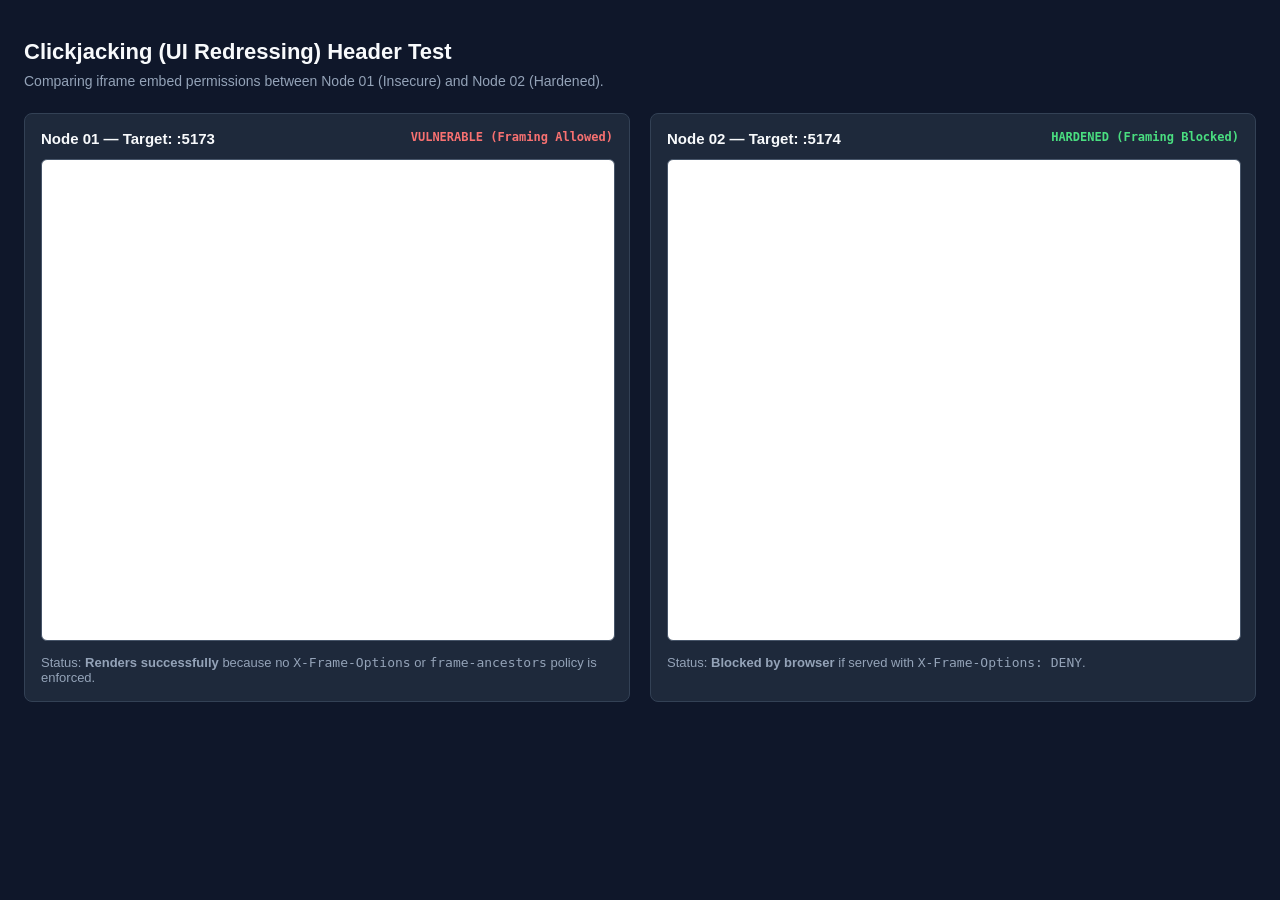
<file: security_poc/clickjacking_poc.html>
<!DOCTYPE html>
<html lang="en">
<head>
  <meta charset="UTF-8">
  <title>Clickjacking Framing Comparison Lab</title>
  <style>
    body {
      font-family: -apple-system, BlinkMacSystemFont, "Segoe UI", Roboto, sans-serif;
      background: #0f172a;
      color: #f8fafc;
      margin: 0;
      padding: 24px;
    }
    h1 { font-size: 22px; margin-bottom: 8px; }
    p { color: #94a3b8; margin-top: 0; margin-bottom: 24px; font-size: 14px; }
    .grid {
      display: grid;
      grid-template-columns: 1fr 1fr;
      gap: 20px;
    }
    .card {
      background: #1e293b;
      border-radius: 8px;
      padding: 16px;
      border: 1px solid #334155;
    }
    .card-title {
      font-weight: 600;
      font-size: 15px;
      margin-bottom: 12px;
      display: flex;
      justify-content: space-between;
    }
    .tag-vuln { color: #f87171; font-family: monospace; font-size: 12px; }
    .tag-sec { color: #4ade80; font-family: monospace; font-size: 12px; }
    iframe {
      width: 100%;
      height: 480px;
      border: 1px solid #475569;
      border-radius: 6px;
      background: #ffffff;
    }
    .explain {
      margin-top: 10px;
      font-size: 13px;
      color: #94a3b8;
    }
  </style>
</head>
<body>

  <h1>Clickjacking (UI Redressing) Header Test</h1>
  <p>Comparing iframe embed permissions between Node 01 (Insecure) and Node 02 (Hardened).</p>

  <div class="grid">
    <!-- Node 01: Insecure -->
    <div class="card">
      <div class="card-title">
        <span>Node 01 — Target: :5173</span>
        <span class="tag-vuln">VULNERABLE (Framing Allowed)</span>
      </div>
      <iframe src="http://localhost:5173/public-cases"></iframe>
      <div class="explain">
        Status: <strong>Renders successfully</strong> because no <code>X-Frame-Options</code> or <code>frame-ancestors</code> policy is enforced.
      </div>
    </div>

    <!-- Node 02: Hardened -->
    <div class="card">
      <div class="card-title">
        <span>Node 02 — Target: :5174</span>
        <span class="tag-sec">HARDENED (Framing Blocked)</span>
      </div>
      <iframe src="http://localhost:5174/public-cases"></iframe>
      <div class="explain">
        Status: <strong>Blocked by browser</strong> if served with <code>X-Frame-Options: DENY</code>.
      </div>
    </div>
  </div>

</body>
</html>
</file>
